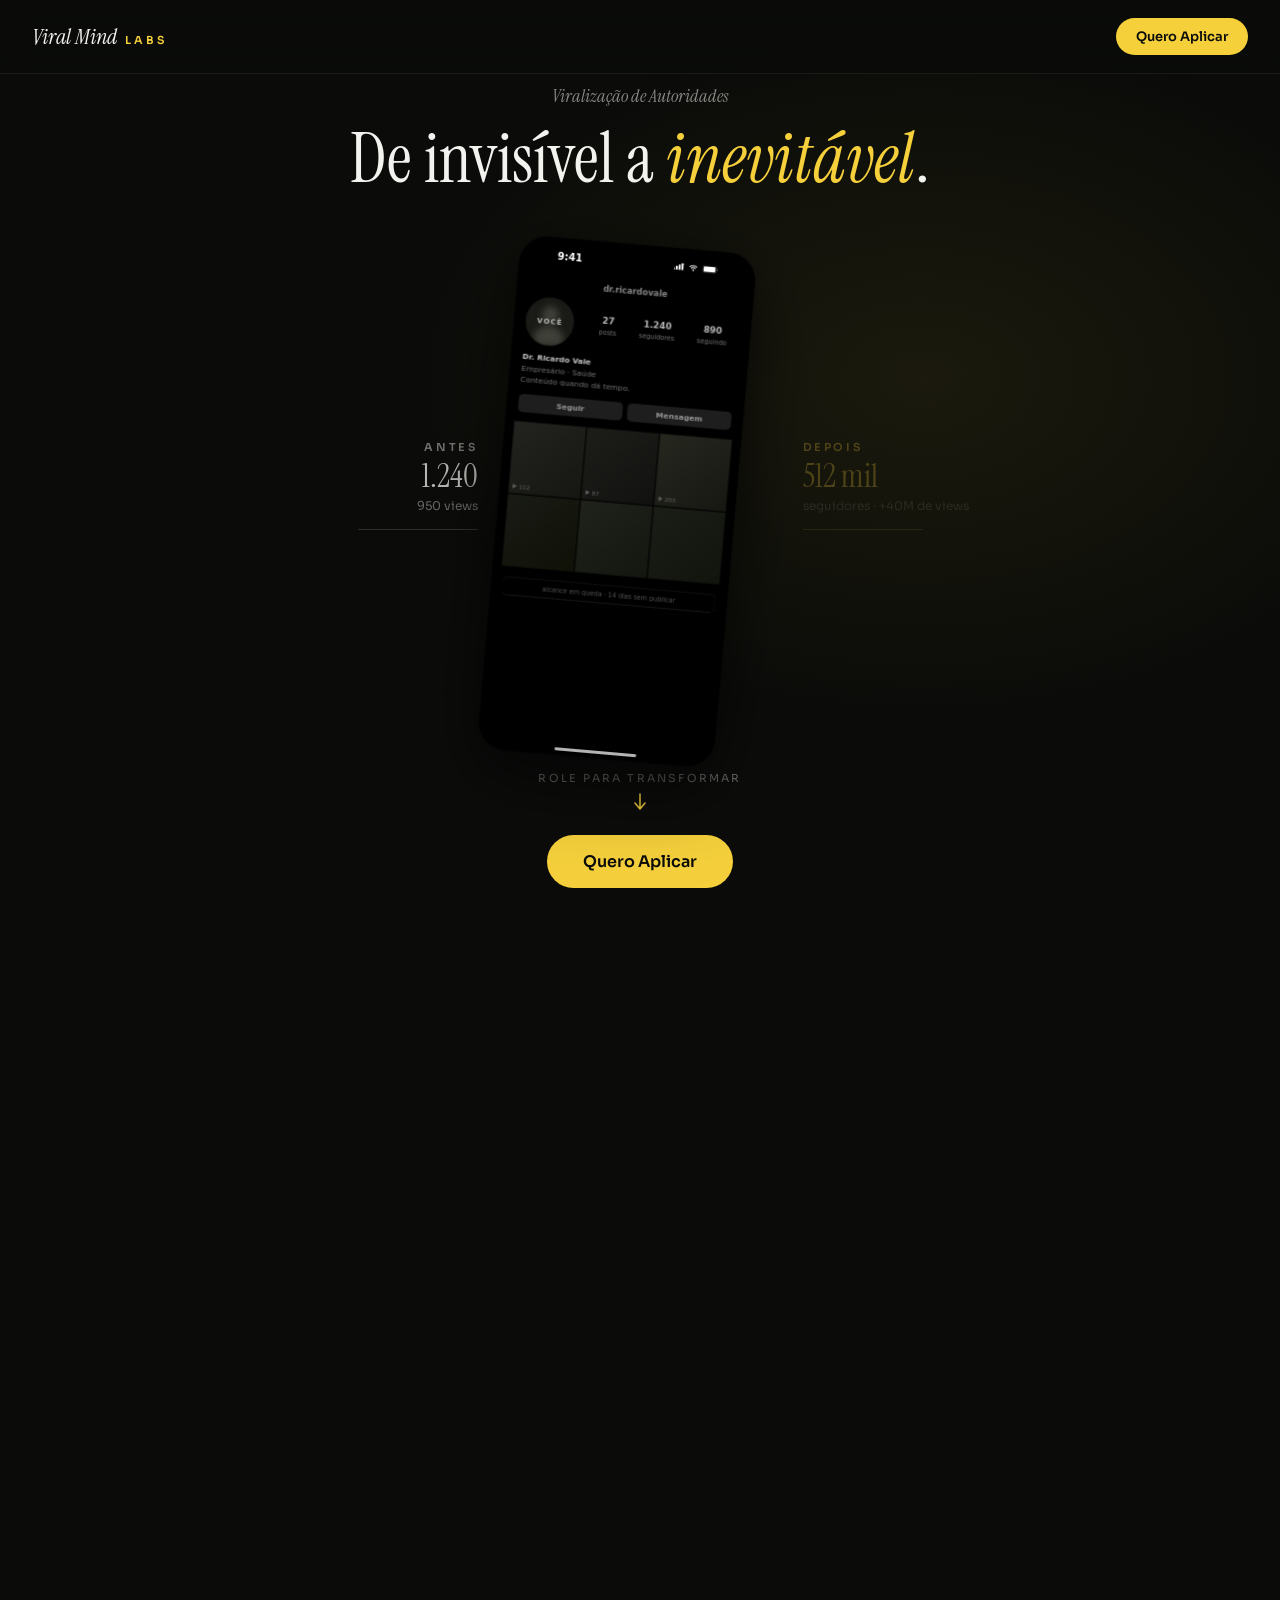
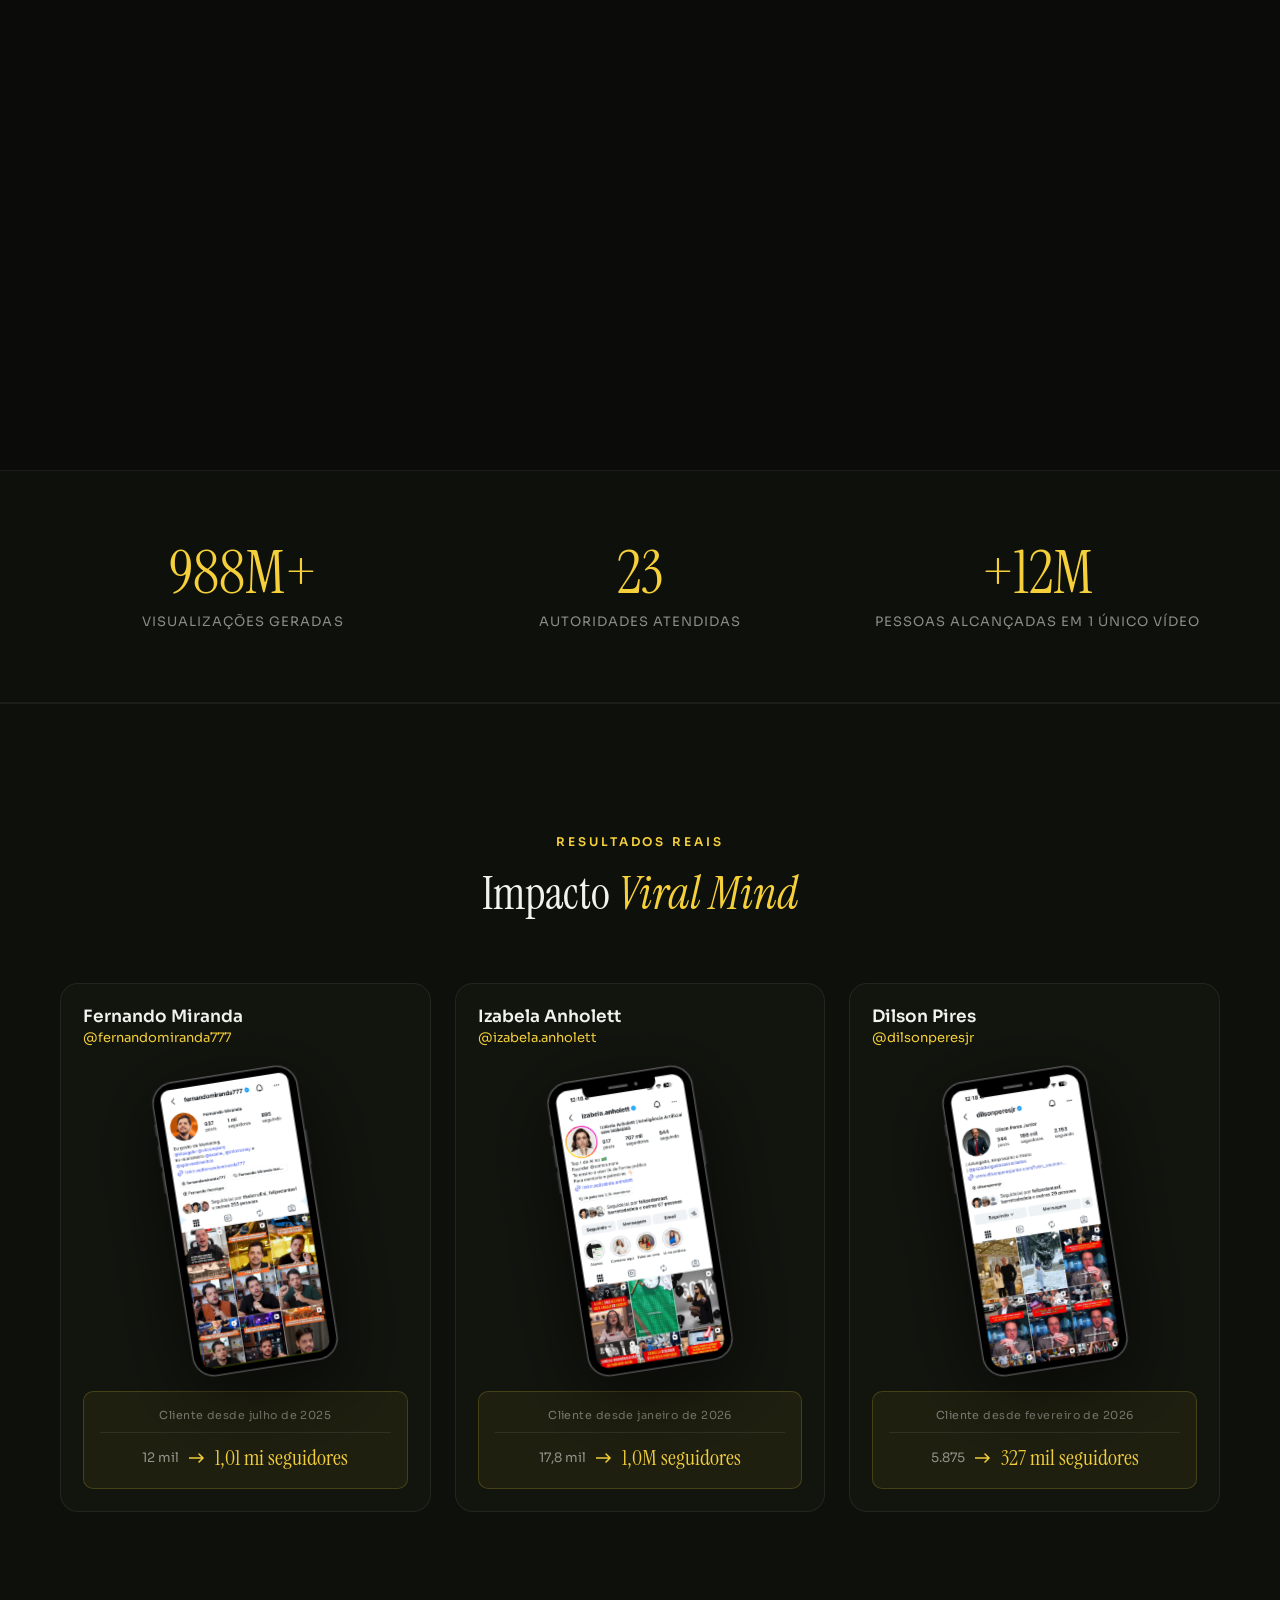
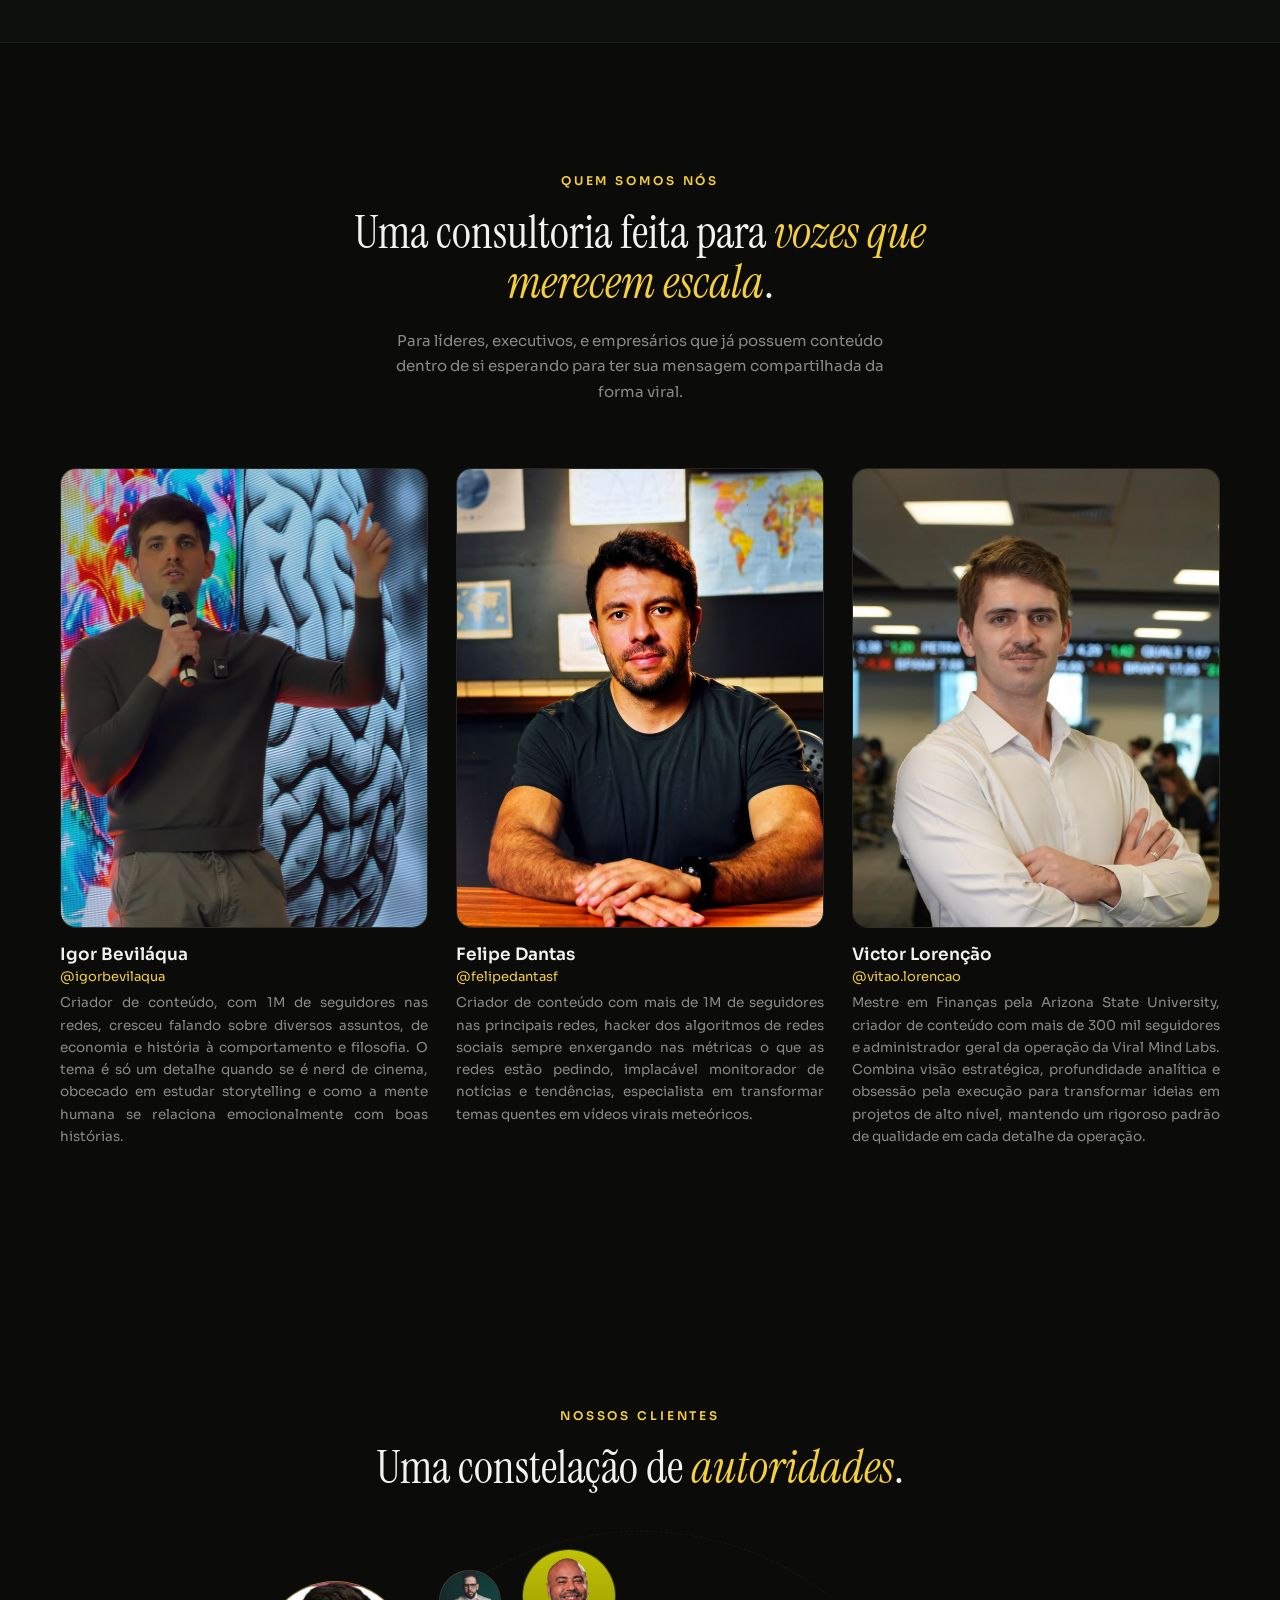
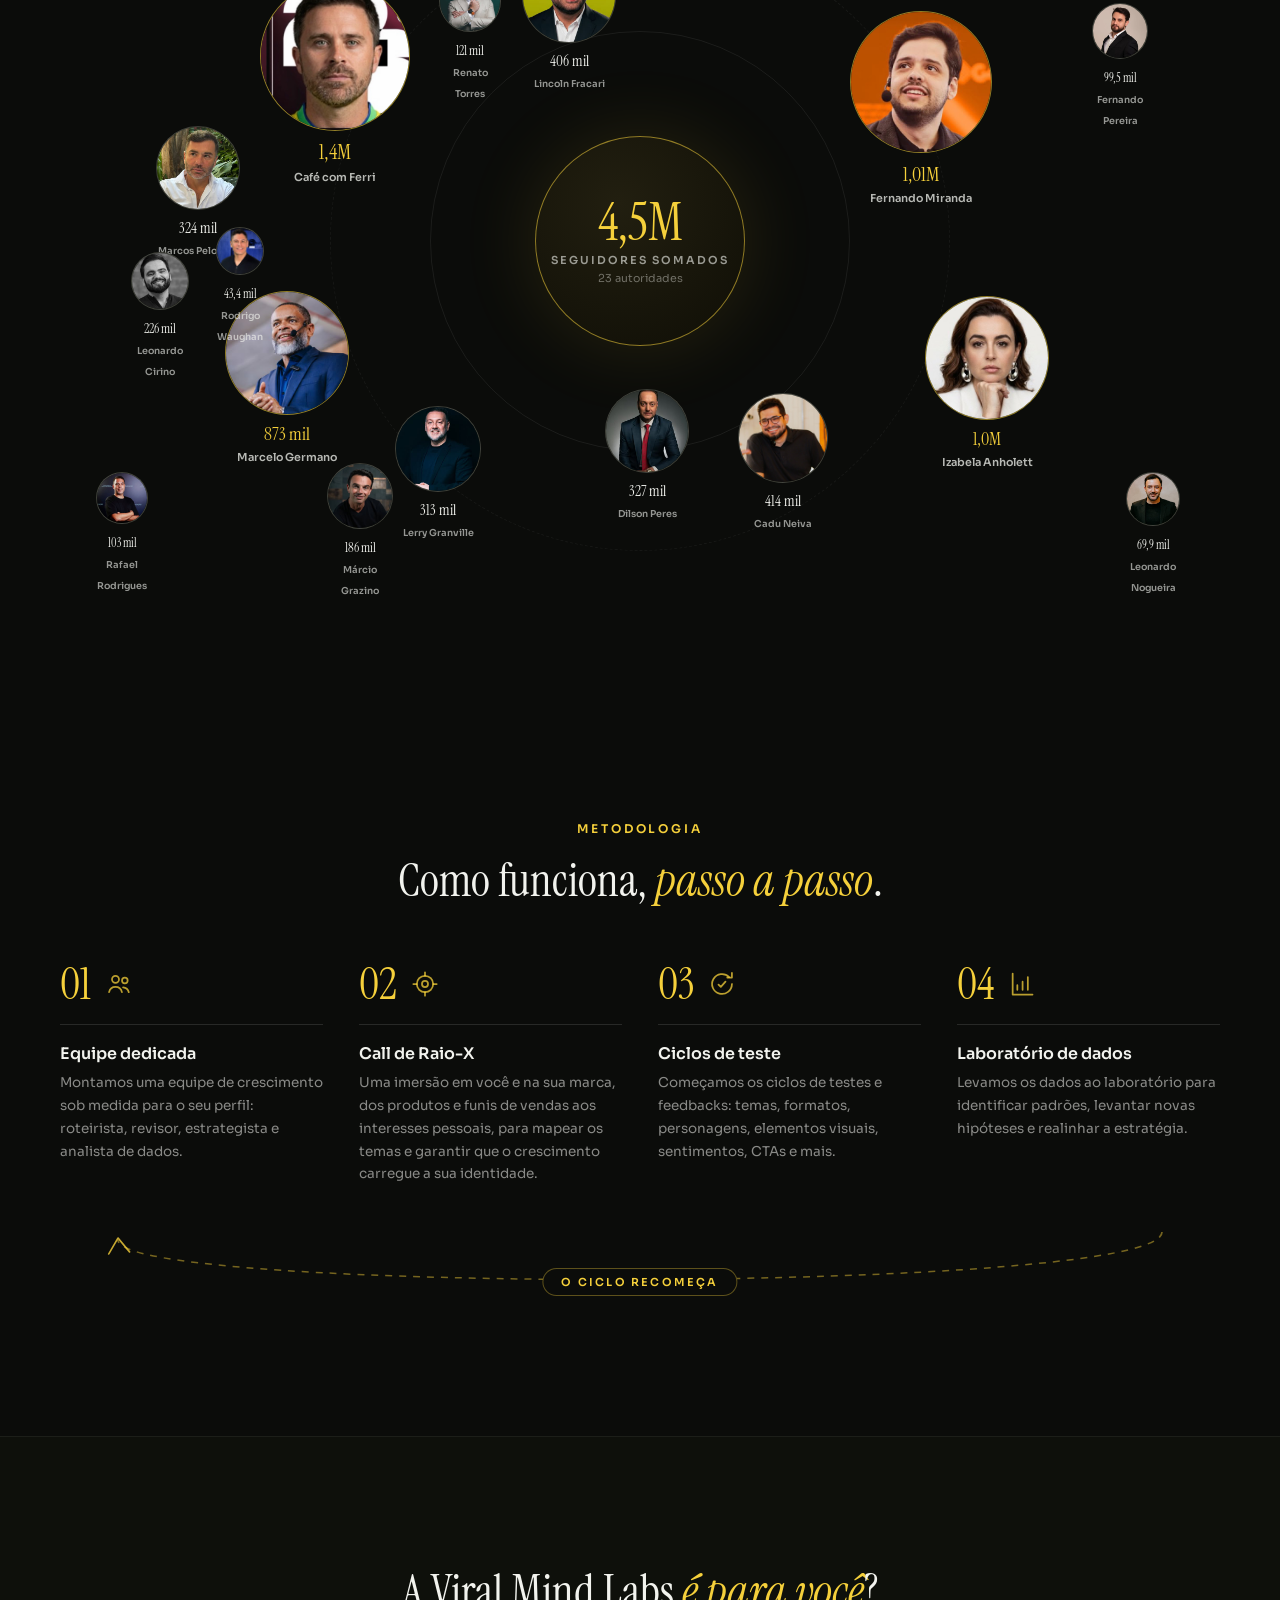
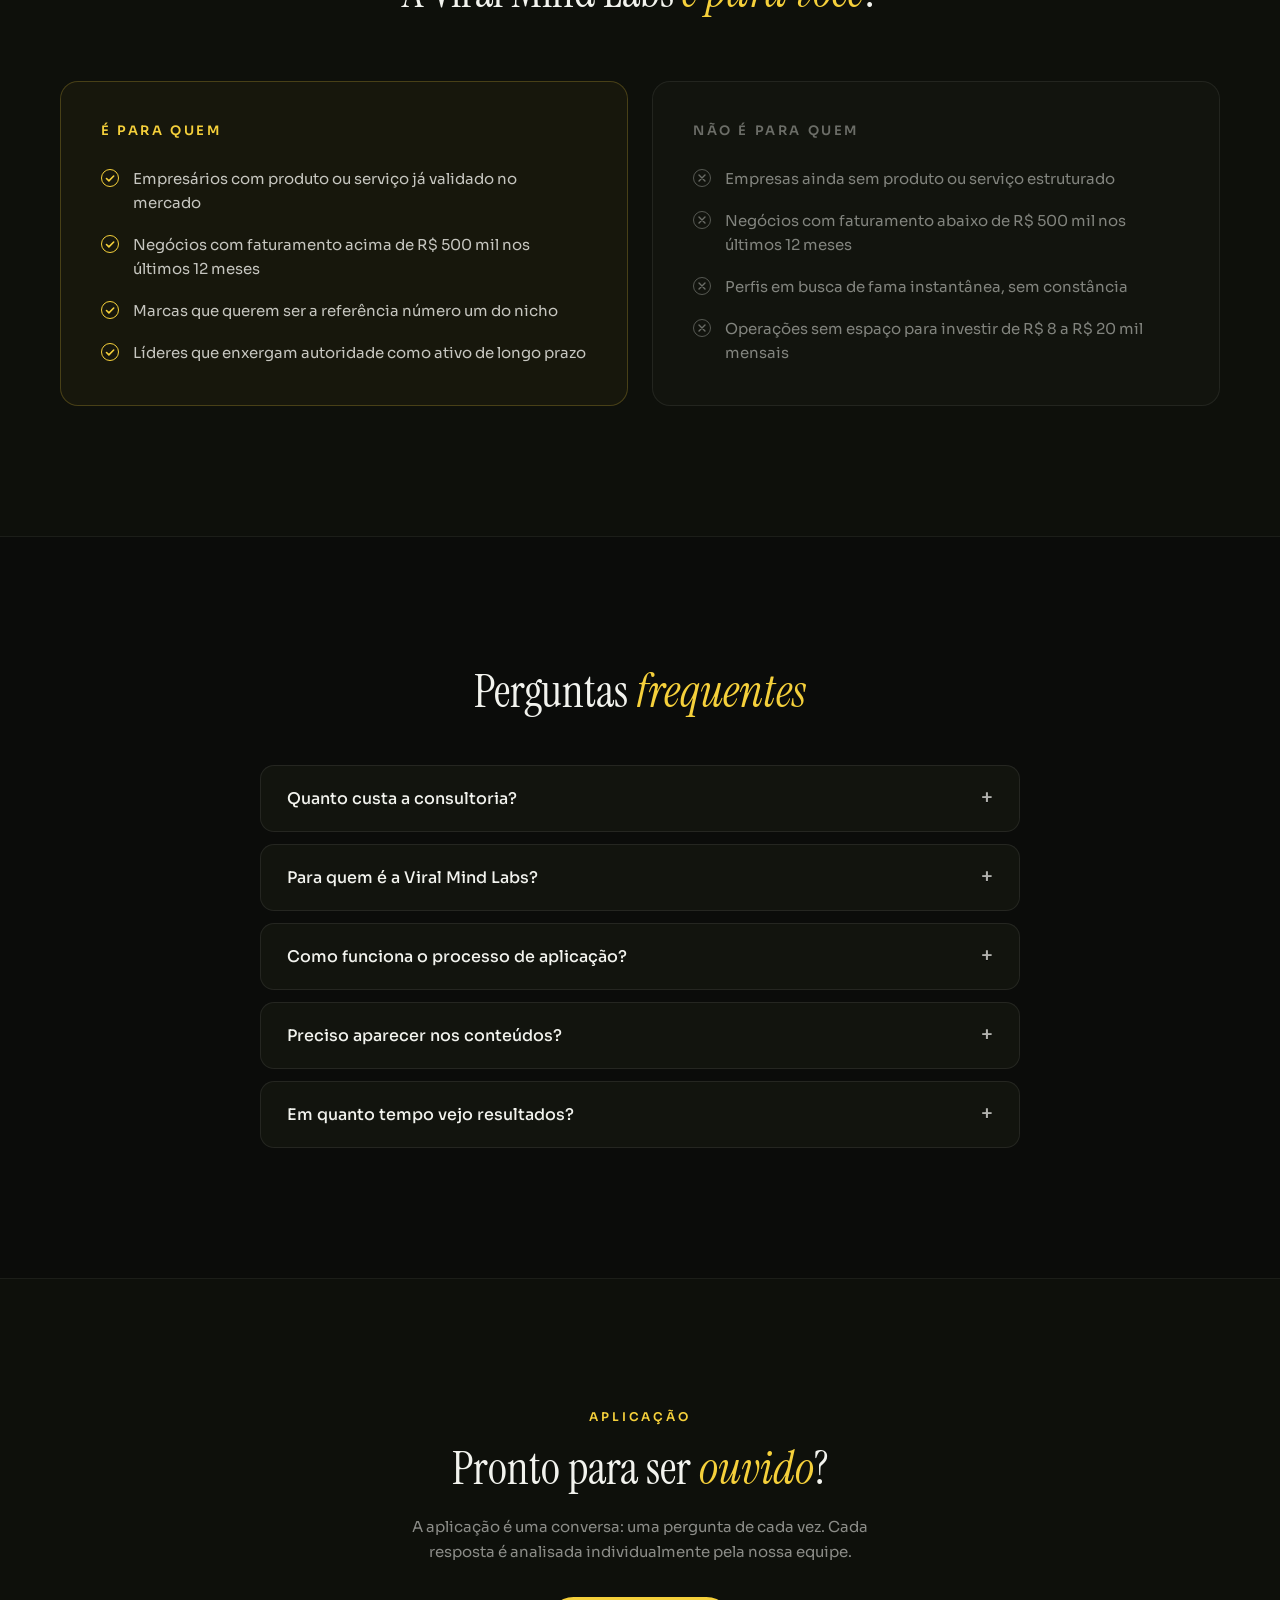
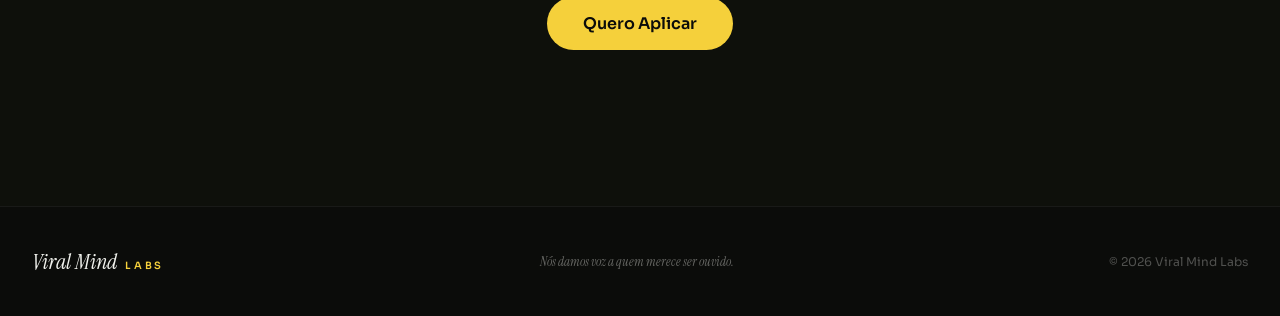
<file: index.html>
<!DOCTYPE html>
<html lang="pt-BR">
<head>
<meta charset="utf-8">
<meta name="viewport" content="width=device-width, initial-scale=1">
<title>Viral Mind Labs: De invisível a inevitável</title>
<meta name="description" content="Consultoria de viralização para autoridades: negócios acima de R$ 500 mil/ano que querem virar referência nas redes.">
<meta property="og:type" content="website">
<meta property="og:url" content="https://viralmindlabs.com/">
<meta property="og:site_name" content="Viral Mind Labs">
<meta property="og:title" content="Viral Mind Labs: De invisível a inevitável">
<meta property="og:description" content="Consultoria de viralização para autoridades: negócios acima de R$ 500 mil/ano que querem virar referência nas redes.">
<meta property="og:image" content="https://viralmindlabs.com/assets/img/og-image.jpg">
<meta property="og:image:width" content="1200">
<meta property="og:image:height" content="630">
<meta property="og:locale" content="pt_BR">
<meta name="twitter:card" content="summary_large_image">
<link rel="icon" type="image/svg+xml" href="assets/img/favicon.svg">
<link rel="preconnect" href="https://fonts.googleapis.com">
<link rel="preconnect" href="https://fonts.gstatic.com" crossorigin>
<link href="https://fonts.googleapis.com/css2?family=Instrument+Serif:ital@0;1&family=Sora:wght@300;400;500;600;700&display=swap" rel="stylesheet">
<link rel="stylesheet" href="style.css?v=12">
<script>
  // Links do OpenInApp chegam com &amp; no lugar de &. Limpa a query antes do Clarity
  // e do attribution.js: &amp; vira &, sai o prefixo amp; da chave, chave de campanha
  // em minúsculas e a primeira ocorrência não vazia vence. O hash fica como veio.
  (function (l, h) {
    try {
      var s = l.search;
      if (!s || !/&(amp|#38|#x26);|[?&]amp;/i.test(s)) return;
      var q = s.slice(1), i, next;
      for (i = 0; i < 5; i++) {
        next = q.replace(/&(amp|#38|#x26);/gi, "&");
        if (next === q) break;
        q = next;
      }
      var dec = function (x) { try { return decodeURIComponent(x.replace(/\+/g, " ")); } catch (err) { return x; } };
      var parts = q.split("&"), out = [], seen = {};
      for (i = 0; i < parts.length; i++) {
        if (!parts[i]) continue;
        var eq = parts[i].indexOf("=");
        var key = dec(eq < 0 ? parts[i] : parts[i].slice(0, eq)).trim();
        var val = eq < 0 ? "" : parts[i].slice(eq + 1);
        while (/^amp;/i.test(key)) key = key.slice(4).trim();
        if (!key) continue;
        if (/^(utm_|gclid$|fbclid$|vml_cid$)/i.test(key)) {
          key = key.toLowerCase();
          if (!dec(val).trim() || seen["k" + key]) continue;
          seen["k" + key] = 1;
        }
        out.push(encodeURIComponent(key) + (eq < 0 ? "" : "=" + val));
      }
      var clean = out.join("&");
      if ("?" + clean === s) return;
      h.replaceState(null, "", l.pathname + (clean ? "?" + clean : "") + l.hash);
    } catch (err) {}
  })(location, history);
</script>
<script type="text/javascript">
    (function(c,l,a,r,i,t,y){
        c[a]=c[a]||function(){(c[a].q=c[a].q||[]).push(arguments)};
        t=l.createElement(r);t.async=1;t.src="https://www.clarity.ms/tag/"+i;
        y=l.getElementsByTagName(r)[0];y.parentNode.insertBefore(t,y);
    })(window, document, "clarity", "script", "z4igsjjru1");
</script>
</head>
<body>

<header>
  <a class="logo" href="/">
    <span class="logo-main">Viral Mind</span>
    <span class="logo-sub">Labs</span>
  </a>
  <a href="/aplicar" class="btn btn-sm">Quero Aplicar</a>
</header>


<!-- HERO -->
<section id="hero">
  <div class="hero-sticky">
    <div class="hero-glow"></div>
    <div class="hero-inner">
      <p class="hero-kicker">Viralização de Autoridades</p>
      <h1 class="hero-title">De invisível a <em>inevitável</em>.</h1>
      <div class="hero-grid" data-r="g900-1">
        <div class="hero-label before" data-r="hide900" id="lblB">
          <span class="hero-label-tag">Antes</span>
          <span class="hero-label-num">1.240</span>
          <span class="hero-label-sub">950 views</span>
          <div class="hero-label-rule"></div>
        </div>

        <div id="phoneBox">
          <div id="phone">
            <div class="ios-device">
              <div class="ios-island"></div>
              <div class="ios-status">
                <span>9:41</span>
                <span class="ios-icons">
                  <svg width="19" height="12" viewBox="0 0 19 12"><rect x="0" y="7.5" width="3.2" height="4.5" rx="0.7"></rect><rect x="4.8" y="5" width="3.2" height="7" rx="0.7"></rect><rect x="9.6" y="2.5" width="3.2" height="9.5" rx="0.7"></rect><rect x="14.4" y="0" width="3.2" height="12" rx="0.7"></rect></svg>
                  <svg width="17" height="12" viewBox="0 0 17 12"><path d="M8.5 3.2C10.8 3.2 12.9 4.1 14.4 5.6L15.5 4.5C13.7 2.7 11.2 1.5 8.5 1.5C5.8 1.5 3.3 2.7 1.5 4.5L2.6 5.6C4.1 4.1 6.2 3.2 8.5 3.2Z"></path><path d="M8.5 6.8C9.9 6.8 11.1 7.3 12 8.2L13.1 7.1C11.8 5.9 10.2 5.1 8.5 5.1C6.8 5.1 5.2 5.9 3.9 7.1L5 8.2C5.9 7.3 7.1 6.8 8.5 6.8Z"></path><circle cx="8.5" cy="10.5" r="1.5"></circle></svg>
                  <svg width="27" height="13" viewBox="0 0 27 13"><rect x="0.5" y="0.5" width="23" height="12" rx="3.5" stroke="#fff" stroke-opacity="0.35" fill="none"></rect><rect x="2" y="2" width="20" height="9" rx="2"></rect><path d="M25 4.5V8.5C25.8 8.2 26.5 7.2 26.5 6.5C26.5 5.8 25.8 4.8 25 4.5Z" fill-opacity="0.4"></path></svg>
                </span>
              </div>
              <div class="ios-content">
                <!-- ANTES -->
                <div class="ig ig-before" id="ig-before">
                  <div class="ig-handle">dr.ricardovale</div>
                  <div class="ig-row">
                    <div class="ig-avatar"><svg viewBox="0 0 100 100"><circle cx="50" cy="36" r="17" fill="#3f4139"></circle><ellipse cx="50" cy="84" rx="30" ry="24" fill="#3f4139"></ellipse></svg><span>VOCÊ</span></div>
                    <div class="ig-stats">
                      <div class="ig-stat"><b>27</b><span>posts</span></div>
                      <div class="ig-stat"><b>1.240</b><span>seguidores</span></div>
                      <div class="ig-stat"><b>890</b><span>seguindo</span></div>
                    </div>
                  </div>
                  <div class="ig-bio"><strong>Dr. Ricardo Vale</strong><br><span>Empresário · Saúde<br>Conteúdo quando dá tempo.</span></div>
                  <div class="ig-actions"><div>Seguir</div><div>Mensagem</div></div>
                  <div class="ig-grid">
                    <div style="background:linear-gradient(140deg,#232420,#161713)"><span class="ig-grid-views"><svg width="8" height="8" viewBox="0 0 10 10"><path d="M1 0l8 5-8 5z" fill="#666"></path></svg>112</span></div>
                    <div style="background:linear-gradient(140deg,#1d1e1a,#121310)"><span class="ig-grid-views"><svg width="8" height="8" viewBox="0 0 10 10"><path d="M1 0l8 5-8 5z" fill="#666"></path></svg>87</span></div>
                    <div style="background:linear-gradient(140deg,#26271f,#171812)"><span class="ig-grid-views"><svg width="8" height="8" viewBox="0 0 10 10"><path d="M1 0l8 5-8 5z" fill="#666"></path></svg>203</span></div>
                    <div style="background:linear-gradient(140deg,#191b15,#101208)"></div>
                    <div style="background:linear-gradient(140deg,#20221c,#141610)"></div>
                    <div style="background:linear-gradient(140deg,#1b1d17,#12140e)"></div>
                  </div>
                  <div class="ig-empty-note">alcance em queda · 14 dias sem publicar</div>
                </div>

                <!-- DEPOIS -->
                <div class="ig ig-after" id="ig-after">
                  <div class="ig-handle-after">dr.ricardovale
                    <svg width="14" height="14" viewBox="0 0 24 22"><circle cx="12" cy="12" r="11" fill="#0095f6"></circle><path d="M7 12.5l3.2 3.2L17 9" stroke="#fff" stroke-width="2.4" fill="none" stroke-linecap="round" stroke-linejoin="round"></path></svg>
                  </div>
                  <div class="ig-row">
                    <div class="ig-avatar-ring"><div class="ig-avatar"><svg viewBox="0 0 100 100"><circle cx="50" cy="36" r="17" fill="#8a7430"></circle><ellipse cx="50" cy="84" rx="30" ry="24" fill="#8a7430"></ellipse></svg><span>VOCÊ</span></div></div>
                    <div class="ig-stats after">
                      <div class="ig-stat"><b data-morph-from="27" data-morph-to="312">312</b><span>posts</span></div>
                      <div class="ig-stat"><span class="ig-follow-count" data-morph-from="1240" data-morph-to="512000">512 mil</span><span>seguidores</span></div>
                      <div class="ig-stat"><b>412</b><span>seguindo</span></div>
                    </div>
                  </div>
                  <div class="ig-bio ig-bio-after"><strong>Dr. Ricardo Vale</strong> <span class="badge">· autoridade</span><br><span>Referência nacional em saúde<br>+40M de visualizações · Palestrante</span></div>
                  <div class="ig-highlights">
                    <div class="ig-highlight"><div class="ig-highlight-ring"><div></div></div><span>Imprensa</span></div>
                    <div class="ig-highlight"><div class="ig-highlight-ring"><div></div></div><span>Palestras</span></div>
                    <div class="ig-highlight"><div class="ig-highlight-ring"><div></div></div><span>Cases</span></div>
                    <div class="ig-highlight"><div class="ig-highlight-ring"><div></div></div><span>Bastidores</span></div>
                  </div>
                  <div class="ig-spark">
                    <span class="ig-spark-lbl">Crescimento · últimos 90 dias</span>
                    <svg viewBox="0 0 200 44" preserveAspectRatio="none">
                      <path id="spark-line" pathLength="100" d="M2 41 C 30 40, 52 37, 74 32 S 116 22, 140 15 S 178 5, 198 3" fill="none" stroke="#F5D03B" stroke-width="2" stroke-linecap="round"></path>
                    </svg>
                  </div>
                  <div class="ig-actions ig-actions-after"><div>Seguir</div><div>Mensagem</div></div>
                  <div class="ig-grid">
                    <div style="background:linear-gradient(150deg,#5a4c16,#141610)"><span class="ig-grid-views big"><svg width="9" height="9" viewBox="0 0 10 10"><path d="M1 0l8 5-8 5z" fill="#fff"></path></svg><span data-morph-from="112" data-morph-to="4100000">4,1 mi</span></span></div>
                    <div style="background:linear-gradient(150deg,#2e3b45,#10151a)"><span class="ig-grid-views big"><svg width="9" height="9" viewBox="0 0 10 10"><path d="M1 0l8 5-8 5z" fill="#fff"></path></svg><span data-morph-from="87" data-morph-to="2700000">2,7 mi</span></span></div>
                    <div style="background:linear-gradient(150deg,#4a3a1f,#171208)"><span class="ig-grid-views big"><svg width="9" height="9" viewBox="0 0 10 10"><path d="M1 0l8 5-8 5z" fill="#fff"></path></svg><span data-morph-from="203" data-morph-to="1900000">1,9 mi</span></span></div>
                    <div style="background:linear-gradient(150deg,#3f4a2c,#12160d)"><span class="ig-grid-views big"><svg width="9" height="9" viewBox="0 0 10 10"><path d="M1 0l8 5-8 5z" fill="#fff"></path></svg><span data-morph-from="64" data-morph-to="1400000">1,4 mi</span></span></div>
                    <div style="background:linear-gradient(150deg,#4a2f2f,#170f0f)"><span class="ig-grid-views big"><svg width="9" height="9" viewBox="0 0 10 10"><path d="M1 0l8 5-8 5z" fill="#fff"></path></svg><span data-morph-from="41" data-morph-to="980000">980 mil</span></span></div>
                    <div style="background:linear-gradient(150deg,#2f3f4a,#0f1417)"><span class="ig-grid-views big"><svg width="9" height="9" viewBox="0 0 10 10"><path d="M1 0l8 5-8 5z" fill="#fff"></path></svg><span data-morph-from="28" data-morph-to="870000">870 mil</span></span></div>
                  </div>
                  <div class="ig-float-pill" style="bottom:120px;left:10px;animation-duration:5s;animation-delay:-2s">
                    <span style="font-size:12px;font-weight:700;color:#F5D03B">+52,7 mil</span>
                    <span style="font-size:12px;color:#ddd">novos seguidores hoje</span>
                  </div>
                </div>
              </div>
              <div class="ios-home"><div class="ios-home-bar"></div></div>
            </div>
          </div>
        </div>

        <div class="hero-label after" data-r="hide900" id="lblA">
          <span class="hero-label-tag">Depois</span>
          <span class="hero-label-num">512 mil</span>
          <span class="hero-label-sub">seguidores · +40M de views</span>
          <div class="hero-label-rule"></div>
        </div>
      </div>

      <div id="hint">
        <span>Role para transformar</span>
        <svg width="14" height="18" viewBox="0 0 14 18"><path d="M7 1v14M2 10l5 6 5-6" stroke="#F5D03B" stroke-width="1.6" fill="none" stroke-linecap="round" stroke-linejoin="round"></path></svg>
      </div>
      <div class="hero-cta-row">
        <a href="/aplicar" class="btn">Quero Aplicar</a>
        <span class="hero-cta-note">Para negócios acima de R$ 500 mil/ano</span>
      </div>
    </div>
  </div>
</section>

<!-- NÚMEROS -->
<section id="numeros">
  <div class="wrap stats-grid" data-r="g600-1">
    <div data-reveal="0">
      <div class="stat-num"><span data-count-to="1046">0</span>M+</div>
      <div class="stat-label">Visualizações geradas</div>
    </div>
    <div data-reveal="1">
      <div class="stat-num"><span data-count-to="24">0</span></div>
      <div class="stat-label">Autoridades atendidas</div>
    </div>
    <div data-reveal="2">
      <div class="stat-num">+<span data-count-to="13">0</span>M</div>
      <div class="stat-label">Pessoas alcançadas em 1 único vídeo</div>
    </div>
  </div>
</section>

<!-- CASES -->
<section id="cases">
  <div class="wrap" data-r="pad">
    <p class="eyebrow" data-reveal="0">Resultados reais</p>
    <h2 data-reveal="1" style="margin-bottom:64px">Impacto <em>Viral Mind</em></h2>
    <div class="cases-grid" data-r="g900-1">
      <a class="case-card" href="https://www.instagram.com/fernandomiranda777/" target="_blank" rel="noopener noreferrer" data-reveal="2">
        <div><div class="case-name">Fernando Miranda</div><div class="case-handle">@fernandomiranda777</div></div>
        <div class="case-mockup">
          <img src="assets/img/case-fernando.png" alt="Perfil de @fernandomiranda777 hoje, resultado da consultoria Viral Mind Labs">
        </div>
        <div class="case-result">
          <span class="case-since">Cliente desde julho de 2025</span>
          <div class="case-growth">
            <span class="from">12 mil</span>
            <svg width="16" height="10" viewBox="0 0 16 10"><path d="M0 5h13M10 1l4 4-4 4" stroke="#F5D03B" stroke-width="1.5" fill="none" stroke-linecap="round"></path></svg>
            <span class="to">1,01 mi seguidores</span>
          </div>
        </div>
      </a>
      <a class="case-card" href="https://www.instagram.com/izabela.anholett/" target="_blank" rel="noopener noreferrer" data-reveal="3">
        <div><div class="case-name">Izabela Anholett</div><div class="case-handle">@izabela.anholett</div></div>
        <div class="case-mockup">
          <img src="assets/img/case-izabela.png" alt="Perfil de @izabela.anholett hoje, resultado da consultoria Viral Mind Labs">
        </div>
        <div class="case-result">
          <span class="case-since">Cliente desde janeiro de 2026</span>
          <div class="case-growth">
            <span class="from" data-ig-from="izabela.anholett">17,8 mil</span>
            <svg width="16" height="10" viewBox="0 0 16 10"><path d="M0 5h13M10 1l4 4-4 4" stroke="#F5D03B" stroke-width="1.5" fill="none" stroke-linecap="round"></path></svg>
            <span class="to" data-ig-to="izabela.anholett">1,0M seguidores</span>
          </div>
        </div>
      </a>
      <a class="case-card" href="https://www.instagram.com/dilsonperesjr/" target="_blank" rel="noopener noreferrer" data-reveal="4">
        <div><div class="case-name">Dilson Pires</div><div class="case-handle">@dilsonperesjr</div></div>
        <div class="case-mockup">
          <img src="assets/img/case-dilson.png" alt="Perfil de @dilsonperesjr hoje, resultado da consultoria Viral Mind Labs">
        </div>
        <div class="case-result">
          <span class="case-since">Cliente desde fevereiro de 2026</span>
          <div class="case-growth">
            <span class="from" data-ig-from="dilsonperesjr">5.875</span>
            <svg width="16" height="10" viewBox="0 0 16 10"><path d="M0 5h13M10 1l4 4-4 4" stroke="#F5D03B" stroke-width="1.5" fill="none" stroke-linecap="round"></path></svg>
            <span class="to" data-ig-to="dilsonperesjr">327 mil seguidores</span>
          </div>
        </div>
      </a>
    </div>
  </div>
</section>

<!-- QUEM SOMOS -->
<section id="quem-somos" data-r="pad">
  <div class="wrap">
    <p class="eyebrow" data-reveal="0">Quem somos nós</p>
    <h2 data-reveal="1">Uma consultoria feita para <em>vozes que merecem escala</em>.</h2>
    <p class="lede" data-reveal="2">Para líderes, executivos, e empresários que já possuem conteúdo dentro de si esperando para ter sua mensagem compartilhada da forma viral.</p>
    <div class="founders" data-r="g900-2">
      <div class="founder" data-reveal="2">
        <a class="founder-photo imgslot" href="https://www.instagram.com/igorbevilaqua/" target="_blank" rel="noopener noreferrer"><img src="assets/img/founder-igor.jpg" alt="Igor Beviláqua" style="object-position:center 15%"></a>
        <div>
          <div class="founder-name">Igor Beviláqua</div>
          <a class="founder-handle" href="https://www.instagram.com/igorbevilaqua/" target="_blank" rel="noopener noreferrer">@igorbevilaqua</a>
          <div class="founder-bio">Criador de conteúdo, com 1M de seguidores nas redes, cresceu falando sobre diversos assuntos, de economia e história à comportamento e filosofia. O tema é só um detalhe quando se é nerd de cinema, obcecado em estudar storytelling e como a mente humana se relaciona emocionalmente com boas histórias.</div>
        </div>
      </div>
      <div class="founder" data-reveal="3">
        <a class="founder-photo imgslot" href="https://www.instagram.com/felipedantasf/" target="_blank" rel="noopener noreferrer"><img src="assets/img/founder-felipe.jpg" alt="Felipe Dantas"></a>
        <div>
          <div class="founder-name">Felipe Dantas</div>
          <a class="founder-handle" href="https://www.instagram.com/felipedantasf/" target="_blank" rel="noopener noreferrer">@felipedantasf</a>
          <div class="founder-bio">Criador de conteúdo com mais de 1M de seguidores nas principais redes, hacker dos algoritmos de redes sociais sempre enxergando nas métricas o que as redes estão pedindo, implacável monitorador de notícias e tendências, especialista em transformar temas quentes em vídeos virais meteóricos.</div>
        </div>
      </div>
      <div class="founder" data-reveal="4">
        <a class="founder-photo imgslot" href="https://www.instagram.com/vitao.lorencao/" target="_blank" rel="noopener noreferrer"><img src="assets/img/founder-victor.jpg" alt="Victor Lorenção" style="object-position:center 10%"></a>
        <div>
          <div class="founder-name">Victor Lorenção</div>
          <a class="founder-handle" href="https://www.instagram.com/vitao.lorencao/" target="_blank" rel="noopener noreferrer">@vitao.lorencao</a>
          <div class="founder-bio">Mestre em Finanças pela Arizona State University, criador de conteúdo com mais de 300 mil seguidores e administrador geral da operação da Viral Mind Labs. Combina visão estratégica, profundidade analítica e obsessão pela execução para transformar ideias em projetos de alto nível, mantendo um rigoroso padrão de qualidade em cada detalhe da operação.</div>
        </div>
      </div>
    </div>
  </div>
</section>

<!-- NOSSOS CLIENTES -->
<section id="clientes">
  <div class="wrap">
    <p class="eyebrow" data-reveal="0">Nossos clientes</p>
    <h2 data-reveal="1" style="margin-bottom:48px;max-width:680px">Uma constelação de <em>autoridades</em>.</h2>

    <div id="const-wrap" data-r="hide900">
      <div id="const">
        <div class="const-ring" style="left:340px;top:90px;width:420px;height:420px;border:1px solid rgba(255,255,255,0.07)"></div>
        <div class="const-ring" style="left:240px;top:-10px;width:620px;height:620px;border:1px dashed rgba(255,255,255,0.05);animation:vmlSpin 120s linear infinite"></div>
        <div class="const-center">
          <b>4,5M</b>
          <span class="lbl">seguidores somados</span>
          <span class="sub">23 autoridades</span>
        </div>

        <a class="const-node" data-reveal="0" href="https://www.instagram.com/cafecomferri/" target="_blank" rel="noopener noreferrer" style="left:170px;top:40px;width:150px;animation-duration:7s">
          <div class="photo imgslot circle" style="width:150px;height:150px"><img src="assets/img/clientes/cliente-2.jpg" alt="Café com Ferri"></div>
          <div class="caption"><span class="num" data-ig="cafecomferri" style="font-size:21px">1,4M</span><br><span class="name">Café com Ferri</span></div>
        </a>
        <a class="const-node" data-reveal="1" href="https://www.instagram.com/fernandomiranda777/" target="_blank" rel="noopener noreferrer" style="left:760px;top:70px;width:142px;animation-duration:8s;animation-delay:-3s">
          <div class="photo imgslot circle" style="width:142px;height:142px"><img src="assets/img/clientes/cliente-16.jpg" alt="Fernando Miranda"></div>
          <div class="caption"><span class="num" data-ig="fernandomiranda777" style="font-size:20px">1,01M</span><br><span class="name">Fernando Miranda</span></div>
        </a>
        <a class="const-node" data-reveal="2" href="https://www.instagram.com/marcelogermanoeag/" target="_blank" rel="noopener noreferrer" style="left:135px;top:350px;width:124px;animation-duration:6.5s;animation-delay:-1.5s">
          <div class="photo imgslot circle" style="width:124px;height:124px"><img src="assets/img/clientes/cliente-1.jpg" alt="Marcelo Germano"></div>
          <div class="caption"><span class="num" data-ig="marcelogermanoeag" style="font-size:18px">873 mil</span><br><span class="name">Marcelo Germano</span></div>
        </a>
        <a class="const-node" data-reveal="3" href="https://www.instagram.com/izabela.anholett/" target="_blank" rel="noopener noreferrer" style="left:835px;top:355px;width:124px;animation-duration:7.5s;animation-delay:-5s">
          <div class="photo imgslot circle" style="width:124px;height:124px"><img src="assets/img/clientes/cliente-3.jpg" alt="Izabela Anholett"></div>
          <div class="caption"><span class="num" data-ig="izabela.anholett" style="font-size:18px">1,0M</span><br><span class="name">Izabela Anholett</span></div>
        </a>
        <a class="const-node dim" data-reveal="4" href="https://www.instagram.com/lincolnfracari/" target="_blank" rel="noopener noreferrer" style="left:432px;top:8px;width:94px;animation-duration:6s;animation-delay:-2s">
          <div class="photo imgslot circle" style="width:94px;height:94px"><img src="assets/img/clientes/cliente-5.jpg" alt="Lincoln Fracari"></div>
          <div class="caption"><span class="num" data-ig="lincolnfracari" style="font-size:15px">406 mil</span><br><span class="name">Lincoln Fracari</span></div>
        </a>
        <a class="const-node dim" data-reveal="5" href="https://www.instagram.com/caduneiva/" target="_blank" rel="noopener noreferrer" style="left:648px;top:452px;width:90px;animation-duration:7s;animation-delay:-4s">
          <div class="photo imgslot circle" style="width:90px;height:90px"><img src="assets/img/clientes/cliente-6.jpg" alt="Cadu Neiva"></div>
          <div class="caption"><span class="num" data-ig="caduneiva" style="font-size:15px">414 mil</span><br><span class="name">Cadu Neiva</span></div>
        </a>
        <a class="const-node dim" data-reveal="6" href="https://www.instagram.com/granvas/" target="_blank" rel="noopener noreferrer" style="left:305px;top:465px;width:86px;animation-duration:8s;animation-delay:-1s">
          <div class="photo imgslot circle" style="width:86px;height:86px"><img src="assets/img/clientes/cliente-7.jpg" alt="Lerry Granville"></div>
          <div class="caption"><span class="num" data-ig="granvas" style="font-size:15px">313 mil</span><br><span class="name">Lerry Granville</span></div>
        </a>
        <a class="const-node dim" data-reveal="7" href="https://www.instagram.com/marcospelozato.oficial/" target="_blank" rel="noopener noreferrer" style="left:66px;top:185px;width:84px;animation-duration:7.2s;animation-delay:-2.6s">
          <div class="photo imgslot circle" style="width:84px;height:84px"><img src="assets/img/clientes/cliente-9.jpg" alt="Marcos Pelozato"></div>
          <div class="caption"><span class="num" data-ig="marcospelozato.oficial" style="font-size:15px">324 mil</span><br><span class="name">Marcos Pelozato</span></div>
        </a>
        <a class="const-node dim" data-reveal="8" href="https://www.instagram.com/dilsonperesjr/" target="_blank" rel="noopener noreferrer" style="left:515px;top:448px;width:84px;animation-duration:6.2s;animation-delay:-5.2s">
          <div class="photo imgslot circle" style="width:84px;height:84px"><img src="assets/img/clientes/cliente-10.jpg" alt="Dilson Peres"></div>
          <div class="caption"><span class="num" data-ig="dilsonperesjr" style="font-size:15px">327 mil</span><br><span class="name">Dilson Peres</span></div>
        </a>
        <a class="const-node dim" data-reveal="9" href="https://www.instagram.com/marciograzino/" target="_blank" rel="noopener noreferrer" style="left:237px;top:522px;width:66px;animation-duration:6.4s;animation-delay:-1.8s">
          <div class="photo imgslot circle" style="width:66px;height:66px"><img src="assets/img/clientes/cliente-17.jpg" alt="Márcio Grazino"></div>
          <div class="caption"><span class="num" data-ig="marciograzino" style="font-size:13px">186 mil</span><br><span class="name">Márcio Grazino</span></div>
        </a>
        <a class="const-node dim" data-reveal="10" href="https://www.instagram.com/orenatotorres/" target="_blank" rel="noopener noreferrer" style="left:349px;top:29px;width:62px;animation-duration:7.4s">
          <div class="photo imgslot circle" style="width:62px;height:62px"><img src="assets/img/clientes/cliente-11.jpg" alt="Renato Torres"></div>
          <div class="caption"><span class="num" data-ig="orenatotorres" style="font-size:12.5px">121 mil</span><br><span class="name">Renato Torres</span></div>
        </a>
        <a class="const-node dim" data-reveal="11" href="https://www.instagram.com/leonardocirino/" target="_blank" rel="noopener noreferrer" style="left:41px;top:311px;width:58px;animation-duration:8.2s;animation-delay:-3.6s">
          <div class="photo imgslot circle" style="width:58px;height:58px"><img src="assets/img/clientes/cliente-18.jpg" alt="Leonardo Cirino"></div>
          <div class="caption"><span class="num" data-ig="leonardocirino" style="font-size:12.5px">226 mil</span><br><span class="name">Leonardo Cirino</span></div>
        </a>
        <a class="const-node dim" data-reveal="12" href="https://www.instagram.com/fernandopereira.finance/" target="_blank" rel="noopener noreferrer" style="left:1002px;top:62px;width:56px;animation-duration:7.8s;animation-delay:-4.6s">
          <div class="photo imgslot circle" style="width:56px;height:56px"><img src="assets/img/clientes/cliente-14.jpg" alt="Fernando Pereira"></div>
          <div class="caption"><span class="num" data-ig="fernandopereira.finance" style="font-size:12px">99,5 mil</span><br><span class="name">Fernando Pereira</span></div>
        </a>
        <a class="const-node dim" data-reveal="13" href="https://www.instagram.com/leonardorn/" target="_blank" rel="noopener noreferrer" style="left:1036px;top:531px;width:54px;animation-duration:7.6s">
          <div class="photo imgslot circle" style="width:54px;height:54px"><img src="assets/img/clientes/cliente-13.jpg" alt="Leonardo Nogueira"></div>
          <div class="caption"><span class="num" data-ig="leonardorn" style="font-size:12px">69,9 mil</span><br><span class="name">Leonardo Nogueira</span></div>
        </a>
        <a class="const-node dim" data-reveal="14" href="https://www.instagram.com/rafaelrodriguesluiz/" target="_blank" rel="noopener noreferrer" style="left:6px;top:531px;width:52px;animation-duration:6.9s">
          <div class="photo imgslot circle" style="width:52px;height:52px"><img src="assets/img/clientes/cliente-15.jpg" alt="Rafael Rodrigues"></div>
          <div class="caption"><span class="num" data-ig="rafaelrodriguesluiz" style="font-size:12px">103 mil</span><br><span class="name">Rafael Rodrigues</span></div>
        </a>
        <a class="const-node dim" data-reveal="16" href="https://www.instagram.com/rodrigowaughan/" target="_blank" rel="noopener noreferrer" style="left:126px;top:286px;width:48px;animation-duration:7.1s">
          <div class="photo imgslot circle" style="width:48px;height:48px"><img src="assets/img/clientes/cliente-20.jpg" alt="Rodrigo Waughan"></div>
          <div class="caption"><span class="num" data-ig="rodrigowaughan" style="font-size:12px">43,4 mil</span><br><span class="name">Rodrigo Waughan</span></div>
        </a>
      </div>
    </div>

    <div class="clientes-mobile" data-r="show900">
      <div class="clientes-mobile-stat"><b>4,5M</b><span>seguidores somados · 23 autoridades</span></div>
      <div class="clientes-avatars">
        <a class="ca-node" href="https://www.instagram.com/cafecomferri/" target="_blank" rel="noopener noreferrer">
          <div class="ca-photo"><img src="assets/img/clientes/cliente-2.jpg" alt="Café com Ferri"></div>
          <span class="ca-num" data-ig="cafecomferri">1,4M</span><span class="ca-name">Café com Ferri</span>
        </a>
        <a class="ca-node" href="https://www.instagram.com/fernandomiranda777/" target="_blank" rel="noopener noreferrer">
          <div class="ca-photo"><img src="assets/img/clientes/cliente-16.jpg" alt="Fernando Miranda"></div>
          <span class="ca-num" data-ig="fernandomiranda777">1,01M</span><span class="ca-name">Fernando Miranda</span>
        </a>
        <a class="ca-node" href="https://www.instagram.com/marcelogermanoeag/" target="_blank" rel="noopener noreferrer">
          <div class="ca-photo"><img src="assets/img/clientes/cliente-1.jpg" alt="Marcelo Germano"></div>
          <span class="ca-num" data-ig="marcelogermanoeag">873 mil</span><span class="ca-name">Marcelo Germano</span>
        </a>
        <a class="ca-node" href="https://www.instagram.com/izabela.anholett/" target="_blank" rel="noopener noreferrer">
          <div class="ca-photo"><img src="assets/img/clientes/cliente-3.jpg" alt="Izabela Anholett"></div>
          <span class="ca-num" data-ig="izabela.anholett">1,0M</span><span class="ca-name">Izabela Anholett</span>
        </a>
        <a class="ca-node" href="https://www.instagram.com/lincolnfracari/" target="_blank" rel="noopener noreferrer">
          <div class="ca-photo"><img src="assets/img/clientes/cliente-5.jpg" alt="Lincoln Fracari"></div>
          <span class="ca-num" data-ig="lincolnfracari">406 mil</span><span class="ca-name">Lincoln Fracari</span>
        </a>
        <a class="ca-node" href="https://www.instagram.com/caduneiva/" target="_blank" rel="noopener noreferrer">
          <div class="ca-photo"><img src="assets/img/clientes/cliente-6.jpg" alt="Cadu Neiva"></div>
          <span class="ca-num" data-ig="caduneiva">414 mil</span><span class="ca-name">Cadu Neiva</span>
        </a>
        <a class="ca-node" href="https://www.instagram.com/granvas/" target="_blank" rel="noopener noreferrer">
          <div class="ca-photo"><img src="assets/img/clientes/cliente-7.jpg" alt="Lerry Granville"></div>
          <span class="ca-num" data-ig="granvas">313 mil</span><span class="ca-name">Lerry Granville</span>
        </a>
        <a class="ca-node" href="https://www.instagram.com/marcospelozato.oficial/" target="_blank" rel="noopener noreferrer">
          <div class="ca-photo"><img src="assets/img/clientes/cliente-9.jpg" alt="Marcos Pelozato"></div>
          <span class="ca-num" data-ig="marcospelozato.oficial">324 mil</span><span class="ca-name">Marcos Pelozato</span>
        </a>
        <a class="ca-node" href="https://www.instagram.com/dilsonperesjr/" target="_blank" rel="noopener noreferrer">
          <div class="ca-photo"><img src="assets/img/clientes/cliente-10.jpg" alt="Dilson Peres"></div>
          <span class="ca-num" data-ig="dilsonperesjr">327 mil</span><span class="ca-name">Dilson Peres</span>
        </a>
        <a class="ca-node" href="https://www.instagram.com/marciograzino/" target="_blank" rel="noopener noreferrer">
          <div class="ca-photo"><img src="assets/img/clientes/cliente-17.jpg" alt="Márcio Grazino"></div>
          <span class="ca-num" data-ig="marciograzino">186 mil</span><span class="ca-name">Márcio Grazino</span>
        </a>
        <a class="ca-node" href="https://www.instagram.com/orenatotorres/" target="_blank" rel="noopener noreferrer">
          <div class="ca-photo"><img src="assets/img/clientes/cliente-11.jpg" alt="Renato Torres"></div>
          <span class="ca-num" data-ig="orenatotorres">121 mil</span><span class="ca-name">Renato Torres</span>
        </a>
        <a class="ca-node" href="https://www.instagram.com/leonardocirino/" target="_blank" rel="noopener noreferrer">
          <div class="ca-photo"><img src="assets/img/clientes/cliente-18.jpg" alt="Leonardo Cirino"></div>
          <span class="ca-num" data-ig="leonardocirino">226 mil</span><span class="ca-name">Leonardo Cirino</span>
        </a>
        <a class="ca-node" href="https://www.instagram.com/fernandopereira.finance/" target="_blank" rel="noopener noreferrer">
          <div class="ca-photo"><img src="assets/img/clientes/cliente-14.jpg" alt="Fernando Pereira"></div>
          <span class="ca-num" data-ig="fernandopereira.finance">99,5 mil</span><span class="ca-name">Fernando Pereira</span>
        </a>
        <a class="ca-node" href="https://www.instagram.com/leonardorn/" target="_blank" rel="noopener noreferrer">
          <div class="ca-photo"><img src="assets/img/clientes/cliente-13.jpg" alt="Leonardo Nogueira"></div>
          <span class="ca-num" data-ig="leonardorn">69,9 mil</span><span class="ca-name">Leonardo Nogueira</span>
        </a>
        <a class="ca-node" href="https://www.instagram.com/rafaelrodriguesluiz/" target="_blank" rel="noopener noreferrer">
          <div class="ca-photo"><img src="assets/img/clientes/cliente-15.jpg" alt="Rafael Rodrigues"></div>
          <span class="ca-num" data-ig="rafaelrodriguesluiz">103 mil</span><span class="ca-name">Rafael Rodrigues</span>
        </a>
        <a class="ca-node" href="https://www.instagram.com/rodrigowaughan/" target="_blank" rel="noopener noreferrer">
          <div class="ca-photo"><img src="assets/img/clientes/cliente-20.jpg" alt="Rodrigo Waughan"></div>
          <span class="ca-num" data-ig="rodrigowaughan">43,4 mil</span><span class="ca-name">Rodrigo Waughan</span>
        </a>
      </div>
    </div>
  </div>
</section>

<!-- METODOLOGIA -->
<section id="metodologia" data-r="pad">
  <div class="wrap">
    <p class="eyebrow" data-reveal="0">Metodologia</p>
    <h2 data-reveal="1" style="margin-bottom:56px">Como funciona, <em>passo a passo</em>.</h2>
    <div>
      <div class="steps" data-r="g900-2">
        <div data-reveal="2">
          <div class="step-head">
            <div class="step-n">01</div>
            <svg width="28" height="28" viewBox="0 0 24 24" fill="none" stroke="rgba(245,208,59,0.75)" stroke-width="1.5" stroke-linecap="round" stroke-linejoin="round"><circle cx="9" cy="8" r="3"></circle><path d="M3.5 19c.7-3 2.9-4.5 5.5-4.5s4.8 1.5 5.5 4.5"></path><circle cx="17" cy="9" r="2.4"></circle><path d="M15.5 14.8c2.3.2 4.2 1.5 4.9 4.2"></path></svg>
          </div>
          <div class="step-rule"></div>
          <div class="step-title">Equipe dedicada</div>
          <div class="step-desc">Montamos uma equipe de crescimento sob medida para o seu perfil: roteirista, revisor, estrategista e analista de dados.</div>
        </div>
        <div data-reveal="3">
          <div class="step-head">
            <div class="step-n">02</div>
            <svg width="28" height="28" viewBox="0 0 24 24" fill="none" stroke="rgba(245,208,59,0.75)" stroke-width="1.5" stroke-linecap="round"><circle cx="12" cy="12" r="7"></circle><circle cx="12" cy="12" r="2.6"></circle><path d="M12 2v3M12 19v3M2 12h3M19 12h3"></path></svg>
          </div>
          <div class="step-rule"></div>
          <div class="step-title">Call de Raio-X</div>
          <div class="step-desc">Uma imersão em você e na sua marca, dos produtos e funis de vendas aos interesses pessoais, para mapear os temas e garantir que o crescimento carregue a sua identidade.</div>
        </div>
        <div data-reveal="4">
          <div class="step-head">
            <div class="step-n">03</div>
            <svg width="28" height="28" viewBox="0 0 24 24" fill="none" stroke="rgba(245,208,59,0.75)" stroke-width="1.5" stroke-linecap="round" stroke-linejoin="round"><path d="M20.5 12a8.5 8.5 0 1 1-2.4-5.9"></path><path d="M20.5 2.5v4h-4"></path><path d="M9 12.5l2 2 4-4.5"></path></svg>
          </div>
          <div class="step-rule"></div>
          <div class="step-title">Ciclos de teste</div>
          <div class="step-desc">Começamos os ciclos de testes e feedbacks: temas, formatos, personagens, elementos visuais, sentimentos, CTAs e mais.</div>
        </div>
        <div data-reveal="5">
          <div class="step-head">
            <div class="step-n">04</div>
            <svg width="28" height="28" viewBox="0 0 24 24" fill="none" stroke="rgba(245,208,59,0.75)" stroke-width="1.5" stroke-linecap="round" stroke-linejoin="round"><path d="M4 3v18h17"></path><path d="M8 17v-4M12.5 17v-7M17 17V6"></path></svg>
          </div>
          <div class="step-rule"></div>
          <div class="step-title">Laboratório de dados</div>
          <div class="step-desc">Levamos os dados ao laboratório para identificar padrões, levantar novas hipóteses e realinhar a estratégia.</div>
        </div>
      </div>
      <div class="step-loop" data-reveal="6" data-r="hide900">
        <svg viewBox="0 0 1000 80" preserveAspectRatio="none"><path d="M950 6 C 950 68, 50 68, 50 14" fill="none" stroke="rgba(245,208,59,0.45)" stroke-width="1.5" stroke-dasharray="6 6"></path><path d="M42 28 L50 12 L60 26" fill="none" stroke="rgba(245,208,59,0.8)" stroke-width="1.5" stroke-linecap="round" stroke-linejoin="round"></path></svg>
        <span>O ciclo recomeça</span>
      </div>
      <div class="step-loop-mobile" data-r="show900"><span>↺ O ciclo recomeça</span></div>
    </div>
  </div>
</section>

<!-- PARA QUEM É -->
<section id="para-quem">
  <div class="wrap" data-r="pad">
    <h2 data-reveal="0" style="margin-bottom:64px">A Viral Mind Labs <em>é para você</em>?</h2>
    <div class="fit-grid" data-r="g900-1">
      <div class="fit-card yes" data-reveal="1">
        <div class="fit-title">É para quem</div>
        <div class="fit-list">
          <div class="fit-item"><svg width="18" height="18" viewBox="0 0 18 18"><circle cx="9" cy="9" r="8.5" fill="none" stroke="#F5D03B"></circle><path d="M5.5 9.5l2.4 2.4L12.7 7" stroke="#F5D03B" stroke-width="1.6" fill="none" stroke-linecap="round" stroke-linejoin="round"></path></svg><span>Empresários com produto ou serviço já validado no mercado</span></div>
          <div class="fit-item"><svg width="18" height="18" viewBox="0 0 18 18"><circle cx="9" cy="9" r="8.5" fill="none" stroke="#F5D03B"></circle><path d="M5.5 9.5l2.4 2.4L12.7 7" stroke="#F5D03B" stroke-width="1.6" fill="none" stroke-linecap="round" stroke-linejoin="round"></path></svg><span>Negócios com faturamento acima de R$ 500 mil nos últimos 12 meses</span></div>
          <div class="fit-item"><svg width="18" height="18" viewBox="0 0 18 18"><circle cx="9" cy="9" r="8.5" fill="none" stroke="#F5D03B"></circle><path d="M5.5 9.5l2.4 2.4L12.7 7" stroke="#F5D03B" stroke-width="1.6" fill="none" stroke-linecap="round" stroke-linejoin="round"></path></svg><span>Marcas que querem ser a referência número um do nicho</span></div>
          <div class="fit-item"><svg width="18" height="18" viewBox="0 0 18 18"><circle cx="9" cy="9" r="8.5" fill="none" stroke="#F5D03B"></circle><path d="M5.5 9.5l2.4 2.4L12.7 7" stroke="#F5D03B" stroke-width="1.6" fill="none" stroke-linecap="round" stroke-linejoin="round"></path></svg><span>Líderes que enxergam autoridade como ativo de longo prazo</span></div>
        </div>
      </div>
      <div class="fit-card no" data-reveal="2">
        <div class="fit-title">Não é para quem</div>
        <div class="fit-list">
          <div class="fit-item"><svg width="18" height="18" viewBox="0 0 18 18"><circle cx="9" cy="9" r="8.5" fill="none" stroke="rgba(242,243,238,0.3)"></circle><path d="M6 6l6 6M12 6l-6 6" stroke="rgba(242,243,238,0.4)" stroke-width="1.4" stroke-linecap="round"></path></svg><span>Empresas ainda sem produto ou serviço estruturado</span></div>
          <div class="fit-item"><svg width="18" height="18" viewBox="0 0 18 18"><circle cx="9" cy="9" r="8.5" fill="none" stroke="rgba(242,243,238,0.3)"></circle><path d="M6 6l6 6M12 6l-6 6" stroke="rgba(242,243,238,0.4)" stroke-width="1.4" stroke-linecap="round"></path></svg><span>Negócios com faturamento abaixo de R$ 500 mil nos últimos 12 meses</span></div>
          <div class="fit-item"><svg width="18" height="18" viewBox="0 0 18 18"><circle cx="9" cy="9" r="8.5" fill="none" stroke="rgba(242,243,238,0.3)"></circle><path d="M6 6l6 6M12 6l-6 6" stroke="rgba(242,243,238,0.4)" stroke-width="1.4" stroke-linecap="round"></path></svg><span>Perfis em busca de fama instantânea, sem constância</span></div>
          <div class="fit-item"><svg width="18" height="18" viewBox="0 0 18 18"><circle cx="9" cy="9" r="8.5" fill="none" stroke="rgba(242,243,238,0.3)"></circle><path d="M6 6l6 6M12 6l-6 6" stroke="rgba(242,243,238,0.4)" stroke-width="1.4" stroke-linecap="round"></path></svg><span>Operações sem espaço para investir de R$ 8 a R$ 20 mil mensais</span></div>
        </div>
      </div>
    </div>
  </div>
</section>

<!-- FAQ -->
<section id="faq">
  <div class="wrap-narrow">
    <h2 data-reveal="0" style="margin-bottom:48px">Perguntas <em>frequentes</em></h2>
    <div class="faq-list" data-reveal="1">
      <div class="faq-item">
        <button class="faq-q" type="button"><span>Quanto custa a consultoria?</span><span class="faq-icon">+</span></button>
        <div class="faq-a">O investimento varia entre R$ 8 mil e R$ 20 mil por mês, de acordo com o escopo definido após a análise do seu perfil e dos seus objetivos.</div>
      </div>
      <div class="faq-item">
        <button class="faq-q" type="button"><span>Para quem é a Viral Mind Labs?</span><span class="faq-icon">+</span></button>
        <div class="faq-a">Para empresários que já possuem produto ou serviço estruturado e faturamento anual acima de R$ 500 mil, e que querem transformar sua expertise em autoridade digital.</div>
      </div>
      <div class="faq-item">
        <button class="faq-q" type="button"><span>Como funciona o processo de aplicação?</span><span class="faq-icon">+</span></button>
        <div class="faq-a">Você preenche o formulário de aplicação, nossa equipe analisa suas respostas e, havendo compatibilidade de perfil, entramos em contato o mais rápido possível para uma conversa inicial.</div>
      </div>
      <div class="faq-item">
        <button class="faq-q" type="button"><span>Preciso aparecer nos conteúdos?</span><span class="faq-icon">+</span></button>
        <div class="faq-a">Sim. A metodologia é construída em torno da sua imagem como autoridade: você é a voz do projeto. Nossa equipe cuida de estratégia, roteiro e orientações de edição.</div>
      </div>
      <div class="faq-item">
        <button class="faq-q" type="button"><span>Em quanto tempo vejo resultados?</span><span class="faq-icon">+</span></button>
        <div class="faq-a">Cada perfil se comporta diferente. O ritmo de crescimento depende do nicho, da constância e do ponto de partida. É possível entrarmos numa espiral de crescimento em 1 semana? sim, já aconteceu, mas não é provável. A jornada dura 1 ano e em média de 60 a 90 dias é o necessário para os grandes resultados aparecerem.</div>
      </div>
    </div>
  </div>
</section>

<!-- APLICAÇÃO -->
<section id="aplicar">
  <div class="wrap-narrow">
    <p class="eyebrow" data-reveal="0">Aplicação</p>
    <h2 data-reveal="1">Pronto para ser <em>ouvido</em>?</h2>
    <p class="lede" data-reveal="2">A aplicação é uma conversa: uma pergunta de cada vez. Cada resposta é analisada individualmente pela nossa equipe.</p>
    <p class="aplicar-cta" data-reveal="3"><a href="/aplicar" class="btn">Quero Aplicar</a></p>
  </div>
</section>

<footer>
  <div class="logo">
    <span class="logo-main">Viral Mind</span>
    <span class="logo-sub" style="font-size:10px">Labs</span>
  </div>
  <span class="footer-tag">Nós damos voz a quem merece ser ouvido.</span>
  <span class="footer-copy">© 2026 Viral Mind Labs</span>
</footer>

<script src="/attribution.js?v=16"></script>
<script src="script.js?v=12"></script>
</body>
</html>
</file>
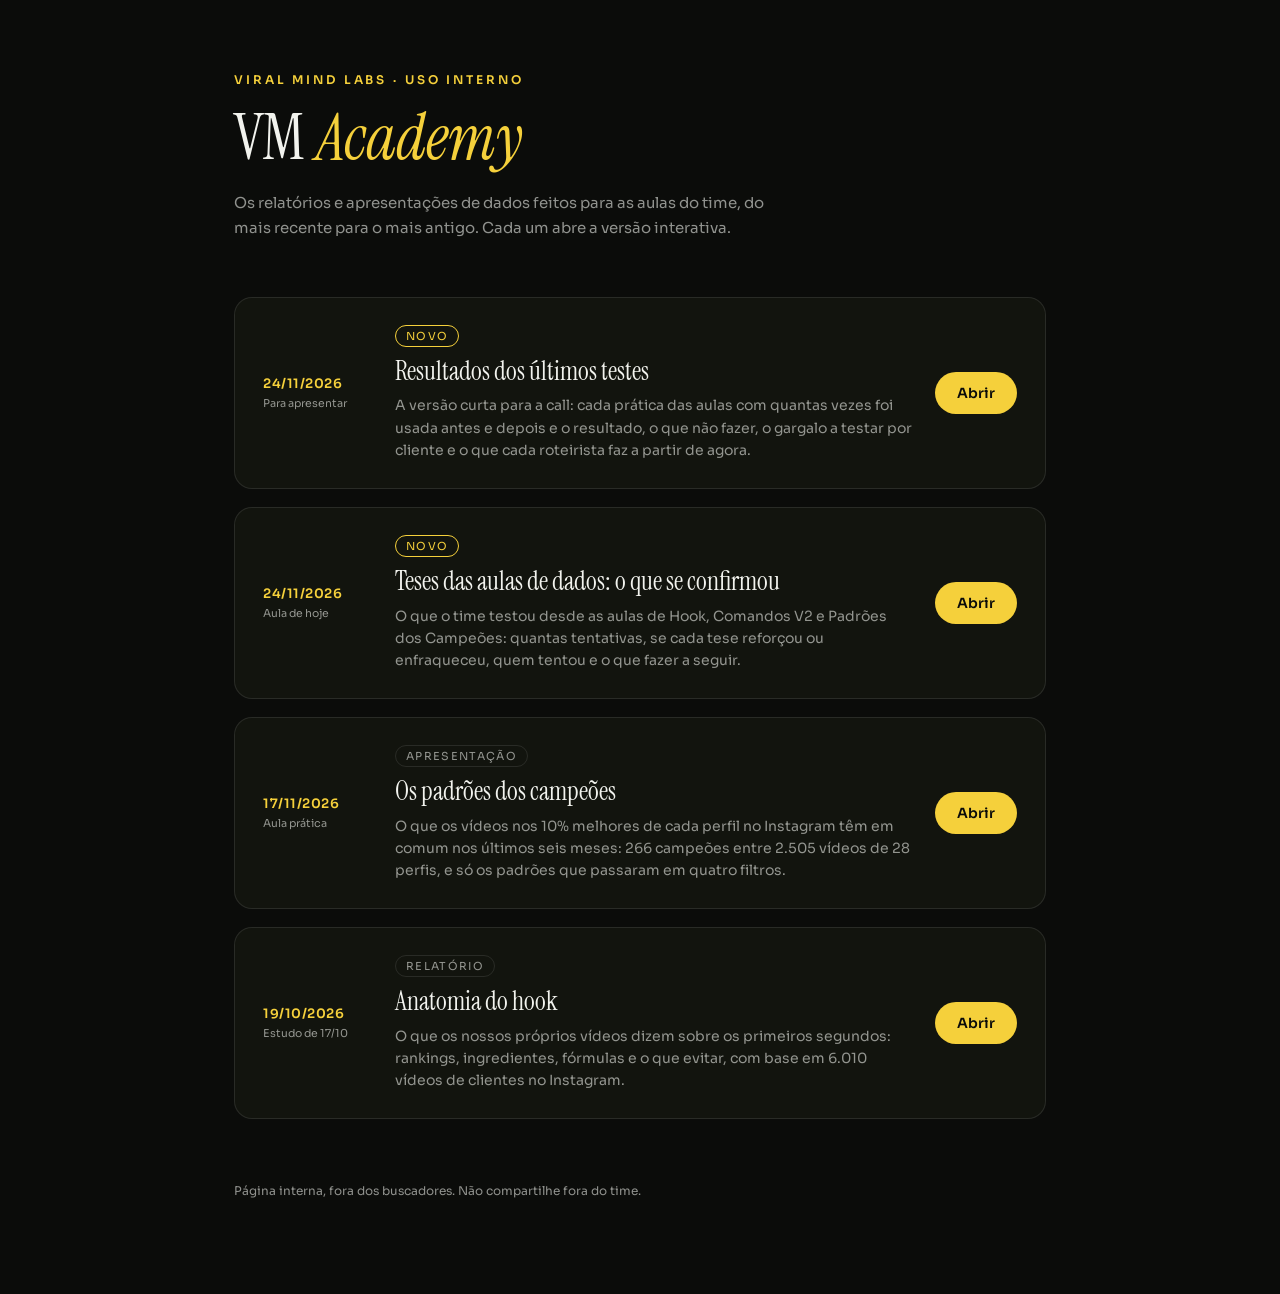
<file: academy-relatorios-7q4m/index.html>
<!DOCTYPE html>
<html lang="pt-BR">
<head>
<meta charset="utf-8">
<meta name="viewport" content="width=device-width, initial-scale=1">
<meta name="robots" content="noindex, nofollow">
<title>VM Academy · Relatórios e apresentações</title>
<link rel="icon" type="image/svg+xml" href="/assets/img/favicon.svg">
<link rel="preconnect" href="https://fonts.googleapis.com">
<link rel="preconnect" href="https://fonts.gstatic.com" crossorigin>
<link href="https://fonts.googleapis.com/css2?family=Instrument+Serif:ital@0;1&family=Sora:wght@300;400;500;600;700&display=swap" rel="stylesheet">
<style>
:root{--bg:#0B0C0A;--card:#12140E;--line:rgba(242,243,238,0.10);--text:#F2F3EE;--muted:rgba(242,243,238,0.58);--accent:#F5D03B;--accent-hover:#FFE178}
*{box-sizing:border-box}
body{margin:0;background:var(--bg);color:var(--text);font-family:'Sora',sans-serif;-webkit-font-smoothing:antialiased}
a{color:var(--accent);text-decoration:none}
.wrap{max-width:860px;margin:0 auto;padding:72px 24px 96px}
.eyebrow{font-size:12px;letter-spacing:0.24em;text-transform:uppercase;color:var(--accent);font-weight:600;margin:0 0 18px}
h1{font-family:'Instrument Serif',serif;font-weight:400;font-size:clamp(40px,6vw,64px);line-height:1.04;margin:0 0 18px}
h1 em{color:var(--accent);font-style:italic}
.lede{font-size:15px;line-height:1.7;color:var(--muted);margin:0 0 56px;max-width:560px}
.list{list-style:none;margin:0;padding:0;display:grid;gap:18px}
.item{background:var(--card);border:1px solid var(--line);border-radius:18px;padding:26px 28px;display:grid;grid-template-columns:110px 1fr auto;gap:22px;align-items:center;transition:border-color .2s}
.item:hover{border-color:rgba(245,208,59,0.45)}
.date{font-size:13px;color:var(--accent);font-weight:600;letter-spacing:0.04em}
.date small{display:block;color:var(--muted);font-weight:400;margin-top:4px;letter-spacing:0}
.item h2{font-family:'Instrument Serif',serif;font-weight:400;font-size:26px;line-height:1.15;margin:0 0 8px}
.item p{margin:0;font-size:14px;line-height:1.6;color:var(--muted)}
.tag{display:inline-block;font-size:11px;letter-spacing:0.12em;text-transform:uppercase;border:1px solid var(--line);color:var(--muted);border-radius:999px;padding:3px 10px;margin-bottom:10px}
.tag.new{border-color:var(--accent);color:var(--accent)}
.btn{display:inline-block;font-size:14px;font-weight:600;color:var(--bg);background:var(--accent);padding:12px 22px;border-radius:999px;white-space:nowrap}
.btn:hover{background:var(--accent-hover);color:var(--bg)}
footer{margin-top:64px;font-size:12px;color:var(--muted)}
@media (max-width:680px){.wrap{padding:48px 18px 72px}.item{grid-template-columns:1fr;gap:12px;padding:22px}.btn{justify-self:start}}
</style>
</head>
<body>
<main class="wrap">
  <p class="eyebrow">Viral Mind Labs · uso interno</p>
  <h1>VM <em>Academy</em></h1>
  <p class="lede">Os relatórios e apresentações de dados feitos para as aulas do time, do mais recente para o mais antigo. Cada um abre a versão interativa.</p>
  <ul class="list">
    <li class="item">
      <div class="date">24/11/2026<small>Para apresentar</small></div>
      <div>
        <span class="tag new">Novo</span>
        <h2>Resultados dos últimos testes</h2>
        <p>A versão curta para a call: cada prática das aulas com quantas vezes foi usada antes e depois e o resultado, o que não fazer, o gargalo a testar por cliente e o que cada roteirista faz a partir de agora.</p>
      </div>
      <a class="btn" href="teses-simples/">Abrir</a>
    </li>
    <li class="item">
      <div class="date">24/11/2026<small>Aula de hoje</small></div>
      <div>
        <span class="tag new">Novo</span>
        <h2>Teses das aulas de dados: o que se confirmou</h2>
        <p>O que o time testou desde as aulas de Hook, Comandos V2 e Padrões dos Campeões: quantas tentativas, se cada tese reforçou ou enfraqueceu, quem tentou e o que fazer a seguir.</p>
      </div>
      <a class="btn" href="teses-aulas-dados/">Abrir</a>
    </li>
    <li class="item">
      <div class="date">17/11/2026<small>Aula prática</small></div>
      <div>
        <span class="tag">Apresentação</span>
        <h2>Os padrões dos campeões</h2>
        <p>O que os vídeos nos 10% melhores de cada perfil no Instagram têm em comum nos últimos seis meses: 266 campeões entre 2.505 vídeos de 28 perfis, e só os padrões que passaram em quatro filtros.</p>
      </div>
      <a class="btn" href="https://adm.viralmindlabs.com/r/pauta/2026-11-16" target="_blank" rel="noopener">Abrir</a>
    </li>
    <li class="item">
      <div class="date">19/10/2026<small>Estudo de 17/10</small></div>
      <div>
        <span class="tag">Relatório</span>
        <h2>Anatomia do hook</h2>
        <p>O que os nossos próprios vídeos dizem sobre os primeiros segundos: rankings, ingredientes, fórmulas e o que evitar, com base em 6.010 vídeos de clientes no Instagram.</p>
      </div>
      <a class="btn" href="https://adm.viralmindlabs.com/r/hook/2026-10-17" target="_blank" rel="noopener">Abrir</a>
    </li>
  </ul>
  <footer>Página interna, fora dos buscadores. Não compartilhe fora do time.</footer>
</main>
</body>
</html>
</file>
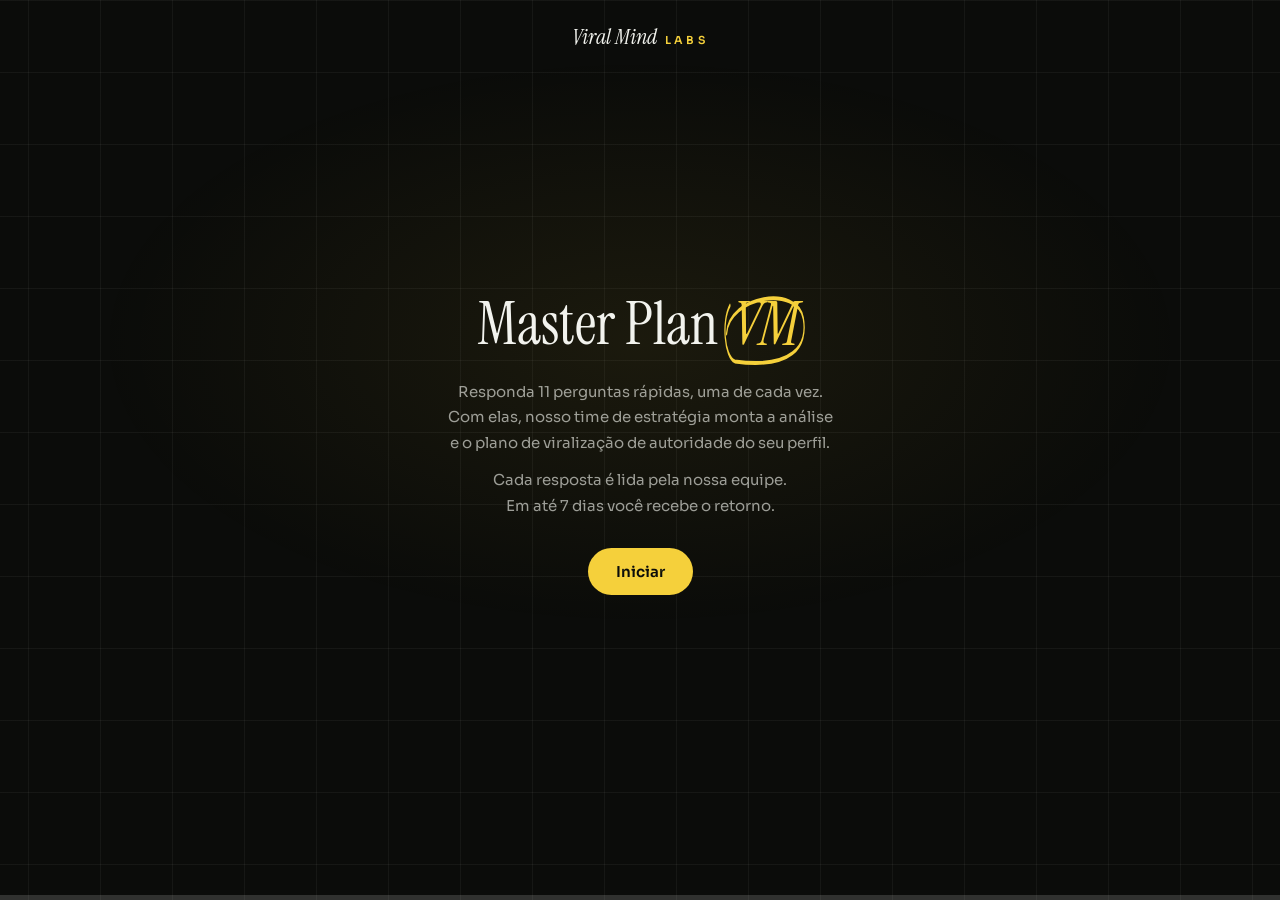
<file: aplicar-masterplan-vm/index.html>
<!DOCTYPE html>
<html lang="pt-BR">
<head>
<meta charset="utf-8">
<meta name="viewport" content="width=device-width, initial-scale=1, viewport-fit=cover">
<title>Master Plan VM</title>
<meta name="description" content="Aplicação para o Master Plan VM da Viral Mind Labs. Uma pergunta de cada vez.">
<meta name="theme-color" content="#0B0C0A">
<meta property="og:type" content="website">
<meta property="og:url" content="https://viralmindlabs.com/aplicar-masterplan-vm/">
<meta property="og:site_name" content="Viral Mind Labs">
<meta property="og:title" content="Master Plan VM">
<meta property="og:description" content="Aplicação para o Master Plan VM da Viral Mind Labs.">
<meta property="og:image" content="https://viralmindlabs.com/assets/img/og-image.jpg">
<meta property="og:locale" content="pt_BR">
<link rel="icon" type="image/svg+xml" href="/assets/img/favicon.svg">
<link rel="preconnect" href="https://fonts.googleapis.com">
<link rel="preconnect" href="https://fonts.gstatic.com" crossorigin>
<link href="https://fonts.googleapis.com/css2?family=Instrument+Serif:ital@0;1&family=Sora:wght@300;400;500;600;700&display=swap" rel="stylesheet">
<link rel="stylesheet" href="/aplicar/aplicar.css">
<link rel="stylesheet" href="masterplan.css">
<script>
  // Links do OpenInApp chegam com &amp; no lugar de &. Limpa a query antes do Clarity
  // e do attribution.js: &amp; vira &, sai o prefixo amp; da chave, chave de campanha
  // em minúsculas e a primeira ocorrência não vazia vence. O hash fica como veio.
  (function (l, h) {
    try {
      var s = l.search;
      if (!s || !/&(amp|#38|#x26);|[?&]amp;/i.test(s)) return;
      var q = s.slice(1), i, next;
      for (i = 0; i < 5; i++) {
        next = q.replace(/&(amp|#38|#x26);/gi, "&");
        if (next === q) break;
        q = next;
      }
      var dec = function (x) { try { return decodeURIComponent(x.replace(/\+/g, " ")); } catch (err) { return x; } };
      var parts = q.split("&"), out = [], seen = {};
      for (i = 0; i < parts.length; i++) {
        if (!parts[i]) continue;
        var eq = parts[i].indexOf("=");
        var key = dec(eq < 0 ? parts[i] : parts[i].slice(0, eq)).trim();
        var val = eq < 0 ? "" : parts[i].slice(eq + 1);
        while (/^amp;/i.test(key)) key = key.slice(4).trim();
        if (!key) continue;
        if (/^(utm_|gclid$|fbclid$|vml_cid$)/i.test(key)) {
          key = key.toLowerCase();
          if (!dec(val).trim() || seen["k" + key]) continue;
          seen["k" + key] = 1;
        }
        out.push(encodeURIComponent(key) + (eq < 0 ? "" : "=" + val));
      }
      var clean = out.join("&");
      if ("?" + clean === s) return;
      h.replaceState(null, "", l.pathname + (clean ? "?" + clean : "") + l.hash);
    } catch (err) {}
  })(location, history);
</script>
<script type="text/javascript">
    (function(c,l,a,r,i,t,y){
        c[a]=c[a]||function(){(c[a].q=c[a].q||[]).push(arguments)};
        t=l.createElement(r);t.async=1;t.src="https://www.clarity.ms/tag/"+i;
        y=l.getElementsByTagName(r)[0];y.parentNode.insertBefore(t,y);
    })(window, document, "clarity", "script", "z4igsjjru1");
</script>
</head>
<body>
<div class="app">
  <header class="topbar">
    <a class="logo" href="/">
      <span class="logo-main">Viral Mind</span>
      <span class="logo-sub">Labs</span>
    </a>
  </header>

  <form id="apply-form" class="viewport" novalidate>
    <div class="hp" aria-hidden="true">
      <label for="hp_check">Deixe em branco</label>
      <input id="hp_check" name="hp_check" type="text" tabindex="-1" autocomplete="off">
    </div>

    <!-- TEXTO A CONFIRMAR: promessa e oferta da boas-vindas usam a formulação da tela de sucesso (PR 16) até o Igor lapidar. Sem preço, sem "gratuito". -->
    <section class="step is-current" data-step="welcome">
      <div class="col col-center">
        <h1 class="welcome-title">Master Plan <span class="mark">VM<svg viewBox="0 0 220 80" preserveAspectRatio="none" aria-hidden="true"><path d="M16 46 C 22 16, 188 8, 202 34 C 214 56, 176 74, 36 68 C 10 64, 4 36, 24 24" fill="none" stroke="#F5D03B" stroke-width="3" stroke-linecap="round"/></svg></span></h1>
        <p class="support">Responda 11 perguntas rápidas, uma de cada vez. Com elas, nosso time de estratégia monta a análise e o plano de viralização de autoridade do seu perfil.</p>
        <p class="support">Cada resposta é lida pela nossa equipe. Em até 7 dias você recebe o retorno.</p>
        <button type="button" class="btn" id="start">Iniciar</button>
      </div>
    </section>

    <section class="step is-below" data-step="nome">
      <div class="col">
        <h2 class="q">Qual é o seu nome completo?<span class="req" aria-hidden="true">*</span></h2>
        <input id="nome" name="nome" class="line" type="text" autocomplete="name" placeholder="Nome e sobrenome" required>
        <p class="err" id="err-nome" data-err="nome" hidden></p>
        <div class="actions">
          <button type="button" class="ok" data-go>OK</button>
          <span class="hint">pressione Enter ↵</span>
        </div>
      </div>
    </section>

    <section class="step is-below" data-step="email">
      <div class="col">
        <h2 class="q">Qual é o seu e-mail?<span class="req" aria-hidden="true">*</span></h2>
        <input id="email" name="email" class="line" type="email" autocomplete="email" inputmode="email" autocapitalize="off" autocorrect="off" spellcheck="false" placeholder="voce@empresa.com.br" required>
        <p class="err" id="err-email" data-err="email" hidden></p>
        <div class="actions">
          <button type="button" class="ok" data-go>OK</button>
          <span class="hint">pressione Enter ↵</span>
        </div>
      </div>
    </section>

    <section class="step is-below" data-step="whatsapp">
      <div class="col">
        <h2 class="q">Qual é o seu WhatsApp?<span class="req" aria-hidden="true">*</span></h2>
        <label class="micro" for="ddi">Código do país</label>
        <select id="ddi" name="ddi" class="line ddi" aria-label="Código do país"></select>
        <input id="whatsapp" name="whatsapp" class="line" type="tel" inputmode="tel" autocomplete="tel-national" placeholder="(11) 99999-9999" required>
        <p class="err" id="err-whatsapp" data-err="whatsapp" hidden></p>
        <div class="actions">
          <button type="button" class="ok" data-go>OK</button>
          <span class="hint">pressione Enter ↵</span>
        </div>
      </div>
    </section>

    <section class="step is-below" data-step="empresa">
      <div class="col">
        <h2 class="q">Qual é o nome da sua empresa?<span class="req" aria-hidden="true">*</span></h2>
        <input id="empresa" name="empresa" class="line" type="text" autocomplete="organization" placeholder="Nome da empresa" required>
        <p class="err" id="err-empresa" data-err="empresa" hidden></p>
        <div class="actions">
          <button type="button" class="ok" data-go>OK</button>
          <span class="hint">pressione Enter ↵</span>
        </div>
      </div>
    </section>

    <section class="step is-below" data-step="papel">
      <div class="col">
        <h2 class="q">Qual é o seu papel na empresa?<span class="req" aria-hidden="true">*</span></h2>
        <input id="papel" name="papel" class="line" type="text" placeholder="Ex.: fundador, CEO, sócio" required>
        <p class="err" id="err-papel" data-err="papel" hidden></p>
        <div class="actions">
          <button type="button" class="ok" data-go>OK</button>
          <span class="hint">pressione Enter ↵</span>
        </div>
      </div>
    </section>

    <section class="step is-below" data-step="faturamento">
      <div class="col">
        <h2 class="q">Qual foi o faturamento da sua empresa nos últimos 12 meses?<span class="req" aria-hidden="true">*</span></h2>
        <div class="picker" id="fat-picker">
          <button type="button" class="picker-trigger" id="fat-trigger" aria-haspopup="listbox" aria-expanded="false" aria-controls="fat-panel">
            <span id="fat-label">Escreve ou seleciona uma opção</span>
            <svg width="14" height="14" viewBox="0 0 14 14" aria-hidden="true"><path d="M3 5l4 4 4-4" fill="none" stroke="currentColor" stroke-width="1.6" stroke-linecap="round" stroke-linejoin="round"></path></svg>
          </button>
          <div class="picker-panel" id="fat-panel" role="listbox" hidden>
            <button type="button" class="picker-opt" role="option" data-value="ate500" data-key="A"><span class="key">A</span>Até R$ 500 mil</button>
            <button type="button" class="picker-opt" role="option" data-value="500a1m" data-key="B"><span class="key">B</span>Entre R$ 500 mil e R$ 1 milhão</button>
            <button type="button" class="picker-opt" role="option" data-value="1a5m" data-key="C"><span class="key">C</span>Entre R$ 1 e R$ 5 milhões</button>
            <button type="button" class="picker-opt" role="option" data-value="acima5m" data-key="D"><span class="key">D</span>Acima de R$ 5 milhões</button>
          </div>
        </div>
        <input type="hidden" id="faturamento" name="faturamento" value="">
        <p class="err" id="err-faturamento" data-err="faturamento" hidden></p>
      </div>
    </section>

    <section class="step is-below" data-step="produto_servico">
      <div class="col">
        <h2 class="q">Qual produto ou serviço a sua empresa vende?<span class="req" aria-hidden="true">*</span></h2>
        <input id="produto_servico" name="produto_servico" class="line" type="text" placeholder="Ex.: consultoria financeira, clínica de estética" required>
        <p class="err" id="err-produto_servico" data-err="produto_servico" hidden></p>
        <div class="actions">
          <button type="button" class="ok" data-go>OK</button>
          <span class="hint">pressione Enter ↵</span>
        </div>
      </div>
    </section>

    <section class="step is-below" data-step="instagram">
      <div class="col">
        <h2 class="q">Qual é o @ ou link do Instagram da sua empresa?</h2>
        <input id="instagram" name="instagram" class="line" type="text" inputmode="url" autocapitalize="off" autocorrect="off" spellcheck="false" placeholder="@suaempresa (opcional)">
        <p class="err" id="err-instagram" data-err="instagram" hidden></p>
        <div class="actions">
          <button type="button" class="ok" data-go>OK</button>
          <span class="hint">Opcional · pressione Enter ↵</span>
        </div>
      </div>
    </section>

    <section class="step is-below" data-step="reconhecido">
      <div class="col">
        <h2 class="q">Como você quer ser reconhecido(a) no seu nicho nas redes sociais?<span class="req" aria-hidden="true">*</span></h2>
        <textarea id="reconhecido" name="reconhecido" class="line" rows="3" placeholder="Responde aqui..." required></textarea>
        <p class="err" id="err-reconhecido" data-err="reconhecido" hidden></p>
        <div class="actions">
          <button type="button" class="ok" data-go>OK</button>
          <span class="hint">Enter continua · Shift+Enter quebra a linha</span>
        </div>
      </div>
    </section>

    <section class="step is-below" data-step="inspiracoes">
      <div class="col">
        <h2 class="q">Quem são as pessoas relevantes que inspiram você no seu nicho?</h2>
        <textarea id="inspiracoes" name="inspiracoes" class="line" rows="3" maxlength="1000" placeholder="Nomes ou @ de criadores, empresas ou referências (opcional)"></textarea>
        <p class="err" id="err-inspiracoes" data-err="inspiracoes" hidden></p>
        <div class="actions">
          <button type="button" class="ok" data-go>OK</button>
          <span class="hint">Opcional · Enter continua · Shift+Enter quebra a linha</span>
        </div>
      </div>
    </section>

    <section class="step is-below" data-step="publico_desejado">
      <div class="col">
        <h2 class="q">Que tipo de pessoa você quer que preste atenção em você, acompanhe e admire seus conteúdos?<span class="req" aria-hidden="true">*</span></h2>
        <textarea id="publico_desejado" name="publico_desejado" class="line" rows="3" placeholder="Responde aqui..." required></textarea>
        <p class="err" id="err-publico_desejado" data-err="publico_desejado" hidden></p>
        <div class="actions">
          <button type="button" class="ok" data-go>OK</button>
          <span class="hint">Enter continua · Shift+Enter quebra a linha</span>
        </div>
      </div>
    </section>

    <!-- TEXTOS PROVISÓRIOS: o consentimento segue a estrutura do /aplicar, sem faixa de preço, até o Igor lapidar. -->
    <section class="step is-below" data-step="consent">
      <div class="col">
        <h2 class="q">Antes de enviar, confirme que está ciente.<span class="req" aria-hidden="true">*</span></h2>
        <label class="consent">
          <input type="checkbox" id="ciente" name="ciente">
          <span><strong>Estou ciente</strong> de que o Master Plan VM é destinado a empresários que já possuem produto ou serviço estruturado. Após o envio, minhas respostas serão analisadas e, havendo compatibilidade de perfil, a equipe entrará em contato o mais rápido possível.</span>
        </label>
        <p class="err" id="err-consent" data-err="consent" hidden></p>
        <div class="actions">
          <button type="submit" class="btn" id="send">Enviar</button>
        </div>
      </div>
    </section>

    <section class="step is-below" data-step="success">
      <div class="col col-center">
        <svg class="check" width="56" height="56" viewBox="0 0 56 56" aria-hidden="true"><circle cx="28" cy="28" r="27" fill="none" stroke="#F5D03B" stroke-width="1.5"></circle><path d="M17 29l8 8 14-16" stroke="#F5D03B" stroke-width="2.5" fill="none" stroke-linecap="round" stroke-linejoin="round"></path></svg>
        <h2 class="success-title" id="success-title">Masterplan VM</h2>
        <p class="success-kicker" id="success-subtitle">Respostas enviadas</p>
        <p class="support" id="success-body">Suas informações já foram enviadas para o nosso time de estratégia. Em até 7 dias você receberá a análise e o plano de viralização de autoridade, baseado no seu perfil e no seu objetivo de crescimento.</p>
        <a class="btn" href="/">Voltar ao início</a>
      </div>
    </section>
  </form>

  <div class="progress" aria-hidden="true"><span id="progress"></span></div>
  <div class="pager" id="pager" hidden>
    <button type="button" id="prev" aria-label="Pergunta anterior">
      <svg width="14" height="14" viewBox="0 0 14 14" aria-hidden="true"><path d="M3 9l4-4 4 4" fill="none" stroke="currentColor" stroke-width="1.6" stroke-linecap="round" stroke-linejoin="round"></path></svg>
    </button>
    <button type="button" id="next" aria-label="Próxima pergunta">
      <svg width="14" height="14" viewBox="0 0 14 14" aria-hidden="true"><path d="M3 5l4 4 4-4" fill="none" stroke="currentColor" stroke-width="1.6" stroke-linecap="round" stroke-linejoin="round"></path></svg>
    </button>
  </div>
  <p id="live" class="sr" aria-live="polite"></p>
</div>
<script src="/attribution.js?v=16"></script>
<script src="/aplicar/paises.js"></script>
<script src="/aplicar/config.js"></script>
<script src="masterplan.js?v=5"></script>
</body>
</html>
</file>
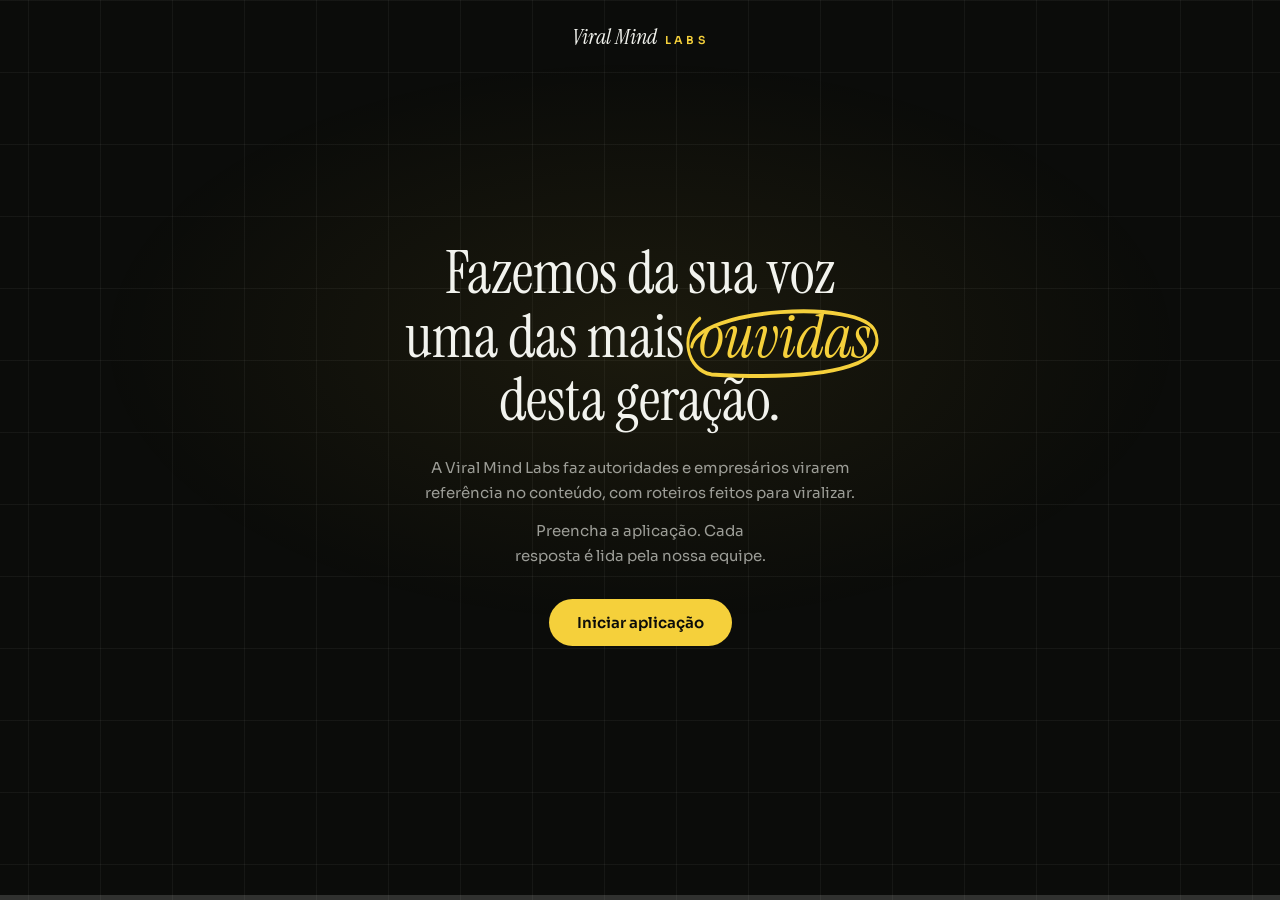
<file: aplicar/index.html>
<!DOCTYPE html>
<html lang="pt-BR">
<head>
<meta charset="utf-8">
<meta name="viewport" content="width=device-width, initial-scale=1, viewport-fit=cover">
<title>Aplicar — Viral Mind Labs</title>
<meta name="description" content="Aplicação para a consultoria Viral Mind Labs. Uma pergunta de cada vez, para negócios acima de R$ 500 mil por ano.">
<meta name="theme-color" content="#0B0C0A">
<meta property="og:type" content="website">
<meta property="og:url" content="https://viralmindlabs.com/aplicar">
<meta property="og:site_name" content="Viral Mind Labs">
<meta property="og:title" content="Aplicar — Viral Mind Labs">
<meta property="og:description" content="Fazemos da sua voz uma das mais ouvidas desta geração.">
<meta property="og:image" content="https://viralmindlabs.com/assets/img/og-image.jpg">
<meta property="og:locale" content="pt_BR">
<link rel="icon" type="image/svg+xml" href="/assets/img/favicon.svg">
<link rel="preconnect" href="https://fonts.googleapis.com">
<link rel="preconnect" href="https://fonts.gstatic.com" crossorigin>
<link href="https://fonts.googleapis.com/css2?family=Instrument+Serif:ital@0;1&family=Sora:wght@300;400;500;600;700&display=swap" rel="stylesheet">
<link rel="stylesheet" href="aplicar.css">
<script>
  // Links do OpenInApp chegam com &amp; no lugar de &. Limpa a query antes do Clarity
  // e do attribution.js: &amp; vira &, sai o prefixo amp; da chave, chave de campanha
  // em minúsculas e a primeira ocorrência não vazia vence. O hash fica como veio.
  (function (l, h) {
    try {
      var s = l.search;
      if (!s || !/&(amp|#38|#x26);|[?&]amp;/i.test(s)) return;
      var q = s.slice(1), i, next;
      for (i = 0; i < 5; i++) {
        next = q.replace(/&(amp|#38|#x26);/gi, "&");
        if (next === q) break;
        q = next;
      }
      var dec = function (x) { try { return decodeURIComponent(x.replace(/\+/g, " ")); } catch (err) { return x; } };
      var parts = q.split("&"), out = [], seen = {};
      for (i = 0; i < parts.length; i++) {
        if (!parts[i]) continue;
        var eq = parts[i].indexOf("=");
        var key = dec(eq < 0 ? parts[i] : parts[i].slice(0, eq)).trim();
        var val = eq < 0 ? "" : parts[i].slice(eq + 1);
        while (/^amp;/i.test(key)) key = key.slice(4).trim();
        if (!key) continue;
        if (/^(utm_|gclid$|fbclid$|vml_cid$)/i.test(key)) {
          key = key.toLowerCase();
          if (!dec(val).trim() || seen["k" + key]) continue;
          seen["k" + key] = 1;
        }
        out.push(encodeURIComponent(key) + (eq < 0 ? "" : "=" + val));
      }
      var clean = out.join("&");
      if ("?" + clean === s) return;
      h.replaceState(null, "", l.pathname + (clean ? "?" + clean : "") + l.hash);
    } catch (err) {}
  })(location, history);
</script>
<script type="text/javascript">
    (function(c,l,a,r,i,t,y){
        c[a]=c[a]||function(){(c[a].q=c[a].q||[]).push(arguments)};
        t=l.createElement(r);t.async=1;t.src="https://www.clarity.ms/tag/"+i;
        y=l.getElementsByTagName(r)[0];y.parentNode.insertBefore(t,y);
    })(window, document, "clarity", "script", "z4igsjjru1");
</script>
</head>
<body>
<div class="app">
  <header class="topbar">
    <a class="logo" href="/">
      <span class="logo-main">Viral Mind</span>
      <span class="logo-sub">Labs</span>
    </a>
  </header>

  <form id="apply-form" class="viewport" novalidate>
    <div class="hp" aria-hidden="true">
      <label for="hp_check">Deixe em branco</label>
      <input id="hp_check" name="hp_check" type="text" tabindex="-1" autocomplete="off">
    </div>

    <section class="step is-current" data-step="welcome">
      <div class="col col-center">
        <h1 class="welcome-title">Fazemos da sua voz<br>uma das mais <span class="mark">ouvidas<svg viewBox="0 0 220 80" preserveAspectRatio="none" aria-hidden="true"><path d="M16 46 C 22 16, 188 8, 202 34 C 214 56, 176 74, 36 68 C 10 64, 4 36, 24 24" fill="none" stroke="#F5D03B" stroke-width="3" stroke-linecap="round"/></svg></span><br>desta geração.</h1>
        <p class="support">A Viral Mind Labs faz autoridades e empresários virarem referência no conteúdo, com roteiros feitos para viralizar.</p>
        <p class="support">Preencha a aplicação. Cada resposta é lida pela nossa equipe.</p>
        <button type="button" class="btn" id="start">Iniciar aplicação</button>
      </div>
    </section>

    <section class="step is-below" data-step="nome">
      <div class="col">
        <h2 class="q">Qual é o seu nome completo?<span class="req" aria-hidden="true">*</span></h2>
        <input id="nome" name="nome" class="line" type="text" autocomplete="name" placeholder="Nome e sobrenome" required>
        <p class="err" id="err-nome" data-err="nome" hidden></p>
        <div class="actions">
          <button type="button" class="ok" data-go>OK</button>
          <span class="hint">pressione Enter ↵</span>
        </div>
      </div>
    </section>

    <section class="step is-below" data-step="email">
      <div class="col">
        <h2 class="q">Qual é o seu e-mail?<span class="req" aria-hidden="true">*</span></h2>
        <input id="email" name="email" class="line" type="email" autocomplete="email" inputmode="email" placeholder="voce@empresa.com.br" required>
        <p class="err" id="err-email" data-err="email" hidden></p>
        <div class="actions">
          <button type="button" class="ok" data-go>OK</button>
          <span class="hint">pressione Enter ↵</span>
        </div>
      </div>
    </section>

    <section class="step is-below" data-step="whatsapp">
      <div class="col">
        <h2 class="q">Qual é o seu WhatsApp?<span class="req" aria-hidden="true">*</span></h2>
        <label class="micro" for="ddi">Código do país</label>
        <select id="ddi" name="ddi" class="line ddi" aria-label="Código do país"></select>
        <input id="whatsapp" name="whatsapp" class="line" type="tel" inputmode="tel" autocomplete="tel-national" placeholder="(11) 99999-9999" required>
        <p class="err" id="err-whatsapp" data-err="whatsapp" hidden></p>
        <div class="actions">
          <button type="button" class="ok" data-go>OK</button>
          <span class="hint">pressione Enter ↵</span>
        </div>
      </div>
    </section>

    <section class="step is-below" data-step="empresa">
      <div class="col">
        <h2 class="q">Qual é o nome da sua empresa?<span class="req" aria-hidden="true">*</span></h2>
        <input id="empresa" name="empresa" class="line" type="text" autocomplete="organization" placeholder="Nome da empresa" required>
        <p class="err" id="err-empresa" data-err="empresa" hidden></p>
        <div class="actions">
          <button type="button" class="ok" data-go>OK</button>
          <span class="hint">pressione Enter ↵</span>
        </div>
      </div>
    </section>

    <section class="step is-below" data-step="ramo">
      <div class="col">
        <h2 class="q">Qual é o seu ramo de atuação?<span class="req" aria-hidden="true">*</span></h2>
        <input id="ramo" name="ramo" class="line" type="text" placeholder="Ex.: saúde, advocacia, gastronomia" required>
        <p class="err" id="err-ramo" data-err="ramo" hidden></p>
        <div class="actions">
          <button type="button" class="ok" data-go>OK</button>
          <span class="hint">pressione Enter ↵</span>
        </div>
      </div>
    </section>

    <section class="step is-below" data-step="instagram">
      <div class="col">
        <h2 class="q">Qual é o link do seu Instagram?<span class="req" aria-hidden="true">*</span></h2>
        <input id="instagram" name="instagram" class="line" type="text" inputmode="url" autocapitalize="off" autocorrect="off" spellcheck="false" placeholder="instagram.com/seuperfil" required>
        <p class="err" id="err-instagram" data-err="instagram" hidden></p>
        <div class="actions">
          <button type="button" class="ok" data-go>OK</button>
          <span class="hint">pressione Enter ↵</span>
        </div>
      </div>
    </section>

    <section class="step is-below" data-step="faturamento">
      <div class="col">
        <h2 class="q">Qual foi o faturamento da sua empresa no último ano?<span class="req" aria-hidden="true">*</span></h2>
        <div class="picker" id="fat-picker">
          <button type="button" class="picker-trigger" id="fat-trigger" aria-haspopup="listbox" aria-expanded="false" aria-controls="fat-panel">
            <span id="fat-label">Escreve ou seleciona uma opção</span>
            <svg width="14" height="14" viewBox="0 0 14 14" aria-hidden="true"><path d="M3 5l4 4 4-4" fill="none" stroke="currentColor" stroke-width="1.6" stroke-linecap="round" stroke-linejoin="round"></path></svg>
          </button>
          <div class="picker-panel" id="fat-panel" role="listbox" hidden>
            <button type="button" class="picker-opt" role="option" data-value="ate500" data-key="A"><span class="key">A</span>Até R$ 500 mil</button>
            <button type="button" class="picker-opt" role="option" data-value="500a1m" data-key="B"><span class="key">B</span>Entre R$ 500 mil e R$ 1 milhão</button>
            <button type="button" class="picker-opt" role="option" data-value="1a5m" data-key="C"><span class="key">C</span>Entre R$ 1 e R$ 5 milhões</button>
            <button type="button" class="picker-opt" role="option" data-value="acima5m" data-key="D"><span class="key">D</span>Acima de R$ 5 milhões</button>
          </div>
        </div>
        <input type="hidden" id="faturamento" name="faturamento" value="">
        <p class="err" id="err-faturamento" data-err="faturamento" hidden></p>
      </div>
    </section>

    <section class="step is-below" data-step="obs">
      <div class="col">
        <h2 class="q">Tem alguma dúvida ou observação?</h2>
        <p class="optional">Opcional. Pode pular.</p>
        <textarea id="obs" name="obs" class="line" rows="3" placeholder="Responde aqui..."></textarea>
        <div class="actions">
          <button type="button" class="ok" data-go id="obs-ok">Pular</button>
          <span class="hint">Enter continua · Shift+Enter quebra a linha</span>
        </div>
      </div>
    </section>

    <section class="step is-below" data-step="consent">
      <div class="col">
        <h2 class="q">Antes de enviar, confirme que está ciente.<span class="req" aria-hidden="true">*</span></h2>
        <label class="consent">
          <input type="checkbox" id="ciente" name="ciente">
          <span><strong>Estou ciente</strong> de que a consultoria Viral Mind Labs é destinada a empresários que já possuem produto ou serviço estruturado e faturamento superior a R$ 500 mil nos últimos 12 meses. Após o envio, minhas respostas serão analisadas e, havendo compatibilidade de perfil, a equipe entrará em contato o mais rápido possível. O investimento no serviço varia entre R$ 8 mil e R$ 20 mil mensais.</span>
        </label>
        <p class="err" id="err-consent" data-err="consent" hidden></p>
        <div class="actions">
          <button type="submit" class="btn" id="send">Enviar</button>
        </div>
      </div>
    </section>

    <section class="step is-below" data-step="success">
      <div class="col col-center">
        <svg class="check" width="56" height="56" viewBox="0 0 56 56" aria-hidden="true"><circle cx="28" cy="28" r="27" fill="none" stroke="#F5D03B" stroke-width="1.5"></circle><path d="M17 29l8 8 14-16" stroke="#F5D03B" stroke-width="2.5" fill="none" stroke-linecap="round" stroke-linejoin="round"></path></svg>
        <h2 class="done">Aplicação <em>enviada</em>.</h2>
        <p class="support">Suas respostas serão analisadas pela nossa equipe. Se o seu perfil estiver de acordo, entraremos em contato o mais rápido possível.</p>
        <a class="btn" href="/">Voltar ao início</a>
      </div>
    </section>
  </form>

  <div class="progress" aria-hidden="true"><span id="progress"></span></div>
  <div class="pager" id="pager" hidden>
    <button type="button" id="prev" aria-label="Pergunta anterior">
      <svg width="14" height="14" viewBox="0 0 14 14" aria-hidden="true"><path d="M3 9l4-4 4 4" fill="none" stroke="currentColor" stroke-width="1.6" stroke-linecap="round" stroke-linejoin="round"></path></svg>
    </button>
    <button type="button" id="next" aria-label="Próxima pergunta">
      <svg width="14" height="14" viewBox="0 0 14 14" aria-hidden="true"><path d="M3 5l4 4 4-4" fill="none" stroke="currentColor" stroke-width="1.6" stroke-linecap="round" stroke-linejoin="round"></path></svg>
    </button>
  </div>
  <p id="live" class="sr" aria-live="polite"></p>
</div>
<script src="/attribution.js?v=16"></script>
<script src="paises.js"></script>
<script src="config.js"></script>
<script src="aplicar.js?v=15"></script>
</body>
</html>
</file>
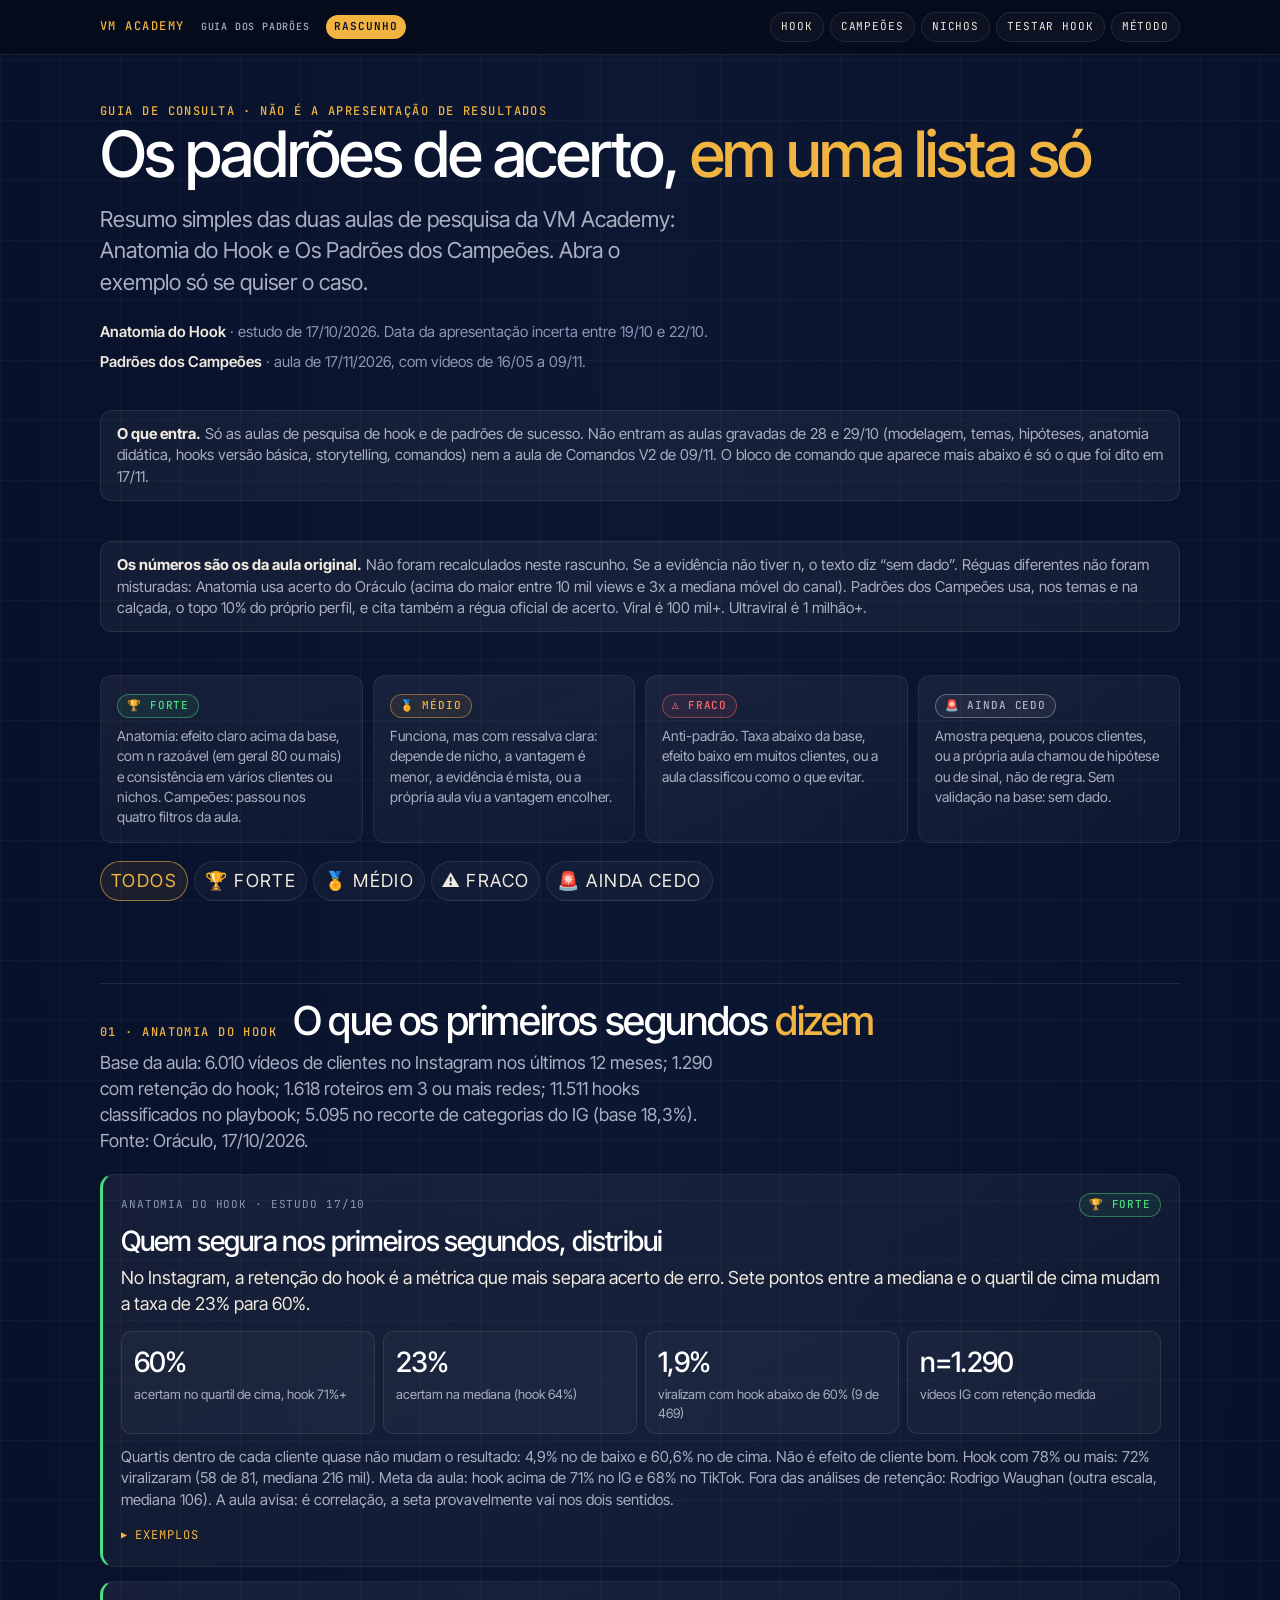
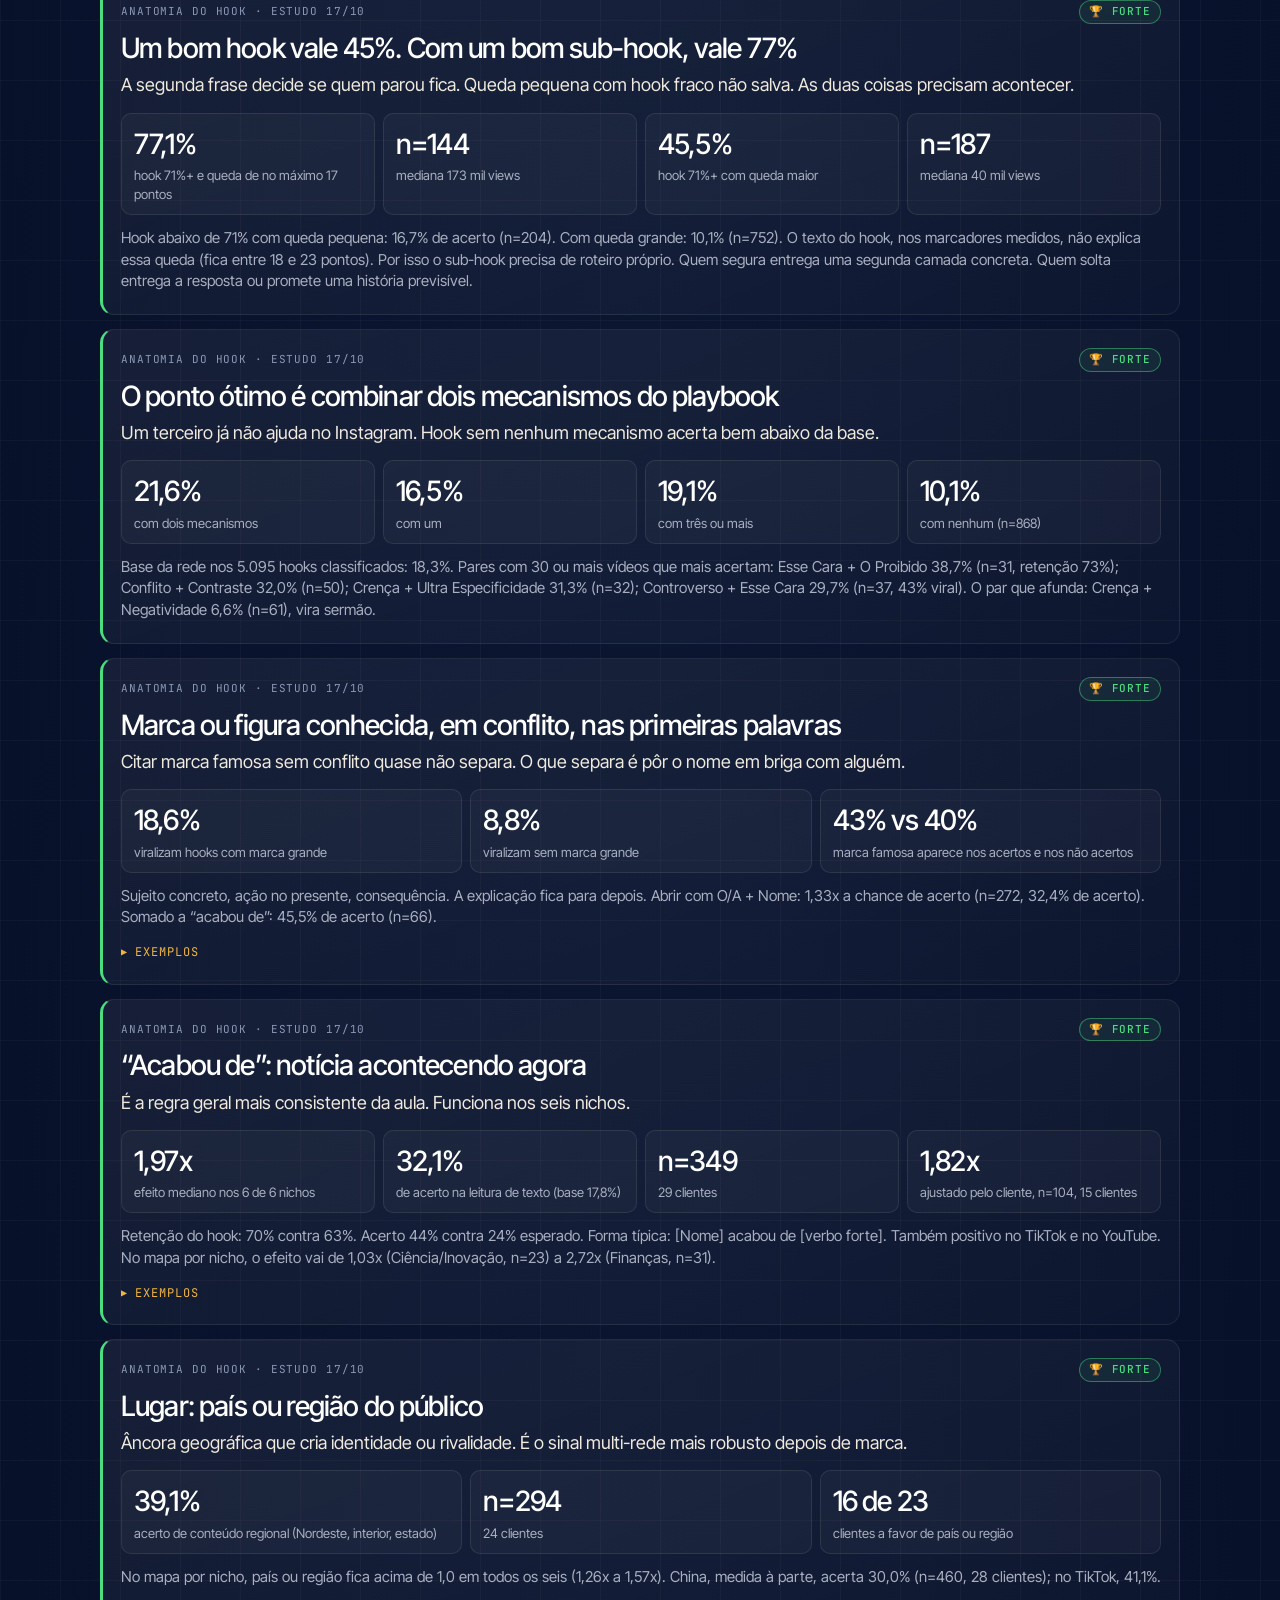
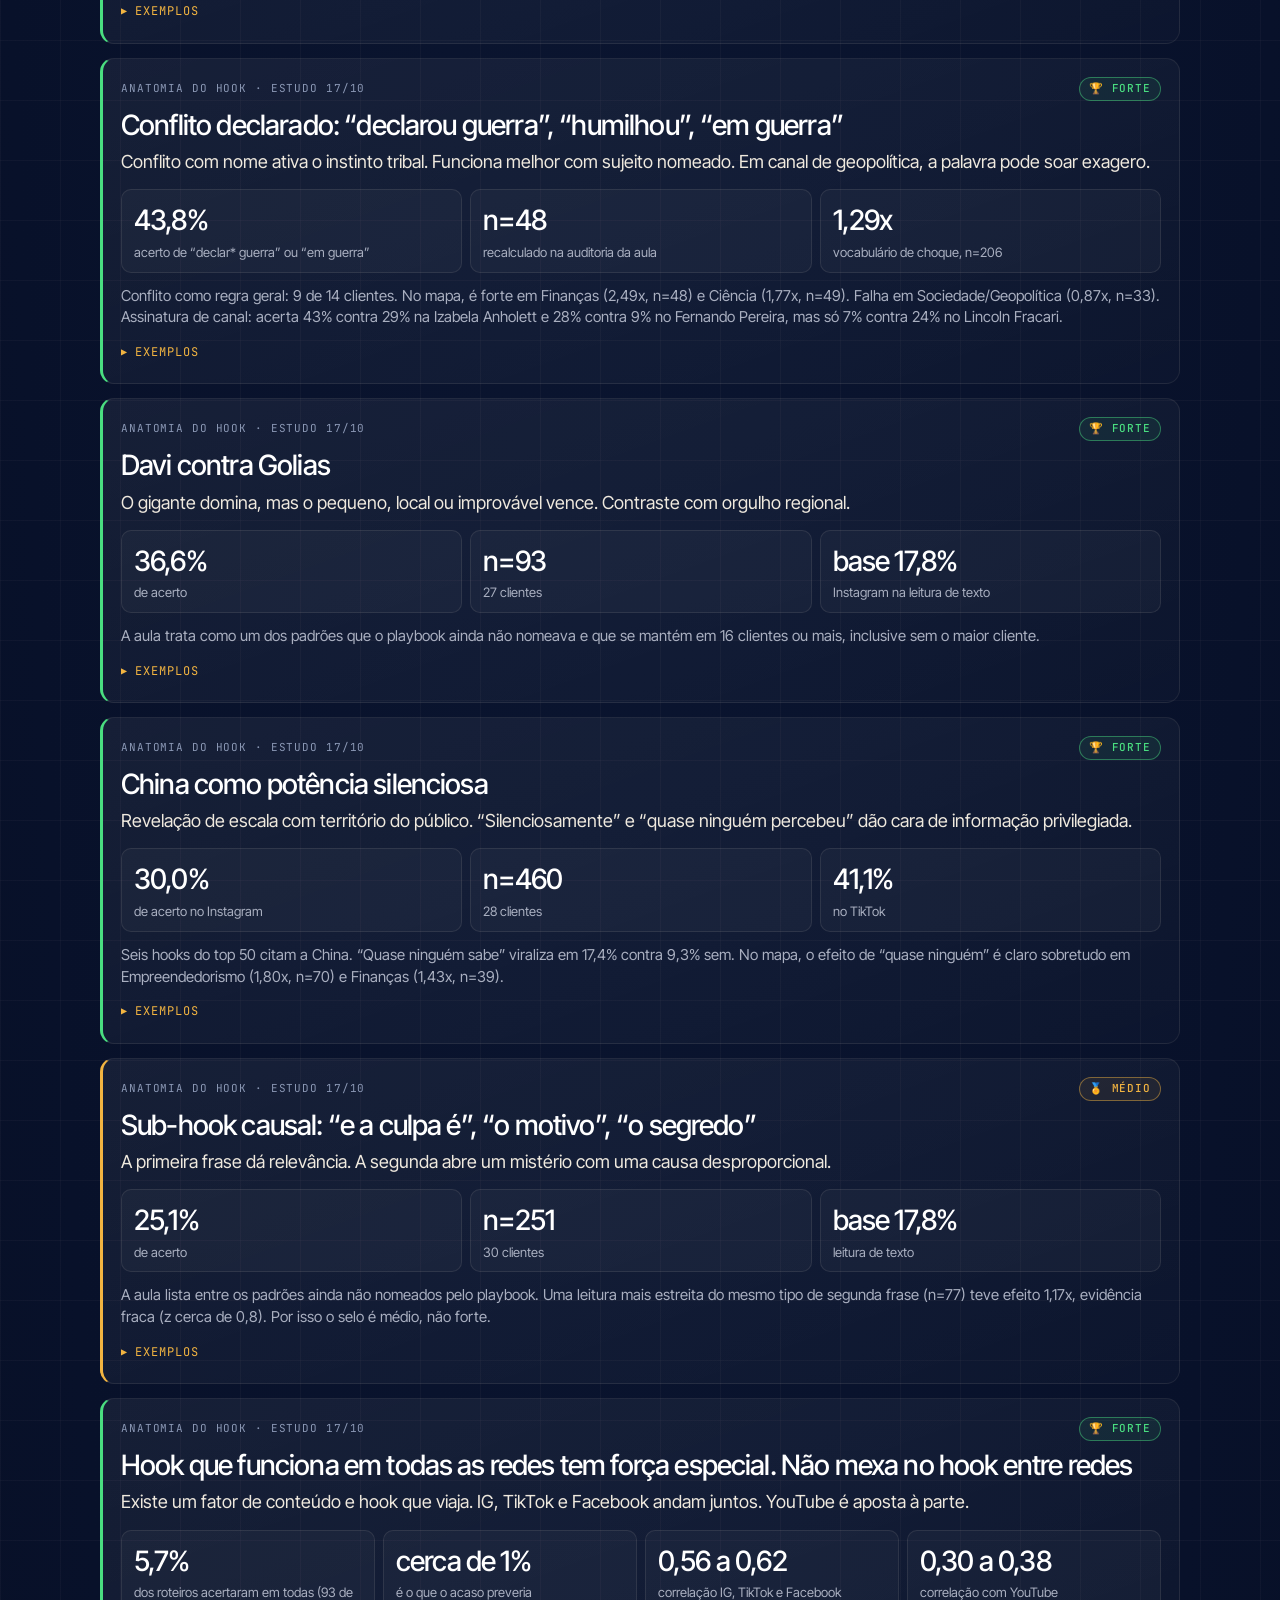
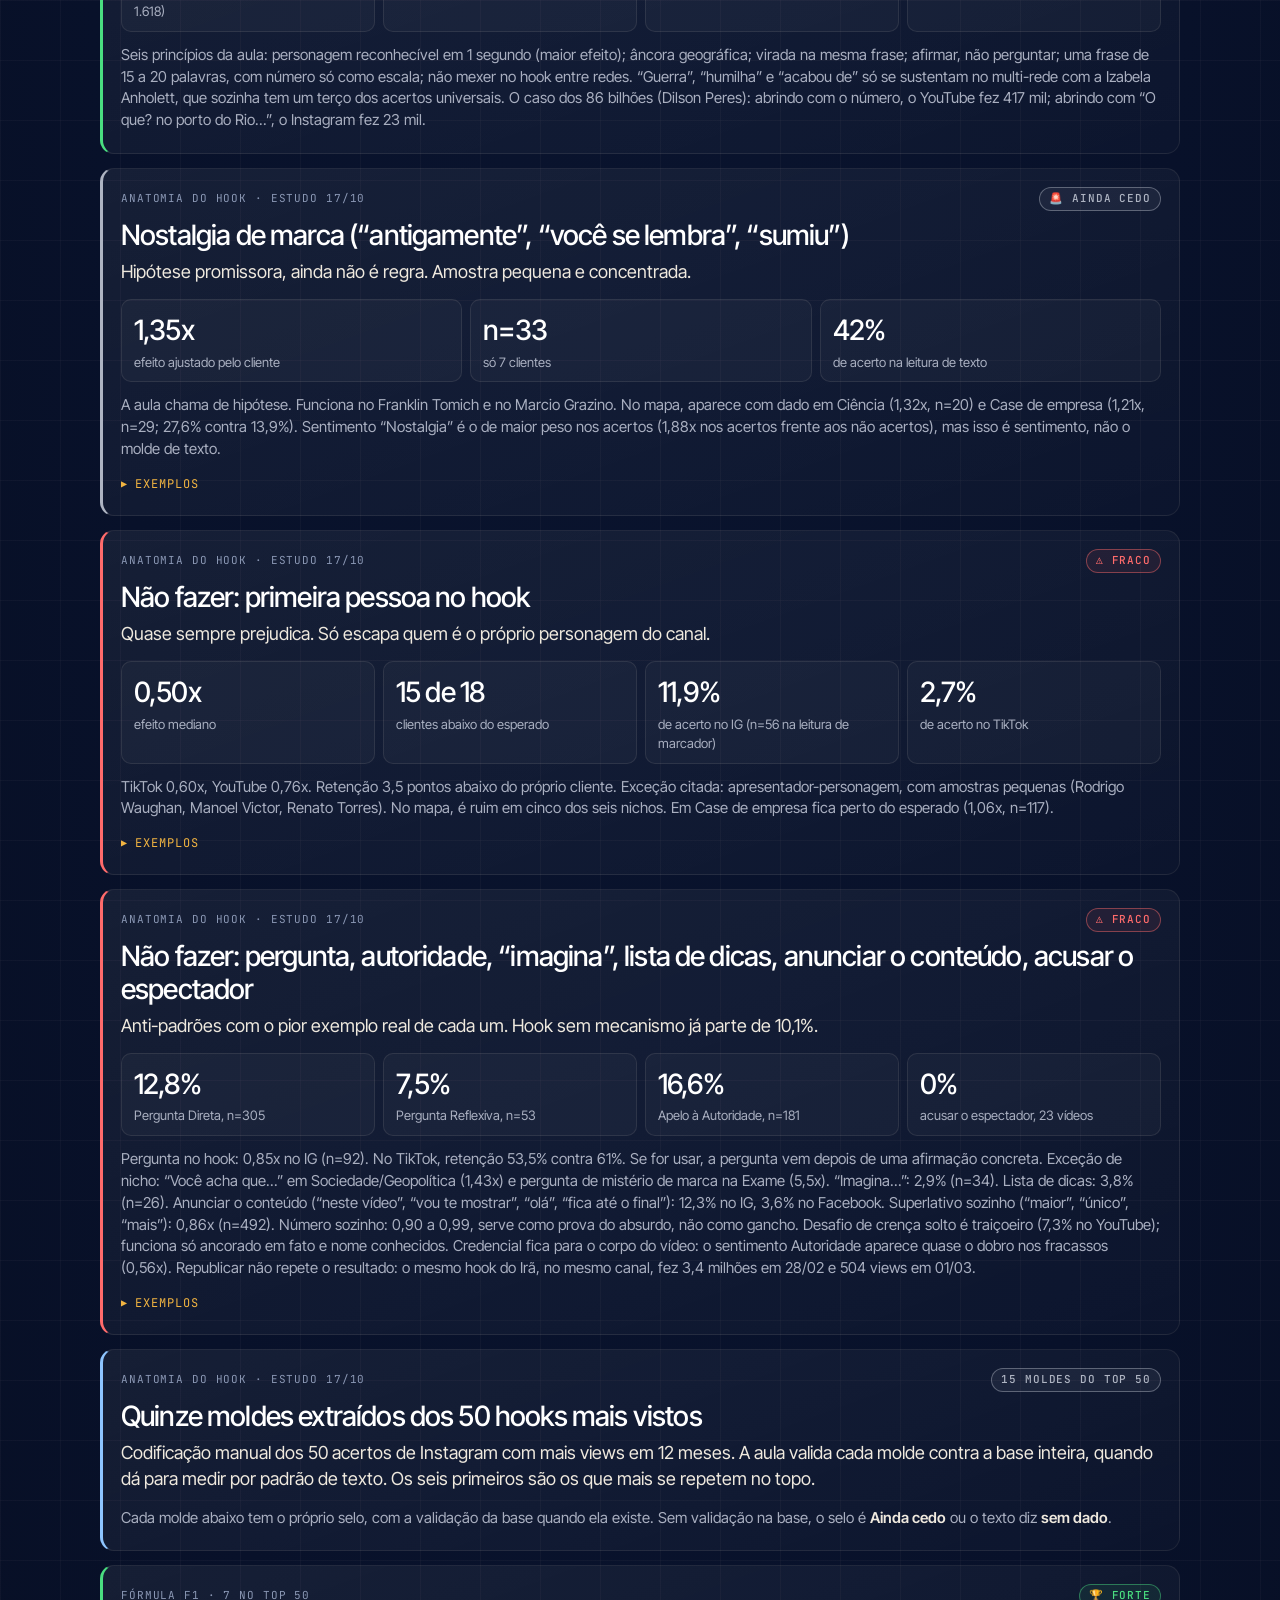
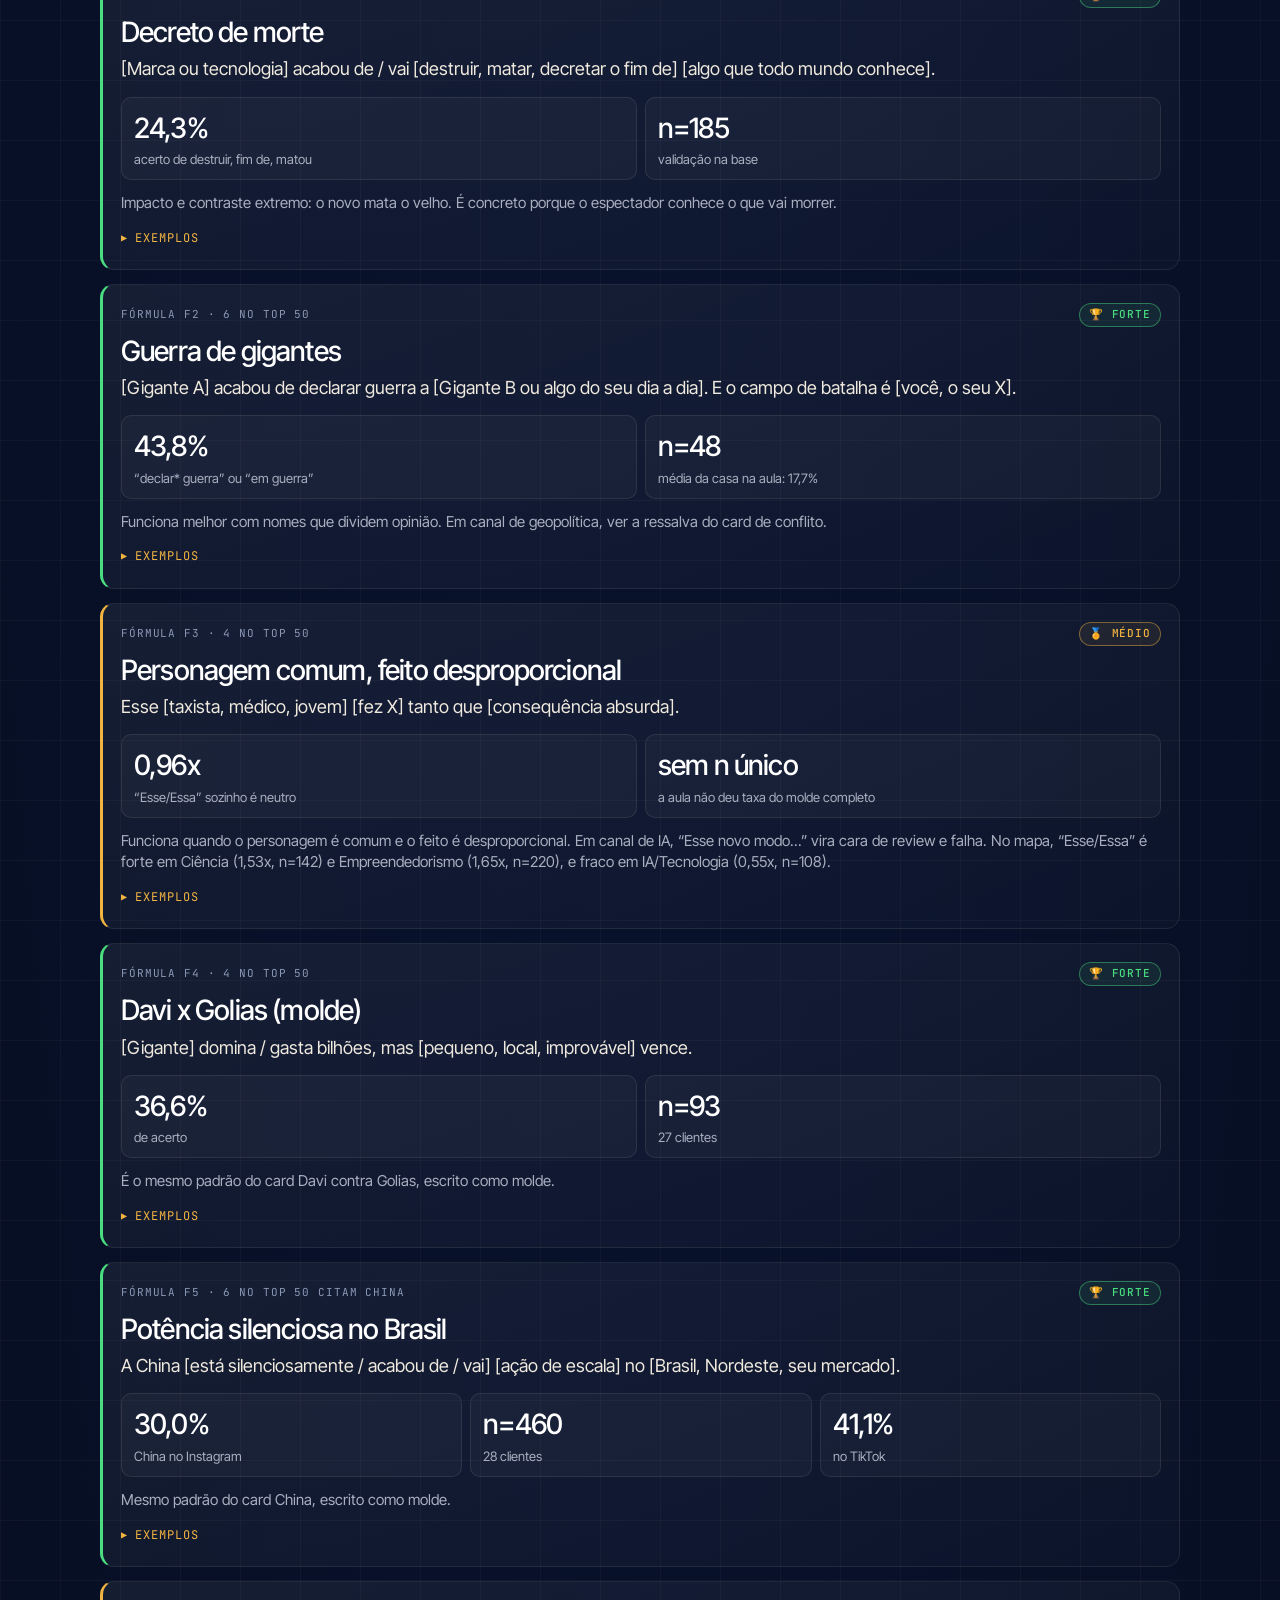
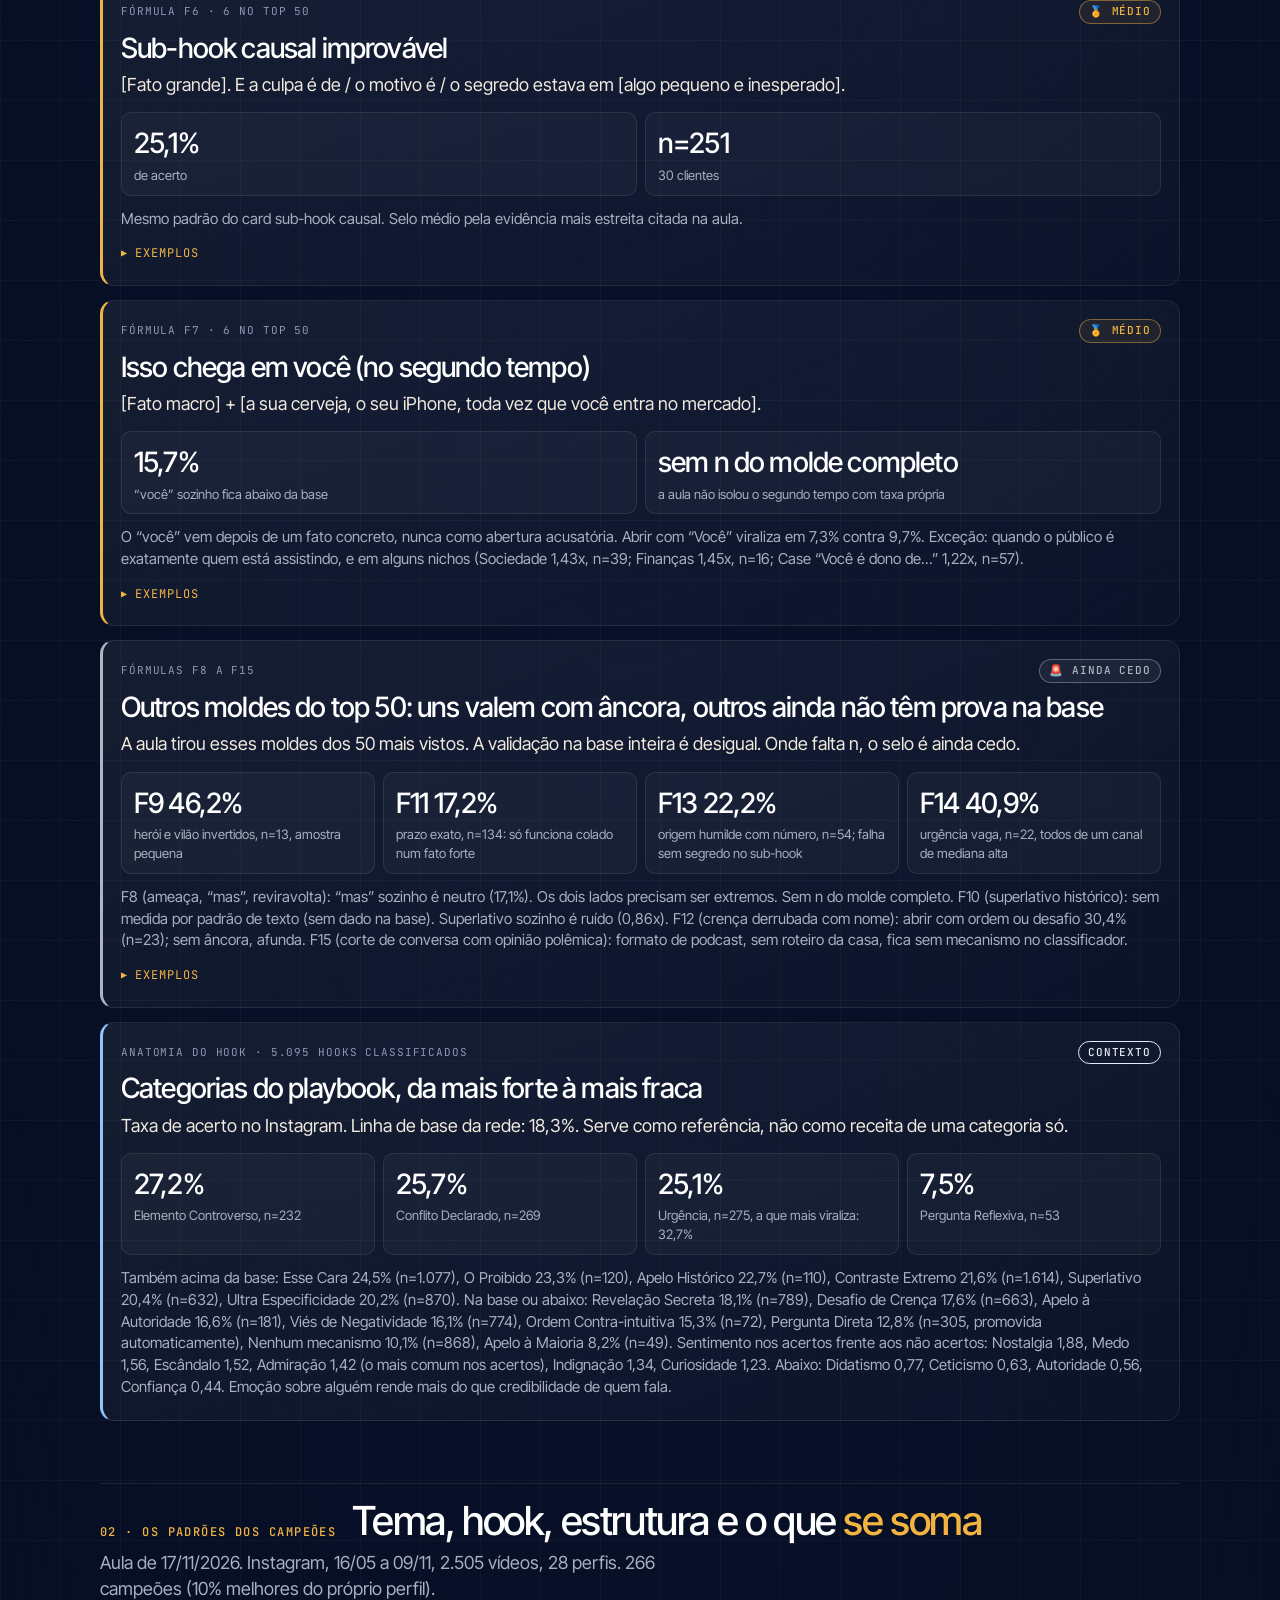
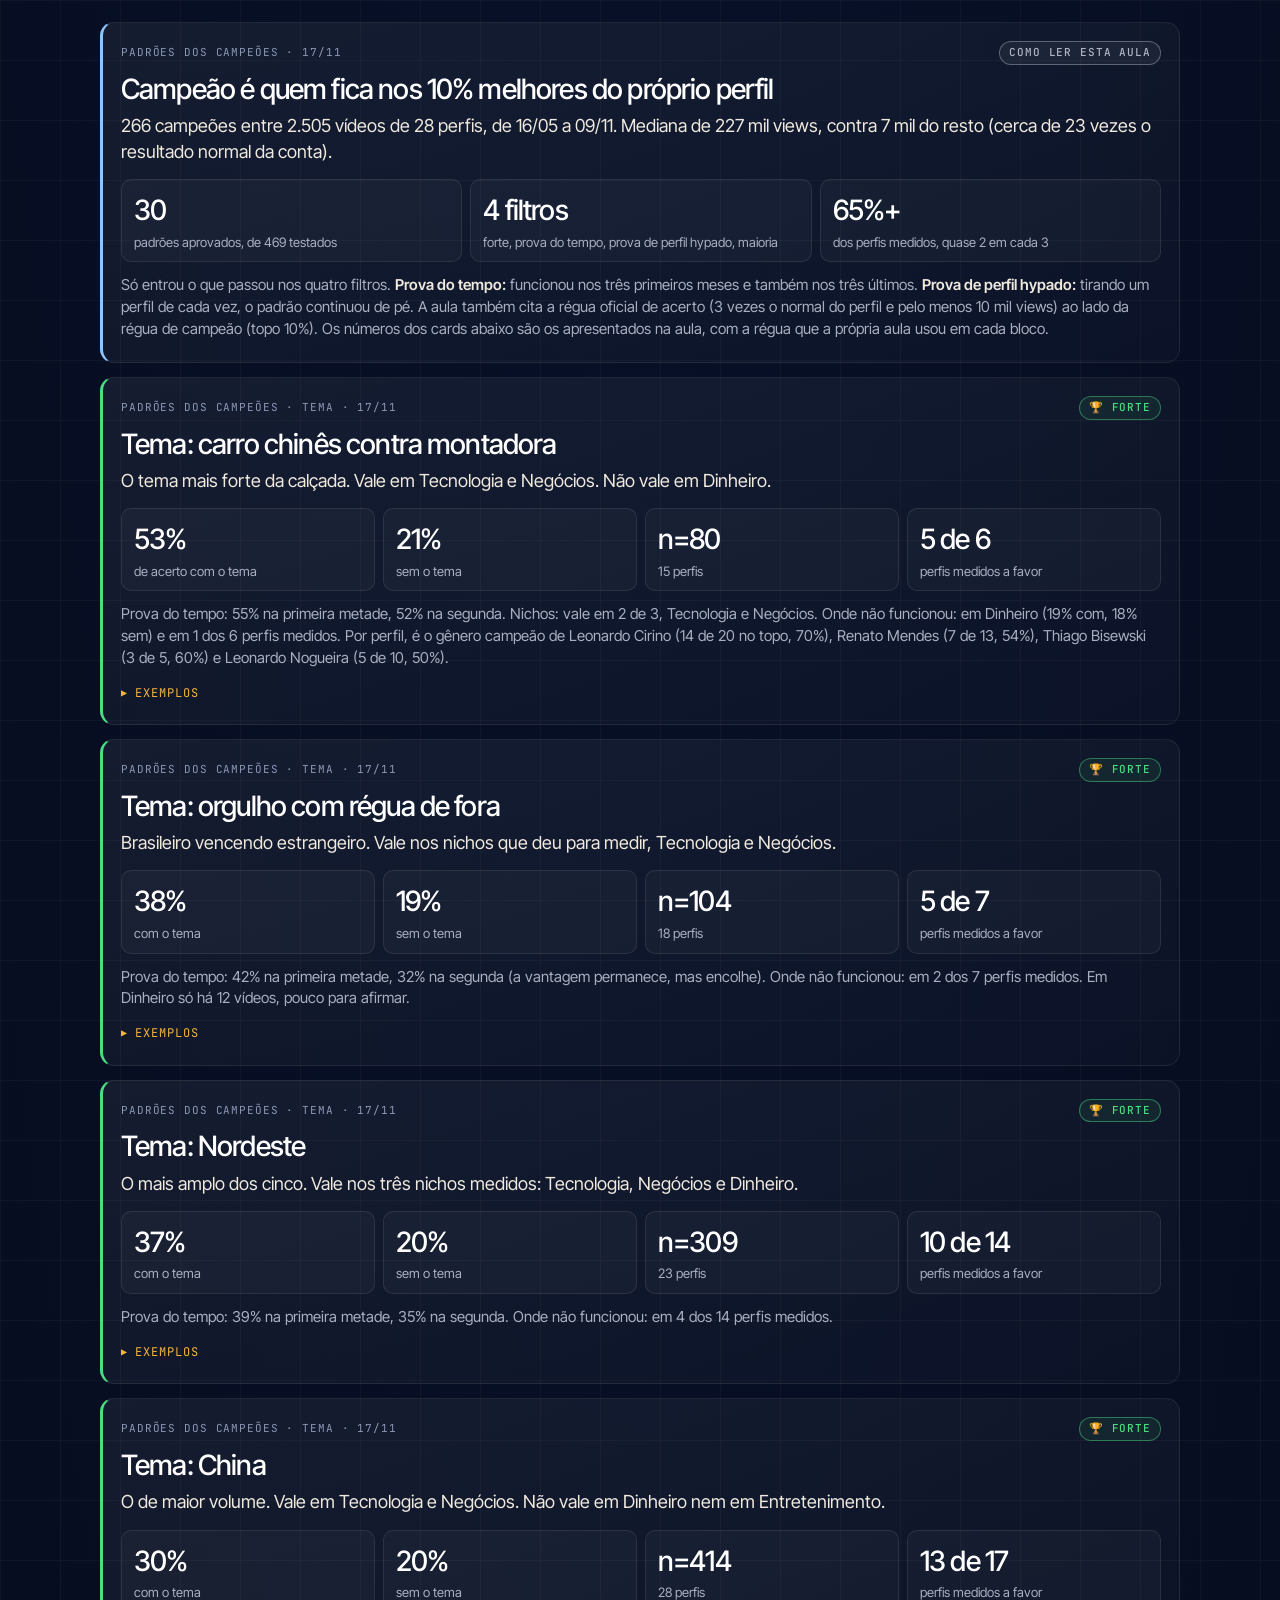
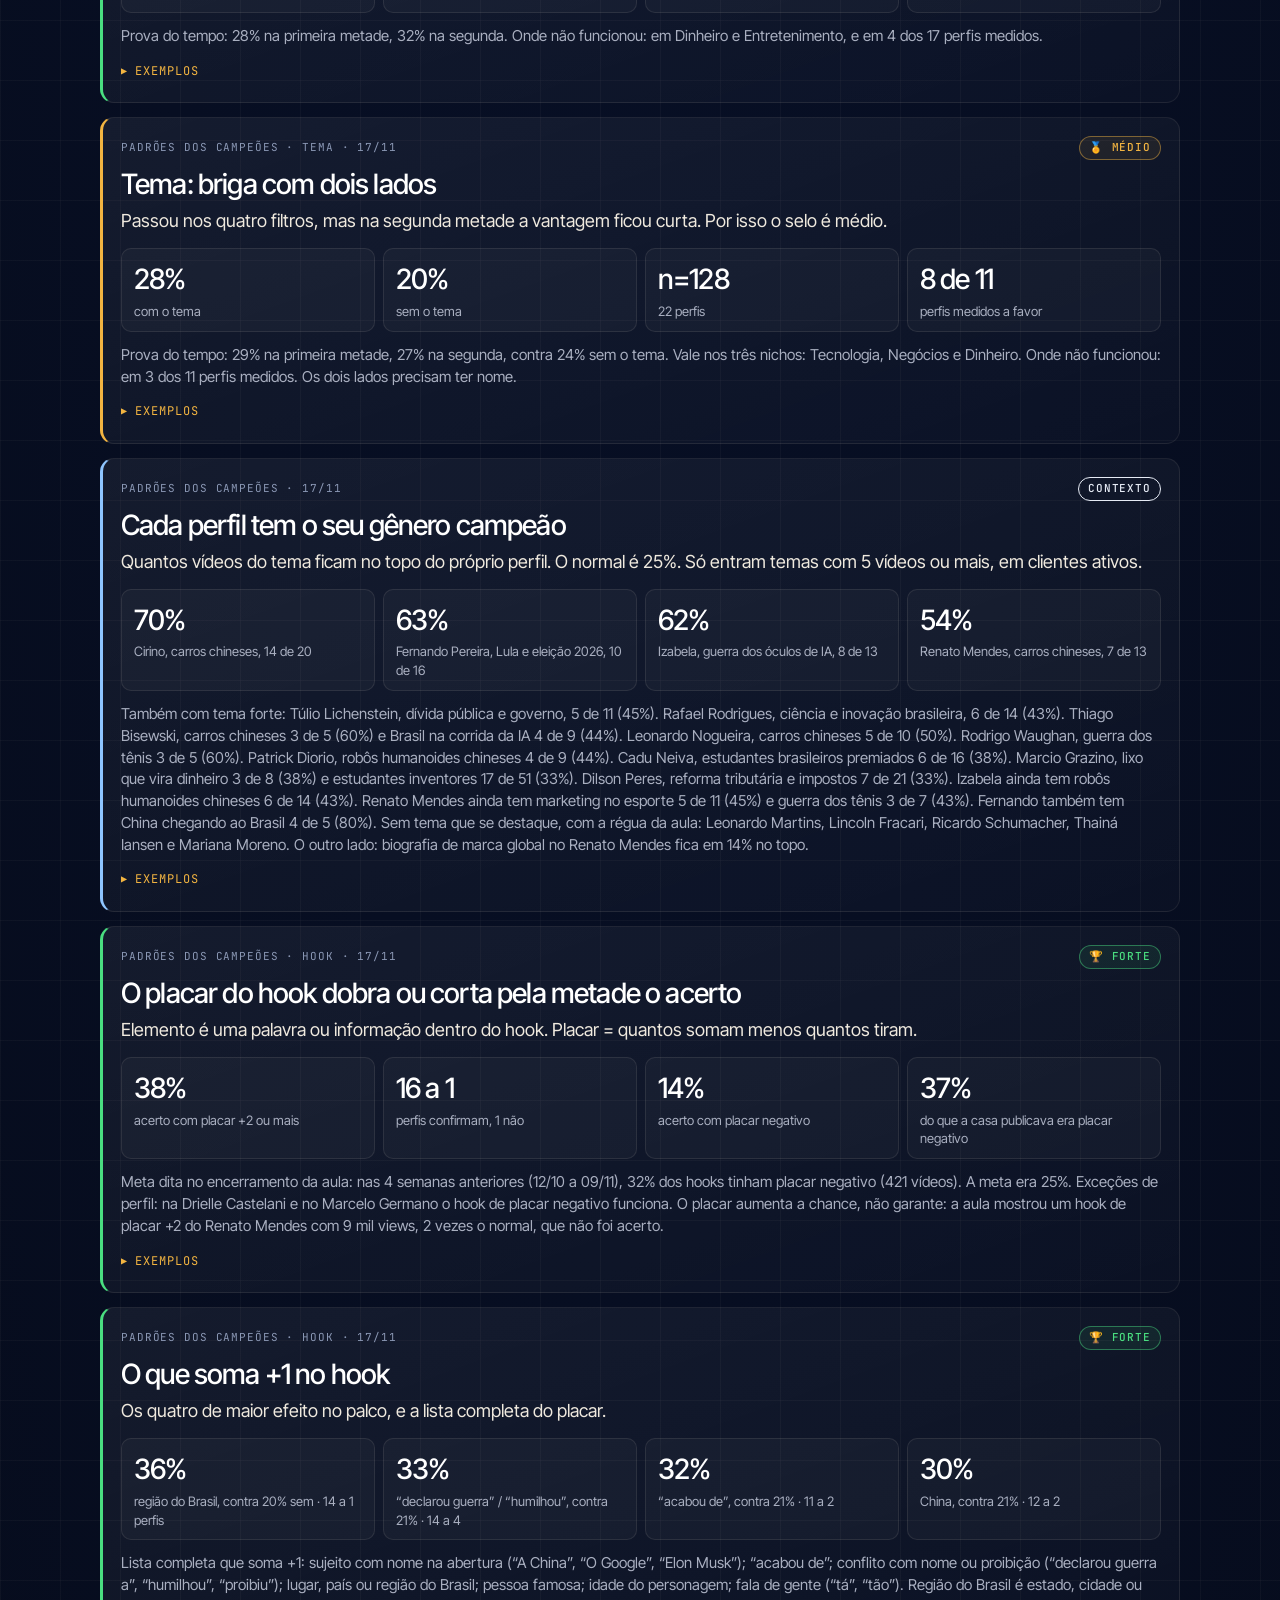
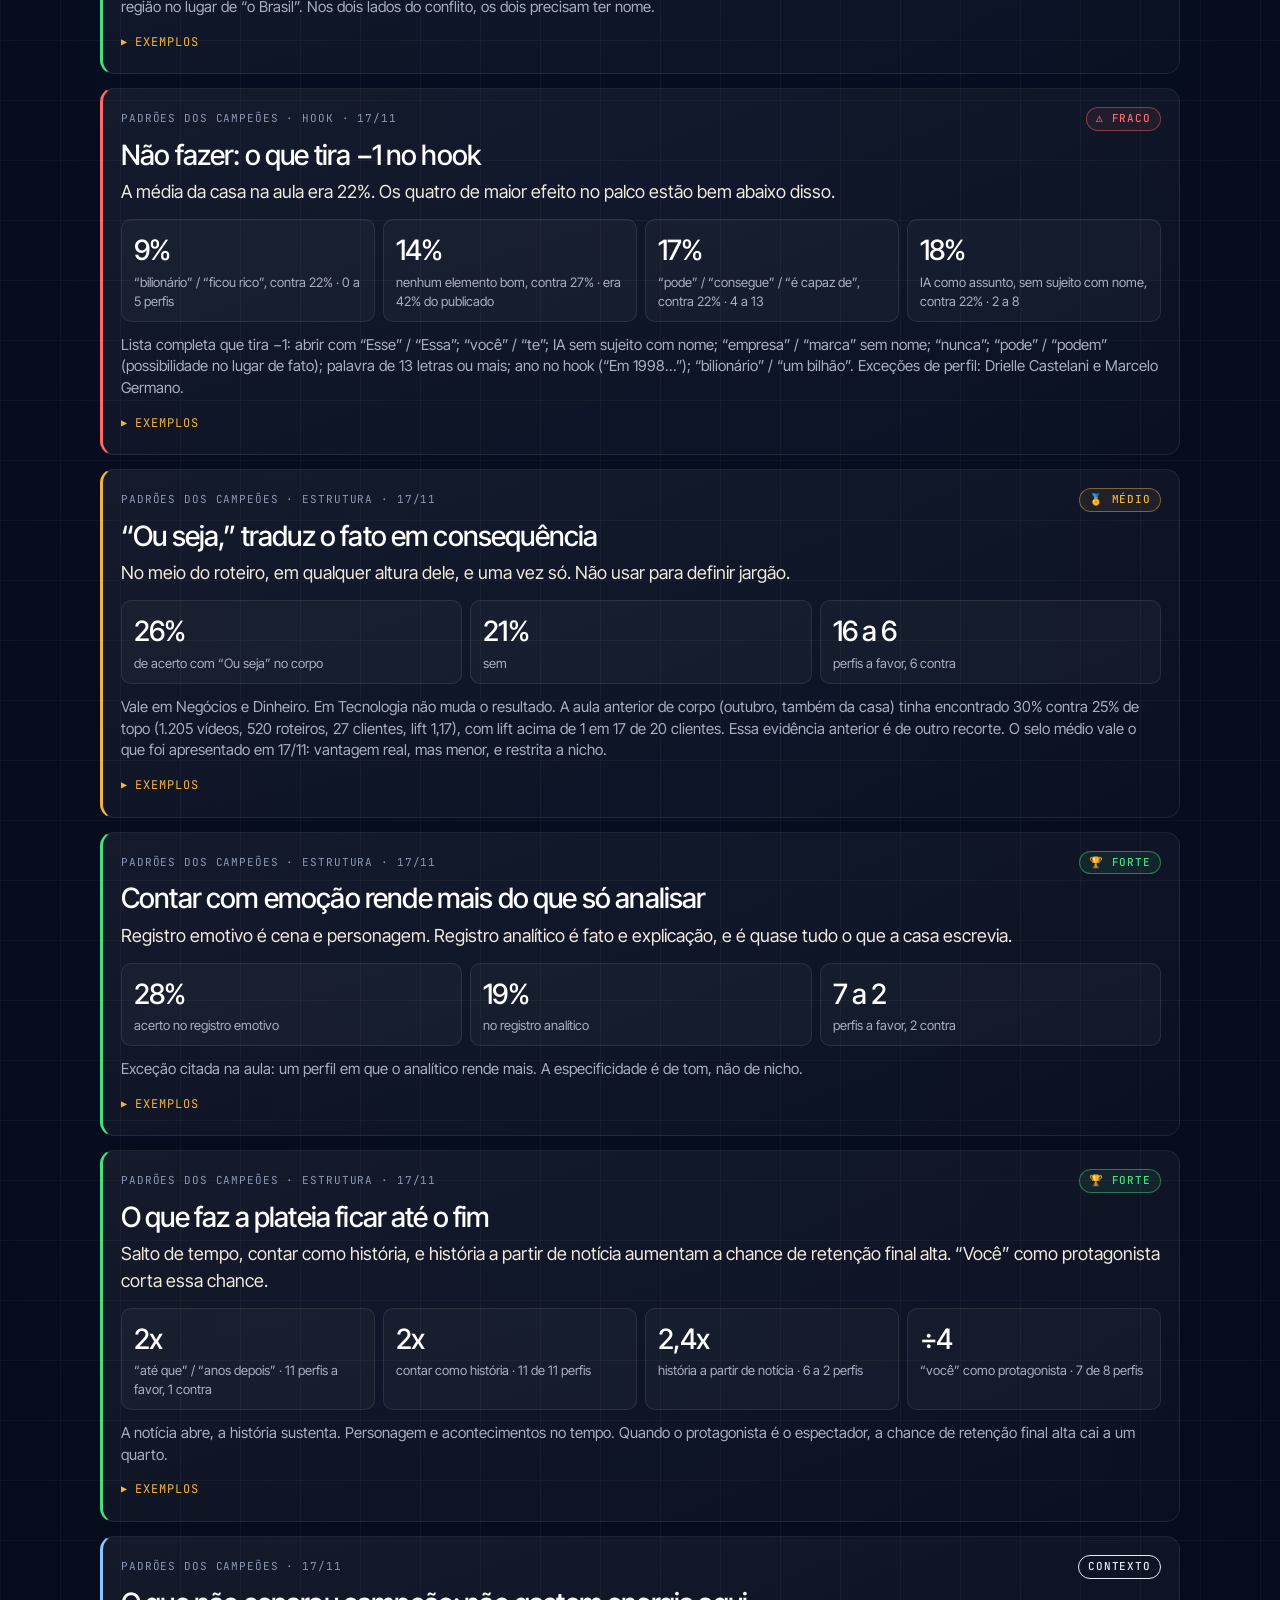
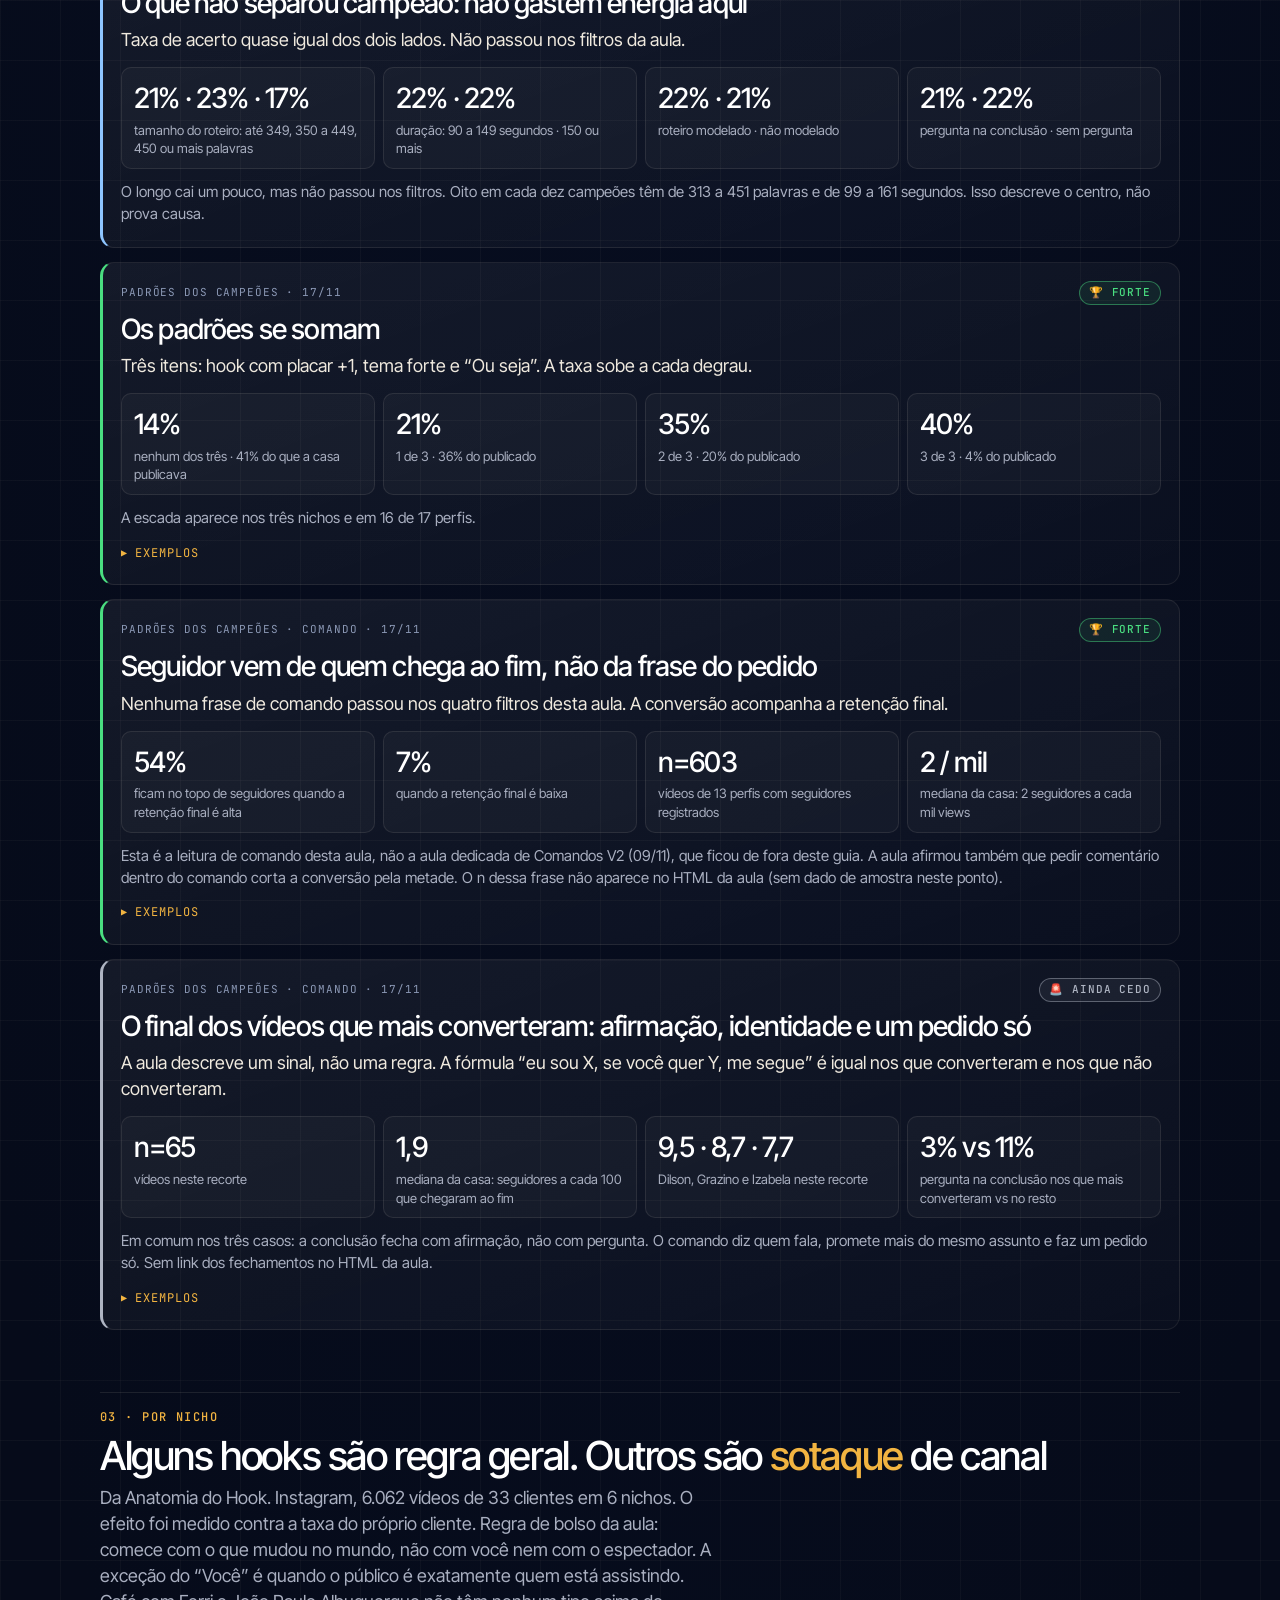
<file: academy-relatorios-7q4m/guia-padroes/index.html>
<!doctype html>
<html lang="pt-BR">
<head>
<meta charset="utf-8">
<meta name="robots" content="noindex, nofollow">
<meta name="viewport" content="width=device-width, initial-scale=1">
<title>Guia dos padrões de acerto · VM Academy · rascunho</title>
<link rel="preconnect" href="https://fonts.googleapis.com">
<link rel="preconnect" href="https://fonts.gstatic.com" crossorigin>
<link rel="stylesheet" href="https://fonts.googleapis.com/css2?family=Inter+Tight:wght@400;500;600;700&family=JetBrains+Mono:wght@400;500&display=swap">
<style>
:root{
  --preto:#060b1a;
  --palco:rgba(255,255,255,.045);
  --ouro:#F2B441;
  --amarelo:#F2B441;
  --creme:#EFE9DE;
  --texto:#e6ebf5;
  --fumaca:#A9AFC0;
  --mutado:#8b98b5;
  --linha:rgba(232,222,200,.10);
  --verde:#4ADE80;
  --vermelho:#FF6B6B;
  --azul:#8EC5FF;
  --cinza:#AEB4C2;
  --display:'Inter Tight',system-ui,-apple-system,'Segoe UI',Roboto,Helvetica,Arial,sans-serif;
  --mono:'JetBrains Mono',ui-monospace,SFMono-Regular,Menlo,Consolas,monospace;
}
*{box-sizing:border-box}
html,body{margin:0;background:#060b1a;color:var(--texto);font-family:var(--display);font-size:18px;line-height:1.45;-webkit-font-smoothing:antialiased}
body{background:
  linear-gradient(rgba(232,222,200,.035) 1px,transparent 1px) 0 0/60px 60px,
  linear-gradient(90deg,rgba(232,222,200,.035) 1px,transparent 1px) 0 0/60px 60px,
  radial-gradient(120% 90% at 50% 0%,#0c1733 0%,#08112a 45%,#060b1a 100%);
  min-height:100vh}
a{color:var(--creme);text-decoration:underline;text-decoration-color:rgba(242,180,65,.55);text-underline-offset:3px}
a:hover{color:var(--ouro)}
.wrap{width:min(1080px,calc(100% - 32px));margin:0 auto;padding:0 0 80px}

/* topbar */
.top{position:sticky;top:0;z-index:20;backdrop-filter:blur(14px);background:rgba(6,11,26,.86);border-bottom:1px solid var(--linha)}
.top-in{width:min(1080px,calc(100% - 32px));margin:0 auto;display:flex;flex-wrap:wrap;align-items:center;gap:10px 16px;padding:12px 0}
.brand{font-family:var(--mono);font-size:12px;letter-spacing:.12em;text-transform:uppercase;color:var(--ouro);font-weight:500}
.brand small{color:var(--fumaca);margin-left:8px;letter-spacing:.08em}
.nav{display:flex;flex-wrap:wrap;gap:6px;margin-left:auto}
.nav a,.chip{font-family:var(--mono);font-size:11px;letter-spacing:.08em;text-transform:uppercase;text-decoration:none;color:var(--creme);border:1px solid var(--linha);background:rgba(255,255,255,.03);padding:6px 10px;border-radius:999px}
.nav a:hover,.chip:hover,.chip.on{border-color:rgba(242,180,65,.55);color:var(--ouro);background:rgba(242,180,65,.08)}
.badge{font-family:var(--mono);font-size:11px;letter-spacing:.1em;text-transform:uppercase;color:#08112a;background:var(--ouro);padding:4px 8px;border-radius:999px;font-weight:600}

/* hero */
.hero{padding:48px 0 28px}
.hero h1{font-weight:500;letter-spacing:-.035em;line-height:1.05;font-size:clamp(36px,6vw,64px);margin:0 0 16px;color:#fff}
.hero h1 em{font-style:normal;color:var(--ouro)}
.hero .lead{font-size:clamp(18px,2.2vw,22px);color:var(--fumaca);max-width:46ch;margin:0 0 22px}
.meta{display:flex;flex-wrap:wrap;gap:8px 18px;color:var(--mutado);font-size:15px}
.meta b{color:var(--creme);font-weight:600}
.avisos{display:grid;gap:10px;margin-top:22px}
.aviso{background:var(--palco);border:1px solid var(--linha);border-radius:12px;padding:12px 16px;color:var(--fumaca);font-size:15px}
.aviso b{color:var(--creme)}

/* legend */
.legend{display:grid;grid-template-columns:repeat(auto-fit,minmax(200px,1fr));gap:10px;margin:28px 0 8px}
.leg{background:linear-gradient(160deg,rgba(255,255,255,.06),rgba(255,255,255,.02));border:1px solid rgba(232,222,200,.08);border-radius:12px;padding:14px 16px}
.leg .selo{margin-bottom:8px}
.leg p{margin:0;font-size:14px;color:var(--fumaca)}

/* section */
.sec{padding:18px 0 8px}
.sec-h{display:flex;flex-wrap:wrap;align-items:end;gap:8px 16px;margin:36px 0 8px;padding-top:16px;border-top:1px solid var(--linha)}
.eyebrow{font-family:var(--mono);font-weight:500;letter-spacing:.12em;text-transform:uppercase;color:var(--ouro);font-size:12px;margin:0}
.sec-h h2{font-weight:500;letter-spacing:-.035em;line-height:1.05;font-size:clamp(26px,4vw,40px);margin:0;color:#fff}
.sec-h h2 em{font-style:normal;color:var(--ouro)}
.sec-lead{color:var(--fumaca);max-width:62ch;margin:0 0 20px}

/* cards */
.list{display:grid;gap:14px}
.card{background:linear-gradient(160deg,rgba(255,255,255,.06),rgba(255,255,255,.02));border:1px solid rgba(232,222,200,.08);border-radius:14px;padding:18px 18px 14px;border-left:3px solid rgba(232,222,200,.25)}
.card.forte{border-left-color:var(--verde)}
.card.medio{border-left-color:var(--ouro)}
.card.fraco{border-left-color:var(--vermelho)}
.card.cedo{border-left-color:var(--cinza)}
.card.nota{border-left-color:var(--azul)}
.card head,.ch{display:flex;flex-wrap:wrap;align-items:center;gap:8px;margin-bottom:8px}
.aula{font-family:var(--mono);font-size:11px;letter-spacing:.08em;text-transform:uppercase;color:var(--mutado)}
.selo{display:inline-flex;align-items:center;gap:6px;font-family:var(--mono);font-size:11px;letter-spacing:.08em;text-transform:uppercase;padding:3px 9px;border-radius:999px;border:1px solid;font-weight:500;margin-left:auto}
.selo.forte{color:var(--verde);border-color:rgba(74,222,128,.45);background:rgba(74,222,128,.08)}
.selo.medio{color:var(--ouro);border-color:rgba(242,180,65,.45);background:rgba(242,180,65,.08)}
.selo.fraco{color:var(--vermelho);border-color:rgba(255,107,107,.45);background:rgba(255,107,107,.08)}
.selo.cedo{color:var(--cinza);border-color:rgba(174,180,194,.45);background:rgba(174,180,194,.08)}
.card h3{font-weight:500;letter-spacing:-.03em;line-height:1.15;font-size:clamp(20px,2.6vw,28px);margin:0 0 8px;color:#fff}
.resumo{margin:0 0 14px;color:var(--creme);font-size:18px}
.evid{display:grid;grid-template-columns:repeat(auto-fit,minmax(140px,1fr));gap:8px;margin:0 0 12px}
.evid div{background:rgba(255,255,255,.03);border:1px solid var(--linha);border-radius:10px;padding:10px 12px}
.evid b{display:block;font-weight:500;letter-spacing:-.03em;font-size:clamp(22px,3vw,28px);color:#fff}
.evid span{display:block;color:var(--fumaca);font-size:13px;margin-top:2px}
.espec{margin:0 0 8px;color:var(--fumaca);font-size:15px}
.espec b{color:var(--creme);font-weight:600}

details{margin-top:8px}
summary{cursor:pointer;font-family:var(--mono);font-size:12px;letter-spacing:.08em;text-transform:uppercase;color:var(--ouro);list-style:none;user-select:none;padding:8px 0}
summary::-webkit-details-marker{display:none}
summary::before{content:"▶ ";font-size:10px}
details[open] summary::before{content:"▼ "}
.exs{display:grid;gap:10px;padding:4px 0 8px}
.ex{background:rgba(0,0,0,.2);border:1px solid var(--linha);border-radius:10px;padding:12px 14px}
.ex q,.ex .fala{display:block;font-style:normal;color:var(--creme);margin:0 0 6px}
.ex small{color:var(--mutado);font-size:13px}
.ex a{color:var(--creme)}

/* niche table */
.nicho{display:grid;gap:10px}
.nicho article{background:linear-gradient(160deg,rgba(255,255,255,.06),rgba(255,255,255,.02));border:1px solid rgba(232,222,200,.08);border-radius:12px;padding:14px 16px}
.nicho h3{margin:0 0 4px;font-size:20px;font-weight:500;color:#fff}
.nicho .cl{color:var(--mutado);font-size:13px;margin:0 0 10px}
.nicho ul{margin:0;padding:0;list-style:none;display:grid;gap:4px}
.nicho li{font-size:15px;color:var(--fumaca)}
.nicho li.ok::before{content:"✓ ";color:var(--verde)}
.nicho li.no::before{content:"✗ ";color:var(--vermelho)}

/* lab */
.lab{display:grid;gap:12px;grid-template-columns:1.1fr .9fr}
@media(max-width:800px){.lab{grid-template-columns:1fr}}
textarea{width:100%;min-height:140px;resize:vertical;background:#08112a;color:var(--creme);border:1px solid var(--linha);border-radius:12px;padding:12px 14px;font:inherit;line-height:1.4}
textarea:focus{outline:1px solid rgba(242,180,65,.55)}
.lab-out{background:rgba(255,255,255,.03);border:1px solid var(--linha);border-radius:12px;padding:14px}
.lab-out h4{margin:0 0 8px;font-weight:500;color:#fff}
.hits{display:grid;gap:6px}
.hit{display:flex;justify-content:space-between;gap:10px;font-size:14px;border-bottom:1px solid var(--linha);padding:6px 0}
.hit b{font-weight:600}
.hit.plus b{color:var(--verde)}
.hit.minus b{color:var(--vermelho)}
.hit.zero b{color:var(--cinza)}
.placard{font-size:28px;font-weight:500;letter-spacing:-.03em;margin:0 0 8px}
.note{font-size:13px;color:var(--mutado)}

/* footer */
foot,footer{margin-top:48px;padding:24px 0 40px;border-top:1px solid var(--linha);color:var(--fumaca);font-size:14px}
footer h2{color:#fff;font-size:20px;font-weight:500;margin:18px 0 8px}
footer ul{margin:0 0 12px;padding-left:18px}
footer li{margin:0 0 6px}
.hidden{display:none !important}

button.chip{cursor:pointer;font:inherit}

</style>
</head>
<body>
<header class="top">
  <div class="top-in">
    <div class="brand">VM Academy <small>Guia dos padrões</small></div>
    <span class="badge">Rascunho</span>
    <nav class="nav" aria-label="Seções">
      <a href="#hook">Hook</a>
      <a href="#campeoes">Campeões</a>
      <a href="#nichos">Nichos</a>
      <a href="#lab">Testar hook</a>
      <a href="#metodo">Método</a>
    </nav>
  </div>
</header>
<div class="wrap">
  <section class="hero">
    <p class="eyebrow">Guia de consulta · não é a apresentação de resultados</p>
    <h1>Os padrões de acerto, <em>em uma lista só</em></h1>
    <p class="lead">Resumo simples das duas aulas de pesquisa da VM Academy: Anatomia do Hook e Os Padrões dos Campeões. Abra o exemplo só se quiser o caso.</p>
    <div class="meta">
      <span><b>Anatomia do Hook</b> · estudo de 17/10/2026. Data da apresentação incerta entre 19/10 e 22/10.</span>
      <span><b>Padrões dos Campeões</b> · aula de 17/11/2026, com vídeos de 16/05 a 09/11.</span>
    </div>
    <div class="avisos">
      <p class="aviso"><b>O que entra.</b> Só as aulas de pesquisa de hook e de padrões de sucesso. Não entram as aulas gravadas de 28 e 29/10 (modelagem, temas, hipóteses, anatomia didática, hooks versão básica, storytelling, comandos) nem a aula de Comandos V2 de 09/11. O bloco de comando que aparece mais abaixo é só o que foi dito em 17/11.</p>
      <p class="aviso"><b>Os números são os da aula original.</b> Não foram recalculados neste rascunho. Se a evidência não tiver n, o texto diz “sem dado”. Réguas diferentes não foram misturadas: Anatomia usa acerto do Oráculo (acima do maior entre 10 mil views e 3x a mediana móvel do canal). Padrões dos Campeões usa, nos temas e na calçada, o topo 10% do próprio perfil, e cita também a régua oficial de acerto. Viral é 100 mil+. Ultraviral é 1 milhão+.</p>
    </div>
    <div class="legend" id="selos">
      <div class="leg"><span class="selo forte">🏆 Forte</span><p>Anatomia: efeito claro acima da base, com n razoável (em geral 80 ou mais) e consistência em vários clientes ou nichos. Campeões: passou nos quatro filtros da aula.</p></div>
      <div class="leg"><span class="selo medio">🏅 Médio</span><p>Funciona, mas com ressalva clara: depende de nicho, a vantagem é menor, a evidência é mista, ou a própria aula viu a vantagem encolher.</p></div>
      <div class="leg"><span class="selo fraco">⚠️ Fraco</span><p>Anti-padrão. Taxa abaixo da base, efeito baixo em muitos clientes, ou a aula classificou como o que evitar.</p></div>
      <div class="leg"><span class="selo cedo">🚨 Ainda cedo</span><p>Amostra pequena, poucos clientes, ou a própria aula chamou de hipótese ou de sinal, não de regra. Sem validação na base: sem dado.</p></div>
    </div>
    <div class="nav" style="margin:18px 0 0;justify-content:flex-start">
      <button type="button" class="chip on" data-f="selo:">Todos</button>
      <button type="button" class="chip" data-f="selo:Forte">🏆 Forte</button>
      <button type="button" class="chip" data-f="selo:Médio">🏅 Médio</button>
      <button type="button" class="chip" data-f="selo:Fraco">⚠️ Fraco</button>
      <button type="button" class="chip" data-f="selo:Ainda cedo">🚨 Ainda cedo</button>
    </div>
  </section>
  <section class="sec" id="hook">
    <div class="sec-h"><p class="eyebrow">01 · Anatomia do Hook</p><h2>O que os primeiros segundos <em>dizem</em></h2></div>
    <p class="sec-lead">Base da aula: 6.010 vídeos de clientes no Instagram nos últimos 12 meses; 1.290 com retenção do hook; 1.618 roteiros em 3 ou mais redes; 11.511 hooks classificados no playbook; 5.095 no recorte de categorias do IG (base 18,3%). Fonte: Oráculo, 17/10/2026.</p>
    <div class="list">
<article class="card forte" id="hook-retencao" data-selo="Forte" data-sec="Anatomia do Hook"><div class="ch"><span class="aula">Anatomia do Hook · estudo 17/10</span><span class="selo forte">🏆 Forte</span></div><h3>Quem segura nos primeiros segundos, distribui</h3><p class="resumo">No Instagram, a retenção do hook é a métrica que mais separa acerto de erro. Sete pontos entre a mediana e o quartil de cima mudam a taxa de 23% para 60%.</p><div class="evid"><div><b>60%</b><span>acertam no quartil de cima, hook 71%+</span></div><div><b>23%</b><span>acertam na mediana (hook 64%)</span></div><div><b>1,9%</b><span>viralizam com hook abaixo de 60% (9 de 469)</span></div><div><b>n=1.290</b><span>vídeos IG com retenção medida</span></div></div><p class="espec">Quartis dentro de cada cliente quase não mudam o resultado: 4,9% no de baixo e 60,6% no de cima. Não é efeito de cliente bom. Hook com 78% ou mais: 72% viralizaram (58 de 81, mediana 216 mil). Meta da aula: hook acima de 71% no IG e 68% no TikTok. Fora das análises de retenção: Rodrigo Waughan (outra escala, mediana 106). A aula avisa: é correlação, a seta provavelmente vai nos dois sentidos.</p><details><summary>Exemplos</summary><div class="exs"><div class="ex"><a class="fala" href="https://www.instagram.com/reel/DbvGvW2hRek" target="_blank" rel="noopener noreferrer">A Samsung lançou um par de óculos que é o começo do fim da era do celular. Deixa eu te explicar.</a><small>Izabela Anholett · 9,39 mi · retenção 78%</small></div><div class="ex"><a class="fala" href="https://www.instagram.com/reel/DYo3ldvOFHW" target="_blank" rel="noopener noreferrer">Esse taxista rodou tanto com seu Toyota que ele simplesmente travou o software da fábrica.</a><small>Leonardo Nogueira · 6,19 mi · retenção 79%</small></div><div class="ex"><a class="fala" href="https://www.instagram.com/reel/DcKNGwYuTIK" target="_blank" rel="noopener noreferrer">Jovem cria IA que simula jutsu do Naruto.</a><small>Patrick Diorio · 413 mil · retenção 85%</small></div></div></details></article><article class="card forte" id="hook-subhook" data-selo="Forte" data-sec="Anatomia do Hook"><div class="ch"><span class="aula">Anatomia do Hook · estudo 17/10</span><span class="selo forte">🏆 Forte</span></div><h3>Um bom hook vale 45%. Com um bom sub-hook, vale 77%</h3><p class="resumo">A segunda frase decide se quem parou fica. Queda pequena com hook fraco não salva. As duas coisas precisam acontecer.</p><div class="evid"><div><b>77,1%</b><span>hook 71%+ e queda de no máximo 17 pontos</span></div><div><b>n=144</b><span>mediana 173 mil views</span></div><div><b>45,5%</b><span>hook 71%+ com queda maior</span></div><div><b>n=187</b><span>mediana 40 mil views</span></div></div><p class="espec">Hook abaixo de 71% com queda pequena: 16,7% de acerto (n=204). Com queda grande: 10,1% (n=752). O texto do hook, nos marcadores medidos, não explica essa queda (fica entre 18 e 23 pontos). Por isso o sub-hook precisa de roteiro próprio. Quem segura entrega uma segunda camada concreta. Quem solta entrega a resposta ou promete uma história previsível.</p></article><article class="card forte" id="hook-dois-mecanismos" data-selo="Forte" data-sec="Anatomia do Hook"><div class="ch"><span class="aula">Anatomia do Hook · estudo 17/10</span><span class="selo forte">🏆 Forte</span></div><h3>O ponto ótimo é combinar dois mecanismos do playbook</h3><p class="resumo">Um terceiro já não ajuda no Instagram. Hook sem nenhum mecanismo acerta bem abaixo da base.</p><div class="evid"><div><b>21,6%</b><span>com dois mecanismos</span></div><div><b>16,5%</b><span>com um</span></div><div><b>19,1%</b><span>com três ou mais</span></div><div><b>10,1%</b><span>com nenhum (n=868)</span></div></div><p class="espec">Base da rede nos 5.095 hooks classificados: 18,3%. Pares com 30 ou mais vídeos que mais acertam: Esse Cara + O Proibido 38,7% (n=31, retenção 73%); Conflito + Contraste 32,0% (n=50); Crença + Ultra Especificidade 31,3% (n=32); Controverso + Esse Cara 29,7% (n=37, 43% viral). O par que afunda: Crença + Negatividade 6,6% (n=61), vira sermão.</p></article><article class="card forte" id="hook-marca-conflito" data-selo="Forte" data-sec="Anatomia do Hook"><div class="ch"><span class="aula">Anatomia do Hook · estudo 17/10</span><span class="selo forte">🏆 Forte</span></div><h3>Marca ou figura conhecida, em conflito, nas primeiras palavras</h3><p class="resumo">Citar marca famosa sem conflito quase não separa. O que separa é pôr o nome em briga com alguém.</p><div class="evid"><div><b>18,6%</b><span>viralizam hooks com marca grande</span></div><div><b>8,8%</b><span>viralizam sem marca grande</span></div><div><b>43% vs 40%</b><span>marca famosa aparece nos acertos e nos não acertos</span></div></div><p class="espec">Sujeito concreto, ação no presente, consequência. A explicação fica para depois. Abrir com O/A + Nome: 1,33x a chance de acerto (n=272, 32,4% de acerto). Somado a “acabou de”: 45,5% de acerto (n=66).</p><details><summary>Exemplos</summary><div class="exs"><div class="ex"><a class="fala" href="https://www.instagram.com/reel/DbvGvW2hRek" target="_blank" rel="noopener noreferrer">A Samsung lançou um par de óculos que é o começo do fim da era do celular. Deixa eu te explicar.</a><small>Izabela Anholett · 9,39 mi</small></div><div class="ex"><a class="fala" href="https://www.instagram.com/reel/Dd4cgRKzhhw" target="_blank" rel="noopener noreferrer">O dono do Instagram acabou de declarar guerra à Apple. Usando uma arma que pode literalmente mudar o mundo que a gente conhece. E o campo de batalha é o seu rosto, tá?</a><small>Izabela Anholett · 3,15 mi</small></div><div class="ex"><a class="fala" href="https://www.instagram.com/reel/DYjr8VwBC53" target="_blank" rel="noopener noreferrer">A Apple acabou de declarar guerra ao Mark Zuckerberg, e o seu próximo iPhone não vai estar no seu bolso, mas sim no seu rosto.</a><small>Izabela Anholett · 1,78 mi</small></div></div></details></article><article class="card forte" id="hook-acabou-de" data-selo="Forte" data-sec="Anatomia do Hook"><div class="ch"><span class="aula">Anatomia do Hook · estudo 17/10</span><span class="selo forte">🏆 Forte</span></div><h3>“Acabou de”: notícia acontecendo agora</h3><p class="resumo">É a regra geral mais consistente da aula. Funciona nos seis nichos.</p><div class="evid"><div><b>1,97x</b><span>efeito mediano nos 6 de 6 nichos</span></div><div><b>32,1%</b><span>de acerto na leitura de texto (base 17,8%)</span></div><div><b>n=349</b><span>29 clientes</span></div><div><b>1,82x</b><span>ajustado pelo cliente, n=104, 15 clientes</span></div></div><p class="espec">Retenção do hook: 70% contra 63%. Acerto 44% contra 24% esperado. Forma típica: [Nome] acabou de [verbo forte]. Também positivo no TikTok e no YouTube. No mapa por nicho, o efeito vai de 1,03x (Ciência/Inovação, n=23) a 2,72x (Finanças, n=31).</p><details><summary>Exemplos</summary><div class="exs"><div class="ex"><a class="fala" href="https://www.instagram.com/reel/DZcVckKByOp" target="_blank" rel="noopener noreferrer">A contagem regressiva começou. A China vai implementar no Brasil os pagamentos com a palma da mão, ainda esse ano.</a><small>Izabela Anholett · 3,48 mi</small></div><div class="ex"><a class="fala" href="https://www.instagram.com/reel/Dcw12PyNrZs" target="_blank" rel="noopener noreferrer">A Geely chocou o mundo mais uma vez. Ela acabou de dar o passo mais revolucionário da história.</a><small>Leonardo Cirino · 2,05 mi</small></div><div class="ex"><a class="fala" href="https://www.instagram.com/reel/DfVmJhCt74b" target="_blank" rel="noopener noreferrer">A China acabou de escolher uma cidade de Santa Catarina pra fazer algo que ela nunca tinha feito na América Latina.</a><small>Lincoln Fracari · 1,3 milhão</small></div></div></details></article><article class="card forte" id="hook-lugar" data-selo="Forte" data-sec="Anatomia do Hook"><div class="ch"><span class="aula">Anatomia do Hook · estudo 17/10</span><span class="selo forte">🏆 Forte</span></div><h3>Lugar: país ou região do público</h3><p class="resumo">Âncora geográfica que cria identidade ou rivalidade. É o sinal multi-rede mais robusto depois de marca.</p><div class="evid"><div><b>39,1%</b><span>acerto de conteúdo regional (Nordeste, interior, estado)</span></div><div><b>n=294</b><span>24 clientes</span></div><div><b>16 de 23</b><span>clientes a favor de país ou região</span></div></div><p class="espec">No mapa por nicho, país ou região fica acima de 1,0 em todos os seis (1,26x a 1,57x). China, medida à parte, acerta 30,0% (n=460, 28 clientes); no TikTok, 41,1%.</p><details><summary>Exemplos</summary><div class="exs"><div class="ex"><a class="fala" href="https://www.instagram.com/reel/DVt98MUka1u" target="_blank" rel="noopener noreferrer">A China tá silenciosamente construindo um império no Nordeste brasileiro. E quando eu digo império, eu não estou exagerando.</a><small>Lincoln Fracari · 3,35 mi · coef. 450x</small></div><div class="ex"><a class="fala" href="https://www.instagram.com/reel/DXaXOO3ibZs" target="_blank" rel="noopener noreferrer">Coca-Cola gasta milhões no Nordeste, mas existe uma bebida cearense que ela não consegue superar.</a><small>Cadu Neiva · 2,13 mi</small></div><div class="ex"><a class="fala" href="https://www.instagram.com/reel/Dce9r_WJQp4" target="_blank" rel="noopener noreferrer">Três estados do nordeste estão em guerra e o Brasil inteiro devia torcer para essa guerra nunca acabar.</a><small>Cadu Neiva · 1,80 mi</small></div></div></details></article><article class="card forte" id="hook-conflito" data-selo="Forte" data-sec="Anatomia do Hook"><div class="ch"><span class="aula">Anatomia do Hook · estudo 17/10</span><span class="selo forte">🏆 Forte</span></div><h3>Conflito declarado: “declarou guerra”, “humilhou”, “em guerra”</h3><p class="resumo">Conflito com nome ativa o instinto tribal. Funciona melhor com sujeito nomeado. Em canal de geopolítica, a palavra pode soar exagero.</p><div class="evid"><div><b>43,8%</b><span>acerto de “declar* guerra” ou “em guerra”</span></div><div><b>n=48</b><span>recalculado na auditoria da aula</span></div><div><b>1,29x</b><span>vocabulário de choque, n=206</span></div></div><p class="espec">Conflito como regra geral: 9 de 14 clientes. No mapa, é forte em Finanças (2,49x, n=48) e Ciência (1,77x, n=49). Falha em Sociedade/Geopolítica (0,87x, n=33). Assinatura de canal: acerta 43% contra 29% na Izabela Anholett e 28% contra 9% no Fernando Pereira, mas só 7% contra 24% no Lincoln Fracari.</p><details><summary>Exemplos</summary><div class="exs"><div class="ex"><a class="fala" href="https://www.instagram.com/reel/Dd4cgRKzhhw" target="_blank" rel="noopener noreferrer">O dono do Instagram acabou de declarar guerra à Apple.</a><small>Izabela Anholett · 3,15 mi</small></div><div class="ex"><a class="fala" href="https://www.instagram.com/reel/Dczck8Sv8DC" target="_blank" rel="noopener noreferrer">A China humilhou o mundo todo com um caminhão...</a><small>Lincoln Fracari · 11 mil · coef. 0,51 · onde o padrão falhou</small></div></div></details></article><article class="card forte" id="hook-davi-golias" data-selo="Forte" data-sec="Anatomia do Hook"><div class="ch"><span class="aula">Anatomia do Hook · estudo 17/10</span><span class="selo forte">🏆 Forte</span></div><h3>Davi contra Golias</h3><p class="resumo">O gigante domina, mas o pequeno, local ou improvável vence. Contraste com orgulho regional.</p><div class="evid"><div><b>36,6%</b><span>de acerto</span></div><div><b>n=93</b><span>27 clientes</span></div><div><b>base 17,8%</b><span>Instagram na leitura de texto</span></div></div><p class="espec">A aula trata como um dos padrões que o playbook ainda não nomeava e que se mantém em 16 clientes ou mais, inclusive sem o maior cliente.</p><details><summary>Exemplos</summary><div class="exs"><div class="ex"><a class="fala" href="https://www.instagram.com/reel/DXaXOO3ibZs" target="_blank" rel="noopener noreferrer">Coca-Cola gasta milhões no Nordeste, mas existe uma bebida cearense que ela não consegue superar.</a><small>Cadu Neiva · 2,13 mi</small></div><div class="ex"><a class="fala" href="https://www.instagram.com/reel/DWKJvC7Dz8-" target="_blank" rel="noopener noreferrer">Enquanto as gigantes gastam bilhões para criar tecnologia, esse jovem de 20 anos criou uma concorrente da Apple usando restos de lixo.</a><small>Rafael Rodrigues · 1,08 mi · coef. 438x</small></div><div class="ex"><a class="fala" href="https://www.instagram.com/reel/DWBOY0QjSv4" target="_blank" rel="noopener noreferrer">Antigamente, você tinha vergonha de usar Olympikus na escola. Hoje em dia, ela humilha a Nike e a Adidas no Brasil.</a><small>Marcio Grazino · 649 mil no IG</small></div></div></details></article><article class="card forte" id="hook-china" data-selo="Forte" data-sec="Anatomia do Hook"><div class="ch"><span class="aula">Anatomia do Hook · estudo 17/10</span><span class="selo forte">🏆 Forte</span></div><h3>China como potência silenciosa</h3><p class="resumo">Revelação de escala com território do público. “Silenciosamente” e “quase ninguém percebeu” dão cara de informação privilegiada.</p><div class="evid"><div><b>30,0%</b><span>de acerto no Instagram</span></div><div><b>n=460</b><span>28 clientes</span></div><div><b>41,1%</b><span>no TikTok</span></div></div><p class="espec">Seis hooks do top 50 citam a China. “Quase ninguém sabe” viraliza em 17,4% contra 9,3% sem. No mapa, o efeito de “quase ninguém” é claro sobretudo em Empreendedorismo (1,80x, n=70) e Finanças (1,43x, n=39).</p><details><summary>Exemplos</summary><div class="exs"><div class="ex"><a class="fala" href="https://www.instagram.com/reel/DVt98MUka1u" target="_blank" rel="noopener noreferrer">A China tá silenciosamente construindo um império no Nordeste brasileiro.</a><small>Lincoln Fracari · 3,35 mi</small></div><div class="ex"><a class="fala" href="https://www.instagram.com/reel/DZcVckKByOp" target="_blank" rel="noopener noreferrer">A contagem regressiva começou. A China vai implementar no Brasil os pagamentos com a palma da mão, ainda esse ano.</a><small>Izabela Anholett · 3,48 mi</small></div></div></details></article><article class="card medio" id="hook-causal" data-selo="Médio" data-sec="Anatomia do Hook"><div class="ch"><span class="aula">Anatomia do Hook · estudo 17/10</span><span class="selo medio">🏅 Médio</span></div><h3>Sub-hook causal: “e a culpa é”, “o motivo”, “o segredo”</h3><p class="resumo">A primeira frase dá relevância. A segunda abre um mistério com uma causa desproporcional.</p><div class="evid"><div><b>25,1%</b><span>de acerto</span></div><div><b>n=251</b><span>30 clientes</span></div><div><b>base 17,8%</b><span>leitura de texto</span></div></div><p class="espec">A aula lista entre os padrões ainda não nomeados pelo playbook. Uma leitura mais estreita do mesmo tipo de segunda frase (n=77) teve efeito 1,17x, evidência fraca (z cerca de 0,8). Por isso o selo é médio, não forte.</p><details><summary>Exemplos</summary><div class="exs"><div class="ex"><a class="fala" href="https://www.instagram.com/reel/DVbunyzDvij" target="_blank" rel="noopener noreferrer">O mundo tem exatamente 40 dias até o petróleo acabar. E a culpa é de um pedaço de mar que o Irã acabou de sequestrar.</a><small>Fernando Pereira · 3,21 mi no IG</small></div><div class="ex"><a class="fala" href="https://www.instagram.com/reel/DdkLxRzBKTs" target="_blank" rel="noopener noreferrer">Esse é o maior golpe das lojas de shopping contra o governo. E o pior, o golpe é totalmente legal.</a><small>Dilson Peres · 2,21 mi</small></div></div></details></article><article class="card forte" id="hook-multirede" data-selo="Forte" data-sec="Anatomia do Hook"><div class="ch"><span class="aula">Anatomia do Hook · estudo 17/10</span><span class="selo forte">🏆 Forte</span></div><h3>Hook que funciona em todas as redes tem força especial. Não mexa no hook entre redes</h3><p class="resumo">Existe um fator de conteúdo e hook que viaja. IG, TikTok e Facebook andam juntos. YouTube é aposta à parte.</p><div class="evid"><div><b>5,7%</b><span>dos roteiros acertaram em todas (93 de 1.618)</span></div><div><b>cerca de 1%</b><span>é o que o acaso preveria</span></div><div><b>0,56 a 0,62</b><span>correlação IG, TikTok e Facebook</span></div><div><b>0,30 a 0,38</b><span>correlação com YouTube</span></div></div><p class="espec">Seis princípios da aula: personagem reconhecível em 1 segundo (maior efeito); âncora geográfica; virada na mesma frase; afirmar, não perguntar; uma frase de 15 a 20 palavras, com número só como escala; não mexer no hook entre redes. “Guerra”, “humilha” e “acabou de” só se sustentam no multi-rede com a Izabela Anholett, que sozinha tem um terço dos acertos universais. O caso dos 86 bilhões (Dilson Peres): abrindo com o número, o YouTube fez 417 mil; abrindo com “O que? no porto do Rio...”, o Instagram fez 23 mil.</p></article><article class="card cedo" id="hook-nostalgia" data-selo="Ainda cedo" data-sec="Anatomia do Hook"><div class="ch"><span class="aula">Anatomia do Hook · estudo 17/10</span><span class="selo cedo">🚨 Ainda cedo</span></div><h3>Nostalgia de marca (“antigamente”, “você se lembra”, “sumiu”)</h3><p class="resumo">Hipótese promissora, ainda não é regra. Amostra pequena e concentrada.</p><div class="evid"><div><b>1,35x</b><span>efeito ajustado pelo cliente</span></div><div><b>n=33</b><span>só 7 clientes</span></div><div><b>42%</b><span>de acerto na leitura de texto</span></div></div><p class="espec">A aula chama de hipótese. Funciona no Franklin Tomich e no Marcio Grazino. No mapa, aparece com dado em Ciência (1,32x, n=20) e Case de empresa (1,21x, n=29; 27,6% contra 13,9%). Sentimento “Nostalgia” é o de maior peso nos acertos (1,88x nos acertos frente aos não acertos), mas isso é sentimento, não o molde de texto.</p><details><summary>Exemplos</summary><div class="exs"><div class="ex"><a class="fala" href="https://www.instagram.com/reel/DaY1yoxuPZ8" target="_blank" rel="noopener noreferrer">Você se lembra do Ping Pong? O chiclete que fazia bola com figurinha dentro, simplesmente sumiu. E a culpada foi uma decisão corporativa que quase ninguém conhece.</a><small>Franklin Tomich · 1,16 mi</small></div><div class="ex"><a class="fala" href="https://www.instagram.com/reel/DWBOY0QjSv4" target="_blank" rel="noopener noreferrer">Antigamente, você tinha vergonha de usar Olympikus na escola. Hoje em dia, ela humilha a Nike e a Adidas no Brasil.</a><small>Marcio Grazino · 649 mil</small></div></div></details></article><article class="card fraco" id="hook-primeira-pessoa" data-selo="Fraco" data-sec="Anatomia do Hook"><div class="ch"><span class="aula">Anatomia do Hook · estudo 17/10</span><span class="selo fraco">⚠️ Fraco</span></div><h3>Não fazer: primeira pessoa no hook</h3><p class="resumo">Quase sempre prejudica. Só escapa quem é o próprio personagem do canal.</p><div class="evid"><div><b>0,50x</b><span>efeito mediano</span></div><div><b>15 de 18</b><span>clientes abaixo do esperado</span></div><div><b>11,9%</b><span>de acerto no IG (n=56 na leitura de marcador)</span></div><div><b>2,7%</b><span>de acerto no TikTok</span></div></div><p class="espec">TikTok 0,60x, YouTube 0,76x. Retenção 3,5 pontos abaixo do próprio cliente. Exceção citada: apresentador-personagem, com amostras pequenas (Rodrigo Waughan, Manoel Victor, Renato Torres). No mapa, é ruim em cinco dos seis nichos. Em Case de empresa fica perto do esperado (1,06x, n=117).</p><details><summary>Exemplos</summary><div class="exs"><div class="ex"><a class="fala" href="https://www.instagram.com/reel/DeHzaoJNRxg" target="_blank" rel="noopener noreferrer">Meu canal gera um pouquinho mais de meio milhão mês.</a><small>Lincoln Fracari · 2 mil views · pior exemplo da aula</small></div><div class="ex"><a class="fala" href="https://www.instagram.com/reel/DSF-_EaEQxt" target="_blank" rel="noopener noreferrer">Meu apartamento foi leiloado. Achei injusto. Depois entendi que era justiça.</a><small>Lerry Granville · 17 mil · coef. 0,10</small></div></div></details></article><article class="card fraco" id="hook-antipadroes" data-selo="Fraco" data-sec="Anatomia do Hook"><div class="ch"><span class="aula">Anatomia do Hook · estudo 17/10</span><span class="selo fraco">⚠️ Fraco</span></div><h3>Não fazer: pergunta, autoridade, “imagina”, lista de dicas, anunciar o conteúdo, acusar o espectador</h3><p class="resumo">Anti-padrões com o pior exemplo real de cada um. Hook sem mecanismo já parte de 10,1%.</p><div class="evid"><div><b>12,8%</b><span>Pergunta Direta, n=305</span></div><div><b>7,5%</b><span>Pergunta Reflexiva, n=53</span></div><div><b>16,6%</b><span>Apelo à Autoridade, n=181</span></div><div><b>0%</b><span>acusar o espectador, 23 vídeos</span></div></div><p class="espec">Pergunta no hook: 0,85x no IG (n=92). No TikTok, retenção 53,5% contra 61%. Se for usar, a pergunta vem depois de uma afirmação concreta. Exceção de nicho: “Você acha que...” em Sociedade/Geopolítica (1,43x) e pergunta de mistério de marca na Exame (5,5x). “Imagina...”: 2,9% (n=34). Lista de dicas: 3,8% (n=26). Anunciar o conteúdo (“neste vídeo”, “vou te mostrar”, “olá”, “fica até o final”): 12,3% no IG, 3,6% no Facebook. Superlativo sozinho (“maior”, “único”, “mais”): 0,86x (n=492). Número sozinho: 0,90 a 0,99, serve como prova do absurdo, não como gancho. Desafio de crença solto é traiçoeiro (7,3% no YouTube); funciona só ancorado em fato e nome conhecidos. Credencial fica para o corpo do vídeo: o sentimento Autoridade aparece quase o dobro nos fracassos (0,56x). Republicar não repete o resultado: o mesmo hook do Irã, no mesmo canal, fez 3,4 milhões em 28/02 e 504 views em 01/03.</p><details><summary>Exemplos</summary><div class="exs"><div class="ex"><a class="fala" href="https://www.instagram.com/reel/DYVHNmpJRTh" target="_blank" rel="noopener noreferrer">O comércio brasileiro vai faturar 258 bilhões em 2026. E se o seu negócio no Marketplace não está crescendo, o mercado não é o problema. Você é</a><small>Thiago Franco · 2,5 mil views · retenção 35% · acusar o espectador</small></div><div class="ex"><a class="fala" href="https://www.instagram.com/reel/DZa2KqyBKHY" target="_blank" rel="noopener noreferrer">Imagina um técnico que escala um jogador para uma posição que ele nunca treinou.</a><small>Marcelo Germano · 2,3 mil views · abrir com Imagina</small></div><div class="ex"><a class="fala" href="https://www.instagram.com/reel/DaigrhwJes2" target="_blank" rel="noopener noreferrer">três dicas eh, para o empreendedor que tá começando agora...</a><small>Café com Ferri · 9,3 mil · coef. 0,16 · lista de dicas</small></div><div class="ex"><a class="fala" href="https://www.instagram.com/reel/DQ7h2xhEgse" target="_blank" rel="noopener noreferrer">Este é o primeiro vídeo da série onde eu analiso franquias nos Estados Unidos...</a><small>João Paulo Albuquerque · 2,4 mil · contexto de série</small></div><div class="ex"><a class="fala" href="https://www.instagram.com/reel/DXrQkaGjaEN" target="_blank" rel="noopener noreferrer">A margem da Natura caiu 20% em um ano. E o que ela fez pra recuperar? Eu vou te mostrar aqui...</a><small>Thiago Franco · 907 views · anunciar o conteúdo</small></div><div class="ex"><a class="fala" href="https://www.instagram.com/reel/DWd3vbcDOI5" target="_blank" rel="noopener noreferrer">O fim dos programadores? Essa startup brasileira faturou três milhões de dólares em apenas dois dias.</a><small>Roteiro VM · retenção do hook 32% · pergunta genérica</small></div><div class="ex"><a class="fala" href="https://www.instagram.com/reel/DWANsxJFIaJ" target="_blank" rel="noopener noreferrer">Esses dois irmãos construíram uma das maiores marcas do Brasil!</a><small>Marcelo Germano · retenção 51%, sub 24% · trajetória sem conflito</small></div></div></details></article><article class="card nota" id="hook-formulas" data-selo="Contexto" data-sec="Anatomia do Hook"><div class="ch"><span class="aula">Anatomia do Hook · estudo 17/10</span><span class="selo cedo">15 moldes do top 50</span></div><h3>Quinze moldes extraídos dos 50 hooks mais vistos</h3><p class="resumo">Codificação manual dos 50 acertos de Instagram com mais views em 12 meses. A aula valida cada molde contra a base inteira, quando dá para medir por padrão de texto. Os seis primeiros são os que mais se repetem no topo.</p><p class="espec">Cada molde abaixo tem o próprio selo, com a validação da base quando ela existe. Sem validação na base, o selo é <b>Ainda cedo</b> ou o texto diz <b>sem dado</b>.</p></article><article class="card forte" id="f1" data-selo="Forte" data-sec="Fórmula F1"><div class="ch"><span class="aula">Fórmula F1 · 7 no top 50</span><span class="selo forte">🏆 Forte</span></div><h3>Decreto de morte</h3><p class="resumo">[Marca ou tecnologia] acabou de / vai [destruir, matar, decretar o fim de] [algo que todo mundo conhece].</p><div class="evid"><div><b>24,3%</b><span>acerto de destruir, fim de, matou</span></div><div><b>n=185</b><span>validação na base</span></div></div><p class="espec">Impacto e contraste extremo: o novo mata o velho. É concreto porque o espectador conhece o que vai morrer.</p><details><summary>Exemplos</summary><div class="exs"><div class="ex"><a class="fala" href="https://www.instagram.com/reel/DbvGvW2hRek" target="_blank" rel="noopener noreferrer">A Samsung lançou um par de óculos que é o começo do fim da era do celular. Deixa eu te explicar.</a><small>Izabela Anholett · 9,39 mi</small></div><div class="ex"><a class="fala" href="https://www.instagram.com/reel/DdkDHUgBnEm" target="_blank" rel="noopener noreferrer">O HB20 e o Onix serão destruídos por esse novo lançamento da BYD, que faz 71 quilômetros por litro.</a><small>Leonardo Cirino · 4,09 mi</small></div><div class="ex"><a class="fala" href="https://www.instagram.com/reel/DWMAp_kDSDk" target="_blank" rel="noopener noreferrer">IA vai destruir essa profissão. A IA acabou de decretar a morte de uma das profissões mais comuns do mundo: o operador de empilhadeira.</a><small>Izabela Anholett · 1,31 mi · retenção 78%</small></div></div></details></article><article class="card forte" id="f2" data-selo="Forte" data-sec="Fórmula F2"><div class="ch"><span class="aula">Fórmula F2 · 6 no top 50</span><span class="selo forte">🏆 Forte</span></div><h3>Guerra de gigantes</h3><p class="resumo">[Gigante A] acabou de declarar guerra a [Gigante B ou algo do seu dia a dia]. E o campo de batalha é [você, o seu X].</p><div class="evid"><div><b>43,8%</b><span>“declar* guerra” ou “em guerra”</span></div><div><b>n=48</b><span>média da casa na aula: 17,7%</span></div></div><p class="espec">Funciona melhor com nomes que dividem opinião. Em canal de geopolítica, ver a ressalva do card de conflito.</p><details><summary>Exemplos</summary><div class="exs"><div class="ex"><a class="fala" href="https://www.instagram.com/reel/Dd4cgRKzhhw" target="_blank" rel="noopener noreferrer">O dono do Instagram acabou de declarar guerra à Apple. ... E o campo de batalha é o seu rosto, tá?</a><small>Izabela Anholett · 3,15 mi</small></div><div class="ex"><a class="fala" href="https://www.instagram.com/reel/DaC9WT2BtnK" target="_blank" rel="noopener noreferrer">O ChatGPT acabou de declarar guerra ao seu cabeleireiro.</a><small>Izabela Anholett · 1,41 mi · retenção 78%</small></div></div></details></article><article class="card medio" id="f3" data-selo="Médio" data-sec="Fórmula F3"><div class="ch"><span class="aula">Fórmula F3 · 4 no top 50</span><span class="selo medio">🏅 Médio</span></div><h3>Personagem comum, feito desproporcional</h3><p class="resumo">Esse [taxista, médico, jovem] [fez X] tanto que [consequência absurda].</p><div class="evid"><div><b>0,96x</b><span>“Esse/Essa” sozinho é neutro</span></div><div><b>sem n único</b><span>a aula não deu taxa do molde completo</span></div></div><p class="espec">Funciona quando o personagem é comum e o feito é desproporcional. Em canal de IA, “Esse novo modo...” vira cara de review e falha. No mapa, “Esse/Essa” é forte em Ciência (1,53x, n=142) e Empreendedorismo (1,65x, n=220), e fraco em IA/Tecnologia (0,55x, n=108).</p><details><summary>Exemplos</summary><div class="exs"><div class="ex"><a class="fala" href="https://www.instagram.com/reel/DYo3ldvOFHW" target="_blank" rel="noopener noreferrer">Esse taxista rodou tanto com seu Toyota que ele simplesmente travou o software da fábrica.</a><small>Leonardo Nogueira · 6,19 mi · retenção 79%</small></div><div class="ex"><a class="fala" href="https://www.instagram.com/reel/DZqY9lQhqRE" target="_blank" rel="noopener noreferrer">Esse médico esperou o chefe ir embora, trancou a sala e enfiou um tubo dentro do próprio coração.</a><small>Drielle Castelani · 216 mil · coef. 120x</small></div><div class="ex"><a class="fala" href="https://www.instagram.com/reel/DbwgqcVtkkc" target="_blank" rel="noopener noreferrer">Esse novo modo do Spotify é sensacional. Agora, a IA vai virar o seu maior aliado na hora do treino.</a><small>Leonardo Cirino · 4,7 mil · onde o molde falhou</small></div></div></details></article><article class="card forte" id="f4" data-selo="Forte" data-sec="Fórmula F4"><div class="ch"><span class="aula">Fórmula F4 · 4 no top 50</span><span class="selo forte">🏆 Forte</span></div><h3>Davi x Golias (molde)</h3><p class="resumo">[Gigante] domina / gasta bilhões, mas [pequeno, local, improvável] vence.</p><div class="evid"><div><b>36,6%</b><span>de acerto</span></div><div><b>n=93</b><span>27 clientes</span></div></div><p class="espec">É o mesmo padrão do card Davi contra Golias, escrito como molde.</p><details><summary>Exemplos</summary><div class="exs"><div class="ex"><a class="fala" href="https://www.instagram.com/reel/DXaXOO3ibZs" target="_blank" rel="noopener noreferrer">Coca-Cola gasta milhões no Nordeste, mas existe uma bebida cearense que ela não consegue superar.</a><small>Cadu Neiva · 2,13 mi</small></div></div></details></article><article class="card forte" id="f5" data-selo="Forte" data-sec="Fórmula F5"><div class="ch"><span class="aula">Fórmula F5 · 6 no top 50 citam China</span><span class="selo forte">🏆 Forte</span></div><h3>Potência silenciosa no Brasil</h3><p class="resumo">A China [está silenciosamente / acabou de / vai] [ação de escala] no [Brasil, Nordeste, seu mercado].</p><div class="evid"><div><b>30,0%</b><span>China no Instagram</span></div><div><b>n=460</b><span>28 clientes</span></div><div><b>41,1%</b><span>no TikTok</span></div></div><p class="espec">Mesmo padrão do card China, escrito como molde.</p><details><summary>Exemplos</summary><div class="exs"><div class="ex"><a class="fala" href="https://www.instagram.com/reel/DVt98MUka1u" target="_blank" rel="noopener noreferrer">A China tá silenciosamente construindo um império no Nordeste brasileiro.</a><small>Lincoln Fracari · 3,35 mi</small></div></div></details></article><article class="card medio" id="f6" data-selo="Médio" data-sec="Fórmula F6"><div class="ch"><span class="aula">Fórmula F6 · 6 no top 50</span><span class="selo medio">🏅 Médio</span></div><h3>Sub-hook causal improvável</h3><p class="resumo">[Fato grande]. E a culpa é de / o motivo é / o segredo estava em [algo pequeno e inesperado].</p><div class="evid"><div><b>25,1%</b><span>de acerto</span></div><div><b>n=251</b><span>30 clientes</span></div></div><p class="espec">Mesmo padrão do card sub-hook causal. Selo médio pela evidência mais estreita citada na aula.</p><details><summary>Exemplos</summary><div class="exs"><div class="ex"><a class="fala" href="https://www.instagram.com/reel/DVbunyzDvij" target="_blank" rel="noopener noreferrer">O mundo tem exatamente 40 dias até o petróleo acabar. E a culpa é de um pedaço de mar que o Irã acabou de sequestrar.</a><small>Fernando Pereira · 3,21 mi</small></div></div></details></article><article class="card medio" id="f7" data-selo="Médio" data-sec="Fórmula F7"><div class="ch"><span class="aula">Fórmula F7 · 6 no top 50</span><span class="selo medio">🏅 Médio</span></div><h3>Isso chega em você (no segundo tempo)</h3><p class="resumo">[Fato macro] + [a sua cerveja, o seu iPhone, toda vez que você entra no mercado].</p><div class="evid"><div><b>15,7%</b><span>“você” sozinho fica abaixo da base</span></div><div><b>sem n do molde completo</b><span>a aula não isolou o segundo tempo com taxa própria</span></div></div><p class="espec">O “você” vem depois de um fato concreto, nunca como abertura acusatória. Abrir com “Você” viraliza em 7,3% contra 9,7%. Exceção: quando o público é exatamente quem está assistindo, e em alguns nichos (Sociedade 1,43x, n=39; Finanças 1,45x, n=16; Case “Você é dono de...” 1,22x, n=57).</p><details><summary>Exemplos</summary><div class="exs"><div class="ex"><a class="fala" href="https://www.instagram.com/reel/DX-KBg-thjK" target="_blank" rel="noopener noreferrer">A sua cerveja do final de semana vai ficar mais cara por conta do governo.</a><small>Dilson Peres · 2,13 mi · retenção 72%</small></div><div class="ex"><a class="fala" href="https://www.instagram.com/reel/DYjr8VwBC53" target="_blank" rel="noopener noreferrer">A Apple acabou de declarar guerra ao Mark Zuckerberg, e o seu próximo iPhone não vai estar no seu bolso, mas sim no seu rosto.</a><small>Izabela Anholett · 1,78 mi</small></div></div></details></article><article class="card cedo" id="f8-f15" data-selo="Ainda cedo" data-sec="Fórmulas F8 a F15"><div class="ch"><span class="aula">Fórmulas F8 a F15</span><span class="selo cedo">🚨 Ainda cedo</span></div><h3>Outros moldes do top 50: uns valem com âncora, outros ainda não têm prova na base</h3><p class="resumo">A aula tirou esses moldes dos 50 mais vistos. A validação na base inteira é desigual. Onde falta n, o selo é ainda cedo.</p><div class="evid"><div><b>F9 46,2%</b><span>herói e vilão invertidos, n=13, amostra pequena</span></div><div><b>F11 17,2%</b><span>prazo exato, n=134: só funciona colado num fato forte</span></div><div><b>F13 22,2%</b><span>origem humilde com número, n=54; falha sem segredo no sub-hook</span></div><div><b>F14 40,9%</b><span>urgência vaga, n=22, todos de um canal de mediana alta</span></div></div><p class="espec">F8 (ameaça, “mas”, reviravolta): “mas” sozinho é neutro (17,1%). Os dois lados precisam ser extremos. Sem n do molde completo. F10 (superlativo histórico): sem medida por padrão de texto (sem dado na base). Superlativo sozinho é ruído (0,86x). F12 (crença derrubada com nome): abrir com ordem ou desafio 30,4% (n=23); sem âncora, afunda. F15 (corte de conversa com opinião polêmica): formato de podcast, sem roteiro da casa, fica sem mecanismo no classificador.</p><details><summary>Exemplos</summary><div class="exs"><div class="ex"><a class="fala" href="https://www.instagram.com/reel/DVUvWMqDUzo" target="_blank" rel="noopener noreferrer">O Irã ameaçou esmagar os Estados Unidos, mas hoje um dos homens mais perversos da história está morto.</a><small>Felipe Dantas, canal da casa · 3,40 mi · F8</small></div><div class="ex"><a class="fala" href="https://www.instagram.com/reel/DY-bwdmpj4e" target="_blank" rel="noopener noreferrer">Esse é o cara mais odiado do mundo pelos donos de academia...</a><small>Renato Torres · 2,62 mi · F9</small></div><div class="ex"><a class="fala" href="https://www.instagram.com/reel/DTGPeFxiST6" target="_blank" rel="noopener noreferrer">Se você acredita que a captura do Maduro foi feita porque o governo americano precisa do petróleo da Venezuela, você caiu na maior mentira da técnica.</a><small>Felipe Dantas, canal da casa · 2,29 mi · F12</small></div><div class="ex"><a class="fala" href="https://www.instagram.com/reel/DcejbHhB5pX" target="_blank" rel="noopener noreferrer">de R$ 297 mil reais pra mais de R$ 700 mil todos os meses. E o segredo estava dentro do próprio ecossistema do Mercado Livre.</a><small>Thiago Franco · 782 mil · coef. 307x · F13</small></div></div></details></article><article class="card nota" id="hook-playbook-cats" data-selo="Contexto" data-sec="Anatomia do Hook"><div class="ch"><span class="aula">Anatomia do Hook · 5.095 hooks classificados</span><span class="selo nota"> Contexto</span></div><h3>Categorias do playbook, da mais forte à mais fraca</h3><p class="resumo">Taxa de acerto no Instagram. Linha de base da rede: 18,3%. Serve como referência, não como receita de uma categoria só.</p><div class="evid"><div><b>27,2%</b><span>Elemento Controverso, n=232</span></div><div><b>25,7%</b><span>Conflito Declarado, n=269</span></div><div><b>25,1%</b><span>Urgência, n=275, a que mais viraliza: 32,7%</span></div><div><b>7,5%</b><span>Pergunta Reflexiva, n=53</span></div></div><p class="espec">Também acima da base: Esse Cara 24,5% (n=1.077), O Proibido 23,3% (n=120), Apelo Histórico 22,7% (n=110), Contraste Extremo 21,6% (n=1.614), Superlativo 20,4% (n=632), Ultra Especificidade 20,2% (n=870). Na base ou abaixo: Revelação Secreta 18,1% (n=789), Desafio de Crença 17,6% (n=663), Apelo à Autoridade 16,6% (n=181), Viés de Negatividade 16,1% (n=774), Ordem Contra-intuitiva 15,3% (n=72), Pergunta Direta 12,8% (n=305, promovida automaticamente), Nenhum mecanismo 10,1% (n=868), Apelo à Maioria 8,2% (n=49). Sentimento nos acertos frente aos não acertos: Nostalgia 1,88, Medo 1,56, Escândalo 1,52, Admiração 1,42 (o mais comum nos acertos), Indignação 1,34, Curiosidade 1,23. Abaixo: Didatismo 0,77, Ceticismo 0,63, Autoridade 0,56, Confiança 0,44. Emoção sobre alguém rende mais do que credibilidade de quem fala.</p></article>
    </div>
  </section>
  <section class="sec" id="campeoes">
    <div class="sec-h"><p class="eyebrow">02 · Os Padrões dos Campeões</p><h2>Tema, hook, estrutura e o que <em>se soma</em></h2></div>
    <p class="sec-lead">Aula de 17/11/2026. Instagram, 16/05 a 09/11, 2.505 vídeos, 28 perfis. 266 campeões (10% melhores do próprio perfil).</p>
    <div class="list">
<article class="card nota" id="camp-regras" data-selo="Contexto" data-sec="Padrões dos Campeões"><div class="ch"><span class="aula">Padrões dos Campeões · 17/11</span><span class="selo cedo">Como ler esta aula</span></div><h3>Campeão é quem fica nos 10% melhores do próprio perfil</h3><p class="resumo">266 campeões entre 2.505 vídeos de 28 perfis, de 16/05 a 09/11. Mediana de 227 mil views, contra 7 mil do resto (cerca de 23 vezes o resultado normal da conta).</p><div class="evid"><div><b>30</b><span>padrões aprovados, de 469 testados</span></div><div><b>4 filtros</b><span>forte, prova do tempo, prova de perfil hypado, maioria</span></div><div><b>65%+</b><span>dos perfis medidos, quase 2 em cada 3</span></div></div><p class="espec">Só entrou o que passou nos quatro filtros. <b>Prova do tempo:</b> funcionou nos três primeiros meses e também nos três últimos. <b>Prova de perfil hypado:</b> tirando um perfil de cada vez, o padrão continuou de pé. A aula também cita a régua oficial de acerto (3 vezes o normal do perfil e pelo menos 10 mil views) ao lado da régua de campeão (topo 10%). Os números dos cards abaixo são os apresentados na aula, com a régua que a própria aula usou em cada bloco.</p></article><article class="card forte" id="tema-carro-chines" data-selo="Forte" data-sec="Padrões dos Campeões"><div class="ch"><span class="aula">Padrões dos Campeões · tema · 17/11</span><span class="selo forte">🏆 Forte</span></div><h3>Tema: carro chinês contra montadora</h3><p class="resumo">O tema mais forte da calçada. Vale em Tecnologia e Negócios. Não vale em Dinheiro.</p><div class="evid"><div><b>53%</b><span>de acerto com o tema</span></div><div><b>21%</b><span>sem o tema</span></div><div><b>n=80</b><span>15 perfis</span></div><div><b>5 de 6</b><span>perfis medidos a favor</span></div></div><p class="espec">Prova do tempo: 55% na primeira metade, 52% na segunda. Nichos: vale em 2 de 3, Tecnologia e Negócios. Onde não funcionou: em Dinheiro (19% com, 18% sem) e em 1 dos 6 perfis medidos. Por perfil, é o gênero campeão de Leonardo Cirino (14 de 20 no topo, 70%), Renato Mendes (7 de 13, 54%), Thiago Bisewski (3 de 5, 60%) e Leonardo Nogueira (5 de 10, 50%).</p><details><summary>Exemplos</summary><div class="exs"><div class="ex"><a class="fala" href="https://www.instagram.com/reel/DdkDHUgBnEm" target="_blank" rel="noopener noreferrer">O HB20 e o Onix serão destruídos por esse novo lançamento da BYD que faz 71 km por litro.</a><small>Leonardo Cirino · 4,5 milhões</small></div><div class="ex"><a class="fala" href="https://www.instagram.com/reel/DdTifh5RbIl" target="_blank" rel="noopener noreferrer">A China acabou de humilhar o resto do mundo mais uma vez e agora foi dando uma facada no coração da indústria automobilística.</a><small>Thiago Bisewski · 251 mil</small></div><div class="ex"><p class="fala">A chinesa que está comprando o mundo deu o passo definitivo para dominar o Brasil. E agora, o império da BYD está oficialmente ameaçado.</p><small>Renato Mendes · 238 mil · sem link neste arquivo</small></div></div></details></article><article class="card forte" id="tema-orgulho" data-selo="Forte" data-sec="Padrões dos Campeões"><div class="ch"><span class="aula">Padrões dos Campeões · tema · 17/11</span><span class="selo forte">🏆 Forte</span></div><h3>Tema: orgulho com régua de fora</h3><p class="resumo">Brasileiro vencendo estrangeiro. Vale nos nichos que deu para medir, Tecnologia e Negócios.</p><div class="evid"><div><b>38%</b><span>com o tema</span></div><div><b>19%</b><span>sem o tema</span></div><div><b>n=104</b><span>18 perfis</span></div><div><b>5 de 7</b><span>perfis medidos a favor</span></div></div><p class="espec">Prova do tempo: 42% na primeira metade, 32% na segunda (a vantagem permanece, mas encolhe). Onde não funcionou: em 2 dos 7 perfis medidos. Em Dinheiro só há 12 vídeos, pouco para afirmar.</p><details><summary>Exemplos</summary><div class="exs"><div class="ex"><a class="fala" href="https://www.instagram.com/reel/DdNEAWZhT5R" target="_blank" rel="noopener noreferrer">Nem a China esperava por essa. A maior potência de tecnologia do mundo acabou superada dentro de Pequim por esses estudantes paraenses.</a><small>Rafael Rodrigues · 920 mil</small></div><div class="ex"><a class="fala" href="https://www.instagram.com/reel/DbjtI1qhvjG" target="_blank" rel="noopener noreferrer">Essa pedra só existe em um único lugar do planeta inteiro, em uma pedreira escondida no sertão do Ceará, e mesmo assim, ela reveste hotéis de luxo e mansões em várias partes do mundo.</a><small>Cadu Neiva · 630 mil</small></div><div class="ex"><a class="fala" href="https://www.instagram.com/reel/DaoJaVkR5--" target="_blank" rel="noopener noreferrer">Dubai, Estados Unidos e o resto do mundo estão de olho no Brasil. E o motivo é a nossa engenharia.</a><small>Marcio Grazino · 530 mil</small></div></div></details></article><article class="card forte" id="tema-nordeste" data-selo="Forte" data-sec="Padrões dos Campeões"><div class="ch"><span class="aula">Padrões dos Campeões · tema · 17/11</span><span class="selo forte">🏆 Forte</span></div><h3>Tema: Nordeste</h3><p class="resumo">O mais amplo dos cinco. Vale nos três nichos medidos: Tecnologia, Negócios e Dinheiro.</p><div class="evid"><div><b>37%</b><span>com o tema</span></div><div><b>20%</b><span>sem o tema</span></div><div><b>n=309</b><span>23 perfis</span></div><div><b>10 de 14</b><span>perfis medidos a favor</span></div></div><p class="espec">Prova do tempo: 39% na primeira metade, 35% na segunda. Onde não funcionou: em 4 dos 14 perfis medidos.</p><details><summary>Exemplos</summary><div class="exs"><div class="ex"><a class="fala" href="https://www.instagram.com/reel/DZ_SlDPJs9T" target="_blank" rel="noopener noreferrer">Albert Einstein veio ao Brasil e ignorou presidentes, políticos e intelectuais famosos pra almoçar com esse médico baiano. Mas você provavelmente nunca ouviu falar dele.</a><small>Cadu Neiva · 1,2 milhão</small></div><div class="ex"><a class="fala" href="https://www.instagram.com/reel/De-ExOBylR0" target="_blank" rel="noopener noreferrer">O Nordeste acabou de garantir mais 4 anos de Lula no poder. E como recompensa, a região pode se tornar a mais rica do país.</a><small>Thiago Bisewski · 808 mil</small></div><div class="ex"><a class="fala" href="https://www.instagram.com/reel/DagYyGqR39s" target="_blank" rel="noopener noreferrer">Essas estudantes do interior da Bahia usaram tomates para desafiar um problema que atinge mais da metade dos brasileiros.</a><small>Marcio Grazino · 729 mil</small></div></div></details></article><article class="card forte" id="tema-china" data-selo="Forte" data-sec="Padrões dos Campeões"><div class="ch"><span class="aula">Padrões dos Campeões · tema · 17/11</span><span class="selo forte">🏆 Forte</span></div><h3>Tema: China</h3><p class="resumo">O de maior volume. Vale em Tecnologia e Negócios. Não vale em Dinheiro nem em Entretenimento.</p><div class="evid"><div><b>30%</b><span>com o tema</span></div><div><b>20%</b><span>sem o tema</span></div><div><b>n=414</b><span>28 perfis</span></div><div><b>13 de 17</b><span>perfis medidos a favor</span></div></div><p class="espec">Prova do tempo: 28% na primeira metade, 32% na segunda. Onde não funcionou: em Dinheiro e Entretenimento, e em 4 dos 17 perfis medidos.</p><details><summary>Exemplos</summary><div class="exs"><div class="ex"><a class="fala" href="https://www.instagram.com/reel/DZcVckKByOp" target="_blank" rel="noopener noreferrer">A contagem regressiva começou. A China vai implementar no Brasil os pagamentos com a palma da mão ainda este ano.</a><small>Izabela Anholett · 3,7 milhões</small></div><div class="ex"><a class="fala" href="https://www.instagram.com/reel/DfVmJhCt74b" target="_blank" rel="noopener noreferrer">A China acabou de escolher uma cidade de Santa Catarina pra fazer algo que ela nunca tinha feito na América Latina. E quase ninguém tá percebendo o que isso significa.</a><small>Lincoln Fracari · 1,3 milhão</small></div><div class="ex"><a class="fala" href="https://www.instagram.com/reel/Ddw_QbQRY2Z" target="_blank" rel="noopener noreferrer">A China acabou de fazer história. Ela criou a impressão 3D instantânea usando só a luz.</a><small>Leonardo Cirino · 1,3 milhão</small></div></div></details></article><article class="card medio" id="tema-briga" data-selo="Médio" data-sec="Padrões dos Campeões"><div class="ch"><span class="aula">Padrões dos Campeões · tema · 17/11</span><span class="selo medio">🏅 Médio</span></div><h3>Tema: briga com dois lados</h3><p class="resumo">Passou nos quatro filtros, mas na segunda metade a vantagem ficou curta. Por isso o selo é médio.</p><div class="evid"><div><b>28%</b><span>com o tema</span></div><div><b>20%</b><span>sem o tema</span></div><div><b>n=128</b><span>22 perfis</span></div><div><b>8 de 11</b><span>perfis medidos a favor</span></div></div><p class="espec">Prova do tempo: 29% na primeira metade, 27% na segunda, contra 24% sem o tema. Vale nos três nichos: Tecnologia, Negócios e Dinheiro. Onde não funcionou: em 3 dos 11 perfis medidos. Os dois lados precisam ter nome.</p><details><summary>Exemplos</summary><div class="exs"><div class="ex"><a class="fala" href="https://www.instagram.com/reel/DYjr8VwBC53" target="_blank" rel="noopener noreferrer">A Apple acabou de declarar guerra ao Mark Zuckerberg e o seu próximo iPhone não vai estar no seu bolso, mas sim no seu rosto.</a><small>Izabela Anholett · 2 milhões</small></div><div class="ex"><a class="fala" href="https://www.instagram.com/reel/DZDy_tByevR" target="_blank" rel="noopener noreferrer">Essa máscara parece coisa de ficção científica, mas virou febre na China e pode ser o maior pesadelo do Duolingo.</a><small>Lincoln Fracari · 920 mil</small></div><div class="ex"><a class="fala" href="https://www.instagram.com/reel/DbeMSEzq3AI" target="_blank" rel="noopener noreferrer">O que o presidente da Argentina acaba de fazer está deixando os políticos do Brasil revoltados!</a><small>Fernando Pereira · 335 mil</small></div></div></details></article><article class="card nota" id="tema-por-perfil" data-selo="Contexto" data-sec="Padrões dos Campeões"><div class="ch"><span class="aula">Padrões dos Campeões · 17/11</span><span class="selo nota"> Contexto</span></div><h3>Cada perfil tem o seu gênero campeão</h3><p class="resumo">Quantos vídeos do tema ficam no topo do próprio perfil. O normal é 25%. Só entram temas com 5 vídeos ou mais, em clientes ativos.</p><div class="evid"><div><b>70%</b><span>Cirino, carros chineses, 14 de 20</span></div><div><b>63%</b><span>Fernando Pereira, Lula e eleição 2026, 10 de 16</span></div><div><b>62%</b><span>Izabela, guerra dos óculos de IA, 8 de 13</span></div><div><b>54%</b><span>Renato Mendes, carros chineses, 7 de 13</span></div></div><p class="espec">Também com tema forte: Túlio Lichenstein, dívida pública e governo, 5 de 11 (45%). Rafael Rodrigues, ciência e inovação brasileira, 6 de 14 (43%). Thiago Bisewski, carros chineses 3 de 5 (60%) e Brasil na corrida da IA 4 de 9 (44%). Leonardo Nogueira, carros chineses 5 de 10 (50%). Rodrigo Waughan, guerra dos tênis 3 de 5 (60%). Patrick Diorio, robôs humanoides chineses 4 de 9 (44%). Cadu Neiva, estudantes brasileiros premiados 6 de 16 (38%). Marcio Grazino, lixo que vira dinheiro 3 de 8 (38%) e estudantes inventores 17 de 51 (33%). Dilson Peres, reforma tributária e impostos 7 de 21 (33%). Izabela ainda tem robôs humanoides chineses 6 de 14 (43%). Renato Mendes ainda tem marketing no esporte 5 de 11 (45%) e guerra dos tênis 3 de 7 (43%). Fernando também tem China chegando ao Brasil 4 de 5 (80%). Sem tema que se destaque, com a régua da aula: Leonardo Martins, Lincoln Fracari, Ricardo Schumacher, Thainá Iansen e Mariana Moreno. O outro lado: biografia de marca global no Renato Mendes fica em 14% no topo.</p><details><summary>Exemplos</summary><div class="exs"><div class="ex"><a class="fala" href="https://www.instagram.com/reel/DbvGvW2hRek" target="_blank" rel="noopener noreferrer">A Samsung lançou um par de óculos que é o começo do fim da era do celular.</a><small>Izabela Anholett · 11,9 milhões · guerra dos óculos</small></div><div class="ex"><a class="fala" href="https://www.instagram.com/reel/DfAvypqhZ72" target="_blank" rel="noopener noreferrer">Os petistas tão comemorando como se tivessem ganhado o país inteiro, mas falta pouco pra essa ilusão acabar.</a><small>Fernando Pereira · 383 mil · Lula e eleição 2026</small></div><div class="ex"><a class="fala" href="https://www.instagram.com/reel/DY23E9bvDjd" target="_blank" rel="noopener noreferrer">O Brasil vai se tornar a próxima potência mundial e a culpa é desses pesquisadores.</a><small>Rafael Rodrigues · 231 mil · ciência brasileira</small></div></div></details></article><article class="card forte" id="placar-hook" data-selo="Forte" data-sec="Padrões dos Campeões"><div class="ch"><span class="aula">Padrões dos Campeões · hook · 17/11</span><span class="selo forte">🏆 Forte</span></div><h3>O placar do hook dobra ou corta pela metade o acerto</h3><p class="resumo">Elemento é uma palavra ou informação dentro do hook. Placar = quantos somam menos quantos tiram.</p><div class="evid"><div><b>38%</b><span>acerto com placar +2 ou mais</span></div><div><b>16 a 1</b><span>perfis confirmam, 1 não</span></div><div><b>14%</b><span>acerto com placar negativo</span></div><div><b>37%</b><span>do que a casa publicava era placar negativo</span></div></div><p class="espec">Meta dita no encerramento da aula: nas 4 semanas anteriores (12/10 a 09/11), 32% dos hooks tinham placar negativo (421 vídeos). A meta era 25%. Exceções de perfil: na Drielle Castelani e no Marcelo Germano o hook de placar negativo funciona. O placar aumenta a chance, não garante: a aula mostrou um hook de placar +2 do Renato Mendes com 9 mil views, 2 vezes o normal, que não foi acerto.</p><details><summary>Exemplos</summary><div class="exs"><div class="ex"><a class="fala" href="https://www.instagram.com/reel/DeXkyfXFnbM" target="_blank" rel="noopener noreferrer">A China declarou guerra ao mercado fitness!</a><small>Placar +3 · sujeito com nome, conflito e lugar · Renato Mendes, 314 mil</small></div><div class="ex"><a class="fala" href="https://www.instagram.com/reel/DcRwnm0EWKl" target="_blank" rel="noopener noreferrer">Se você morrer hoje, quem paga suas dívidas?</a><small>Placar −1 · “você”, nenhum elemento que soma · 2 mil views · exemplo da aula</small></div><div class="ex"><a class="fala" href="https://www.instagram.com/reel/DfDdMuFtFCf" target="_blank" rel="noopener noreferrer">A China acabou de declarar guerra contra todas as sorveterias do Brasil, e não tem ninguém falando disso.</a><small>Placar +4 · Lincoln Fracari · 344 mil, 11 vezes o normal</small></div><div class="ex"><a class="fala" href="https://www.instagram.com/reel/DfAtcN7MGLc" target="_blank" rel="noopener noreferrer">Essa empresa que virou o pesadelo da Nike e Adidas está transformando atletas em bilionários.</a><small>Placar −4 · Túlio Lichenstein · 3 mil views</small></div><div class="ex"><a class="fala" href="https://www.instagram.com/reel/DfUZtXCgZP6" target="_blank" rel="noopener noreferrer">A Coca-Cola acabou de dar uma rasteira bilionária na Pepsi, roubando de maneira brutal uma das parcerias mais valiosas da rival.</a><small>Placar +2 · Renato Mendes · 9 mil views, 2 vezes o normal, não foi acerto</small></div></div></details></article><article class="card forte" id="placar-soma" data-selo="Forte" data-sec="Padrões dos Campeões"><div class="ch"><span class="aula">Padrões dos Campeões · hook · 17/11</span><span class="selo forte">🏆 Forte</span></div><h3>O que soma +1 no hook</h3><p class="resumo">Os quatro de maior efeito no palco, e a lista completa do placar.</p><div class="evid"><div><b>36%</b><span>região do Brasil, contra 20% sem · 14 a 1 perfis</span></div><div><b>33%</b><span>“declarou guerra” / “humilhou”, contra 21% · 14 a 4</span></div><div><b>32%</b><span>“acabou de”, contra 21% · 11 a 2</span></div><div><b>30%</b><span>China, contra 21% · 12 a 2</span></div></div><p class="espec">Lista completa que soma +1: sujeito com nome na abertura (“A China”, “O Google”, “Elon Musk”); “acabou de”; conflito com nome ou proibição (“declarou guerra a”, “humilhou”, “proibiu”); lugar, país ou região do Brasil; pessoa famosa; idade do personagem; fala de gente (“tá”, “tão”). Região do Brasil é estado, cidade ou região no lugar de “o Brasil”. Nos dois lados do conflito, os dois precisam ter nome.</p><details><summary>Exemplos</summary><div class="exs"><div class="ex"><a class="fala" href="https://www.instagram.com/reel/DYuweeQpNYN" target="_blank" rel="noopener noreferrer">O Elon Musk brasileiro existe e ele mora no interior do Paraná.</a><small>Rafael Rodrigues · 883 mil · região do Brasil</small></div><div class="ex"><a class="fala" href="https://www.instagram.com/reel/Dc2Plhfsc5U" target="_blank" rel="noopener noreferrer">A guerra entre as chinesas está declarada. E esse novo Fusca está deixando a BYD apavorada.</a><small>Leonardo Nogueira · 193 mil · conflito com nome</small></div><div class="ex"><a class="fala" href="https://www.instagram.com/reel/DfVmJhCt74b" target="_blank" rel="noopener noreferrer">A China acabou de escolher uma cidade de Santa Catarina pra fazer algo que ela nunca tinha feito na América Latina.</a><small>Lincoln Fracari · 1,3 milhão · “acabou de” + China + lugar</small></div></div></details></article><article class="card fraco" id="placar-tira" data-selo="Fraco" data-sec="Padrões dos Campeões"><div class="ch"><span class="aula">Padrões dos Campeões · hook · 17/11</span><span class="selo fraco">⚠️ Fraco</span></div><h3>Não fazer: o que tira −1 no hook</h3><p class="resumo">A média da casa na aula era 22%. Os quatro de maior efeito no palco estão bem abaixo disso.</p><div class="evid"><div><b>9%</b><span>“bilionário” / “ficou rico”, contra 22% · 0 a 5 perfis</span></div><div><b>14%</b><span>nenhum elemento bom, contra 27% · era 42% do publicado</span></div><div><b>17%</b><span>“pode” / “consegue” / “é capaz de”, contra 22% · 4 a 13</span></div><div><b>18%</b><span>IA como assunto, sem sujeito com nome, contra 22% · 2 a 8</span></div></div><p class="espec">Lista completa que tira −1: abrir com “Esse” / “Essa”; “você” / “te”; IA sem sujeito com nome; “empresa” / “marca” sem nome; “nunca”; “pode” / “podem” (possibilidade no lugar de fato); palavra de 13 letras ou mais; ano no hook (“Em 1998...”); “bilionário” / “um bilhão”. Exceções de perfil: Drielle Castelani e Marcelo Germano.</p><details><summary>Exemplos</summary><div class="exs"><div class="ex"><a class="fala" href="https://www.instagram.com/reel/DcM54Q_hqDG" target="_blank" rel="noopener noreferrer">Esse empresário cearense ficou bilionário três vezes, sempre usando o mesmo segredo, e eu vou te contar qual é.</a><small>Cadu Neiva · 20 mil, um quinto do normal do perfil</small></div><div class="ex"><a class="fala" href="https://www.instagram.com/reel/DcCXSkDxLAS" target="_blank" rel="noopener noreferrer">Esse cara começou a trabalhar em um comércio quando tinha apenas 13 anos e, décadas depois, vendeu uma marca por milhões de euros.</a><small>Marcio Grazino · 2 mil views · nenhum elemento bom</small></div><div class="ex"><a class="fala" href="https://www.instagram.com/reel/DcuOZSys8wa" target="_blank" rel="noopener noreferrer">As eleições do Brasil podem destruir a reputação das melhores IAs do mundo.</a><small>Renato Mendes · 1 mil views · “pode”</small></div><div class="ex"><a class="fala" href="https://www.instagram.com/reel/DbwgqcVtkkc" target="_blank" rel="noopener noreferrer">Esse novo modo do Spotify é sensacional. Agora, a IA vai virar o seu maior aliado na hora do treino.</a><small>Leonardo Cirino · 5 mil views · IA sem sujeito com nome</small></div></div></details></article><article class="card medio" id="ou-seja" data-selo="Médio" data-sec="Padrões dos Campeões"><div class="ch"><span class="aula">Padrões dos Campeões · estrutura · 17/11</span><span class="selo medio">🏅 Médio</span></div><h3>“Ou seja,” traduz o fato em consequência</h3><p class="resumo">No meio do roteiro, em qualquer altura dele, e uma vez só. Não usar para definir jargão.</p><div class="evid"><div><b>26%</b><span>de acerto com “Ou seja” no corpo</span></div><div><b>21%</b><span>sem</span></div><div><b>16 a 6</b><span>perfis a favor, 6 contra</span></div></div><p class="espec">Vale em Negócios e Dinheiro. Em Tecnologia não muda o resultado. A aula anterior de corpo (outubro, também da casa) tinha encontrado 30% contra 25% de topo (1.205 vídeos, 520 roteiros, 27 clientes, lift 1,17), com lift acima de 1 em 17 de 20 clientes. Essa evidência anterior é de outro recorte. O selo médio vale o que foi apresentado em 17/11: vantagem real, mas menor, e restrita a nicho.</p><details><summary>Exemplos</summary><div class="exs"><div class="ex"><p class="fala">Ou seja, as pessoas pagam mais para ter menos: menos gente, menos barulho e menos julgamento.</p><small>Renato Torres · 2,6 milhões · sem link neste arquivo</small></div><div class="ex"><p class="fala">Ou seja, quem deveria fiscalizar era da mesma casa de quem devia ser fiscalizado.</p><small>Túlio Lichenstein · 364 mil · sem link neste arquivo</small></div></div></details></article><article class="card forte" id="emotivo" data-selo="Forte" data-sec="Padrões dos Campeões"><div class="ch"><span class="aula">Padrões dos Campeões · estrutura · 17/11</span><span class="selo forte">🏆 Forte</span></div><h3>Contar com emoção rende mais do que só analisar</h3><p class="resumo">Registro emotivo é cena e personagem. Registro analítico é fato e explicação, e é quase tudo o que a casa escrevia.</p><div class="evid"><div><b>28%</b><span>acerto no registro emotivo</span></div><div><b>19%</b><span>no registro analítico</span></div><div><b>7 a 2</b><span>perfis a favor, 2 contra</span></div></div><p class="espec">Exceção citada na aula: um perfil em que o analítico rende mais. A especificidade é de tom, não de nicho.</p><details><summary>Exemplos</summary><div class="exs"><div class="ex"><a class="fala" href="https://www.instagram.com/reel/DZqY9lQhqRE" target="_blank" rel="noopener noreferrer">Esse médico esperou o chefe ir embora, trancou a sala, e enfiou um tubo dentro do próprio coração.</a><small>Drielle Castelani · 216 mil, 120 vezes o normal · registro emotivo</small></div><div class="ex"><a class="fala" href="https://www.instagram.com/reel/DeSXyhFv8Db" target="_blank" rel="noopener noreferrer">Uma pesquisa brasileira encontrou uma bactéria do Nordeste que ajuda plantas a enfrentarem a seca.</a><small>Rafael Rodrigues · 8 mil, abaixo do normal · registro analítico</small></div></div></details></article><article class="card forte" id="ficar-ate-o-fim" data-selo="Forte" data-sec="Padrões dos Campeões"><div class="ch"><span class="aula">Padrões dos Campeões · estrutura · 17/11</span><span class="selo forte">🏆 Forte</span></div><h3>O que faz a plateia ficar até o fim</h3><p class="resumo">Salto de tempo, contar como história, e história a partir de notícia aumentam a chance de retenção final alta. “Você” como protagonista corta essa chance.</p><div class="evid"><div><b>2x</b><span>“até que” / “anos depois” · 11 perfis a favor, 1 contra</span></div><div><b>2x</b><span>contar como história · 11 de 11 perfis</span></div><div><b>2,4x</b><span>história a partir de notícia · 6 a 2 perfis</span></div><div><b>÷4</b><span>“você” como protagonista · 7 de 8 perfis</span></div></div><p class="espec">A notícia abre, a história sustenta. Personagem e acontecimentos no tempo. Quando o protagonista é o espectador, a chance de retenção final alta cai a um quarto.</p><details><summary>Exemplos</summary><div class="exs"><div class="ex"><p class="fala">Até que em abril de 2026, a China deu o golpe final: bloqueou a venda e mandou desfazer o negócio.</p><small>Izabela Anholett · 40% da audiência chegou ao fim · sem link neste arquivo</small></div><div class="ex"><p class="fala">Alemanha, 1929. Werner Forssmann tinha pouco mais de 25 anos e acabava de terminar a faculdade de medicina.</p><small>Drielle Castelani · segundo parágrafo de um campeão · sem link neste arquivo</small></div><div class="ex"><a class="fala" href="https://www.instagram.com/reel/DZFKODih104" target="_blank" rel="noopener noreferrer">O governo chinês declarou guerra ao dono do Instagram por causa de uma IA de 2 bilhões de dólares e proibiu seus fundadores de deixar o país.</a><small>Izabela Anholett · 485 mil</small></div><div class="ex"><a class="fala" href="https://www.instagram.com/reel/Dcqv9c-Bmqr" target="_blank" rel="noopener noreferrer">Eu duvido você não ficar indignado com o que eu vou te falar agora.</a><small>Fernando Pereira · 3% da audiência chegou ao fim</small></div></div></details></article><article class="card nota" id="nao-separou" data-selo="Contexto" data-sec="Padrões dos Campeões"><div class="ch"><span class="aula">Padrões dos Campeões · 17/11</span><span class="selo nota"> Contexto</span></div><h3>O que não separou campeão: não gastem energia aqui</h3><p class="resumo">Taxa de acerto quase igual dos dois lados. Não passou nos filtros da aula.</p><div class="evid"><div><b>21% · 23% · 17%</b><span>tamanho do roteiro: até 349, 350 a 449, 450 ou mais palavras</span></div><div><b>22% · 22%</b><span>duração: 90 a 149 segundos · 150 ou mais</span></div><div><b>22% · 21%</b><span>roteiro modelado · não modelado</span></div><div><b>21% · 22%</b><span>pergunta na conclusão · sem pergunta</span></div></div><p class="espec">O longo cai um pouco, mas não passou nos filtros. Oito em cada dez campeões têm de 313 a 451 palavras e de 99 a 161 segundos. Isso descreve o centro, não prova causa.</p></article><article class="card forte" id="padroes-somam" data-selo="Forte" data-sec="Padrões dos Campeões"><div class="ch"><span class="aula">Padrões dos Campeões · 17/11</span><span class="selo forte">🏆 Forte</span></div><h3>Os padrões se somam</h3><p class="resumo">Três itens: hook com placar +1, tema forte e “Ou seja”. A taxa sobe a cada degrau.</p><div class="evid"><div><b>14%</b><span>nenhum dos três · 41% do que a casa publicava</span></div><div><b>21%</b><span>1 de 3 · 36% do publicado</span></div><div><b>35%</b><span>2 de 3 · 20% do publicado</span></div><div><b>40%</b><span>3 de 3 · 4% do publicado</span></div></div><p class="espec">A escada aparece nos três nichos e em 16 de 17 perfis.</p><details><summary>Exemplos</summary><div class="exs"><div class="ex"><p class="fala">A chinesa que está comprando o mundo deu o passo definitivo para dominar o Brasil. E agora, o império da BYD está oficialmente ameaçado.</p><small>Renato Mendes · 238 mil, 110 vezes o normal · 3 de 3 · sem link neste arquivo</small></div></div></details></article><article class="card forte" id="comando-retencao" data-selo="Forte" data-sec="Padrões dos Campeões"><div class="ch"><span class="aula">Padrões dos Campeões · comando · 17/11</span><span class="selo forte">🏆 Forte</span></div><h3>Seguidor vem de quem chega ao fim, não da frase do pedido</h3><p class="resumo">Nenhuma frase de comando passou nos quatro filtros desta aula. A conversão acompanha a retenção final.</p><div class="evid"><div><b>54%</b><span>ficam no topo de seguidores quando a retenção final é alta</span></div><div><b>7%</b><span>quando a retenção final é baixa</span></div><div><b>n=603</b><span>vídeos de 13 perfis com seguidores registrados</span></div><div><b>2 / mil</b><span>mediana da casa: 2 seguidores a cada mil views</span></div></div><p class="espec">Esta é a leitura de comando desta aula, não a aula dedicada de Comandos V2 (09/11), que ficou de fora deste guia. A aula afirmou também que pedir comentário dentro do comando corta a conversão pela metade. O n dessa frase não aparece no HTML da aula (sem dado de amostra neste ponto).</p><details><summary>Exemplos</summary><div class="exs"><div class="ex"><a class="fala" href="https://www.instagram.com/reel/DZFKODih104" target="_blank" rel="noopener noreferrer">O governo chinês declarou guerra ao dono do Instagram por causa de uma IA de 2 bilhões de dólares.</a><small>Izabela Anholett · 40% chegaram ao fim · 28 seguidores a cada mil views</small></div><div class="ex"><a class="fala" href="https://www.instagram.com/reel/DY1-5KPxvUX" target="_blank" rel="noopener noreferrer">Antigamente, ter uma Monark era o sonho de todo brasileiro.</a><small>Marcio Grazino · 449 mil views, 0,7 seguidor a cada mil. História de queda rende 1 seguidor por mil; as outras, 2,5.</small></div></div></details></article><article class="card cedo" id="comando-final" data-selo="Ainda cedo" data-sec="Padrões dos Campeões"><div class="ch"><span class="aula">Padrões dos Campeões · comando · 17/11</span><span class="selo cedo">🚨 Ainda cedo</span></div><h3>O final dos vídeos que mais converteram: afirmação, identidade e um pedido só</h3><p class="resumo">A aula descreve um sinal, não uma regra. A fórmula “eu sou X, se você quer Y, me segue” é igual nos que converteram e nos que não converteram.</p><div class="evid"><div><b>n=65</b><span>vídeos neste recorte</span></div><div><b>1,9</b><span>mediana da casa: seguidores a cada 100 que chegaram ao fim</span></div><div><b>9,5 · 8,7 · 7,7</b><span>Dilson, Grazino e Izabela neste recorte</span></div><div><b>3% vs 11%</b><span>pergunta na conclusão nos que mais converteram vs no resto</span></div></div><p class="espec">Em comum nos três casos: a conclusão fecha com afirmação, não com pergunta. O comando diz quem fala, promete mais do mesmo assunto e faz um pedido só. Sem link dos fechamentos no HTML da aula.</p><details><summary>Exemplos</summary><div class="exs"><div class="ex"><p class="fala">No fim, quem constrói riqueza de verdade não é só quem ganha bem. É quem entende que imposto e sucessão fazem parte do jogo.</p><small>Dilson Peres · 645 mil · conclusão, depois o comando com 9,5 / 100 · sem link neste arquivo</small></div><div class="ex"><p class="fala">Eu sou Marcio Grazino e eu te mostro as inovações dos brasileiros que estão mudando o nosso planeta, então me segue pra não perder a próxima.</p><small>Marcio Grazino · 292 mil · 8,7 / 100 · sem link neste arquivo</small></div><div class="ex"><p class="fala">Eu sou Izabela Anholett, e eu te mostro as tecnologias que estão vindo para mudar a sua rotina, antes que você seja pego de surpresa, então já segue o meu perfil agora.</p><small>Izabela Anholett · 798 mil · 7,7 / 100 · sem link neste arquivo</small></div></div></details></article>
    </div>
  </section>
  <section class="sec" id="nichos">
    <div class="sec-h"><p class="eyebrow">03 · Por nicho</p><h2>Alguns hooks são regra geral. Outros são <em>sotaque</em> de canal</h2></div>
    <p class="sec-lead">Da Anatomia do Hook. Instagram, 6.062 vídeos de 33 clientes em 6 nichos. O efeito foi medido contra a taxa do próprio cliente. Regra de bolso da aula: comece com o que mudou no mundo, não com você nem com o espectador. A exceção do “Você” é quando o público é exatamente quem está assistindo. Café com Ferri e João Paulo Albuquerque não têm nenhum tipo acima do esperado: no corte de podcast, quem decide é o tema e a fala espontânea.</p>
<div class="nicho"><article id="nicho-ia"><h3>IA / Tecnologia</h3><p class="cl">Izabela Anholett, Leonardo Cirino, João Felipe Marques, Manoel Victor, Patrick Diorio, Mariana Moreno, Thiago Bisewski · base 18,7%</p><ul><li class="ok">“Acabou de” (1,56x; TikTok 2,01x)</li><li class="ok">Marca no início e briga de gigantes (marca 1,60x; conflito 1,63x)</li><li class="ok">País ou região (1,57x). Retenção do hook sobe de 63% para 69 a 71,5%</li><li class="no">“Esse novo recurso...” (0,55x; TikTok 0,29x): soa como review</li><li class="no">Pergunta (0,74x)</li><li class="no">Primeira pessoa (0,70x)</li></ul><details><summary>Exemplos</summary><div class="exs"><div class="ex"><a class="fala" href="https://www.instagram.com/reel/DYjr8VwBC53" target="_blank" rel="noopener noreferrer">A Apple acabou de declarar guerra ao Mark Zuckerberg, e o seu próximo iPhone não vai estar no seu bolso, mas sim no seu rosto.</a><small>Izabela Anholett · 1,78 mi</small></div><div class="ex"><a class="fala" href="https://www.instagram.com/reel/DbwgqcVtkkc" target="_blank" rel="noopener noreferrer">Esse novo modo do Spotify é sensacional. Agora, a IA vai virar o seu maior aliado na hora do treino.</a><small>Leonardo Cirino · 4,7 mil · o que evitar</small></div></div></details></article><article id="nicho-finanças"><h3>Finanças / Impostos</h3><p class="cl">Dilson Peres, Ricardo Schumacher, Fernando Pereira, Lerry Granville, Túlio Lichenstein · base 14,5%</p><ul><li class="ok">Notícia de choque (“acabou de” 2,72x; conflito 2,49x)</li><li class="ok">Nome famoso no início (1,89x)</li><li class="ok">“Quase ninguém percebeu” (1,43x)</li><li class="no">Primeira pessoa (0,36x)</li><li class="no">Superlativo (0,40x), revelação secreta (0,61x) e urgência (0,66x): o público desconfia de promessa</li></ul><details><summary>Exemplos</summary><div class="exs"><div class="ex"><a class="fala" href="https://www.instagram.com/reel/DVbunyzDvij" target="_blank" rel="noopener noreferrer">O mundo tem exatamente 40 dias até o petróleo acabar. E a culpa é de um pedaço de mar que o Irã acabou de sequestrar.</a><small>Fernando Pereira · 3,21 mi</small></div><div class="ex"><a class="fala" href="https://www.instagram.com/reel/DU6lPDvDf9N" target="_blank" rel="noopener noreferrer">O Mc Donald&#x27;s não vende mais sorvete, ele está mentindo para você!</a><small>Dilson Peres · 1,27 mi</small></div></div></details></article><article id="nicho-sociedade"><h3>Sociedade / Geopolítica</h3><p class="cl">Lincoln Fracari, Café com Ferri, Igor Bevilaqua · base 24,2%</p><ul><li class="ok">País ou região (1,35x; no Lincoln 1,71x)</li><li class="ok">“Acabou de” (1,60x)</li><li class="ok">“Você acha que...” (1,43x): convida a se posicionar</li><li class="no">“Humilhou” e “guerra” no Instagram (0,87x; no Lincoln, 7% contra 24%)</li><li class="no">Primeira pessoa (0,78x)</li></ul><details><summary>Exemplos</summary><div class="exs"><div class="ex"><a class="fala" href="https://www.instagram.com/reel/DVt98MUka1u" target="_blank" rel="noopener noreferrer">A China tá silenciosamente construindo um império no Nordeste brasileiro.</a><small>Lincoln Fracari · 3,35 mi</small></div><div class="ex"><a class="fala" href="https://www.instagram.com/reel/Dczck8Sv8DC" target="_blank" rel="noopener noreferrer">A China humilhou o mundo todo com um caminhão...</a><small>Lincoln Fracari · 11 mil · coef. 0,51 · o que evitar neste nicho</small></div></div></details></article><article id="nicho-ciência"><h3>Ciência / Inovação</h3><p class="cl">Rafael Rodrigues, Marcio Grazino, Leonardo Martins, Leonardo Nogueira, Drielle Castelani · base 24,6%</p><ul><li class="ok">“Esse/Essa” + objeto surpreendente (1,53x)</li><li class="ok">Conflito com marca (1,77x)</li><li class="ok">Brasil ou região (1,30x) e nostalgia (1,32x)</li><li class="no">Pergunta (0,16x: 4% contra 26%; TikTok 0,35x)</li><li class="no">Primeira pessoa (0,27x) e “Você...” (0,42x)</li><li class="no">Viés de negatividade (0,39x): o público quer a descoberta, não o medo</li></ul><details><summary>Exemplos</summary><div class="exs"><div class="ex"><a class="fala" href="https://www.instagram.com/reel/DYo3ldvOFHW" target="_blank" rel="noopener noreferrer">Esse taxista rodou tanto com seu Toyota que ele simplesmente travou o software da fábrica.</a><small>Leonardo Nogueira · 6,19 mi</small></div><div class="ex"><a class="fala" href="https://www.instagram.com/reel/Dd9vd2Zv0cG" target="_blank" rel="noopener noreferrer">O laboratório de Alagoas está usando moscas pra desenvolver um tratamento contra o Alzheimer. Deixa eu te contar essa história.</a><small>Rafael Rodrigues · 2 mil · o que evitar</small></div></div></details></article><article id="nicho-case-de-empresa"><h3>Case de empresa</h3><p class="cl">Franklin Tomich, Rodrigo Waughan, João Paulo Albuquerque, Renato Torres, Renato Mendes · base 14,4%</p><ul><li class="ok">“Acabou de” (2,40x)</li><li class="ok">Nostalgia de marca (27,6% contra 13,9%)</li><li class="ok">“Você é dono de...” (1,22x; TikTok 2,19x) e país (1,33x)</li><li class="no">“Fatura N bilhões”, “virou império” (0,25x): clichê do nicho</li><li class="no">Número solto (0,89x; YouTube 0,60x)</li></ul><details><summary>Exemplos</summary><div class="exs"><div class="ex"><a class="fala" href="https://www.instagram.com/reel/DaY1yoxuPZ8" target="_blank" rel="noopener noreferrer">Você se lembra do Ping Pong? O chiclete que fazia bola com figurinha dentro, simplesmente sumiu.</a><small>Franklin Tomich · 1,16 mi</small></div><div class="ex"><a class="fala" href="https://www.instagram.com/reel/DW3nD5SiDcG" target="_blank" rel="noopener noreferrer">A Havan fatura hoje 18 bilhões de reais fazendo o oposto da concorrência, mas existe um erro silencioso que pode estar engolindo esse império por dentro.</a><small>Rodrigo Waughan · 1,5 mil · o que evitar</small></div></div></details></article><article id="nicho-empreendedorismo"><h3>Empreendedorismo</h3><p class="cl">Marcos Pelozato, Marcelo Germano, Thiago Franco, Cadu Neiva, Pedro Elero, Exame, Thainá Iansen · base 16,0% · lista da aula, com clientes depois desativados</p><ul><li class="ok">“Acabou de” (2,11x)</li><li class="ok">“Esse/Essa” + personagem (1,65x) e marca no início (1,65x)</li><li class="ok">“Quase ninguém sacou” (1,80x). É o nicho que mais aceita urgência (2,35x)</li><li class="no">“Você e a sua empresa” (0,32x; TikTok 0,00x; YouTube 0,20x): soa como anúncio</li><li class="no">Pergunta (0,63x) e primeira pessoa (0,63x)</li></ul><details><summary>Exemplos</summary><div class="exs"><div class="ex"><a class="fala" href="https://www.instagram.com/reel/DWuSVeFEdwk" target="_blank" rel="noopener noreferrer">essa estratégia assustadora fez esse empresário multiplicar 10x sua fortuna.</a><small>Cadu Neiva · 2,53 mi · coef. 740</small></div><div class="ex"><a class="fala" href="https://www.instagram.com/reel/DVmZmdRDn7q" target="_blank" rel="noopener noreferrer">Essa fábrica de balas tem o melhor chocolate do Brasil...</a><small>Marcelo Germano · 2,49 mi</small></div></div></details></article></div>
  </section>
  <section class="sec" id="lab">
    <div class="sec-h"><p class="eyebrow">04 · Laboratório</p><h2>Teste um hook <em>no checklist</em></h2></div>
    <p class="sec-lead">Leitura automática aproximada do placar de 17/11 e de alguns anti-padrões de 17/10. É um checklist, não uma previsão de views. Pessoa famosa não é detectada sozinha (sem lista fechada na aula). Confira com os olhos o que a máquina marcar.</p>
    <div class="lab">
      <div>
        <label for="hookin" class="aula">Cole o hook</label>
        <textarea id="hookin" placeholder="Ex.: A China acabou de declarar guerra ao mercado fitness!"></textarea>
      </div>
      <div class="lab-out" id="labout"></div>
    </div>
  </section>
  <footer id="metodo">
    <h2>Critério dos selos</h2>
    <ul>
      <li><b>Forte.</b> Na Anatomia do Hook: efeito claramente acima da base, com n razoável (em geral n de 80 ou mais) e consistência em vários clientes ou nichos (por exemplo, 6 de 6 nichos, ou dezenas de clientes). Nos Padrões dos Campeões: o padrão passou nos quatro filtros da aula (forte de verdade, prova do tempo, prova de perfil hypado, maioria de pelo menos 65% dos perfis medidos).</li>
      <li><b>Médio.</b> Há evidência a favor, mas com ressalva da própria aula: depende de nicho, a vantagem é menor, uma leitura paralela veio mais fraca, ou a prova do tempo mostrou vantagem mais curta na segunda metade.</li>
      <li><b>Fraco.</b> Anti-padrão. Taxa abaixo da base, efeito baixo na maioria dos clientes, ou a aula classificou como o que evitar.</li>
      <li><b>Ainda cedo.</b> Amostra pequena, poucos clientes, ou a aula chamou de hipótese ou de sinal, não de regra. Se a aula não deu n ou não validou o molde na base, o texto diz “sem dado” ou “Inconclusivo”.</li>
    </ul>
    <h2>De onde vêm os números</h2>
    <ul>
      <li>Anatomia do Hook: relatório interno de 17/10/2026, arquivo hooks-2026-10-17.html, também servido em adm.viralmindlabs.com/r/hook/2026-10-17. Consultas de leitura no Oráculo (Viral Data). Sem vídeos com menos de 7 dias, removidos, reposts e hooks vazios.</li>
      <li>Padrões dos Campeões: relatório de 16/11/2026, arquivo padroes-campeoes-2026-11-16.html, aula de 17/11, também referenciado em adm.viralmindlabs.com/r/pauta/2026-11-16.</li>
      <li>O brief interno das teses (brief-dev-html-teses.md) foi usado só para cruzar teses, datas e avisos. Os números visíveis nos cards foram conferidos nos HTMLs das aulas, não no relatório posterior de teses (teses-simples / teses-aulas-dados).</li>
      <li>Cuidados já ditos na Anatomia: tudo é associação, não causa. Rodrigo Waughan ficou fora das análises de retenção. Marcelo Germano tem casos de fev/mar 2026 com retenção de 3% e centenas de milhares de views, parece erro de coleta. Thiago Bisewski aparece com retenção de 99% e 100% numa amostra de 6 vídeos, tratar como suspeito. O repost do Irã (01/03, Felipe Dantas) não estava marcado como repost na base. Coeficientes muito altos vêm de canais com mediana baixa.</li>
    </ul>
    <h2>O que este rascunho não cobre</h2>
    <ul>
      <li>Aulas gravadas de 28 e 29/10, e a aula de Comandos V2 de 09/11.</li>
      <li>Atualização dos números com vídeos posteriores a cada aula. Isso é o relatório de teses, não este guia.</li>
      <li>Alguns exemplos da aula de 17/11 não tinham link no HTML (“Ou seja,”, salto de tempo, abertura da história do médico, fechamentos de comando). Aqui eles aparecem sem link, como na fonte.</li>
      <li>Pessoa famosa no checklist automático: sem dado.</li>
      <li>O n da frase “pedir comentário no comando corta a conversão pela metade”: sem dado no HTML da aula.</li>
    </ul>
    <p>VM Academy · rascunho de 24/11/2026, America/Sao_Paulo · página fora do índice de busca. Não publicar sem o ok do Igor.</p>
  </footer>
</div>
<script>

(function(){
  const chips = document.querySelectorAll('.chip');
  function apply(){
    const on = [...chips].filter(c => c.classList.contains('on')).map(c => c.dataset.f);
    const selo = on.find(v => v && v.startsWith('selo:') && v !== 'selo:')?.slice(5);
    document.querySelectorAll('article.card').forEach(card => {
      const ok = !selo || card.dataset.selo === selo;
      card.classList.toggle('hidden', !ok);
    });
  }
  chips.forEach(ch => ch.addEventListener('click', () => {
    chips.forEach(c => c.classList.remove('on'));
    ch.classList.add('on');
    apply();
  }));

  const PLUS = [
    {re: /^\s*(o|a|os|as)\s+[A-ZÁÉÍÓÚÂÊÔÃÕÇ]/ , t: 'Sujeito com nome na abertura'},
    {re: /acab(ou|a|aram) de/i, t: '"Acabou de"'},
    {re: /(declar\w* guerra|em guerra|humilh\w*|proibiu|proibiram)/i, t: 'Conflito com nome ou proibição'},
    {re: /(nordest\w*|cearense|baian\w*|paraense|pernambucan\w*|mineir\w*|gaúch\w*|gauch\w*|paulista|carioca|paranaense|catarinense|interior d|no paraná|na índia|no brasil|na china|china|chines|japão|japones|estados unidos|\beua\b|índia|india)/i, t: 'Lugar: país ou região'},
    {re: /\bde \d{1,2} anos\b/i, t: 'Idade do personagem'},
    {re: /\b(tá|tão)\b/, t: 'Fala de gente'}
  ];
  const MINUS = [
    {re: /^\s*(esse|essa|esses|essas)\b/i, t: 'Abre com "Esse" / "Essa"'},
    {re: /\b(você|voce|vc|te)\b/i, t: '"Você" / "te"'},
    {re: /\b(nunca)\b/i, t: '"Nunca"'},
    {re: /\b(pode|podem|consegue|conseguem|é capaz de|e capaz de)\b/i, t: '"Pode" / "consegue"'},
    {re: /\b(bilionário|bilionaria|bilionários|bilionarias|um bilhão|um bilhao)\b/i, t: '"Bilionário" / "um bilhão"'},
    {re: /\b(19|20)\d{2}\b/, t: 'Ano no hook'},
    {re: /\b(empresa|marca)\b/i, t: '"Empresa" / "marca" (confira se tem nome)'},
    {re: /(neste vídeo|nesse vídeo|vou te mostrar|vou mostrar|olá|fala galera|primeiro vídeo da série|fica até o final)/i, t: 'Anuncia o conteúdo'},
    {re: /^\s*(eu|meu|minha|hoje eu)\b/i, t: 'Abre em primeira pessoa'},
    {re: /^\s*imagin/i, t: 'Abre com "Imagina..."'},
    {re: /\?/, t: 'Pergunta no hook'}
  ];

  const ta = document.getElementById('hookin');
  const out = document.getElementById('labout');
  if (!ta || !out) return;
  function longWord(t){
    return (t.match(/[A-Za-zÀ-ÿ]{13,}/g) || []);
  }
  function iaSolta(t){
    return /\bIA\b/i.test(t) && !/^\s*(o|a|os|as)\s+[A-ZÁÉÍÓÚÂÊÔÃÕÇ]/.test(t);
  }
  function run(){
    const t = ta.value.trim();
    if (!t){ out.innerHTML = '<p class="note">Cole um hook para ver o checklist. Isso não prevê views.</p>'; return; }
    let plus = 0, minus = 0;
    const hits = [];
    PLUS.forEach(r => { if (r.re.test(t)) { plus++; hits.push(['plus', '+1 · '+r.t]); } });
    MINUS.forEach(r => { if (r.re.test(t)) { minus++; hits.push(['minus', '\u22121 · '+r.t]); } });
    const lw = longWord(t);
    if (lw.length){ minus++; hits.push(['minus', '\u22121 · palavra de 13 letras ou mais ('+lw.slice(0,3).join(', ')+')']); }
    if (iaSolta(t)){ minus++; hits.push(['minus', '\u22121 · IA sem sujeito com nome na abertura']); }
    const placar = plus - minus;
    const tom = placar >= 2 ? 'var(--verde)' : placar < 0 ? 'var(--vermelho)' : 'var(--cinza)';
    const sign = placar>0 ? ('+'+placar) : String(placar);
    out.innerHTML = '<p class="placard" style="color:'+tom+'">Placar aproximado: '+sign+'</p>'
      + '<p class="note">'+plus+' somam, '+minus+' tiram. Pessoa famosa não entra nesta leitura automática (sem dado no checklist).</p>'
      + '<div class="hits">'+hits.map(h => '<div class="hit '+h[0]+'"><b>'+h[1]+'</b></div>').join('')+'</div>';
  }
  ta.addEventListener('input', run);
  run();
})();

</script>
</body>
</html>
</file>
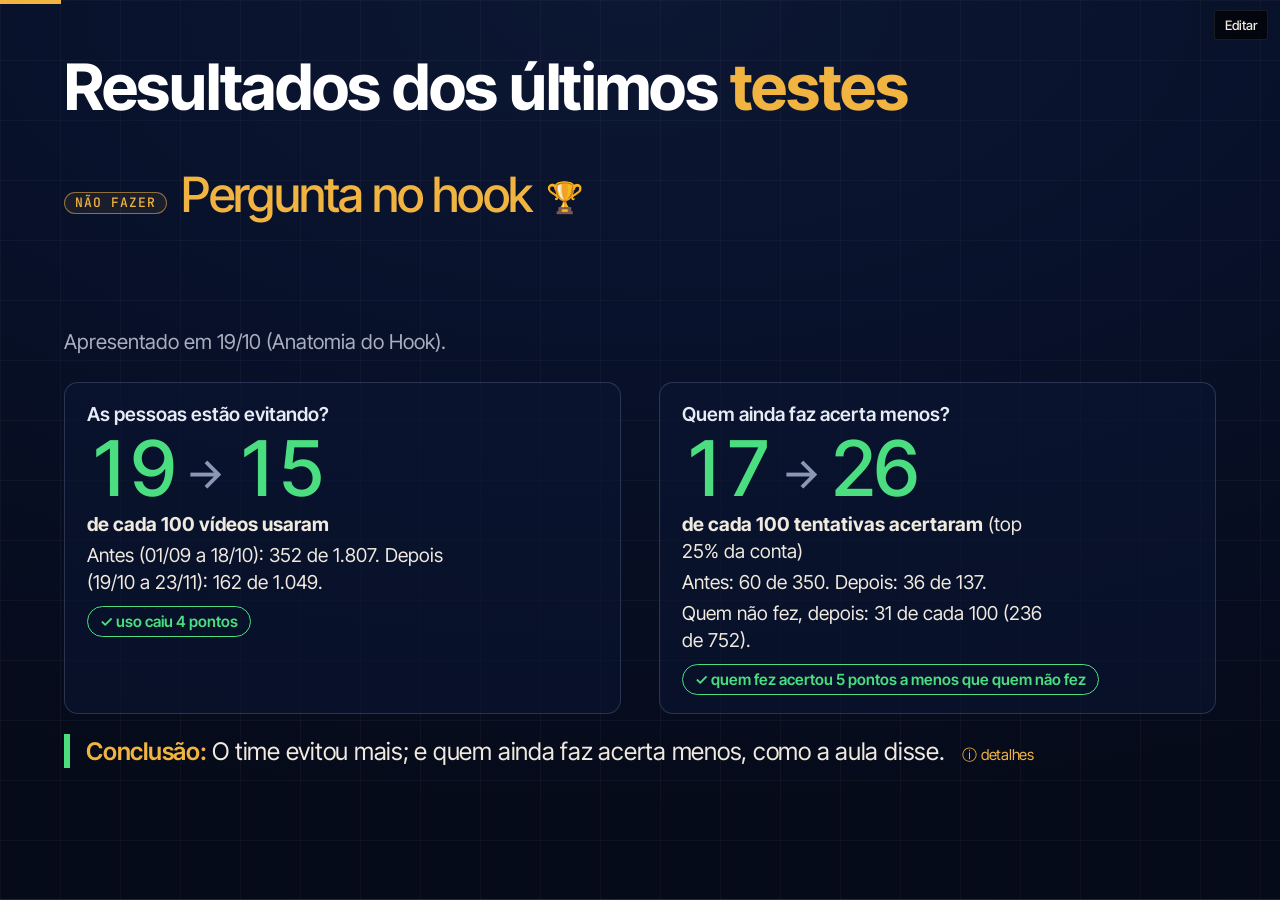
<file: academy-relatorios-7q4m/teses-0112/index.html>
<!doctype html><html lang="pt-BR"><head><meta charset="utf-8"><meta name="robots" content="noindex, nofollow"><meta name="viewport" content="width=device-width, initial-scale=1"><link rel="preconnect" href="https://fonts.googleapis.com"><link rel="preconnect" href="https://fonts.gstatic.com" crossorigin><link rel="stylesheet" href="https://fonts.googleapis.com/css2?family=Inter+Tight:wght@400;500;600;700&family=JetBrains+Mono:wght@400;500&display=swap"><title>Resultados dos últimos testes · rascunho para 01/12/2026</title><style>.cena.tres .ad .num{font-size:clamp(2rem,min(5vw,6.5vh),4rem)!important}.cena.tres h2{font-size:clamp(1.6rem,3vw,2.6rem)}.cena.tres .sub{display:none}.cena.tres .ad .legenda{font-size:.9em}
.ad .num{font-size:clamp(2.4rem,min(6vw,8.5vh),5rem)!important}.ad .legenda{margin-top:4px}.ad.res{margin-top:10px;padding-top:10px}.cena .sub{margin-bottom:6px}
.ad.res{margin-top:18px;padding-top:16px;border-top:1px solid rgba(159,179,217,.18)}.tip.ext{font-size:15px;color:#F2B441;margin-left:8px;white-space:nowrap}.tip.ext .tipc a{color:#e6ebf5;text-decoration:underline;text-decoration-color:rgba(242,180,65,.6)}.tip.ext .tipc small{color:#8b98b5}.tip.ext .tipc{white-space:normal}.tip.ext .tipc::after{content:"";position:absolute;left:0;right:0;top:100%;height:28px}
.sent{font-size:.62em;vertical-align:.12em;margin-left:6px;opacity:.95}.ex{margin:14px 0 6px;font-size:19px;line-height:1.5;color:#c9d3e6}.ex .exk{color:#8b98b5;margin-right:6px;font-size:15px}.ex a{color:#e6ebf5;text-decoration:underline;text-decoration-color:rgba(242,180,65,.6);text-underline-offset:3px}.ex a:hover{color:#F2B441}.ex small{color:#8b98b5;margin:0 16px 0 4px;font-size:15px}
.rot{display:inline-block;vertical-align:.35em;margin-right:14px;padding:3px 10px;border-radius:999px;font-family:'JetBrains Mono',monospace;font-size:13px;font-weight:500;letter-spacing:.08em;text-transform:uppercase;color:#F2B441;border:1px solid rgba(242,180,65,.55);background:rgba(242,180,65,.08)}.rot.rc{color:#9fb3d9;border-color:rgba(159,179,217,.5);background:rgba(159,179,217,.08)}
.ptitulo{font-family:'Inter Tight',sans-serif;font-weight:700;font-size:clamp(40px,5vw,72px);line-height:1.02;letter-spacing:-.02em;color:#fff;margin:0 0 28px}.ptitulo em{font-style:normal;color:#F2B441}.cena.tl:first-child h2{font-size:clamp(24px,2.6vw,38px);color:#e6ebf5}

:root{color-scheme:dark;--preto:#0e0a0b;--palco:#1a1214;--vermelho:#ef233c;--ouro:#f5b82e;--amarelo:#ffd60a;--creme:#f7ecd4;--fumaca:#b9ad9d;--linha:#3a2b2e;--verde:#3ccf7a;
--display:Inter,"Helvetica Neue",Arial,"Segoe UI",Roboto,sans-serif;--corpo:Inter,"Helvetica Neue",Arial,"Segoe UI",Roboto,sans-serif}
html,body{height:100%}body{margin:0;background:var(--preto);color:var(--creme);font-family:var(--corpo);font-size:18px;line-height:1.4;overflow:hidden}*{box-sizing:border-box}p,h1,h2,h3,ul{margin:0}ul{padding:0;list-style:none}
#tela{height:100%;overflow-y:auto;overflow-x:hidden;scroll-behavior:smooth;scroll-snap-type:y mandatory}
.cena{min-height:100vh;scroll-snap-align:start;display:flex;position:relative;border-bottom:1px solid var(--linha);background:radial-gradient(120% 80% at 50% -10%,#2a171b 0%,var(--preto) 60%)}
.in{width:100%;max-width:1320px;margin:0 auto;padding:clamp(40px,6vh,72px) clamp(18px,5vw,72px) clamp(28px,5vh,48px);display:flex;flex-direction:column;gap:clamp(12px,2.4vh,26px)}
.eyebrow{font-weight:800;letter-spacing:.16em;font-size:clamp(.9rem,1.3vw,1.15rem);color:var(--ouro)}
.dont .eyebrow{color:var(--vermelho)}.cons .eyebrow{color:#6fb7ff}.cons .concl{border-left-color:#6fb7ff}.div h2{font-size:clamp(2.2rem,min(5vw,9vh),4.6rem)}
h2{font-weight:800;font-size:clamp(1.6rem,min(3.8vw,7vh),3.6rem);line-height:1.05;letter-spacing:-.01em;max-width:30ch}h2 em{font-style:normal;color:var(--amarelo)}
.sub{font-size:clamp(1.05rem,1.6vw,1.4rem);color:var(--fumaca);max-width:60ch}.sub b{color:var(--creme)}
.meio{flex:1;display:flex;flex-direction:column;justify-content:center;gap:clamp(12px,2.2vh,24px);min-height:0}
.nota{font-size:clamp(.9rem,1.15vw,1.05rem);color:var(--fumaca);max-width:90ch}
.num{font-weight:900;font-size:clamp(3rem,min(9vw,15vh),8.5rem);line-height:.9;color:var(--ouro);font-variant-numeric:tabular-nums;letter-spacing:-.03em}.num.ruim{color:var(--vermelho)}.num small{font-size:.3em;font-weight:700;letter-spacing:0;color:var(--creme)}
.legenda{font-size:clamp(.95rem,min(1.5vw,2.8vh),1.3rem);max-width:34ch}.legenda b{color:var(--creme)}.legenda.grande{font-size:clamp(1.3rem,2.4vw,2.1rem);max-width:40ch}
.ad{display:grid;grid-template-columns:1fr auto 1fr;gap:clamp(14px,3vw,48px);align-items:center}.k{font-weight:800;letter-spacing:.16em;color:var(--fumaca);font-size:.95rem}
.seta{font-weight:900;font-size:clamp(1.3rem,min(3vw,5.5vh),2.8rem);text-align:center;padding:14px 20px;border-radius:14px;border:3px solid currentColor;white-space:nowrap}.seta small{display:block;font-size:.4em;font-weight:600;letter-spacing:.05em}
.seta.bom{color:var(--verde)}.seta.mau{color:var(--vermelho)}.seta.neutro{color:#9a9a9a}.num.antes{color:var(--creme)}.num.bom{color:var(--verde)}.num.mau{color:var(--vermelho)}.num.neutro{color:#9a9a9a}.concl.bom{border-left-color:var(--verde)!important}.concl.mau{border-left-color:var(--vermelho)!important}.concl.neutro{border-left-color:#777!important}.concl .ic{font-weight:900}.concl.bom .ic{color:var(--verde)}.concl.mau .ic{color:var(--vermelho)}.concl.neutro .ic{color:#9a9a9a}.leg{display:flex;gap:22px;flex-wrap:wrap;font-size:clamp(1rem,1.5vw,1.3rem)}.leg span{font-weight:700}.verde{color:var(--verde)}.vermelho{color:var(--vermelho)}.cinza{color:#9a9a9a}
.res{font-size:clamp(.95rem,min(1.5vw,2.8vh),1.3rem)}.concl{font-size:clamp(1.05rem,min(1.9vw,3.4vh),1.7rem);border-left:6px solid var(--ouro);padding-left:16px}.dont .concl{border-left-color:var(--vermelho)}.concl b,.res b{color:var(--amarelo)}
.linha{display:flex;justify-content:space-between;position:relative;margin:10px 0 20px}.linha:before{content:"";position:absolute;left:0;right:0;top:11px;height:4px;background:var(--linha)}
.pt{position:relative;display:flex;flex-direction:column;align-items:center;gap:8px;flex:1}.pt i{width:26px;height:26px;border-radius:50%;background:var(--preto);border:4px solid var(--linha);z-index:1}.pt b{color:var(--fumaca);font-size:clamp(.85rem,1.3vw,1.15rem)}
.pt.past i{border-color:var(--ouro);background:var(--ouro)}.pt.on i{border-color:var(--amarelo);background:var(--amarelo);box-shadow:0 0 0 8px #ffd60a33}.pt.on b{color:var(--amarelo);font-weight:800}
.lista li{font-size:clamp(1.05rem,1.7vw,1.5rem);padding:10px 0;border-bottom:1px solid var(--linha)}.lista b{color:var(--amarelo)}
.cols2{display:grid;grid-template-columns:1fr 1fr;gap:clamp(14px,2.4vw,36px)}.conta h3{font-weight:900;font-size:clamp(1.4rem,2.4vw,2.2rem);color:var(--ouro);margin-bottom:6px}.conta.ruim h3{color:var(--vermelho)}
.conta li{display:flex;flex-wrap:wrap;gap:.2em .7em;align-items:baseline;padding:clamp(2px,.5vh,6px) 0;border-bottom:1px solid var(--linha);font-size:clamp(.85rem,min(1.35vw,2.4vh),1.2rem)}.conta li span{color:var(--fumaca);font-size:.85em}
.exemplo{border-left:6px solid var(--ouro);background:var(--palco);padding:12px 18px;display:grid;gap:4px}.tag{font-weight:800;letter-spacing:.14em;font-size:.85rem;color:var(--ouro)}.fala{font-family:"Courier New",monospace;font-size:clamp(1rem,1.6vw,1.4rem)}.credito{color:var(--fumaca);font-size:.95rem}
.escada3,.kp{display:grid;grid-template-columns:repeat(3,1fr);gap:clamp(12px,2vw,28px)}.escada3>div,.kp>div{background:var(--palco);border:1px solid var(--linha);border-radius:14px;padding:20px}
.tw{overflow:auto;max-height:54vh}table{width:100%;border-collapse:collapse;font-size:clamp(.85rem,1.2vw,1.1rem)}th,td{padding:8px 10px;border-bottom:1px solid var(--linha);text-align:right}th:first-child,td:first-child{text-align:left}th{color:var(--ouro);font-weight:700;position:sticky;top:0;background:var(--preto)}td b{color:var(--amarelo);font-size:1.2em}tr.hot td{background:#2b1a12}
.acts{display:grid;grid-template-columns:repeat(auto-fit,minmax(min(100%,230px),1fr));gap:12px}.act{background:var(--palco);border:1px solid var(--linha);border-top:4px solid var(--ouro);border-radius:10px;padding:12px 14px}.act h3{color:var(--amarelo);font-size:clamp(1.05rem,1.4vw,1.3rem);margin-bottom:6px}.act li{font-size:clamp(.82rem,1vw,.98rem);margin:6px 0}.act li.stop{color:#ff8a8a}
a{color:var(--amarelo)}.tip{display:inline-block;position:relative;cursor:help;font-size:1.05em;margin-left:6px;outline:none;border-radius:50%;padding:0 4px;color:var(--amarelo)}.tip:focus-visible{box-shadow:0 0 0 2px var(--amarelo)}.tipc{display:none;position:absolute;left:0;bottom:140%;width:min(640px,86vw);background:#1d1517;border:1px solid var(--ouro);border-radius:10px;padding:12px 14px;z-index:30;color:var(--creme);font-size:clamp(.85rem,1.1vw,1rem);font-weight:400;line-height:1.4;box-shadow:0 8px 30px #000a;cursor:auto}.tipc p{margin:4px 0}.tipc .onde{border:0;padding:0;background:none}.tip:hover .tipc,.tip:focus .tipc,.tip:focus-within .tipc{display:block}.onde1{font-size:clamp(1rem,min(1.6vw,2.9vh),1.4rem)}.onde1 b{color:var(--amarelo)}.denso .num{font-size:clamp(2.6rem,min(7vw,10vh),6rem)}.denso .in{gap:clamp(8px,1.4vh,18px)}.denso .meio{gap:clamp(8px,1.4vh,16px)}.denso .seta{padding:8px 14px}.denso .concl{font-size:clamp(.95rem,min(1.6vw,2.8vh),1.4rem)}.ancora{display:inline-block;font-weight:800;font-size:clamp(1rem,1.5vw,1.3rem);border:2px solid var(--amarelo);border-radius:999px;padding:8px 18px;text-decoration:none}.ancora:hover{background:var(--amarelo);color:#000}.onde{background:var(--palco);border:1px solid var(--linha);border-left:6px solid var(--verde);border-radius:10px;padding:12px 18px;display:grid;gap:4px}.onde li{font-size:clamp(.9rem,min(1.3vw,2.4vh),1.15rem)}.onde b{color:var(--amarelo)}.onde.obs{border-left-color:var(--vermelho)}.onde.obs p{font-size:clamp(.9rem,min(1.3vw,2.4vh),1.15rem)}
#conta{position:fixed;right:18px;bottom:14px;font-weight:800;letter-spacing:.12em;font-size:.85rem;color:var(--fumaca);background:#000a;padding:6px 10px;border-radius:8px;z-index:9}
#barra{position:fixed;left:0;top:0;height:4px;background:var(--ouro);z-index:9;transition:width .2s}

/* estilo da /palestra (Inter Tight + JetBrains Mono, destaque #F2B441), fundo azul marinho */
:root{--preto:#060b1a;--palco:rgba(255,255,255,.045);--ouro:#F2B441;--amarelo:#F2B441;--creme:#EFE9DE;--fumaca:#A9AFC0;--linha:rgba(232,222,200,.10);--verde:#4ADE80;--vermelho:#FF6B6B;
--display:'Inter Tight',system-ui,-apple-system,'Segoe UI',Roboto,Helvetica,Arial,sans-serif;--corpo:'Inter Tight',system-ui,-apple-system,'Segoe UI',Roboto,Helvetica,Arial,sans-serif;--mono:'JetBrains Mono',ui-monospace,SFMono-Regular,Menlo,Consolas,monospace}
body{background:#060b1a;-webkit-font-smoothing:antialiased}
.cena{background:linear-gradient(rgba(232,222,200,.035) 1px,transparent 1px) 0 0/60px 60px,linear-gradient(90deg,rgba(232,222,200,.035) 1px,transparent 1px) 0 0/60px 60px,radial-gradient(120% 90% at 50% 0%,#0c1733 0%,#08112a 45%,#060b1a 100%);border-bottom:1px solid var(--linha)}
.eyebrow,.k,#conta,.tag,.pt b,th{font-family:var(--mono);font-weight:500;letter-spacing:.12em;text-transform:uppercase}
.eyebrow{color:var(--ouro)}.dont .eyebrow{color:var(--vermelho)}.cons .eyebrow{color:#8EC5FF}
h2{font-weight:500;letter-spacing:-.035em;line-height:1.05}h2 em{color:var(--ouro)}
.num{font-weight:500;letter-spacing:-.05em}.seta{font-weight:600;letter-spacing:-.02em;border-width:1px;background:rgba(255,255,255,.03)}
.seta.neutro,.num.neutro,.concl.neutro .ic,.cinza{color:#AEB4C2}
.concl{font-weight:400;letter-spacing:-.01em}.concl b,.res b{color:var(--ouro);font-weight:600}
.escada3>div,.kp>div,.act,.onde,.exemplo{background:linear-gradient(160deg,rgba(255,255,255,.06),rgba(255,255,255,.02));border:1px solid rgba(232,222,200,.08);border-radius:10px}
.act{border-top:2px solid var(--ouro)}.act h3{color:var(--ouro);font-weight:600;letter-spacing:-.02em}
th{background:#070e22;color:var(--ouro);font-size:.8em}tr.hot td{background:rgba(242,180,65,.08)}td b{color:var(--ouro)}
.tipc{background:#0a1430;border-color:rgba(242,180,65,.45)}
.ancora{border:1px solid rgba(242,180,65,.45);background:rgba(242,180,65,.10);color:#F7D58F;font-weight:500}
.lista b{color:var(--ouro)}.pt.past i{border-color:var(--ouro);background:var(--ouro)}.pt.on i{border-color:var(--ouro);background:var(--ouro);box-shadow:0 0 0 8px rgba(242,180,65,.2)}.pt.on b{color:var(--ouro)}
#conta{background:rgba(6,11,26,.85);border:1px solid var(--linha)}

#hud{position:fixed;top:10px;right:12px;z-index:40;display:flex;gap:6px;align-items:center;flex-wrap:wrap;justify-content:flex-end;max-width:calc(100% - 24px)}
#hud button{font:500 13px var(--corpo);color:var(--creme);background:#000a;border:1px solid var(--linha);padding:6px 10px;cursor:pointer;border-radius:3px}
#hud button:hover{border-color:var(--ouro)}#hud button:focus-visible{outline:2px solid var(--amarelo)}#hud button[disabled]{opacity:.35;cursor:default}
#hud .so-edit{display:none}body.edit #hud .so-edit{display:inline-block}body.edit #hud #bEdit{background:var(--amarelo);color:#000;border-color:var(--amarelo)}
#aviso{position:fixed;left:50%;bottom:14px;transform:translateX(-50%);z-index:40;background:var(--amarelo);color:#000;font:500 14px var(--corpo);padding:8px 14px;border-radius:3px;max-width:calc(100% - 32px)}
body.edit [data-e]{outline:1px dashed #f2b44166;outline-offset:3px;cursor:text}body.edit [data-e]:focus{outline:2px solid var(--amarelo)}body.edit .sel{outline:3px solid var(--vermelho)!important;outline-offset:4px}
@media (max-width:800px){.ad{grid-template-columns:1fr}.cols2,.escada3,.kp{grid-template-columns:1fr}.cena{height:auto;min-height:100vh}}
.ad.sinais{grid-template-columns:1fr 1fr!important;gap:clamp(16px,3vw,40px);align-items:stretch}
.sinal{border:1px solid rgba(159,179,217,.22);border-radius:14px;padding:18px 22px;background:rgba(12,23,51,.55)}
.sinal .k{display:block;font-family:'Inter Tight',sans-serif;font-size:clamp(1rem,1.5vw,1.35rem);font-weight:600;letter-spacing:0;text-transform:none;color:#e6ebf5;margin-bottom:6px}
.sinal .num{font-size:clamp(2.6rem,min(6vw,10vh),5.4rem)!important;margin:4px 0 8px}
.sinal .num.neutro{color:#c9d3e6}.seta-t{font-size:.55em;color:#8b98b5;vertical-align:.2em}
.badge{display:inline-block;margin-top:10px;padding:4px 12px;border-radius:999px;font-weight:600;font-size:clamp(.95rem,1.2vw,1.1rem);border:1px solid currentColor}
.badge.bom{color:var(--verde,#3ddc84)}.badge.mau{color:var(--vermelho,#ff6b6b)}.badge.neutro{color:#9fb3d9}
.gl{margin:6px 0}
</style></head><body><div id="barra"></div><main id="tela" tabindex="-1"><section class="cena par primeira"><div class="in"><h1 class="ptitulo">Resultados dos últimos <em>testes</em></h1><h2><span class="rot">Não fazer</span><em>Pergunta no hook</em> <span class="sent" title="Confirma a tese">🏆</span></h2><div class="meio"><p class="sub">Apresentado em 19/10 (Anatomia do Hook).</p>
<div class="ad sinais"><div class="sinal"><span class="k">As pessoas estão evitando?</span><p class="num bom">19 <span class="seta-t">→</span> 15</p><p class="legenda"><b>de cada 100 vídeos usaram</b></p><p class="legenda">Antes (01/09 a 18/10): 352 de 1.807. Depois (19/10 a 23/11): 162 de 1.049.</p><p class="badge bom">✓ uso caiu 4 pontos</p></div>
<div class="sinal"><span class="k">Quem ainda faz acerta menos?</span><p class="num bom">17 <span class="seta-t">→</span> 26</p><p class="legenda"><b>de cada 100 tentativas acertaram</b> (top 25% da conta)</p><p class="legenda">Antes: 60 de 350. Depois: 36 de 137.</p><p class="legenda">Quem não fez, depois: 31 de cada 100 (236 de 752).</p><p class="badge bom">✓ quem fez acertou 5 pontos a menos que quem não fez</p></div></div><div class="concl bom"><b>Conclusão:</b> O time evitou mais; e quem ainda faz acerta menos, como a aula disse. <div class="tip ext" tabindex="0" role="button" aria-label="detalhes">ⓘ detalhes<div class="tipc"><p>Tentativas maduras depois da aula com 100 mil views ou mais: 24; com 1 milhão ou mais: 2.</p><p><b>Exemplos depois da aula</b> (abre o post)</p><p><a href="https://www.instagram.com/reel/DgGMIcYtATL" target="_blank" rel="noopener noreferrer">“Y qué fue? Y qué fue?”</a> <small>Lincoln Fracari, 23/11</small><br><a href="https://www.instagram.com/reel/DgGULWESNrZ" target="_blank" rel="noopener noreferrer">“Você já reparou que parece que a internet inteira tá sendo feita pela mesma pessoa?”</a> <small>Lucas Dieter, 23/11</small></p></div></div></div></div></div></section><section class="cena par"><div class="in"><h2><span class="rot">Não fazer</span><em>Superlativo no hook (&quot;maior&quot;, &quot;único&quot;, &quot;melhor&quot;, &quot;do mundo&quot;)</em> <span class="sent" title="Alerta: o time está fazendo mais o que a aula pediu para evitar">🚨</span></h2><div class="meio"><p class="sub">Apresentado em 19/10 (Anatomia do Hook).</p>
<div class="ad sinais"><div class="sinal"><span class="k">As pessoas estão evitando?</span><p class="num mau">14 <span class="seta-t">→</span> 16</p><p class="legenda"><b>de cada 100 vídeos usaram</b></p><p class="legenda">Antes (01/09 a 18/10): 255 de 1.807. Depois (19/10 a 23/11): 172 de 1.049.</p><p class="badge mau">✗ uso subiu 2 pontos</p></div>
<div class="sinal"><span class="k">Quem ainda faz acerta menos?</span><p class="num bom">23 <span class="seta-t">→</span> 26</p><p class="legenda"><b>de cada 100 tentativas acertaram</b> (top 25% da conta)</p><p class="legenda">Antes: 59 de 253. Depois: 38 de 146.</p><p class="legenda">Quem não fez, depois: 31 de cada 100 (234 de 743).</p><p class="badge bom">✓ quem fez acertou 5 pontos a menos que quem não fez</p></div></div><div class="concl bom"><b>Conclusão:</b> O time fez mais; e quem ainda faz acerta menos, como a aula disse. <div class="tip ext" tabindex="0" role="button" aria-label="detalhes">ⓘ detalhes<div class="tipc"><p>Tentativas maduras depois da aula com 100 mil views ou mais: 22; com 1 milhão ou mais: 1.</p><p><b>Exemplos depois da aula</b> (abre o post)</p><p><a href="https://www.instagram.com/reel/DgGZyppNvMs" target="_blank" rel="noopener noreferrer">“A China tá construindo a maior obra de transmissão de energia do Brasil todo. E ela…”</a> <small>Lincoln Fracari, 23/11</small><br><a href="https://www.instagram.com/reel/DgGS_iER9nr" target="_blank" rel="noopener noreferrer">“A Xiaomi acabou de enterrar o iPhone 18 Max. E o pior, ou mais interessante, é que a…”</a> <small>Renato Mendes, 23/11</small></p></div></div></div></div></div></section><section class="cena par"><div class="in"><h2><span class="rot">Não fazer</span><em>Apelo à autoridade no hook (&quot;segundo&quot;, &quot;especialistas&quot;, &quot;um estudo&quot;)</em> <span class="sent" title="Enfraquece a tese">⚠️</span></h2><div class="meio"><p class="sub">Apresentado em 19/10 (Anatomia do Hook).</p>
<div class="ad sinais"><div class="sinal"><span class="k">As pessoas estão evitando?</span><p class="num neutro">2 <span class="seta-t">→</span> 3</p><p class="legenda"><b>de cada 100 vídeos usaram</b></p><p class="legenda">Antes (01/09 a 18/10): 41 de 1.807. Depois (19/10 a 23/11): 28 de 1.049.</p><p class="badge neutro">● sem mudança clara</p></div>
<div class="sinal"><span class="k">Quem ainda faz acerta menos?</span><p class="num mau">32 <span class="seta-t">→</span> 52</p><p class="legenda"><b>de cada 100 tentativas acertaram</b> (top 25% da conta)</p><p class="legenda">Antes: 13 de 41. Depois: 13 de 25.</p><p class="legenda">Quem não fez, depois: 30 de cada 100 (259 de 864).</p><p class="badge mau">✗ quem fez acertou 22 pontos a mais que quem não fez</p></div></div><div class="concl mau"><b>Conclusão:</b> A execução ficou parecida; mas quem fez acertou mais que quem não fez, o que enfraquece a tese. <div class="tip ext" tabindex="0" role="button" aria-label="detalhes">ⓘ detalhes<div class="tipc"><p>Tentativas maduras depois da aula com 100 mil views ou mais: 6; com 1 milhão ou mais: 1.</p><p><b>Exemplos depois da aula</b> (abre o post)</p><p><a href="https://www.instagram.com/reel/DgGZ3WRBZub" target="_blank" rel="noopener noreferrer">“Cientistas brasileiros podem ter achado o ponto fraco do câncer de mama. E ele está…”</a> <small>Rafael Rodrigues, 23/11</small><br><a href="https://www.instagram.com/reel/DgAz2Mnybvg" target="_blank" rel="noopener noreferrer">“esquece o vale do silício, agora é o Brasil que tá desenvolvendo uma das tecnologias mais…”</a> <small>Thiago Bisewski, 21/11</small></p></div></div></div></div></div></section><section class="cena par"><div class="in"><h2><span class="rot">Não fazer</span><em>Primeira pessoa abrindo o hook (&quot;Eu&quot;, &quot;Meu&quot;, &quot;A gente&quot;)</em> <span class="sent" title="Enfraquece a tese">⚠️</span></h2><div class="meio"><p class="sub">Apresentado em 19/10 (Anatomia do Hook).</p>
<div class="ad sinais"><div class="sinal"><span class="k">As pessoas estão evitando?</span><p class="num bom">4 <span class="seta-t">→</span> 2</p><p class="legenda"><b>de cada 100 vídeos usaram</b></p><p class="legenda">Antes (01/09 a 18/10): 71 de 1.807. Depois (19/10 a 23/11): 23 de 1.049.</p><p class="badge bom">✓ uso caiu 2 pontos</p></div>
<div class="sinal"><span class="k">Quem ainda faz acerta menos?</span><p class="num mau">13 <span class="seta-t">→</span> 36</p><p class="legenda"><b>de cada 100 tentativas acertaram</b> (top 25% da conta)</p><p class="legenda">Antes: 9 de 71. Depois: 8 de 22.</p><p class="legenda">Quem não fez, depois: 30 de cada 100 (264 de 867).</p><p class="badge mau">✗ quem fez acertou 6 pontos a mais que quem não fez</p></div></div><div class="concl mau"><b>Conclusão:</b> O time evitou mais; mas quem fez acertou mais que quem não fez, o que enfraquece a tese. <div class="tip ext" tabindex="0" role="button" aria-label="detalhes">ⓘ detalhes<div class="tipc"><p>Tentativas maduras depois da aula com 100 mil views ou mais: 2; com 1 milhão ou mais: 0.</p><p><b>Exemplos depois da aula</b> (abre o post)</p><p><a href="https://www.instagram.com/reel/DgDcTjMSb3D" target="_blank" rel="noopener noreferrer">“Eu digo que uma das maiores contratações que eu fiz na empresa, vai parecer, eu não quero…”</a> <small>Lincoln Fracari, 22/11</small><br><a href="https://www.instagram.com/reel/Df2T4a6PWNC" target="_blank" rel="noopener noreferrer">“Eu sei que essa série vai dividir as pessoas, mas já passou da hora de alguém falar a…”</a> <small>Rafael Rodrigues, 17/11</small></p></div></div></div></div></div></section><section class="cena par"><div class="in"><h2><span class="rot">Não fazer</span><em>&quot;Olá&quot;, &quot;você sabia&quot;, &quot;neste vídeo&quot; na abertura</em> <span class="sent" title="Vai no mesmo sentido, mas ainda cedo">🏅</span></h2><div class="meio"><p class="sub">Apresentado em 29/10 (aula gravada de hooks).</p>
<div class="ad sinais"><div class="sinal"><span class="k">As pessoas estão evitando?</span><p class="num neutro">0 <span class="seta-t">→</span> 1</p><p class="legenda"><b>de cada 100 vídeos usaram</b></p><p class="legenda">Antes (01/09 a 28/10): 5 de 2.137. Depois (29/10 a 23/11): 10 de 719.</p><p class="badge neutro">● sem mudança clara</p></div>
<div class="sinal"><span class="k">Quem ainda faz acerta menos?</span><p class="num neutro">0 <span class="seta-t">→</span> 0</p><p class="legenda"><b>de cada 100 tentativas acertaram</b> (top 25% da conta)</p><p class="legenda">Antes: 0 de 5. Depois: 0 de 7 (ainda cedo).</p><p class="legenda">Quem não fez, depois: 30 de cada 100 (166 de 552).</p><p class="badge neutro">● ainda cedo (n=7)</p></div></div><div class="concl bom"><b>Conclusão:</b> A execução ficou parecida; resultado ainda cedo (n=7), mas vai no mesmo sentido da aula. <div class="tip ext" tabindex="0" role="button" aria-label="detalhes">ⓘ detalhes<div class="tipc"><p>Tentativas maduras depois da aula com 100 mil views ou mais: 0; com 1 milhão ou mais: 0.</p><p><b>Exemplos depois da aula</b> (abre o post)</p><p><a href="https://www.instagram.com/reel/DgBhXDcuIK9" target="_blank" rel="noopener noreferrer">“Saiu a nota nova da educação básica no Brasil e os estados com as melhores notas de…”</a> <small>Cadu Neiva, 21/11</small><br><a href="https://www.instagram.com/reel/Df-DzDGKSRC" target="_blank" rel="noopener noreferrer">“Se você vai ver nesse vídeo, vai te deixar extremamente preocupado com o Bitcoin.”</a> <small>Fernando Pereira, 20/11</small></p></div></div></div></div></div></section><section class="cena par"><div class="in"><h2><span class="rot">Fazer</span><em>Um pedido só no comando</em> <span class="sent" title="Confirma a tese">🏆</span></h2><div class="meio"><p class="sub">Apresentado em 09/11 (Comandos V2).</p>
<div class="ad sinais"><div class="sinal"><span class="k">As pessoas estão executando mais?</span><p class="num bom">54 <span class="seta-t">→</span> 63</p><p class="legenda"><b>de cada 100 vídeos usaram</b></p><p class="legenda">Antes (01/09 a 08/11): 1.328 de 2.457. Depois (09/11 a 23/11): 250 de 399.</p><p class="badge bom">✓ uso subiu 9 pontos</p></div>
<div class="sinal"><span class="k">Virou mais resultado?</span><p class="num bom">29 <span class="seta-t">→</span> 36</p><p class="legenda"><b>de cada 100 tentativas acertaram</b> (top 25% da conta)</p><p class="legenda">Antes: 379 de 1.328. Depois: 53 de 147.</p><p class="legenda">Quem não fez, depois: 28 de cada 100 (26 de 92).</p><p class="badge bom">✓ quem fez acertou 8 pontos a mais que quem não fez</p></div></div><div class="concl bom"><b>Conclusão:</b> O time executou mais; e quem fez acertou mais que quem não fez, como a aula disse. <div class="tip ext" tabindex="0" role="button" aria-label="detalhes">ⓘ detalhes<div class="tipc"><p>Tentativas maduras depois da aula com 100 mil views ou mais: 25; com 1 milhão ou mais: 1.</p><p><b>Exemplos depois da aula</b> (abre o post)</p><p><a href="https://www.instagram.com/reel/Dfo310ph0Ri" target="_blank" rel="noopener noreferrer">“A China decidiu humilhar a Porsche e a Audi de uma só vez e fez isso eliminando o ser…”</a> <small>Izabela Anholett, 12/11</small><br><a href="https://www.instagram.com/reel/Df0YSaoNA2e" target="_blank" rel="noopener noreferrer">“Quem comprou um carro da Volkswagen, Fiat, Toyota, acabou de receber uma péssima notícia…”</a> <small>Lincoln Fracari, 16/11</small></p></div></div></div></div></div></section><section class="cena par"><div class="in"><h2><span class="rot">Fazer</span><em>Prometer a série do canal no comando</em> <span class="sent" title="Vai no mesmo sentido, mas ainda cedo">🏅</span></h2><div class="meio"><p class="sub">Apresentado em 09/11 (Comandos V2).</p>
<div class="ad sinais"><div class="sinal"><span class="k">As pessoas estão executando mais?</span><p class="num bom">4 <span class="seta-t">→</span> 6</p><p class="legenda"><b>de cada 100 vídeos usaram</b></p><p class="legenda">Antes (01/09 a 08/11): 94 de 2.457. Depois (09/11 a 23/11): 24 de 399.</p><p class="badge bom">✓ uso subiu 2 pontos</p></div>
<div class="sinal"><span class="k">Virou mais resultado?</span><p class="num neutro">32 <span class="seta-t">→</span> 46</p><p class="legenda"><b>de cada 100 tentativas acertaram</b> (top 25% da conta)</p><p class="legenda">Antes: 30 de 94. Depois: 6 de 13 (ainda cedo).</p><p class="legenda">Quem não fez, depois: 32 de cada 100 (73 de 226).</p><p class="badge neutro">● ainda cedo (n=13)</p></div></div><div class="concl bom"><b>Conclusão:</b> O time executou mais; resultado ainda cedo (n=13), mas vai no mesmo sentido da aula. <div class="tip ext" tabindex="0" role="button" aria-label="detalhes">ⓘ detalhes<div class="tipc"><p>Tentativas maduras depois da aula com 100 mil views ou mais: 5; com 1 milhão ou mais: 0.</p><p><b>Exemplos depois da aula</b> (abre o post)</p><p><a href="https://www.instagram.com/reel/DfvPSPphHh9" target="_blank" rel="noopener noreferrer">“Quem é mais rico, Zezé Di Camargo ou Luciano? Só de prefeitura, o Zezé recebeu quase 20…”</a> <small>Fernando Miranda, 14/11</small><br><a href="https://www.instagram.com/reel/DfuF_THB1Ki" target="_blank" rel="noopener noreferrer">“O governo acaba de mandar para o Congresso um pacote para cortar gastos, e na mesma…”</a> <small>Fernando Pereira, 14/11</small></p></div></div></div></div></div></section><section class="cena par"><div class="in"><h2><span class="rot">Não fazer</span><em>Pergunta de opinião antes do &quot;segue&quot;</em> <span class="sent" title="Alerta: o time está fazendo mais o que a aula pediu para evitar">🚨</span></h2><div class="meio"><p class="sub">Apresentado em 09/11 (Comandos V2).</p>
<div class="ad sinais"><div class="sinal"><span class="k">As pessoas estão evitando?</span><p class="num mau">2 <span class="seta-t">→</span> 5</p><p class="legenda"><b>de cada 100 vídeos usaram</b></p><p class="legenda">Antes (01/09 a 08/11): 56 de 2.457. Depois (09/11 a 23/11): 18 de 399.</p><p class="badge mau">✗ uso subiu 3 pontos</p></div>
<div class="sinal"><span class="k">Quem ainda faz acerta menos?</span><p class="num neutro">32 <span class="seta-t">→</span> 43</p><p class="legenda"><b>de cada 100 tentativas acertaram</b> (top 25% da conta)</p><p class="legenda">Antes: 18 de 56. Depois: 3 de 7 (ainda cedo).</p><p class="legenda">Quem não fez, depois: 33 de cada 100 (76 de 232).</p><p class="badge neutro">● ainda cedo (n=7)</p></div></div><div class="concl mau"><b>Conclusão:</b> O time fez mais; resultado ainda cedo (n=7), e por enquanto enfraquece a tese. <div class="tip ext" tabindex="0" role="button" aria-label="detalhes">ⓘ detalhes<div class="tipc"><p>Tentativas maduras depois da aula com 100 mil views ou mais: 2; com 1 milhão ou mais: 0.</p><p><b>Exemplos depois da aula</b> (abre o post)</p><p><a href="https://www.instagram.com/reel/DgC3PQMBr77" target="_blank" rel="noopener noreferrer">“Isso aqui é assustador de tão grande. O maior data center em construção na América Latina…”</a> <small>Izabela Anholett, 22/11</small><br><a href="https://www.instagram.com/reel/DgDnT7TBTZP" target="_blank" rel="noopener noreferrer">“até a China se rendeu a essa inovação insana feita por esse brasileiro.”</a> <small>Rafael Rodrigues, 22/11</small></p></div></div></div></div></div></section><section class="cena par"><div class="in"><h2><span class="rot">Não fazer</span><em>&quot;Segue pra não perder&quot; como pedido</em> <span class="sent" title="Alerta: o time está fazendo mais o que a aula pediu para evitar">🚨</span></h2><div class="meio"><p class="sub">Apresentado em 09/11 (Comandos V2, apontado como quase neutro).</p>
<div class="ad sinais"><div class="sinal"><span class="k">As pessoas estão evitando?</span><p class="num mau">14 <span class="seta-t">→</span> 21</p><p class="legenda"><b>de cada 100 vídeos usaram</b></p><p class="legenda">Antes (01/09 a 08/11): 332 de 2.457. Depois (09/11 a 23/11): 83 de 399.</p><p class="badge mau">✗ uso subiu 7 pontos</p></div>
<div class="sinal"><span class="k">Quem ainda faz acerta menos?</span><p class="num bom">33 <span class="seta-t">→</span> 28</p><p class="legenda"><b>de cada 100 tentativas acertaram</b> (top 25% da conta)</p><p class="legenda">Antes: 108 de 332. Depois: 12 de 43.</p><p class="legenda">Quem não fez, depois: 34 de cada 100 (67 de 196).</p><p class="badge bom">✓ quem fez acertou 6 pontos a menos que quem não fez</p></div></div><div class="concl bom"><b>Conclusão:</b> O time fez mais; e quem ainda faz acerta menos, como a aula disse. <div class="tip ext" tabindex="0" role="button" aria-label="detalhes">ⓘ detalhes<div class="tipc"><p>Tentativas maduras depois da aula com 100 mil views ou mais: 11; com 1 milhão ou mais: 0.</p><p><b>Exemplos depois da aula</b> (abre o post)</p><p><a href="https://www.instagram.com/reel/DgFwn6_hOIs" target="_blank" rel="noopener noreferrer">“Seis semanas por ano. É isso que a IA está devolvendo para o professor que sabe usar.”</a> <small>Rafael Rodrigues, 23/11</small><br><a href="https://www.instagram.com/reel/DgGZyppNvMs" target="_blank" rel="noopener noreferrer">“A China tá construindo a maior obra de transmissão de energia do Brasil todo. E ela…”</a> <small>Lincoln Fracari, 23/11</small></p></div></div></div></div></div></section><section class="cena par"><div class="in"><h2><span class="rot">Fazer</span><em>Hook com placar positivo (nome, lugar, &quot;acabou de&quot;, conflito)</em> <span class="sent" title="Vai no mesmo sentido, mas ainda cedo">🏅</span></h2><div class="meio"><p class="sub">Apresentado em 17/11 (Padrões dos Campeões).</p>
<div class="ad sinais"><div class="sinal"><span class="k">As pessoas estão executando mais?</span><p class="num bom">38 <span class="seta-t">→</span> 46</p><p class="legenda"><b>de cada 100 vídeos usaram</b></p><p class="legenda">Antes (01/09 a 16/11): 1.024 de 2.670. Depois (17/11 a 23/11): 86 de 186.</p><p class="badge bom">✓ uso subiu 8 pontos</p></div>
<div class="sinal"><span class="k">Virou mais resultado?</span><p class="num neutro">33 <span class="seta-t">→</span> 18</p><p class="legenda"><b>de cada 100 tentativas acertaram</b> (top 25% da conta)</p><p class="legenda">Antes: 335 de 1.019. Depois: 2 de 11 (ainda cedo).</p><p class="legenda">Quem não fez, depois: 7 de cada 100 (1 de 15).</p><p class="badge neutro">● ainda cedo (n=11)</p></div></div><div class="concl bom"><b>Conclusão:</b> O time executou mais; resultado ainda cedo (n=11), mas vai no mesmo sentido da aula. <div class="tip ext" tabindex="0" role="button" aria-label="detalhes">ⓘ detalhes<div class="tipc"><p>Tentativas maduras depois da aula com 100 mil views ou mais: 2; com 1 milhão ou mais: 0.</p><p><b>Exemplos depois da aula</b> (abre o post)</p><p><a href="https://www.instagram.com/reel/Df3IQ1ZKNcC" target="_blank" rel="noopener noreferrer">“A China acabou de humilhar o iPhone. E a empresa chinesa por trás disso é a mesma que os…”</a> <small>Fernando Pereira, 17/11</small><br><a href="https://www.instagram.com/reel/Df3RZaJPeox" target="_blank" rel="noopener noreferrer">“O carro zero tá ficando cada vez mais barato no Brasil e isso parece uma ótima notícia,…”</a> <small>Leonardo Nogueira, 17/11</small></p></div></div></div></div></div></section><section class="cena par"><div class="in"><h2><span class="rot">Não fazer</span><em>Hook com placar negativo</em></h2><div class="meio"><p class="sub">Apresentado em 17/11 (Padrões dos Campeões).</p>
<div class="ad sinais"><div class="sinal"><span class="k">As pessoas estão evitando?</span><p class="num bom">29 <span class="seta-t">→</span> 20</p><p class="legenda"><b>de cada 100 vídeos usaram</b></p><p class="legenda">Antes (01/09 a 16/11): 780 de 2.670. Depois (17/11 a 23/11): 37 de 186.</p><p class="badge bom">✓ uso caiu 9 pontos</p></div>
<div class="sinal"><span class="k">Quem ainda faz acerta menos?</span><p class="num neutro">18 <span class="seta-t">→</span> 10</p><p class="legenda"><b>de cada 100 tentativas acertaram</b> (top 25% da conta)</p><p class="legenda">Antes: 137 de 779. Depois: 1 de 10 (ainda cedo).</p><p class="legenda">Quem não fez, depois: 12 de cada 100 (2 de 16).</p><p class="badge neutro">● ainda cedo (n=10)</p></div></div><div class="concl neutro"><b>Conclusão:</b> O time evitou mais; resultado ainda cedo (n=10). <div class="tip ext" tabindex="0" role="button" aria-label="detalhes">ⓘ detalhes<div class="tipc"><p>Tentativas maduras depois da aula com 100 mil views ou mais: 1; com 1 milhão ou mais: 0.</p><p><b>Exemplos depois da aula</b> (abre o post)</p><p><a href="https://www.instagram.com/reel/DgGWCP3xhDo" target="_blank" rel="noopener noreferrer">“Se você acha que só a China e Estados Unidos têm plataformas de IA, você está…”</a> <small>Thiago Bisewski, 23/11</small><br><a href="https://www.instagram.com/reel/DgFHdsyBRJs" target="_blank" rel="noopener noreferrer">“Se você é empresário e não tem um sócio, o seu negócio tem potencial ilimitado. Agora, se…”</a> <small>Rafael Rodrigues, 23/11</small></p></div></div></div></div></div></section><section class="cena par"><div class="in"><h2><span class="rot">Fazer</span><em>&quot;Ou seja,&quot; abrindo a frase depois do fato forte</em> <span class="sent" title="Vai no mesmo sentido, mas ainda cedo">🏅</span></h2><div class="meio"><p class="sub">Apresentado em 17/11 (Padrões dos Campeões).</p>
<div class="ad sinais"><div class="sinal"><span class="k">As pessoas estão executando mais?</span><p class="num bom">15 <span class="seta-t">→</span> 22</p><p class="legenda"><b>de cada 100 vídeos usaram</b></p><p class="legenda">Antes (01/09 a 16/11): 396 de 2.670. Depois (17/11 a 23/11): 40 de 186.</p><p class="badge bom">✓ uso subiu 7 pontos</p></div>
<div class="sinal"><span class="k">Virou mais resultado?</span><p class="num neutro">29 <span class="seta-t">→</span> 20</p><p class="legenda"><b>de cada 100 tentativas acertaram</b> (top 25% da conta)</p><p class="legenda">Antes: 116 de 395. Depois: 1 de 5 (ainda cedo).</p><p class="legenda">Quem não fez, depois: 10 de cada 100 (2 de 21).</p><p class="badge neutro">● ainda cedo (n=5)</p></div></div><div class="concl bom"><b>Conclusão:</b> O time executou mais; resultado ainda cedo (n=5), mas vai no mesmo sentido da aula. <div class="tip ext" tabindex="0" role="button" aria-label="detalhes">ⓘ detalhes<div class="tipc"><p>Tentativas maduras depois da aula com 100 mil views ou mais: 2; com 1 milhão ou mais: 0.</p><p><b>Exemplos depois da aula</b> (abre o post)</p><p><a href="https://www.instagram.com/reel/Df3IQ1ZKNcC" target="_blank" rel="noopener noreferrer">“A China acabou de humilhar o iPhone. E a empresa chinesa por trás disso é a mesma que os…”</a> <small>Fernando Pereira, 17/11</small><br><a href="https://www.instagram.com/reel/DgFMiwNBytW" target="_blank" rel="noopener noreferrer">“A China acabou de soltar um vídeo que revela ser questão de tempo para o mundo nunca mais…”</a> <small>Izabela Anholett, 23/11</small></p></div></div></div></div></div></section><section class="cena par"><div class="in"><h2><span class="rot">Não fazer</span><em>&quot;Você&quot; ou &quot;te&quot; no hook</em> <span class="sent" title="Por enquanto enfraquece a tese, ainda cedo">⚠️</span></h2><div class="meio"><p class="sub">Apresentado em 17/11 (Padrões dos Campeões).</p>
<div class="ad sinais"><div class="sinal"><span class="k">As pessoas estão evitando?</span><p class="num bom">24 <span class="seta-t">→</span> 17</p><p class="legenda"><b>de cada 100 vídeos usaram</b></p><p class="legenda">Antes (01/09 a 16/11): 630 de 2.670. Depois (17/11 a 23/11): 32 de 186.</p><p class="badge bom">✓ uso caiu 7 pontos</p></div>
<div class="sinal"><span class="k">Quem ainda faz acerta menos?</span><p class="num neutro">19 <span class="seta-t">→</span> 20</p><p class="legenda"><b>de cada 100 tentativas acertaram</b> (top 25% da conta)</p><p class="legenda">Antes: 121 de 630. Depois: 1 de 5 (ainda cedo).</p><p class="legenda">Quem não fez, depois: 10 de cada 100 (2 de 21).</p><p class="badge neutro">● ainda cedo (n=5)</p></div></div><div class="concl mau"><b>Conclusão:</b> O time evitou mais; resultado ainda cedo (n=5), e por enquanto enfraquece a tese. <div class="tip ext" tabindex="0" role="button" aria-label="detalhes">ⓘ detalhes<div class="tipc"><p>Tentativas maduras depois da aula com 100 mil views ou mais: 0; com 1 milhão ou mais: 0.</p><p><b>Exemplos depois da aula</b> (abre o post)</p><p><a href="https://www.instagram.com/reel/DgGZF-yBJbB" target="_blank" rel="noopener noreferrer">“O Rio Grande do Norte está silenciosamente se transformando na capital da Inteligência…”</a> <small>Leonardo Cirino, 23/11</small><br><a href="https://www.instagram.com/reel/DgFMiwNBytW" target="_blank" rel="noopener noreferrer">“A China acabou de soltar um vídeo que revela ser questão de tempo para o mundo nunca mais…”</a> <small>Izabela Anholett, 23/11</small></p></div></div></div></div></div></section><section class="cena par"><div class="in"><h2><span class="rot">Não fazer</span><em>&quot;Bilionário&quot; ou &quot;um bilhão&quot; no hook</em></h2><div class="meio"><p class="sub">Apresentado em 17/11 (Padrões dos Campeões).</p>
<div class="ad sinais"><div class="sinal"><span class="k">As pessoas estão evitando?</span><p class="num neutro">1 <span class="seta-t">→</span> 1</p><p class="legenda"><b>de cada 100 vídeos usaram</b></p><p class="legenda">Antes (01/09 a 16/11): 40 de 2.670. Depois (17/11 a 23/11): 1 de 186.</p><p class="badge neutro">● sem mudança clara</p></div>
<div class="sinal"><span class="k">Quem ainda faz acerta menos?</span><p class="num neutro">12 <span class="seta-t">→</span> –</p><p class="legenda"><b>de cada 100 tentativas acertaram</b> (top 25% da conta)</p><p class="legenda">Antes: 5 de 40. Depois: 0 de 0 (ainda cedo).</p><p class="legenda">Quem não fez, depois: 12 de cada 100 (3 de 26).</p><p class="badge neutro">● ainda cedo (n=0)</p></div></div><div class="concl neutro"><b>Conclusão:</b> A execução ficou parecida; resultado ainda cedo (n=0). <div class="tip ext" tabindex="0" role="button" aria-label="detalhes">ⓘ detalhes<div class="tipc"><p>Tentativas maduras depois da aula com 100 mil views ou mais: 0; com 1 milhão ou mais: 0.</p><p><b>Exemplos depois da aula</b> (abre o post)</p><p><a href="https://www.instagram.com/reel/Df7_lKiuaBF" target="_blank" rel="noopener noreferrer">“O que que aconteceu com a Yoki depois do caso da Elize? O dono vendeu o próprio…”</a> <small>Fernando Miranda, 19/11</small></p></div></div></div></div></div></section><section class="cena par"><div class="in"><h2><span class="rot">Não fazer</span><em>&quot;Pode&quot;, &quot;consegue&quot; ou &quot;é capaz de&quot; no hook</em></h2><div class="meio"><p class="sub">Apresentado em 17/11 (Padrões dos Campeões).</p>
<div class="ad sinais"><div class="sinal"><span class="k">As pessoas estão evitando?</span><p class="num neutro">10 <span class="seta-t">→</span> 11</p><p class="legenda"><b>de cada 100 vídeos usaram</b></p><p class="legenda">Antes (01/09 a 16/11): 267 de 2.670. Depois (17/11 a 23/11): 21 de 186.</p><p class="badge neutro">● sem mudança clara</p></div>
<div class="sinal"><span class="k">Quem ainda faz acerta menos?</span><p class="num neutro">25 <span class="seta-t">→</span> 0</p><p class="legenda"><b>de cada 100 tentativas acertaram</b> (top 25% da conta)</p><p class="legenda">Antes: 66 de 267. Depois: 0 de 4 (ainda cedo).</p><p class="legenda">Quem não fez, depois: 14 de cada 100 (3 de 22).</p><p class="badge neutro">● ainda cedo (n=4)</p></div></div><div class="concl bom"><b>Conclusão:</b> A execução ficou parecida; resultado ainda cedo (n=4), mas vai no mesmo sentido da aula. <div class="tip ext" tabindex="0" role="button" aria-label="detalhes">ⓘ detalhes<div class="tipc"><p>Tentativas maduras depois da aula com 100 mil views ou mais: 1; com 1 milhão ou mais: 0.</p><p><b>Exemplos depois da aula</b> (abre o post)</p><p><a href="https://www.instagram.com/reel/DgGZ3WRBZub" target="_blank" rel="noopener noreferrer">“Cientistas brasileiros podem ter achado o ponto fraco do câncer de mama. E ele está…”</a> <small>Rafael Rodrigues, 23/11</small><br><a href="https://www.instagram.com/reel/DgFesK8htN3" target="_blank" rel="noopener noreferrer">“Envelhecer pode estar com os dias contados. E quem tá tentando acabar com isso não é…”</a> <small>Mariana Moreno, 23/11</small></p></div></div></div></div></div></section><section class="cena par"><div class="in"><h2><span class="rot">Não fazer</span><em>IA como assunto sem um nome no hook</em> <span class="sent" title="Alerta: o time está fazendo mais o que a aula pediu para evitar">🚨</span></h2><div class="meio"><p class="sub">Apresentado em 17/11 (Padrões dos Campeões).</p>
<div class="ad sinais"><div class="sinal"><span class="k">As pessoas estão evitando?</span><p class="num mau">3 <span class="seta-t">→</span> 5</p><p class="legenda"><b>de cada 100 vídeos usaram</b></p><p class="legenda">Antes (01/09 a 16/11): 71 de 2.670. Depois (17/11 a 23/11): 9 de 186.</p><p class="badge mau">✗ uso subiu 2 pontos</p></div>
<div class="sinal"><span class="k">Quem ainda faz acerta menos?</span><p class="num neutro">16 <span class="seta-t">→</span> 0</p><p class="legenda"><b>de cada 100 tentativas acertaram</b> (top 25% da conta)</p><p class="legenda">Antes: 11 de 70. Depois: 0 de 2 (ainda cedo).</p><p class="legenda">Quem não fez, depois: 12 de cada 100 (3 de 24).</p><p class="badge neutro">● ainda cedo (n=2)</p></div></div><div class="concl bom"><b>Conclusão:</b> O time fez mais; resultado ainda cedo (n=2), mas vai no mesmo sentido da aula. <div class="tip ext" tabindex="0" role="button" aria-label="detalhes">ⓘ detalhes<div class="tipc"><p>Tentativas maduras depois da aula com 100 mil views ou mais: 1; com 1 milhão ou mais: 0.</p><p><b>Exemplos depois da aula</b> (abre o post)</p><p><a href="https://www.instagram.com/reel/DgGWCP3xhDo" target="_blank" rel="noopener noreferrer">“Se você acha que só a China e Estados Unidos têm plataformas de IA, você está…”</a> <small>Thiago Bisewski, 23/11</small><br><a href="https://www.instagram.com/reel/DgAnBOGPimB" target="_blank" rel="noopener noreferrer">“Um dos países mais tecnológicos do mundo gastou bilhões em IA na escola e desistiu em…”</a> <small>Rafael Rodrigues, 21/11</small></p></div></div></div></div></div></section><section class="cena par"><div class="in"><h2><span class="rot">Não fazer</span><em>Pedir comentário dentro do comando</em></h2><div class="meio"><p class="sub">Apresentado em 17/11 (Padrões dos Campeões).</p>
<div class="ad sinais"><div class="sinal"><span class="k">As pessoas estão evitando?</span><p class="num bom">7 <span class="seta-t">→</span> 4</p><p class="legenda"><b>de cada 100 vídeos usaram</b></p><p class="legenda">Antes (01/09 a 16/11): 178 de 2.670. Depois (17/11 a 23/11): 8 de 186.</p><p class="badge bom">✓ uso caiu 3 pontos</p></div>
<div class="sinal"><span class="k">Quem ainda faz acerta menos?</span><p class="num neutro">26 <span class="seta-t">→</span> –</p><p class="legenda"><b>de cada 100 tentativas acertaram</b> (top 25% da conta)</p><p class="legenda">Antes: 47 de 178. Depois: 0 de 0 (ainda cedo).</p><p class="legenda">Quem não fez, depois: 12 de cada 100 (3 de 26).</p><p class="badge neutro">● ainda cedo (n=0)</p></div></div><div class="concl neutro"><b>Conclusão:</b> O time evitou mais; resultado ainda cedo (n=0). <div class="tip ext" tabindex="0" role="button" aria-label="detalhes">ⓘ detalhes<div class="tipc"><p>Tentativas maduras depois da aula com 100 mil views ou mais: 0; com 1 milhão ou mais: 0.</p><p><b>Exemplos depois da aula</b> (abre o post)</p><p><a href="https://www.instagram.com/reel/Df7_lKiuaBF" target="_blank" rel="noopener noreferrer">“O que que aconteceu com a Yoki depois do caso da Elize? O dono vendeu o próprio…”</a> <small>Fernando Miranda, 19/11</small><br><a href="https://www.instagram.com/reel/Df8AfylqJCD" target="_blank" rel="noopener noreferrer">“O GTA 6 bateu de uma vez só todos os recordes do PlayStation e do Xbox e conseguiu isso…”</a> <small>Lucas Dieter, 19/11</small></p></div></div></div></div></div></section><section class="cena "><div class="in"><h2>Um gargalo para <em>destravar</em> cada cliente</h2><div class="meio"><div class="acts"><div class="act"><h3>Dilson Peres</h3><p class="gl"><b>&quot;Ou seja,&quot; no roteiro</b><br>6 de 10 vídeos desde 09/11 sem isso. Com: <b>43</b> de cada 100 no top 25%; sem: 10. <span class="tip" tabindex="0" role="button" aria-label="detalhes">ⓘ<span class="tipc">Histórico do próprio cliente, vídeos maduros de 01/09 a 16/11: com 9 de 21 no top 25% da conta; sem 2 de 20. Amostra pequena.</span></span></p></div><div class="act"><h3>Renato Mendes</h3><p class="gl"><b>Hook com placar positivo</b><br>17 de 24 vídeos desde 09/11 sem isso. Com: <b>35</b> de cada 100 no top 25%; sem: 17. <span class="tip" tabindex="0" role="button" aria-label="detalhes">ⓘ<span class="tipc">Histórico do próprio cliente, vídeos maduros de 01/09 a 16/11: com 19 de 54 no top 25% da conta; sem 11 de 64.</span></span></p><p class="gl"><b>Parar: Hook com placar negativo</b><br>9 de 24 vídeos desde 09/11 com isso. Sem: <b>30</b> de cada 100 no top 25%; com: 15. <span class="tip" tabindex="0" role="button" aria-label="detalhes">ⓘ<span class="tipc">Histórico do próprio cliente, vídeos maduros de 01/09 a 16/11: com 5 de 34 no top 25% da conta; sem 25 de 84.</span></span></p></div><div class="act"><h3>Rafael Rodrigues</h3><p class="gl"><b>Hook com placar positivo</b><br>31 de 45 vídeos desde 09/11 sem isso. Com: <b>39</b> de cada 100 no top 25%; sem: 20. <span class="tip" tabindex="0" role="button" aria-label="detalhes">ⓘ<span class="tipc">Histórico do próprio cliente, vídeos maduros de 01/09 a 16/11: com 23 de 59 no top 25% da conta; sem 33 de 161.</span></span></p></div><div class="act"><h3>Ricardo Schumacher</h3><p class="gl"><b>Hook com placar positivo</b><br>8 de 17 vídeos desde 09/11 sem isso. Com: <b>43</b> de cada 100 no top 25%; sem: 17. <span class="tip" tabindex="0" role="button" aria-label="detalhes">ⓘ<span class="tipc">Histórico do próprio cliente, vídeos maduros de 01/09 a 16/11: com 13 de 30 no top 25% da conta; sem 9 de 54.</span></span></p></div><div class="act"><h3>Mariana Moreno</h3><p class="gl"><b>Hook com placar positivo</b><br>7 de 11 vídeos desde 09/11 sem isso. Com: <b>36</b> de cada 100 no top 25%; sem: 20. <span class="tip" tabindex="0" role="button" aria-label="detalhes">ⓘ<span class="tipc">Histórico do próprio cliente, vídeos maduros de 01/09 a 16/11: com 4 de 11 no top 25% da conta; sem 3 de 15. Amostra pequena.</span></span></p></div><div class="act"><h3>Thiago Bisewski</h3><p class="gl"><b>Hook com placar positivo</b><br>7 de 15 vídeos desde 09/11 sem isso. Com: <b>36</b> de cada 100 no top 25%; sem: 17. <span class="tip" tabindex="0" role="button" aria-label="detalhes">ⓘ<span class="tipc">Histórico do próprio cliente, vídeos maduros de 01/09 a 16/11: com 12 de 33 no top 25% da conta; sem 6 de 36.</span></span></p></div><div class="act"><h3>Fernando Pereira</h3><p class="gl"><b>Hook com placar positivo</b><br>13 de 28 vídeos desde 09/11 sem isso. Com: <b>34</b> de cada 100 no top 25%; sem: 17. <span class="tip" tabindex="0" role="button" aria-label="detalhes">ⓘ<span class="tipc">Histórico do próprio cliente, vídeos maduros de 01/09 a 16/11: com 20 de 58 no top 25% da conta; sem 13 de 77.</span></span></p><p class="gl"><b>Parar: Hook com placar negativo</b><br>8 de 28 vídeos desde 09/11 com isso. Sem: <b>27</b> de cada 100 no top 25%; com: 17. <span class="tip" tabindex="0" role="button" aria-label="detalhes">ⓘ<span class="tipc">Histórico do próprio cliente, vídeos maduros de 01/09 a 16/11: com 6 de 36 no top 25% da conta; sem 27 de 99.</span></span></p></div><div class="act"><h3>Leonardo Cirino</h3><p class="gl"><b>Hook com placar positivo</b><br>5 de 15 vídeos desde 09/11 sem isso. Com: <b>33</b> de cada 100 no top 25%; sem: 9. <span class="tip" tabindex="0" role="button" aria-label="detalhes">ⓘ<span class="tipc">Histórico do próprio cliente, vídeos maduros de 01/09 a 16/11: com 17 de 52 no top 25% da conta; sem 2 de 22. Amostra pequena.</span></span></p></div></div><p class="nota">Clientes com 10 ou mais vídeos desde 09/11, ordenados pelo potencial (vídeos recentes sem a ação vezes quanto ela rendeu no histórico do próprio cliente, na régua top 25%). Um segundo item só aparece com 30 ou mais vídeos de cada lado e diferença de 10 ou mais.</p></div></div></section><section class="cena "><div class="in"><h2>O que <em>cada roteirista</em> faz</h2><div class="meio"><div class="acts"><div class="act"><h3>Bianca Gabrielly</h3><p>Usar mais: um pedido só no comando (36 de 61).</p><p>Usar mais: hook com placar positivo (28 de 61).</p><p>Usar mais: &quot;Ou seja,&quot; depois do fato forte (11 de 61).</p></div><div class="act"><h3>Ana Luísa Lokschin</h3><p>Usar mais: um pedido só no comando (32 de 52).</p><p>Usar mais: promessa de série no comando (1 de 52).</p><p><span class="vermelho">Parar:</span> pergunta no hook (2 vezes).</p></div><div class="act"><h3>Matheus Marinho</h3><p>Usar mais: promessa de série no comando (2 de 45).</p><p>Usar mais: hook com placar positivo (21 de 45).</p><p><span class="vermelho">Parar:</span> pergunta no hook (2 vezes).</p></div><div class="act"><h3>Samine Paixão</h3><p>Usar mais: um pedido só no comando (16 de 40).</p><p>Usar mais: promessa de série no comando (1 de 40).</p><p>Usar mais: &quot;Ou seja,&quot; depois do fato forte (1 de 40).</p></div><div class="act"><h3>Gabriella Gomes</h3><p>Usar mais: hook com placar positivo (12 de 28).</p><p>Usar mais: &quot;Ou seja,&quot; depois do fato forte (3 de 28).</p><p><span class="vermelho">Parar:</span> superlativo no hook (5 vezes).</p></div><div class="act"><h3>Évelyn Harmatiuk</h3><p>Usar mais: promessa de série no comando (0 de 22).</p><p>Usar mais: hook com placar positivo (3 de 22).</p><p><span class="vermelho">Parar:</span> pergunta no hook (3 vezes).</p></div><div class="act"><h3>Marcos Eduardo</h3><p><span class="vermelho">Parar:</span> superlativo no hook (2 vezes).</p></div><div class="act"><h3>Beatriz Faray</h3><p>Usar mais: promessa de série no comando (0 de 21).</p><p>Usar mais: hook com placar positivo (9 de 21).</p><p><span class="vermelho">Parar:</span> superlativo no hook (6 vezes).</p></div></div><p class="nota">Com base no que cada pessoa publicou desde 09/11 (entre parênteses: roteiros com a prática de total). Só entram práticas que a régua nova sustenta (ícone 🏆 ou 🏅, ou "não fazer" em que quem fez acertou menos).</p></div></div></section><section class="cena "><div class="in"><h2>O que <em>cada roteirista</em> faz</h2><div class="meio"><div class="acts"><div class="act"><h3>Kauane Reis</h3><p>Usar mais: promessa de série no comando (0 de 11).</p><p>Usar mais: hook com placar positivo (4 de 11).</p><p>Usar mais: &quot;Ou seja,&quot; depois do fato forte (1 de 11).</p></div></div><p class="nota">Com base no que cada pessoa publicou desde 09/11 (entre parênteses: roteiros com a prática de total). Só entram práticas que a régua nova sustenta (ícone 🏆 ou 🏅, ou "não fazer" em que quem fez acertou menos).</p></div></div></section><section class="cena metodo"><div class="in"><h2>Como <em>contamos</em></h2><div class="meio"><ul class="lista">
<li><b>Acerto:</b> vídeo entre os 25% com mais views da própria conta. Para cada conta, calculamos o percentil 75 das views dos vídeos de Instagram com 7 dias ou mais, de 01/09 a 23/11. Acertou quem ficou no percentil 75 ou acima. Contas com menos de 8 vídeos maduros ficam fora do acerto (2 contas; 34 entram).</li>
<li><b>Sinal de resultado:</b> a cor e o ícone comparam quem usou a prática com quem não usou no mesmo período depois da aula. Comparar só antes contra depois favorece o antes, porque vídeos recentes tiveram menos dias para somar views.</li>
<li><b>Tentativas:</b> o acerto de cada prática é calculado só sobre os vídeos que usaram a prática, com 7 dias ou mais (maduros até 17/11).</li>
<li><b>Antes e depois:</b> antes vai de 01/09 até a véspera da aula; depois vai do dia da aula até 23/11. Menos de 15 tentativas maduras = ainda cedo.</li>
<li><b>Viral e ultraviral:</b> 100 mil e 1 milhão de views aparecem só como contagem nos detalhes, não entram no acerto.</li>
<li><b>Ícones:</b> 🏆 confirma a tese · 🏅 vai no mesmo sentido, ainda cedo · ⚠️ enfraquece · 🚨 o time está fazendo mais o que devia evitar.</li></ul>
<p class="nota">Rascunho para a aula de 01/12. Views lidas em 24/11/2026. Práticas detectadas automaticamente no texto do hook e do comando; números aproximados. Só Instagram de clientes. Fonte: Viral Data, só leitura. Página interna, não indexar.</p></div></div></section></main><div id="conta" hidden></div><div id="hud"><button id="bSel" class="so-edit" title="Seleciona o bloco que contém o item marcado">Selecionar bloco maior</button><button id="bDel" class="so-edit" disabled>Apagar selecionado</button><button id="bUndo" class="so-edit" disabled>Desfazer apagar</button><button id="bReset" class="so-edit">Restaurar original</button><button id="bEdit" aria-pressed="false">Editar</button></div><div id="aviso" hidden></div><script>
(()=>{const $=id=>document.getElementById(id);const CHAVE='teses-0112-v1';
document.querySelectorAll('.in h2,.in h3,.in p,.in li,.in td,.in th,.in .legenda,.in .seta').forEach(el=>{if(!el.closest('.tipc'))el.setAttribute('data-e','')});
document.querySelectorAll('.in .act,.in .ad,.in .onde1,.in .concl,.in .escada3>div,.in .kp>div,.in .linha,.in .cols2>div,.in .exemplo,.in table,.in ul').forEach(el=>el.setAttribute('data-b',''));
document.querySelectorAll('[data-e] [data-e]').forEach(el=>el.removeAttribute('data-e'));
const itens=[...document.querySelectorAll('[data-e],[data-b]')];const orig=new Map();
itens.forEach((el,i)=>{el.dataset.k=i;if(el.hasAttribute('data-e'))orig.set(String(i),el.innerHTML)});
let st={t:{},d:[]};try{const x=JSON.parse(localStorage.getItem(CHAVE)||'null');if(x&&x.t&&x.d)st=x}catch(e){}
const porK=k=>itens[Number(k)];for(const k in st.t)if(porK(k))porK(k).innerHTML=st.t[k];st.d.forEach(k=>porK(k)&&(porK(k).hidden=true));
let avT;const aviso=m=>{const a=$('aviso');a.textContent=m;a.hidden=false;clearTimeout(avT);avT=setTimeout(()=>a.hidden=true,2600)};
const salvar=()=>{try{localStorage.setItem(CHAVE,JSON.stringify(st))}catch(e){aviso('Não deu para guardar neste navegador. A edição vale até fechar a página.')}};
let sel=null;const marcar=el=>{if(sel)sel.classList.remove('sel');sel=el;if(el)el.classList.add('sel');$('bDel').disabled=!el};
const modo=on=>{document.body.classList.toggle('edit',on);$('bEdit').setAttribute('aria-pressed',on);$('bEdit').textContent=on?'Concluir edição':'Editar';
document.querySelectorAll('[data-e]').forEach(el=>el.contentEditable=on?'true':'false');if(!on)marcar(null);else aviso('Clique num texto para corrigir. Para apagar, clique no item e depois em "Apagar selecionado".')};
$('bEdit').addEventListener('click',()=>modo(!document.body.classList.contains('edit')));
const tela=$('tela');tela.addEventListener('input',e=>{const el=e.target.closest('[data-e]');if(!el)return;st.t[el.dataset.k]=el.innerHTML;salvar()});
tela.addEventListener('click',e=>{if(!document.body.classList.contains('edit'))return;const el=e.target.closest('[data-e],[data-b]');if(el)marcar(el)});
$('bSel').addEventListener('click',()=>{if(!sel)return aviso('Clique primeiro em um item.');const p=sel.parentElement&&sel.parentElement.closest('[data-b]');if(p)marcar(p);else aviso('Este já é o bloco maior.')});
$('bDel').addEventListener('click',()=>{if(!sel)return;sel.hidden=true;st.d.push(sel.dataset.k);salvar();marcar(null);$('bUndo').disabled=false;aviso('Apagado. Use "Desfazer apagar" para trazer de volta.')});
$('bUndo').addEventListener('click',()=>{const k=st.d.pop();if(k!=null&&porK(k)){porK(k).hidden=false;salvar()}$('bUndo').disabled=!st.d.length});$('bUndo').disabled=!st.d.length;
let conf=0;$('bReset').addEventListener('click',()=>{if(Date.now()-conf>4000){conf=Date.now();return aviso('Isso desfaz todas as suas edições. Clique de novo para confirmar.')}
st.d.forEach(k=>porK(k)&&(porK(k).hidden=false));orig.forEach((h,k)=>porK(k).innerHTML=h);st={t:{},d:[]};salvar();$('bUndo').disabled=true;marcar(null);aviso('Original restaurado.')});
window.__modo=modo})();

(()=>{const tela=document.getElementById('tela');const cenas=[...document.querySelectorAll('.cena')];let atual=0;
const conta=document.getElementById('conta'),barra=document.getElementById('barra');
const marca=()=>{conta.textContent='DOBRA '+String(atual+1).padStart(2,'0')+' / '+String(cenas.length).padStart(2,'0');barra.style.width=(100*(atual+1)/cenas.length)+'%'};
const ir=i=>{atual=Math.max(0,Math.min(cenas.length-1,i));cenas[atual].scrollIntoView({block:'start'});marca()};
const io=new IntersectionObserver(es=>es.forEach(e=>{if(e.isIntersecting){atual=cenas.indexOf(e.target);marca()}}),{root:tela,threshold:.55});cenas.forEach(c=>io.observe(c));
document.addEventListener('keydown',e=>{if(document.activeElement&&document.activeElement.isContentEditable)return;if(e.target.closest&&e.target.closest('button')&&(e.key===' '||e.key==='Enter'))return;if(['ArrowDown','PageDown',' ','ArrowRight'].includes(e.key)){e.preventDefault();ir(atual+1)}else if(['ArrowUp','PageUp','ArrowLeft'].includes(e.key)){e.preventDefault();ir(atual-1)}else if(e.key==='Home')ir(0);else if(e.key==='End')ir(cenas.length-1)});
tela.addEventListener('click',e=>{if(document.body.classList.contains('edit'))return;const a=e.target.closest('a[href^="#"]');if(a){e.preventDefault();const t=document.getElementById(a.getAttribute('href').slice(1));if(t)ir(cenas.indexOf(t));return}if(e.target.closest('a,button,.tw,.tip'))return;ir(atual+1)});if(location.hash){const t=document.getElementById(location.hash.slice(1));if(t)setTimeout(()=>ir(cenas.indexOf(t)),50)}window.__ir=ir;window.__atual=()=>atual;marca();tela.focus()})();
</script></body></html>
</file>
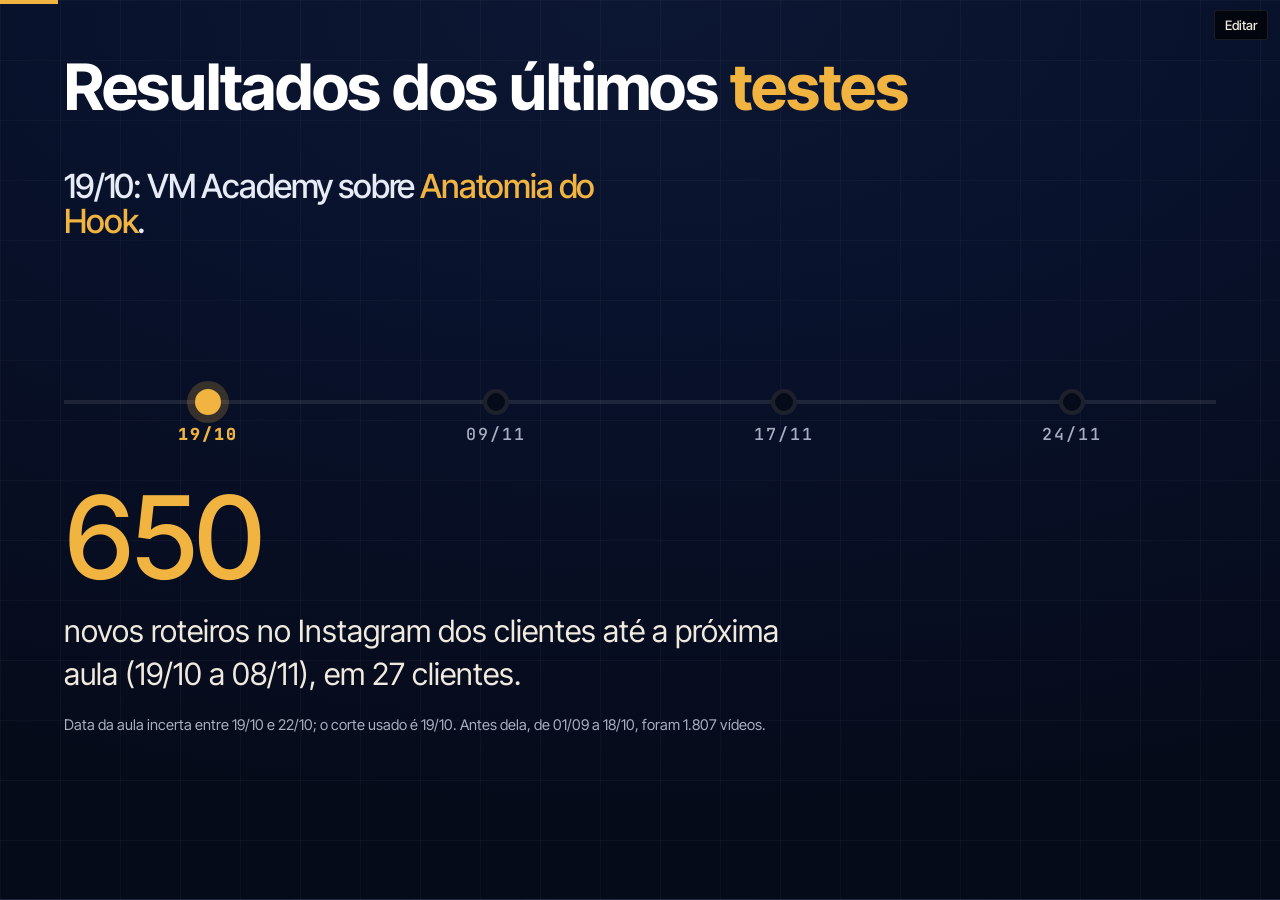
<file: academy-relatorios-7q4m/teses-simples/index.html>
<!doctype html><html lang="pt-BR"><head><meta charset="utf-8"><meta name="robots" content="noindex, nofollow"><meta name="viewport" content="width=device-width, initial-scale=1"><link rel="preconnect" href="https://fonts.googleapis.com"><link rel="preconnect" href="https://fonts.gstatic.com" crossorigin><link rel="stylesheet" href="https://fonts.googleapis.com/css2?family=Inter+Tight:wght@400;500;600;700&family=JetBrains+Mono:wght@400;500&display=swap"><title>Resultados dos últimos testes · VM Academy · 24/11/2026</title><style>.cena.tres .ad .num{font-size:clamp(2rem,min(5vw,6.5vh),4rem)!important}.cena.tres h2{font-size:clamp(1.6rem,3vw,2.6rem)}.cena.tres .sub{display:none}.cena.tres .ad .legenda{font-size:.9em}
.ad .num{font-size:clamp(2.4rem,min(6vw,8.5vh),5rem)!important}.ad .legenda{margin-top:4px}.ad.res{margin-top:10px;padding-top:10px}.cena .sub{margin-bottom:6px}
.ad.res{margin-top:18px;padding-top:16px;border-top:1px solid rgba(159,179,217,.18)}.tip.ext{font-size:15px;color:#F2B441;margin-left:8px;white-space:nowrap}.tip.ext .tipc a{color:#e6ebf5;text-decoration:underline;text-decoration-color:rgba(242,180,65,.6)}.tip.ext .tipc small{color:#8b98b5}.tip.ext .tipc{white-space:normal}.tip.ext .tipc::after{content:"";position:absolute;left:0;right:0;top:100%;height:28px}
.sent{font-size:.62em;vertical-align:.12em;margin-left:6px;opacity:.95}.ex{margin:14px 0 6px;font-size:19px;line-height:1.5;color:#c9d3e6}.ex .exk{color:#8b98b5;margin-right:6px;font-size:15px}.ex a{color:#e6ebf5;text-decoration:underline;text-decoration-color:rgba(242,180,65,.6);text-underline-offset:3px}.ex a:hover{color:#F2B441}.ex small{color:#8b98b5;margin:0 16px 0 4px;font-size:15px}
.rot{display:inline-block;vertical-align:.35em;margin-right:14px;padding:3px 10px;border-radius:999px;font-family:'JetBrains Mono',monospace;font-size:13px;font-weight:500;letter-spacing:.08em;text-transform:uppercase;color:#F2B441;border:1px solid rgba(242,180,65,.55);background:rgba(242,180,65,.08)}.rot.rc{color:#9fb3d9;border-color:rgba(159,179,217,.5);background:rgba(159,179,217,.08)}
.ptitulo{font-family:'Inter Tight',sans-serif;font-weight:700;font-size:clamp(40px,5vw,72px);line-height:1.02;letter-spacing:-.02em;color:#fff;margin:0 0 28px}.ptitulo em{font-style:normal;color:#F2B441}.cena.tl:first-child h2{font-size:clamp(24px,2.6vw,38px);color:#e6ebf5}

:root{color-scheme:dark;--preto:#0e0a0b;--palco:#1a1214;--vermelho:#ef233c;--ouro:#f5b82e;--amarelo:#ffd60a;--creme:#f7ecd4;--fumaca:#b9ad9d;--linha:#3a2b2e;--verde:#3ccf7a;
--display:Inter,"Helvetica Neue",Arial,"Segoe UI",Roboto,sans-serif;--corpo:Inter,"Helvetica Neue",Arial,"Segoe UI",Roboto,sans-serif}
html,body{height:100%}body{margin:0;background:var(--preto);color:var(--creme);font-family:var(--corpo);font-size:18px;line-height:1.4;overflow:hidden}*{box-sizing:border-box}p,h1,h2,h3,ul{margin:0}ul{padding:0;list-style:none}
#tela{height:100%;overflow-y:auto;overflow-x:hidden;scroll-behavior:smooth;scroll-snap-type:y mandatory}
.cena{min-height:100vh;scroll-snap-align:start;display:flex;position:relative;border-bottom:1px solid var(--linha);background:radial-gradient(120% 80% at 50% -10%,#2a171b 0%,var(--preto) 60%)}
.in{width:100%;max-width:1320px;margin:0 auto;padding:clamp(40px,6vh,72px) clamp(18px,5vw,72px) clamp(28px,5vh,48px);display:flex;flex-direction:column;gap:clamp(12px,2.4vh,26px)}
.eyebrow{font-weight:800;letter-spacing:.16em;font-size:clamp(.9rem,1.3vw,1.15rem);color:var(--ouro)}
.dont .eyebrow{color:var(--vermelho)}.cons .eyebrow{color:#6fb7ff}.cons .concl{border-left-color:#6fb7ff}.div h2{font-size:clamp(2.2rem,min(5vw,9vh),4.6rem)}
h2{font-weight:800;font-size:clamp(1.6rem,min(3.8vw,7vh),3.6rem);line-height:1.05;letter-spacing:-.01em;max-width:30ch}h2 em{font-style:normal;color:var(--amarelo)}
.sub{font-size:clamp(1.05rem,1.6vw,1.4rem);color:var(--fumaca);max-width:60ch}.sub b{color:var(--creme)}
.meio{flex:1;display:flex;flex-direction:column;justify-content:center;gap:clamp(12px,2.2vh,24px);min-height:0}
.nota{font-size:clamp(.9rem,1.15vw,1.05rem);color:var(--fumaca);max-width:90ch}
.num{font-weight:900;font-size:clamp(3rem,min(9vw,15vh),8.5rem);line-height:.9;color:var(--ouro);font-variant-numeric:tabular-nums;letter-spacing:-.03em}.num.ruim{color:var(--vermelho)}.num small{font-size:.3em;font-weight:700;letter-spacing:0;color:var(--creme)}
.legenda{font-size:clamp(.95rem,min(1.5vw,2.8vh),1.3rem);max-width:34ch}.legenda b{color:var(--creme)}.legenda.grande{font-size:clamp(1.3rem,2.4vw,2.1rem);max-width:40ch}
.ad{display:grid;grid-template-columns:1fr auto 1fr;gap:clamp(14px,3vw,48px);align-items:center}.k{font-weight:800;letter-spacing:.16em;color:var(--fumaca);font-size:.95rem}
.seta{font-weight:900;font-size:clamp(1.3rem,min(3vw,5.5vh),2.8rem);text-align:center;padding:14px 20px;border-radius:14px;border:3px solid currentColor;white-space:nowrap}.seta small{display:block;font-size:.4em;font-weight:600;letter-spacing:.05em}
.seta.bom{color:var(--verde)}.seta.mau{color:var(--vermelho)}.seta.neutro{color:#9a9a9a}.num.antes{color:var(--creme)}.num.bom{color:var(--verde)}.num.mau{color:var(--vermelho)}.num.neutro{color:#9a9a9a}.concl.bom{border-left-color:var(--verde)!important}.concl.mau{border-left-color:var(--vermelho)!important}.concl.neutro{border-left-color:#777!important}.concl .ic{font-weight:900}.concl.bom .ic{color:var(--verde)}.concl.mau .ic{color:var(--vermelho)}.concl.neutro .ic{color:#9a9a9a}.leg{display:flex;gap:22px;flex-wrap:wrap;font-size:clamp(1rem,1.5vw,1.3rem)}.leg span{font-weight:700}.verde{color:var(--verde)}.vermelho{color:var(--vermelho)}.cinza{color:#9a9a9a}
.res{font-size:clamp(.95rem,min(1.5vw,2.8vh),1.3rem)}.concl{font-size:clamp(1.05rem,min(1.9vw,3.4vh),1.7rem);border-left:6px solid var(--ouro);padding-left:16px}.dont .concl{border-left-color:var(--vermelho)}.concl b,.res b{color:var(--amarelo)}
.linha{display:flex;justify-content:space-between;position:relative;margin:10px 0 20px}.linha:before{content:"";position:absolute;left:0;right:0;top:11px;height:4px;background:var(--linha)}
.pt{position:relative;display:flex;flex-direction:column;align-items:center;gap:8px;flex:1}.pt i{width:26px;height:26px;border-radius:50%;background:var(--preto);border:4px solid var(--linha);z-index:1}.pt b{color:var(--fumaca);font-size:clamp(.85rem,1.3vw,1.15rem)}
.pt.past i{border-color:var(--ouro);background:var(--ouro)}.pt.on i{border-color:var(--amarelo);background:var(--amarelo);box-shadow:0 0 0 8px #ffd60a33}.pt.on b{color:var(--amarelo);font-weight:800}
.lista li{font-size:clamp(1.05rem,1.7vw,1.5rem);padding:10px 0;border-bottom:1px solid var(--linha)}.lista b{color:var(--amarelo)}
.cols2{display:grid;grid-template-columns:1fr 1fr;gap:clamp(14px,2.4vw,36px)}.conta h3{font-weight:900;font-size:clamp(1.4rem,2.4vw,2.2rem);color:var(--ouro);margin-bottom:6px}.conta.ruim h3{color:var(--vermelho)}
.conta li{display:flex;flex-wrap:wrap;gap:.2em .7em;align-items:baseline;padding:clamp(2px,.5vh,6px) 0;border-bottom:1px solid var(--linha);font-size:clamp(.85rem,min(1.35vw,2.4vh),1.2rem)}.conta li span{color:var(--fumaca);font-size:.85em}
.exemplo{border-left:6px solid var(--ouro);background:var(--palco);padding:12px 18px;display:grid;gap:4px}.tag{font-weight:800;letter-spacing:.14em;font-size:.85rem;color:var(--ouro)}.fala{font-family:"Courier New",monospace;font-size:clamp(1rem,1.6vw,1.4rem)}.credito{color:var(--fumaca);font-size:.95rem}
.escada3,.kp{display:grid;grid-template-columns:repeat(3,1fr);gap:clamp(12px,2vw,28px)}.escada3>div,.kp>div{background:var(--palco);border:1px solid var(--linha);border-radius:14px;padding:20px}
.tw{overflow:auto;max-height:54vh}table{width:100%;border-collapse:collapse;font-size:clamp(.85rem,1.2vw,1.1rem)}th,td{padding:8px 10px;border-bottom:1px solid var(--linha);text-align:right}th:first-child,td:first-child{text-align:left}th{color:var(--ouro);font-weight:700;position:sticky;top:0;background:var(--preto)}td b{color:var(--amarelo);font-size:1.2em}tr.hot td{background:#2b1a12}
.acts{display:grid;grid-template-columns:repeat(auto-fit,minmax(min(100%,230px),1fr));gap:12px}.act{background:var(--palco);border:1px solid var(--linha);border-top:4px solid var(--ouro);border-radius:10px;padding:12px 14px}.act h3{color:var(--amarelo);font-size:clamp(1.05rem,1.4vw,1.3rem);margin-bottom:6px}.act li{font-size:clamp(.82rem,1vw,.98rem);margin:6px 0}.act li.stop{color:#ff8a8a}
a{color:var(--amarelo)}.tip{display:inline-block;position:relative;cursor:help;font-size:1.05em;margin-left:6px;outline:none;border-radius:50%;padding:0 4px;color:var(--amarelo)}.tip:focus-visible{box-shadow:0 0 0 2px var(--amarelo)}.tipc{display:none;position:absolute;left:0;bottom:140%;width:min(640px,86vw);background:#1d1517;border:1px solid var(--ouro);border-radius:10px;padding:12px 14px;z-index:30;color:var(--creme);font-size:clamp(.85rem,1.1vw,1rem);font-weight:400;line-height:1.4;box-shadow:0 8px 30px #000a;cursor:auto}.tipc p{margin:4px 0}.tipc .onde{border:0;padding:0;background:none}.tip:hover .tipc,.tip:focus .tipc,.tip:focus-within .tipc{display:block}.onde1{font-size:clamp(1rem,min(1.6vw,2.9vh),1.4rem)}.onde1 b{color:var(--amarelo)}.denso .num{font-size:clamp(2.6rem,min(7vw,10vh),6rem)}.denso .in{gap:clamp(8px,1.4vh,18px)}.denso .meio{gap:clamp(8px,1.4vh,16px)}.denso .seta{padding:8px 14px}.denso .concl{font-size:clamp(.95rem,min(1.6vw,2.8vh),1.4rem)}.ancora{display:inline-block;font-weight:800;font-size:clamp(1rem,1.5vw,1.3rem);border:2px solid var(--amarelo);border-radius:999px;padding:8px 18px;text-decoration:none}.ancora:hover{background:var(--amarelo);color:#000}.onde{background:var(--palco);border:1px solid var(--linha);border-left:6px solid var(--verde);border-radius:10px;padding:12px 18px;display:grid;gap:4px}.onde li{font-size:clamp(.9rem,min(1.3vw,2.4vh),1.15rem)}.onde b{color:var(--amarelo)}.onde.obs{border-left-color:var(--vermelho)}.onde.obs p{font-size:clamp(.9rem,min(1.3vw,2.4vh),1.15rem)}
#conta{position:fixed;right:18px;bottom:14px;font-weight:800;letter-spacing:.12em;font-size:.85rem;color:var(--fumaca);background:#000a;padding:6px 10px;border-radius:8px;z-index:9}
#barra{position:fixed;left:0;top:0;height:4px;background:var(--ouro);z-index:9;transition:width .2s}

/* estilo da /palestra (Inter Tight + JetBrains Mono, destaque #F2B441), fundo azul marinho */
:root{--preto:#060b1a;--palco:rgba(255,255,255,.045);--ouro:#F2B441;--amarelo:#F2B441;--creme:#EFE9DE;--fumaca:#A9AFC0;--linha:rgba(232,222,200,.10);--verde:#4ADE80;--vermelho:#FF6B6B;
--display:'Inter Tight',system-ui,-apple-system,'Segoe UI',Roboto,Helvetica,Arial,sans-serif;--corpo:'Inter Tight',system-ui,-apple-system,'Segoe UI',Roboto,Helvetica,Arial,sans-serif;--mono:'JetBrains Mono',ui-monospace,SFMono-Regular,Menlo,Consolas,monospace}
body{background:#060b1a;-webkit-font-smoothing:antialiased}
.cena{background:linear-gradient(rgba(232,222,200,.035) 1px,transparent 1px) 0 0/60px 60px,linear-gradient(90deg,rgba(232,222,200,.035) 1px,transparent 1px) 0 0/60px 60px,radial-gradient(120% 90% at 50% 0%,#0c1733 0%,#08112a 45%,#060b1a 100%);border-bottom:1px solid var(--linha)}
.eyebrow,.k,#conta,.tag,.pt b,th{font-family:var(--mono);font-weight:500;letter-spacing:.12em;text-transform:uppercase}
.eyebrow{color:var(--ouro)}.dont .eyebrow{color:var(--vermelho)}.cons .eyebrow{color:#8EC5FF}
h2{font-weight:500;letter-spacing:-.035em;line-height:1.05}h2 em{color:var(--ouro)}
.num{font-weight:500;letter-spacing:-.05em}.seta{font-weight:600;letter-spacing:-.02em;border-width:1px;background:rgba(255,255,255,.03)}
.seta.neutro,.num.neutro,.concl.neutro .ic,.cinza{color:#AEB4C2}
.concl{font-weight:400;letter-spacing:-.01em}.concl b,.res b{color:var(--ouro);font-weight:600}
.escada3>div,.kp>div,.act,.onde,.exemplo{background:linear-gradient(160deg,rgba(255,255,255,.06),rgba(255,255,255,.02));border:1px solid rgba(232,222,200,.08);border-radius:10px}
.act{border-top:2px solid var(--ouro)}.act h3{color:var(--ouro);font-weight:600;letter-spacing:-.02em}
th{background:#070e22;color:var(--ouro);font-size:.8em}tr.hot td{background:rgba(242,180,65,.08)}td b{color:var(--ouro)}
.tipc{background:#0a1430;border-color:rgba(242,180,65,.45)}
.ancora{border:1px solid rgba(242,180,65,.45);background:rgba(242,180,65,.10);color:#F7D58F;font-weight:500}
.lista b{color:var(--ouro)}.pt.past i{border-color:var(--ouro);background:var(--ouro)}.pt.on i{border-color:var(--ouro);background:var(--ouro);box-shadow:0 0 0 8px rgba(242,180,65,.2)}.pt.on b{color:var(--ouro)}
#conta{background:rgba(6,11,26,.85);border:1px solid var(--linha)}

#hud{position:fixed;top:10px;right:12px;z-index:40;display:flex;gap:6px;align-items:center;flex-wrap:wrap;justify-content:flex-end;max-width:calc(100% - 24px)}
#hud button{font:500 13px var(--corpo);color:var(--creme);background:#000a;border:1px solid var(--linha);padding:6px 10px;cursor:pointer;border-radius:3px}
#hud button:hover{border-color:var(--ouro)}#hud button:focus-visible{outline:2px solid var(--amarelo)}#hud button[disabled]{opacity:.35;cursor:default}
#hud .so-edit{display:none}body.edit #hud .so-edit{display:inline-block}body.edit #hud #bEdit{background:var(--amarelo);color:#000;border-color:var(--amarelo)}
#aviso{position:fixed;left:50%;bottom:14px;transform:translateX(-50%);z-index:40;background:var(--amarelo);color:#000;font:500 14px var(--corpo);padding:8px 14px;border-radius:3px;max-width:calc(100% - 32px)}
body.edit [data-e]{outline:1px dashed #f2b44166;outline-offset:3px;cursor:text}body.edit [data-e]:focus{outline:2px solid var(--amarelo)}body.edit .sel{outline:3px solid var(--vermelho)!important;outline-offset:4px}
@media (max-width:800px){.ad{grid-template-columns:1fr}.cols2,.escada3,.kp{grid-template-columns:1fr}.cena{height:auto;min-height:100vh}}
</style></head><body><div id="barra"></div><main id="tela" tabindex="-1"><section class="cena tl"><div class="in"><h1 class="ptitulo">Resultados dos últimos <em>testes</em></h1><h2>19/10: VM Academy sobre <em>Anatomia do Hook</em>.</h2><div class="meio"><div class="linha"><span class="pt on"><i></i><b>19/10</b></span><span class="pt "><i></i><b>09/11</b></span><span class="pt "><i></i><b>17/11</b></span><span class="pt "><i></i><b>24/11</b></span></div><p class="num">650</p><p class="legenda grande">novos roteiros no Instagram dos clientes até a próxima aula (19/10 a 08/11), em 27 clientes.</p><p class="nota">Data da aula incerta entre 19/10 e 22/10; o corte usado é 19/10. Antes dela, de 01/09 a 18/10, foram 1.807 vídeos.</p></div></div></section><section class="cena tl"><div class="in"><h2>09/11: VM Academy sobre <em>Comandos V2 (conversão no comando)</em>.</h2><div class="meio"><div class="linha"><span class="pt past"><i></i><b>19/10</b></span><span class="pt on"><i></i><b>09/11</b></span><span class="pt "><i></i><b>17/11</b></span><span class="pt "><i></i><b>24/11</b></span></div><p class="num">213</p><p class="legenda grande">novos roteiros no Instagram dos clientes até a próxima aula (09/11 a 16/11), em 23 clientes.</p></div></div></section><section class="cena tl"><div class="in"><h2>17/11: VM Academy sobre <em>Os Padrões dos Campeões (placar do hook, &quot;Ou seja&quot;, elementos)</em>.</h2><div class="meio"><div class="linha"><span class="pt past"><i></i><b>19/10</b></span><span class="pt past"><i></i><b>09/11</b></span><span class="pt on"><i></i><b>17/11</b></span><span class="pt "><i></i><b>24/11</b></span></div><p class="num">186</p><p class="legenda grande">novos roteiros no Instagram dos clientes até 23/11, em 21 clientes.</p><p class="nota">160 desses 186 ainda estão amadurecendo (menos de 7 dias). Para eles contamos uso, não resultado.</p></div></div></section><section class="cena tl"><div class="in"><h2>24/11: VM Academy sobre <em>hoje: o que aconteceu desde então</em>.</h2><div class="meio"><div class="linha"><span class="pt past"><i></i><b>19/10</b></span><span class="pt past"><i></i><b>09/11</b></span><span class="pt past"><i></i><b>17/11</b></span><span class="pt on"><i></i><b>24/11</b></span></div><p class="legenda grande">Agora: prática por prática, quanto o time usou antes e depois de cada aula, e o resultado.</p></div></div></section><section class="cena dont"><div class="in"><h2><span class="rot">Ação</span>Não fazer: <em>Apelo à autoridade no hook (&quot;segundo&quot;, &quot;especialistas&quot;, &quot;um estudo&quot;)</em> <span class="sent" title="Enfraquece a tese" aria-label="Enfraquece a tese">⚠️</span></h2><div class="meio"><p class="sub">Identificado em 19/10 (Anatomia do Hook).</p>
<div class="ad"><div><span class="k">ANTES (01/09 a 18/10)</span><p class="num antes">2</p><p class="legenda"><b>de cada 100 vídeos</b> (41 de 1.807 vídeos)</p></div>
<div class="seta neutro">● sem mudança clara (+1)<small>pontos por 100 vídeos</small></div>
<div><span class="k">DEPOIS (19/10 a 23/11)</span><p class="num neutro">3</p><p class="legenda"><b>de cada 100 vídeos</b> (28 de 1.049 vídeos)</p></div></div>
<div class="ad res"><div><span class="k">ACERTO COM A PRÁTICA</span><p class="num mau">40</p><p class="legenda"><b>de cada 100 acertaram</b> (10 de 25 vídeos maduros)</p></div><div class="seta mau">✗ +16 contra a tese<small>pontos por 100 · vídeos de 19/10 a 23/11 com 7+ dias, régua do Oráculo</small></div><div><span class="k">ACERTO SEM A PRÁTICA</span><p class="num antes">24</p><p class="legenda"><b>de cada 100 acertaram</b> (208 de 864 vídeos maduros)</p></div></div>
<div class="concl mau"><span class="ic">✗</span> <b>Conclusão:</b> Ainda cedo (n=25), e enfraquece a tese da aula: 40 de cada 100 acertaram com a prática, 24 sem (10 de 25 contra 208 de 864). <div class="tip" tabindex="0" role="button" aria-label="resultado">ⓘ<div class="tipc"><p><b>Resultado.</b> Antes: <b>27 de cada 100</b> acertaram (sem o padrão: 15 de cada 100). Depois: <b>40 de cada 100</b> acertaram (sem o padrão: 24 de cada 100), amostra pequena, só 25 vídeos.</p><p>Ainda cedo (n=25), e enfraquece a tese da aula. Ainda cedo (só 25 vídeos com resultado fechado), mas por enquanto vai contra a aula. Detecção por palavras, aproximada.</p></div></div> <div class="tip" tabindex="0" role="button" aria-label="quem usou">👥<div class="tipc">Quem usou depois: Bianca Gabrielly (7), (sem atribuição) (5), Gabriella Gomes (5). Em quais clientes: Rafael Rodrigues (6), Izabela Anholett (3), Patrick Diorio (3). Rede: Instagram.</div></div> <div class="tip ext" tabindex="0" role="button" aria-label="exemplos">▶ exemplos<div class="tipc"><p><b>Exemplos reais depois da aula</b> (abre o post)</p><p><a href="https://www.instagram.com/reel/DgGZ3WRBZub" target="_blank" rel="noopener noreferrer">“Cientistas brasileiros podem ter achado o ponto fraco do câncer de mama. E ele está…”</a> <small>Rafael Rodrigues, 23/11</small><br><a href="https://www.instagram.com/reel/DgAz2Mnybvg" target="_blank" rel="noopener noreferrer">“esquece o vale do silício, agora é o Brasil que tá desenvolvendo uma das tecnologias mais…”</a> <small>Thiago Bisewski, 21/11</small></p></div></div></div></div></div></section><section class="cena dont"><div class="in"><h2><span class="rot">Ação</span>Não fazer: <em>Primeira pessoa abrindo o hook (&quot;Eu&quot;, &quot;Meu&quot;, &quot;A gente&quot;)</em> <span class="sent" title="Vai no mesmo sentido, mas ainda cedo" aria-label="Vai no mesmo sentido, mas ainda cedo">🏅</span></h2><div class="meio"><p class="sub">Identificado em 19/10 (Anatomia do Hook).</p>
<div class="ad"><div><span class="k">ANTES (01/09 a 18/10)</span><p class="num antes">4</p><p class="legenda"><b>de cada 100 vídeos</b> (71 de 1.807 vídeos)</p></div>
<div class="seta bom">✓ uso caiu −2<small>pontos por 100 vídeos</small></div>
<div><span class="k">DEPOIS (19/10 a 23/11)</span><p class="num bom">2</p><p class="legenda"><b>de cada 100 vídeos</b> (23 de 1.049 vídeos)</p></div></div>
<div class="ad res"><div><span class="k">ACERTO COM A PRÁTICA</span><p class="num bom">9</p><p class="legenda"><b>de cada 100 acertaram</b> (2 de 22 vídeos maduros)</p></div><div class="seta bom">✓ −16 a favor da tese<small>pontos por 100 · vídeos de 19/10 a 23/11 com 7+ dias, régua do Oráculo</small></div><div><span class="k">ACERTO SEM A PRÁTICA</span><p class="num antes">25</p><p class="legenda"><b>de cada 100 acertaram</b> (216 de 867 vídeos maduros)</p></div></div>
<div class="concl bom"><span class="ic">✓</span> <b>Conclusão:</b> Ainda cedo (n=22), mas vai no mesmo sentido da aula: 9 de cada 100 acertaram com a prática, 25 sem (2 de 22 contra 216 de 867). <div class="tip" tabindex="0" role="button" aria-label="resultado">ⓘ<div class="tipc"><p><b>Resultado.</b> Antes: <b>1 de cada 100</b> acertaram (sem o padrão: 16 de cada 100). Depois: <b>9 de cada 100</b> acertaram (sem o padrão: 25 de cada 100), amostra pequena, só 22 vídeos.</p><p>Ainda cedo (n=22), mas vai no mesmo sentido da aula. Ainda cedo (só 22 vídeos com resultado fechado), mas vai no mesmo sentido da aula. A aula abre exceção para o apresentador que é o personagem do canal.</p></div></div> <div class="tip" tabindex="0" role="button" aria-label="quem usou">👥<div class="tipc">Quem usou depois: (sem atribuição) (13), Ana Luísa Lokschin (5), Gabriella Gomes (2). Em quais clientes: Lincoln Fracari (8), Marcos Pelozato (5), Rafael Rodrigues (3). Rede: Instagram.</div></div> <div class="tip ext" tabindex="0" role="button" aria-label="exemplos">▶ exemplos<div class="tipc"><p><b>Exemplos reais depois da aula</b> (abre o post)</p><p><a href="https://www.instagram.com/reel/DgDcTjMSb3D" target="_blank" rel="noopener noreferrer">“Eu digo que uma das maiores contratações que eu fiz na empresa, vai parecer, eu não quero…”</a> <small>Lincoln Fracari, 22/11</small><br><a href="https://www.instagram.com/reel/Df2T4a6PWNC" target="_blank" rel="noopener noreferrer">“Eu sei que essa série vai dividir as pessoas, mas já passou da hora de alguém falar a…”</a> <small>Rafael Rodrigues, 17/11</small></p></div></div></div></div></div></section><section class="cena dont"><div class="in"><h2><span class="rot">Ação</span>Não fazer: <em>&quot;Olá&quot;, &quot;você sabia&quot;, &quot;neste vídeo&quot; na abertura</em> <span class="sent" title="Vai no mesmo sentido, mas ainda cedo" aria-label="Vai no mesmo sentido, mas ainda cedo">🏅</span></h2><div class="meio"><p class="sub">Identificado em 29/10 (aula gravada de hooks).</p>
<div class="ad"><div><span class="k">ANTES (01/09 a 28/10)</span><p class="num antes">0</p><p class="legenda"><b>de cada 100 vídeos</b> (5 de 2.137 vídeos)</p></div>
<div class="seta neutro">● sem mudança clara (+1)<small>pontos por 100 vídeos</small></div>
<div><span class="k">DEPOIS (29/10 a 23/11)</span><p class="num neutro">1</p><p class="legenda"><b>de cada 100 vídeos</b> (10 de 719 vídeos)</p></div></div>
<div class="ad res"><div><span class="k">ACERTO COM A PRÁTICA</span><p class="num bom">0</p><p class="legenda"><b>de cada 100 acertaram</b> (0 de 7 vídeos maduros)</p></div><div class="seta bom">✓ −25 a favor da tese<small>pontos por 100 · vídeos de 29/10 a 23/11 com 7+ dias, régua do Oráculo</small></div><div><span class="k">ACERTO SEM A PRÁTICA</span><p class="num antes">25</p><p class="legenda"><b>de cada 100 acertaram</b> (137 de 552 vídeos maduros)</p></div></div>
<div class="concl bom"><span class="ic">✓</span> <b>Conclusão:</b> Ainda cedo (n=7), mas vai no mesmo sentido da aula: 0 de cada 100 acertaram com a prática, 25 sem (0 de 7 contra 137 de 552). <div class="tip" tabindex="0" role="button" aria-label="resultado">ⓘ<div class="tipc"><p><b>Resultado.</b> Antes: ainda cedo, só 5 vídeos com resultado fechado. Depois: ainda cedo, só 7 vídeos com resultado fechado.</p><p>Ainda cedo (n=7), mas vai no mesmo sentido da aula. Ainda cedo: só 7 vídeos com resultado fechado depois da aula.</p></div></div> <div class="tip" tabindex="0" role="button" aria-label="quem usou">👥<div class="tipc">Quem usou depois: (sem atribuição) (7), Gabriella Gomes (1), Évelyn Harmatiuk (1). Em quais clientes: Cadu Neiva (4), Rodrigo Waughan (2), Marcos Pelozato (2). Rede: Instagram.</div></div> <div class="tip ext" tabindex="0" role="button" aria-label="exemplos">▶ exemplos<div class="tipc"><p><b>Exemplos reais depois da aula</b> (abre o post)</p><p><a href="https://www.instagram.com/reel/DgBhXDcuIK9" target="_blank" rel="noopener noreferrer">“Saiu a nota nova da educação básica no Brasil e os estados com as melhores notas de…”</a> <small>Cadu Neiva, 21/11</small><br><a href="https://www.instagram.com/reel/Df-DzDGKSRC" target="_blank" rel="noopener noreferrer">“Se você vai ver nesse vídeo, vai te deixar extremamente preocupado com o Bitcoin.”</a> <small>Fernando Pereira, 20/11</small></p></div></div></div></div></div></section><section class="cena do tres"><div class="in"><h2><span class="rot">Ação</span>Fazer: <em>Um pedido só no comando</em> <span class="sent" title="Enfraquece a tese" aria-label="Enfraquece a tese">⚠️</span></h2><div class="meio"><p class="sub">Identificado como campeão em 09/11 (Comandos V2).</p>
<div class="ad"><div><span class="k">ANTES (01/09 a 08/11)</span><p class="num antes">54</p><p class="legenda"><b>de cada 100 vídeos</b> (1.328 de 2.457 vídeos)</p></div>
<div class="seta bom">✓ uso subiu +9<small>pontos por 100 vídeos</small></div>
<div><span class="k">DEPOIS (09/11 a 23/11)</span><p class="num bom">63</p><p class="legenda"><b>de cada 100 vídeos</b> (250 de 399 vídeos)</p></div></div>
<div class="ad res"><div><span class="k">ACERTO COM UM PEDIDO SÓ</span><p class="num mau">31</p><p class="legenda"><b>de cada 100 acertaram</b> (45 de 147 vídeos maduros)</p></div><div class="seta mau">✗ −16 contra a tese<small>pontos por 100 · vídeos de 09/11 a 23/11 com 7+ dias, régua do Oráculo</small></div><div><span class="k">ACERTO COM VÁRIOS PEDIDOS</span><p class="num antes">47</p><p class="legenda"><b>de cada 100 acertaram</b> (7 de 15 vídeos maduros)</p></div></div><div class="ad res"><div><span class="k">CONVERSÃO COM UM PEDIDO SÓ</span><p class="num antes">3,4</p><p class="legenda"><b>seguidores por mil views</b> (mediana de 32 vídeos com dado)</p></div><div class="seta neutro">● ainda cedo (n=5)<small>vídeos de 09/11 a 23/11 com 7+ dias e seguidores medidos</small></div><div><span class="k">CONVERSÃO COM VÁRIOS PEDIDOS</span><p class="num antes">5,9</p><p class="legenda"><b>seguidores por mil views</b> (mediana de 5 vídeos com dado)</p></div></div>
<div class="concl mau"><span class="ic">✗</span> <b>Conclusão:</b> Ainda cedo (n=15 com vários pedidos), e enfraquece a tese da aula: vários pedidos acertaram mais (47 contra 31 de cada 100). <div class="tip" tabindex="0" role="button" aria-label="resultado">ⓘ<div class="tipc"><p><b>Resultado.</b> Antes: <b>23 de cada 100</b> acertaram (sem o padrão: 11 de cada 100). Depois: <b>31 de cada 100</b> acertaram (sem o padrão: 21 de cada 100).</p><p>Ainda cedo (n=15 com vários pedidos), e enfraquece a tese da aula: vários pedidos acertaram mais (47 contra 31 de cada 100). Depois de 09/11, vídeos com vários pedidos acertaram 47 de cada 100 (7 de 15) contra 31 de cada 100 (45 de 147) com um pedido só. Antes de 09/11, iguais (23 e 22 de cada 100). Seguidores e alcance: inconclusivo.</p></div></div>  <div class="tip ext" tabindex="0" role="button" aria-label="exemplos">▶ exemplos<div class="tipc"><p><b>Exemplos reais depois da aula</b> (abre o post)</p><p><a href="https://www.instagram.com/reel/Dfo310ph0Ri" target="_blank" rel="noopener noreferrer">“A China decidiu humilhar a Porsche e a Audi de uma só vez e fez isso eliminando o ser…”</a> <small>Izabela Anholett, 12/11</small><br><a href="https://www.instagram.com/reel/Df0YSaoNA2e" target="_blank" rel="noopener noreferrer">“Quem comprou um carro da Volkswagen, Fiat, Toyota, acabou de receber uma péssima notícia…”</a> <small>Lincoln Fracari, 16/11</small></p></div></div></div></div></div></section><section class="cena do tres"><div class="in"><h2><span class="rot">Ação</span>Fazer: <em>Prometer a série do canal no comando (tipo C)</em> <span class="sent" title="Vai no mesmo sentido, mas ainda cedo" aria-label="Vai no mesmo sentido, mas ainda cedo">🏅</span></h2><div class="meio"><p class="sub">Identificado como campeão em 09/11 (Comandos V2).</p>
<div class="ad"><div><span class="k">ANTES (01/09 a 08/11)</span><p class="num antes">4</p><p class="legenda"><b>de cada 100 vídeos</b> (94 de 2.457 vídeos)</p></div>
<div class="seta bom">✓ uso subiu +2<small>pontos por 100 vídeos</small></div>
<div><span class="k">DEPOIS (09/11 a 23/11)</span><p class="num bom">6</p><p class="legenda"><b>de cada 100 vídeos</b> (24 de 399 vídeos)</p></div></div>
<div class="ad res"><div><span class="k">ACERTO COM A PRÁTICA</span><p class="num bom">46</p><p class="legenda"><b>de cada 100 acertaram</b> (6 de 13 vídeos maduros)</p></div><div class="seta bom">✓ +20 a favor da tese<small>pontos por 100 · vídeos de 09/11 a 23/11 com 7+ dias, régua do Oráculo</small></div><div><span class="k">ACERTO SEM A PRÁTICA</span><p class="num antes">26</p><p class="legenda"><b>de cada 100 acertaram</b> (58 de 226 vídeos maduros)</p></div></div><div class="ad res"><div><span class="k">CONVERSÃO COM A PRÁTICA</span><p class="num antes">2,2</p><p class="legenda"><b>seguidores por mil views</b> (mediana de 4 vídeos com dado)</p></div><div class="seta neutro">● ainda cedo (n=4)<small>vídeos de 09/11 a 23/11 com 7+ dias e seguidores medidos</small></div><div><span class="k">CONVERSÃO SEM A PRÁTICA</span><p class="num antes">3,5</p><p class="legenda"><b>seguidores por mil views</b> (mediana de 33 vídeos com dado)</p></div></div>
<div class="concl bom"><span class="ic">✓</span> <b>Conclusão:</b> Ainda cedo (n=13), mas vai no mesmo sentido da aula: 46 de cada 100 acertaram com a prática, 26 sem (6 de 13 contra 58 de 226). <div class="tip" tabindex="0" role="button" aria-label="resultado">ⓘ<div class="tipc"><p><b>Resultado.</b> Antes: <b>23 de cada 100</b> acertaram (sem o padrão: 17 de cada 100). Depois: ainda cedo, só 13 vídeos com resultado fechado.</p><p>Ainda cedo (n=13), mas vai no mesmo sentido da aula. Ainda cedo: só 13 vídeos com resultado fechado depois da aula. Antes da aula, o padrão já ajudava.</p></div></div>  <div class="tip ext" tabindex="0" role="button" aria-label="exemplos">▶ exemplos<div class="tipc"><p><b>Exemplos reais depois da aula</b> (abre o post)</p><p><a href="https://www.instagram.com/reel/DfvPSPphHh9" target="_blank" rel="noopener noreferrer">“Quem é mais rico, Zezé Di Camargo ou Luciano? Só de prefeitura, o Zezé recebeu quase 20…”</a> <small>Fernando Miranda, 14/11</small><br><a href="https://www.instagram.com/reel/DfuF_THB1Ki" target="_blank" rel="noopener noreferrer">“O governo acaba de mandar para o Congresso um pacote para cortar gastos, e na mesma…”</a> <small>Fernando Pereira, 14/11</small></p></div></div></div></div></div></section><section class="cena placar" id="placar-hook"><div class="in"><h2>Placar = <em>quantos somam</em> menos <em>quantos tiram</em></h2><div class="meio"><div class="cols2"><div class="conta"><h3>+1 · SOMA</h3><ul><li><b>Sujeito com nome na abertura</b><span>&quot;A China&quot;, &quot;O Google&quot;, &quot;Elon Musk&quot;</span></li><li><b>&quot;Acabou de&quot;</b><span>&quot;A Geely acabou de...&quot;</span></li><li><b>Conflito com nome ou proibição</b><span>&quot;declarou guerra a&quot;, &quot;humilhou&quot;, &quot;proibiu&quot;</span></li><li><b>Lugar: país ou região do Brasil</b><span>&quot;no Paraná&quot;, &quot;na Índia&quot;</span></li><li><b>Pessoa famosa</b><span>&quot;Messi&quot;, &quot;Anitta&quot;</span></li><li><b>Idade do personagem</b><span>&quot;de 16 anos&quot;</span></li><li><b>Fala de gente</b><span>&quot;tá&quot;, &quot;tão&quot;</span></li></ul></div><div class="conta ruim"><h3>−1 · TIRA</h3><ul><li><b>Abrir com &quot;Esse&quot; / &quot;Essa&quot;</b><span>&quot;Esse cara...&quot;, &quot;Essa empresa...&quot;</span></li><li><b>&quot;Você&quot; / &quot;te&quot;</b><span>&quot;Se você...&quot;</span></li><li><b>IA sem sujeito com nome</b><span>&quot;a IA vai...&quot;</span></li><li><b>&quot;Empresa&quot; / &quot;marca&quot; sem nome</b><span></span></li><li><b>&quot;Nunca&quot;</b><span></span></li><li><b>&quot;Pode&quot; / &quot;podem&quot; / &quot;consegue&quot;</b><span>possibilidade no lugar de fato</span></li><li><b>Palavra de 13 letras ou mais</b><span></span></li><li><b>Ano no hook</b><span>&quot;Em 1998...&quot;</span></li><li><b>&quot;Bilionário&quot; / &quot;um bilhão&quot;</b><span></span></li></ul></div></div><div class="exemplo"><span class="tag">PLACAR +3, exemplo da aula</span><p class="fala">"A China declarou guerra ao mercado fitness!"</p><p class="credito">+1 sujeito com nome · +1 conflito · +1 lugar</p></div><p><a class="ancora" href="#padrao-placar">↓ Ver o que aconteceu com o placar positivo depois da aula</a></p></div></div></section><section class="cena do denso" id="padrao-placar"><div class="in"><h2><span class="rot">Ação</span>Fazer: <em>Hook com placar positivo (nome, lugar, &quot;acabou de&quot;, conflito)</em> <span class="sent" title="Vai no mesmo sentido, mas ainda cedo" aria-label="Vai no mesmo sentido, mas ainda cedo">🏅</span></h2><div class="meio"><p class="sub">Identificado como campeão em 17/11 (Padrões dos Campeões).</p>
<div class="ad"><div><span class="k">ANTES (01/09 a 16/11)</span><p class="num antes">38</p><p class="legenda"><b>de cada 100 vídeos</b> (1.024 de 2.670 vídeos)</p></div>
<div class="seta bom">✓ uso subiu +8<small>pontos por 100 vídeos</small></div>
<div><span class="k">DEPOIS (17/11 a 23/11)</span><p class="num bom">46</p><p class="legenda"><b>de cada 100 vídeos</b> (86 de 186 vídeos)</p></div></div>
<div class="ad res"><div><span class="k">ACERTO COM A PRÁTICA</span><p class="num bom">18</p><p class="legenda"><b>de cada 100 acertaram</b> (2 de 11 vídeos maduros)</p></div><div class="seta bom">✓ +11 a favor da tese<small>pontos por 100 · vídeos de 17/11 a 23/11 com 7+ dias, régua do Oráculo</small></div><div><span class="k">ACERTO SEM A PRÁTICA</span><p class="num antes">7</p><p class="legenda"><b>de cada 100 acertaram</b> (1 de 15 vídeos maduros)</p></div></div>
<div class="onde1"><span title="Alerta">🚨</span> Placar negativo continua ruim: <b>12 de cada 100</b> acertavam antes (21 nos outros hooks); depois, ainda cedo. <div class="tip" tabindex="0" role="button" aria-label="detalhes">ⓘ<div class="tipc"><div class="onde obs"><p class="k vermelho">✗ OBSERVAÇÃO: PLACAR NEGATIVO CONTINUA RUIM</p><p>Antes de 17/11, hook com placar negativo acertou <b>12 de cada 100</b> (95 de 780), contra 21 de cada 100 dos outros. Depois de 17/11: ainda cedo, só 10 vídeos com resultado, e 1 acertou.</p><p>Uso: de 27 de cada 100 hooks (240 de 885, de 12/10 a 09/11) para <b>20 de cada 100</b> (37 de 186, de 17/11 a 23/11). Meta da aula: 25 (a aula mediu 32 com outra régua).</p></div></div></div></div><p><a class="ancora" href="#placar-hook">↑ Ver como o placar do hook é formado</a></p><div class="concl bom"><span class="ic">✓</span> <b>Conclusão:</b> Ainda cedo (n=11), mas vai no mesmo sentido da aula: 18 de cada 100 acertaram com a prática, 7 sem (2 de 11 contra 1 de 15). <div class="tip" tabindex="0" role="button" aria-label="resultado">ⓘ<div class="tipc"><p><b>Resultado.</b> Antes: <b>25 de cada 100</b> acertaram (sem o padrão: 14 de cada 100). Depois: ainda cedo, só 11 vídeos com resultado fechado.</p><p>Ainda cedo (n=11), mas vai no mesmo sentido da aula. Ainda cedo: só 11 vídeos com resultado fechado depois da aula. Antes da aula, o padrão já ajudava.</p></div></div>  <div class="tip ext" tabindex="0" role="button" aria-label="exemplos">▶ exemplos<div class="tipc"><p><b>Exemplos reais depois da aula</b> (abre o post)</p><p><a href="https://www.instagram.com/reel/Df3IQ1ZKNcC" target="_blank" rel="noopener noreferrer">“A China acabou de humilhar o iPhone. E a empresa chinesa por trás disso é a mesma que os…”</a> <small>Fernando Pereira, 17/11</small><br><a href="https://www.instagram.com/reel/Df3RZaJPeox" target="_blank" rel="noopener noreferrer">“O carro zero tá ficando cada vez mais barato no Brasil e isso parece uma ótima notícia,…”</a> <small>Leonardo Nogueira, 17/11</small></p></div></div></div></div></div></section><section class="cena do denso"><div class="in"><h2><span class="rot">Ação</span>Fazer: <em>&quot;Ou seja,&quot; abrindo a frase depois do fato forte</em> <span class="sent" title="Vai no mesmo sentido, mas ainda cedo" aria-label="Vai no mesmo sentido, mas ainda cedo">🏅</span></h2><div class="meio"><p class="sub">Identificado como campeão em 17/11 (Padrões dos Campeões).</p>
<div class="ad"><div><span class="k">ANTES (01/09 a 16/11)</span><p class="num antes">15</p><p class="legenda"><b>de cada 100 vídeos</b> (396 de 2.670 vídeos)</p></div>
<div class="seta bom">✓ uso subiu +7<small>pontos por 100 vídeos</small></div>
<div><span class="k">DEPOIS (17/11 a 23/11)</span><p class="num bom">22</p><p class="legenda"><b>de cada 100 vídeos</b> (40 de 186 vídeos)</p></div></div>
<div class="ad res"><div><span class="k">ACERTO COM A PRÁTICA</span><p class="num bom">20</p><p class="legenda"><b>de cada 100 acertaram</b> (1 de 5 vídeos maduros)</p></div><div class="seta bom">✓ +10 a favor da tese<small>pontos por 100 · vídeos de 17/11 a 23/11 com 7+ dias, régua do Oráculo</small></div><div><span class="k">ACERTO SEM A PRÁTICA</span><p class="num antes">10</p><p class="legenda"><b>de cada 100 acertaram</b> (2 de 21 vídeos maduros)</p></div></div>
<div class="onde1"><span class="verde">✓</span> Onde usar o "Ou seja,": <b>no meio do roteiro, uma vez só</b> (31 de cada 100 acertaram no meio, 15 no início). <div class="tip" tabindex="0" role="button" aria-label="detalhes">ⓘ<div class="tipc"><div class="onde"><p class="k">ONDE USAR O "OU SEJA,"</p><p><b>No meio do roteiro, uma vez só.</b></p><ul><li>No meio do texto: <b>31 de cada 100</b> acertaram (57 de 183)</li><li>No fim do texto: 26 de cada 100 (29 de 113)</li><li>No início do texto: <b>15 de cada 100</b> (15 de 100)</li><li>Uma vez só: <b>28 de cada 100</b> (95 de 333). Duas vezes: 13 de cada 100 (6 de 46). Três ou mais: 9 de cada 100 (2 de 22)</li></ul><p class="nota">Posição do primeiro "Ou seja," abrindo frase, por terço do roteiro. Vídeos maduros de 01/09 a 23/11. No hook só 5 casos, poucos para concluir. Sem "Ou seja,", 17 de cada 100 acertaram antes de 17/11.</p></div></div></div></div><div class="concl bom"><span class="ic">✓</span> <b>Conclusão:</b> Ainda cedo (n=5), mas vai no mesmo sentido da aula: 20 de cada 100 acertaram com a prática, 10 sem (1 de 5 contra 2 de 21). <div class="tip" tabindex="0" role="button" aria-label="resultado">ⓘ<div class="tipc"><p><b>Resultado.</b> Antes: <b>26 de cada 100</b> acertaram (sem o padrão: 17 de cada 100). Depois: ainda cedo, só 5 vídeos com resultado fechado.</p><p>Ainda cedo (n=5), mas vai no mesmo sentido da aula. Ainda cedo: só 5 vídeos com resultado fechado depois da aula. Antes da aula, o padrão já ajudava.</p></div></div>  <div class="tip ext" tabindex="0" role="button" aria-label="exemplos">▶ exemplos<div class="tipc"><p><b>Exemplos reais depois da aula</b> (abre o post)</p><p><a href="https://www.instagram.com/reel/Df3IQ1ZKNcC" target="_blank" rel="noopener noreferrer">“A China acabou de humilhar o iPhone. E a empresa chinesa por trás disso é a mesma que os…”</a> <small>Fernando Pereira, 17/11</small><br><a href="https://www.instagram.com/reel/Df1v1JqBEkm" target="_blank" rel="noopener noreferrer">“Essa empresa americana acabou de jogar 140 milhões de dólares dentro do oceano, só para…”</a> <small>Izabela Anholett, 17/11</small></p></div></div></div></div></div></section><section class="cena dont"><div class="in"><h2><span class="rot">Ação</span>Não fazer: <em>&quot;Você&quot; ou &quot;te&quot; no hook</em> <span class="sent" title="Enfraquece a tese" aria-label="Enfraquece a tese">⚠️</span></h2><div class="meio"><p class="sub">Identificado em 17/11 (Padrões dos Campeões).</p>
<div class="ad"><div><span class="k">ANTES (01/09 a 16/11)</span><p class="num antes">24</p><p class="legenda"><b>de cada 100 vídeos</b> (630 de 2.670 vídeos)</p></div>
<div class="seta bom">✓ uso caiu −7<small>pontos por 100 vídeos</small></div>
<div><span class="k">DEPOIS (17/11 a 23/11)</span><p class="num bom">17</p><p class="legenda"><b>de cada 100 vídeos</b> (32 de 186 vídeos)</p></div></div>
<div class="ad res"><div><span class="k">ACERTO COM A PRÁTICA</span><p class="num mau">20</p><p class="legenda"><b>de cada 100 acertaram</b> (1 de 5 vídeos maduros)</p></div><div class="seta mau">✗ +10 contra a tese<small>pontos por 100 · vídeos de 17/11 a 23/11 com 7+ dias, régua do Oráculo</small></div><div><span class="k">ACERTO SEM A PRÁTICA</span><p class="num antes">10</p><p class="legenda"><b>de cada 100 acertaram</b> (2 de 21 vídeos maduros)</p></div></div>
<div class="concl mau"><span class="ic">✗</span> <b>Conclusão:</b> Ainda cedo (n=5), e enfraquece a tese da aula: 20 de cada 100 acertaram com a prática, 10 sem (1 de 5 contra 2 de 21). <div class="tip" tabindex="0" role="button" aria-label="resultado">ⓘ<div class="tipc"><p><b>Resultado.</b> Antes: <b>14 de cada 100</b> acertaram (sem o padrão: 20 de cada 100). Depois: ainda cedo, só 5 vídeos com resultado fechado.</p><p>Ainda cedo (n=5), e enfraquece a tese da aula. Ainda cedo: só 5 vídeos com resultado fechado depois da aula. Antes da aula, o padrão já atrapalhava.</p></div></div> <div class="tip" tabindex="0" role="button" aria-label="quem usou">👥<div class="tipc">Quem usou depois: Ana Luísa Lokschin (8), (sem atribuição) (7), Évelyn Harmatiuk (4). Em quais clientes: Fernando Pereira (4), Dilson Peres (3), Lucas Dieter (3). Rede: Instagram.</div></div> <div class="tip ext" tabindex="0" role="button" aria-label="exemplos">▶ exemplos<div class="tipc"><p><b>Exemplos reais depois da aula</b> (abre o post)</p><p><a href="https://www.instagram.com/reel/DgGZF-yBJbB" target="_blank" rel="noopener noreferrer">“O Rio Grande do Norte está silenciosamente se transformando na capital da Inteligência…”</a> <small>Leonardo Cirino, 23/11</small><br><a href="https://www.instagram.com/reel/DgFMiwNBytW" target="_blank" rel="noopener noreferrer">“A China acabou de soltar um vídeo que revela ser questão de tempo para o mundo nunca mais…”</a> <small>Izabela Anholett, 23/11</small></p></div></div></div></div></div></section><section class="cena dont"><div class="in"><h2><span class="rot">Ação</span>Não fazer: <em>&quot;Pode&quot;, &quot;consegue&quot; ou &quot;é capaz de&quot; no hook</em> <span class="sent" title="Vai no mesmo sentido, mas ainda cedo" aria-label="Vai no mesmo sentido, mas ainda cedo">🏅</span></h2><div class="meio"><p class="sub">Identificado em 17/11 (Padrões dos Campeões).</p>
<div class="ad"><div><span class="k">ANTES (01/09 a 16/11)</span><p class="num antes">10</p><p class="legenda"><b>de cada 100 vídeos</b> (267 de 2.670 vídeos)</p></div>
<div class="seta neutro">● sem mudança clara (+1)<small>pontos por 100 vídeos</small></div>
<div><span class="k">DEPOIS (17/11 a 23/11)</span><p class="num neutro">11</p><p class="legenda"><b>de cada 100 vídeos</b> (21 de 186 vídeos)</p></div></div>
<div class="ad res"><div><span class="k">ACERTO COM A PRÁTICA</span><p class="num bom">0</p><p class="legenda"><b>de cada 100 acertaram</b> (0 de 4 vídeos maduros)</p></div><div class="seta bom">✓ −14 a favor da tese<small>pontos por 100 · vídeos de 17/11 a 23/11 com 7+ dias, régua do Oráculo</small></div><div><span class="k">ACERTO SEM A PRÁTICA</span><p class="num antes">14</p><p class="legenda"><b>de cada 100 acertaram</b> (3 de 22 vídeos maduros)</p></div></div>
<div class="concl bom"><span class="ic">✓</span> <b>Conclusão:</b> Ainda cedo (n=4), mas vai no mesmo sentido da aula: 0 de cada 100 acertaram com a prática, 14 sem (0 de 4 contra 3 de 22). <div class="tip" tabindex="0" role="button" aria-label="resultado">ⓘ<div class="tipc"><p><b>Resultado.</b> Antes: <b>18 de cada 100</b> acertaram (sem o padrão: 18 de cada 100). Depois: ainda cedo, só 4 vídeos com resultado fechado.</p><p>Ainda cedo (n=4), mas vai no mesmo sentido da aula. Ainda cedo: só 4 vídeos com resultado fechado depois da aula. Antes da aula, o padrão já não fazia diferença clara.</p></div></div> <div class="tip" tabindex="0" role="button" aria-label="quem usou">👥<div class="tipc">Quem usou depois: Évelyn Harmatiuk (5), Matheus Marinho (4), Bianca Gabrielly (3). Em quais clientes: Rafael Rodrigues (4), Marcio Grazino (3), Fernando Miranda (2). Rede: Instagram.</div></div> <div class="tip ext" tabindex="0" role="button" aria-label="exemplos">▶ exemplos<div class="tipc"><p><b>Exemplos reais depois da aula</b> (abre o post)</p><p><a href="https://www.instagram.com/reel/DgGZ3WRBZub" target="_blank" rel="noopener noreferrer">“Cientistas brasileiros podem ter achado o ponto fraco do câncer de mama. E ele está…”</a> <small>Rafael Rodrigues, 23/11</small><br><a href="https://www.instagram.com/reel/DgFesK8htN3" target="_blank" rel="noopener noreferrer">“Envelhecer pode estar com os dias contados. E quem tá tentando acabar com isso não é…”</a> <small>Mariana Moreno, 23/11</small></p></div></div></div></div></div></section><section class="cena dont"><div class="in"><h2><span class="rot">Ação</span>Não fazer: <em>IA como assunto sem um nome no hook</em> <span class="sent" title="Vai no mesmo sentido, mas ainda cedo" aria-label="Vai no mesmo sentido, mas ainda cedo">🏅</span></h2><div class="meio"><p class="sub">Identificado em 17/11 (Padrões dos Campeões).</p>
<div class="ad"><div><span class="k">ANTES (01/09 a 16/11)</span><p class="num antes">3</p><p class="legenda"><b>de cada 100 vídeos</b> (71 de 2.670 vídeos)</p></div>
<div class="seta mau">✗ uso subiu +2<small>pontos por 100 vídeos</small></div>
<div><span class="k">DEPOIS (17/11 a 23/11)</span><p class="num mau">5</p><p class="legenda"><b>de cada 100 vídeos</b> (9 de 186 vídeos)</p></div></div>
<div class="ad res"><div><span class="k">ACERTO COM A PRÁTICA</span><p class="num bom">0</p><p class="legenda"><b>de cada 100 acertaram</b> (0 de 2 vídeos maduros)</p></div><div class="seta bom">✓ −12 a favor da tese<small>pontos por 100 · vídeos de 17/11 a 23/11 com 7+ dias, régua do Oráculo</small></div><div><span class="k">ACERTO SEM A PRÁTICA</span><p class="num antes">12</p><p class="legenda"><b>de cada 100 acertaram</b> (3 de 24 vídeos maduros)</p></div></div>
<div class="concl bom"><span class="ic">✓</span> <b>Conclusão:</b> Ainda cedo (n=2), mas vai no mesmo sentido da aula: 0 de cada 100 acertaram com a prática, 12 sem (0 de 2 contra 3 de 24). <div class="tip" tabindex="0" role="button" aria-label="resultado">ⓘ<div class="tipc"><p><b>Resultado.</b> Antes: <b>17 de cada 100</b> acertaram (sem o padrão: 18 de cada 100). Depois: ainda cedo, só 2 vídeos com resultado fechado.</p><p>Ainda cedo (n=2), mas vai no mesmo sentido da aula. Ainda cedo: só 2 vídeos com resultado fechado depois da aula. Antes da aula, o padrão já não fazia diferença clara.</p></div></div> <div class="tip" tabindex="0" role="button" aria-label="quem usou">👥<div class="tipc">Quem usou depois: Bianca Gabrielly (2), Matheus Marinho (2), Beatriz Faray (2). Em quais clientes: Thiago Bisewski (3), Izabela Anholett (2), Leonardo Cirino (1). Rede: Instagram.</div></div> <div class="tip ext" tabindex="0" role="button" aria-label="exemplos">▶ exemplos<div class="tipc"><p><b>Exemplos reais depois da aula</b> (abre o post)</p><p><a href="https://www.instagram.com/reel/DgGWCP3xhDo" target="_blank" rel="noopener noreferrer">“Se você acha que só a China e Estados Unidos têm plataformas de IA, você está…”</a> <small>Thiago Bisewski, 23/11</small><br><a href="https://www.instagram.com/reel/DgAnBOGPimB" target="_blank" rel="noopener noreferrer">“Um dos países mais tecnológicos do mundo gastou bilhões em IA na escola e desistiu em…”</a> <small>Rafael Rodrigues, 21/11</small></p></div></div></div></div></div></section><section class="cena cons"><div class="in"><h2><span class="rot rc">Consequência</span><em>Hook que segura 71% ou mais nos primeiros segundos</em> <span class="sent" title="Confirma a tese" aria-label="Confirma a tese">🏆</span></h2><div class="meio"><p class="sub">Identificado em 19/10 (Anatomia do Hook, data incerta entre 19 e 22/10). Não é escolha direta de quem escreve: é o efeito que as ações de hook buscam.</p>
<div class="ad"><div><span class="k">ANTES (01/09 a 18/10)</span><p class="num antes">31</p><p class="legenda"><b>de cada 100 vídeos</b> (86 de 277 vídeos)</p></div>
<div class="seta bom">✓ uso subiu +7<small>pontos por 100 vídeos</small></div>
<div><span class="k">DEPOIS (19/10 a 23/11)</span><p class="num bom">38</p><p class="legenda"><b>de cada 100 vídeos</b> (45 de 120 vídeos)</p></div></div>
<div class="ad res"><div><span class="k">ACERTO COM A PRÁTICA</span><p class="num bom">61</p><p class="legenda"><b>de cada 100 acertaram</b> (25 de 41 vídeos maduros)</p></div><div class="seta bom">✓ +32 a favor da tese<small>pontos por 100 · vídeos de 19/10 a 23/11 com 7+ dias, régua do Oráculo</small></div><div><span class="k">ACERTO SEM A PRÁTICA</span><p class="num antes">29</p><p class="legenda"><b>de cada 100 acertaram</b> (21 de 73 vídeos maduros)</p></div></div>
<div class="concl bom"><span class="ic">✓</span> <b>Conclusão:</b> A tese se confirma: 61 de cada 100 acertaram com a prática, 29 sem (25 de 41 contra 21 de 73). <div class="tip" tabindex="0" role="button" aria-label="resultado">ⓘ<div class="tipc"><p><b>Resultado.</b> Antes: <b>50 de cada 100</b> acertaram (sem o padrão: 9 de cada 100). Depois: <b>61 de cada 100</b> acertaram (sem o padrão: 29 de cada 100).</p><p>A tese se confirma. Conta só vídeos com retenção medida.</p></div></div>  <div class="tip ext" tabindex="0" role="button" aria-label="exemplos">▶ exemplos<div class="tipc"><p><b>Exemplos reais depois da aula</b> (abre o post)</p><p><a href="https://www.instagram.com/reel/De450-BDFiG" target="_blank" rel="noopener noreferrer">“Até os rivais concordam. O estádio do Palmeiras é uma das obras mais geniais da América…”</a> <small>Marcio Grazino, 24/10</small><br><a href="https://www.instagram.com/reel/DfDde_IRNKl" target="_blank" rel="noopener noreferrer">“Enquanto muita gente fala que no nordeste só tem bolsa, família e miséria, a região pode…”</a> <small>Thiago Bisewski, 28/10</small></p></div></div></div></div></div></section><section class="cena "><div class="in"><h2><span class="rot rc">Consequência</span>Mais padrões juntos, <em>mais acerto</em> <span class="sent" title="Confirma a tese">🏆</span></h2><div class="meio"><div class="escada3"><div><p class="num">13</p><p class="legenda">de cada 100 acertaram sem hook positivo e sem "Ou seja,"</p></div><div><p class="num">23</p><p class="legenda">de cada 100 com um dos dois</p></div><div><p class="num">32</p><p class="legenda">de cada 100 com os dois</p></div></div><p class="nota">Vídeos antes de 17/11 (2.670 vídeos). O terceiro item da aula, tema forte, não foi medido aqui.</p></div></div></section><section class="cena "><div class="in"><h2>O que entrou <em>nesta conta</em></h2><div class="meio"><div class="kp"><div><p class="num">2.856</p><p class="legenda">vídeos de Instagram de clientes, 01/09 a 23/11, sem removidos e sem reposts</p></div><div><p class="num">160<small> de 186</small></p><p class="legenda">vídeos depois de 17/11 ainda amadurecendo</p></div><div><p class="num">87<small> de 399</small></p><p class="legenda">vídeos desde 09/11 sem roteirista, mesmo cruzando com o CRM</p></div></div><p class="nota">Só Instagram: TikTok, YouTube e Facebook ficaram de fora (no período existem 7.287 vídeos em todas as redes, contando não clientes, removidos e reposts). Práticas detectadas automaticamente no texto; números aproximados. Fontes: Oráculo / Viral Data e Viral CRM, só leitura.</p></div></div></section><section class="cena "><div class="in"><h2>Um gargalo para <em>destravar</em> cada cliente</h2><div class="meio"><div class="acts"><div class="act"><h3>Dilson Peres</h3><ul><li><b>&quot;Ou seja,&quot; no meio do roteiro</b><br>6 de 10 vídeos desde 09/11 sem ele. Com ele: <b>33</b> de cada 100 acertaram; sem: 5. <span class="tip" tabindex="0" role="button" aria-label="detalhes">ⓘ<span class="tipc">Histórico do próprio cliente, vídeos maduros antes de 17/11: com a ação 7 acertos em 21 vídeos; sem a ação 1 em 20. Diferença de 28 acertos em cada 100. Amostra pequena no histórico do cliente.</span></span></li></ul></div><div class="act"><h3>Renato Mendes</h3><ul><li><b>Hook com placar positivo</b><br>17 de 24 vídeos desde 09/11 sem ele. Com ele: <b>39</b> de cada 100 acertaram; sem: 22. <span class="tip" tabindex="0" role="button" aria-label="detalhes">ⓘ<span class="tipc">Histórico do próprio cliente, vídeos maduros antes de 17/11: com a ação 21 acertos em 54 vídeos; sem a ação 14 em 64. Diferença de 17 acertos em cada 100.</span></span></li></ul></div><div class="act"><h3>Thiago Bisewski</h3><ul><li><b>Hook com placar positivo</b><br>7 de 15 vídeos desde 09/11 sem ele. Com ele: <b>48</b> de cada 100 acertaram; sem: 25. <span class="tip" tabindex="0" role="button" aria-label="detalhes">ⓘ<span class="tipc">Histórico do próprio cliente, vídeos maduros antes de 17/11: com a ação 16 acertos em 33 vídeos; sem a ação 9 em 36. Diferença de 23 acertos em cada 100.</span></span></li></ul></div><div class="act"><h3>Mariana Moreno</h3><ul><li><b>Hook com placar positivo</b><br>7 de 11 vídeos desde 09/11 sem ele. Com ele: <b>36</b> de cada 100 acertaram; sem: 20. <span class="tip" tabindex="0" role="button" aria-label="detalhes">ⓘ<span class="tipc">Histórico do próprio cliente, vídeos maduros antes de 17/11: com a ação 4 acertos em 11 vídeos; sem a ação 3 em 15. Diferença de 16 acertos em cada 100. Amostra pequena no histórico do cliente.</span></span></li></ul></div><div class="act"><h3>Ricardo Schumacher</h3><ul><li><b>&quot;Ou seja,&quot; no meio do roteiro</b><br>8 de 17 vídeos desde 09/11 sem ele. Com ele: <b>29</b> de cada 100 acertaram; sem: 7. <span class="tip" tabindex="0" role="button" aria-label="detalhes">ⓘ<span class="tipc">Histórico do próprio cliente, vídeos maduros antes de 17/11: com a ação 8 acertos em 28 vídeos; sem a ação 4 em 56. Diferença de 21 acertos em cada 100. Amostra pequena no histórico do cliente.</span></span></li><li><b>Hook com placar positivo</b><br>8 de 17 vídeos desde 09/11 sem ele. Com ele: <b>27</b> de cada 100 acertaram; sem: 7. <span class="tip" tabindex="0" role="button" aria-label="detalhes">ⓘ<span class="tipc">Histórico do próprio cliente, vídeos maduros antes de 17/11: com a ação 8 acertos em 30 vídeos; sem a ação 4 em 54. Diferença de 19 acertos em cada 100.</span></span></li></ul></div><div class="act"><h3>Rafael Rodrigues</h3><ul><li><b>Hook com placar positivo</b><br>31 de 45 vídeos desde 09/11 sem ele. Com ele: <b>25</b> de cada 100 acertaram; sem: 11. <span class="tip" tabindex="0" role="button" aria-label="detalhes">ⓘ<span class="tipc">Histórico do próprio cliente, vídeos maduros antes de 17/11: com a ação 15 acertos em 59 vídeos; sem a ação 18 em 161. Diferença de 14 acertos em cada 100.</span></span></li></ul></div><div class="act"><h3>Leonardo Cirino</h3><ul><li><b>Hook com placar positivo</b><br>5 de 15 vídeos desde 09/11 sem ele. Com ele: <b>37</b> de cada 100 acertaram; sem: 9. <span class="tip" tabindex="0" role="button" aria-label="detalhes">ⓘ<span class="tipc">Histórico do próprio cliente, vídeos maduros antes de 17/11: com a ação 19 acertos em 52 vídeos; sem a ação 2 em 22. Diferença de 27 acertos em cada 100. Amostra pequena no histórico do cliente.</span></span></li></ul></div><div class="act"><h3>Fernando Miranda</h3><ul><li><b>Promessa de série no comando</b><br>5 de 13 vídeos desde 09/11 sem ele. Com ele: <b>37</b> de cada 100 acertaram; sem: 15. <span class="tip" tabindex="0" role="button" aria-label="detalhes">ⓘ<span class="tipc">Histórico do próprio cliente, vídeos maduros antes de 17/11: com a ação 11 acertos em 30 vídeos; sem a ação 5 em 34. Diferença de 22 acertos em cada 100.</span></span></li></ul></div><div class="act"><h3>Thainá Iansen</h3><ul><li><b>Hook com placar positivo</b><br>9 de 14 vídeos desde 09/11 sem ele. Com ele: <b>33</b> de cada 100 acertaram; sem: 20. <span class="tip" tabindex="0" role="button" aria-label="detalhes">ⓘ<span class="tipc">Histórico do próprio cliente, vídeos maduros antes de 17/11: com a ação 5 acertos em 15 vídeos; sem a ação 9 em 44. Diferença de 13 acertos em cada 100. Amostra pequena no histórico do cliente.</span></span></li></ul></div><div class="act"><h3>Fernando Pereira</h3><ul><li><b>Hook com placar positivo</b><br>13 de 28 vídeos desde 09/11 sem ele. Com ele: <b>36</b> de cada 100 acertaram; sem: 23. <span class="tip" tabindex="0" role="button" aria-label="detalhes">ⓘ<span class="tipc">Histórico do próprio cliente, vídeos maduros antes de 17/11: com a ação 21 acertos em 58 vídeos; sem a ação 18 em 77. Diferença de 13 acertos em cada 100.</span></span></li></ul></div></div><p class="nota">Clientes com 10 ou mais vídeos desde 09/11, ordenados pelo potencial: quantos vídeos recentes ficaram sem a ação vezes quanto ela rendeu no histórico do próprio cliente. Ações avaliadas: placar positivo no hook, "Ou seja,", série no comando e primeira pessoa no hook. Um segundo gargalo só aparece quando ele tem 30 ou mais vídeos de cada lado no histórico do cliente e diferença de 8 ou mais acertos em cada 100.</p></div></div></section><section class="cena "><div class="in"><h2>O que <em>cada roteirista</em> faz</h2><div class="meio"><div class="acts"><div class="act"><h3>Bianca Gabrielly</h3><ul><li>Revisar o hook antes de entregar: abrir com nome, lugar, &quot;acabou de&quot; ou conflito para o placar ficar positivo.</li></ul></div><div class="act"><h3>Samine Paixão</h3><ul><li>Colocar um &quot;Ou seja,&quot; no meio do roteiro, uma vez só, depois do fato mais forte (você usou em 1 de 40 roteiros desde 09/11).</li><li class="stop">Parar: abrir o hook em primeira pessoa (1 vez desde 09/11).</li></ul></div><div class="act"><h3>Matheus Marinho</h3><ul><li>Manter o que já faz bem (hook com placar positivo e &quot;Ou seja,&quot;) e testar a promessa de série no comando.</li></ul></div><div class="act"><h3>Ana Luísa Lokschin</h3><ul><li>Manter o que já faz bem (hook com placar positivo e &quot;Ou seja,&quot;) e testar a promessa de série no comando.</li><li class="stop">Parar: abrir o hook em primeira pessoa (2 vezes desde 09/11).</li></ul></div><div class="act"><h3>Gabriella Gomes</h3><ul><li>Colocar um &quot;Ou seja,&quot; no meio do roteiro, uma vez só, depois do fato mais forte (você usou em 3 de 28 roteiros desde 09/11).</li><li class="stop">Parar: abrir o hook em primeira pessoa (1 vez desde 09/11).</li></ul></div></div><p class="nota">Com base no que cada pessoa publicou desde 09/11. Em vermelho, o que parar.</p></div></div></section><section class="cena "><div class="in"><h2>O que <em>cada roteirista</em> faz</h2><div class="meio"><div class="acts"><div class="act"><h3>Évelyn Harmatiuk</h3><ul><li>Revisar o hook antes de entregar: abrir com nome, lugar, &quot;acabou de&quot; ou conflito para o placar ficar positivo.</li></ul></div><div class="act"><h3>Beatriz Faray</h3><ul><li>Revisar o hook antes de entregar: abrir com nome, lugar, &quot;acabou de&quot; ou conflito para o placar ficar positivo.</li></ul></div><div class="act"><h3>Kauane Reis</h3><ul><li>Revisar o hook antes de entregar: abrir com nome, lugar, &quot;acabou de&quot; ou conflito para o placar ficar positivo.</li><li>Colocar um &quot;Ou seja,&quot; no meio do roteiro, uma vez só, depois do fato mais forte (você usou em 1 de 11 roteiros desde 09/11).</li></ul></div><div class="act"><h3>Marcos Eduardo</h3><ul><li>Manter o que já faz bem (hook com placar positivo e &quot;Ou seja,&quot;) e testar a promessa de série no comando.</li></ul></div></div><p class="nota">Com base no que cada pessoa publicou desde 09/11. Em vermelho, o que parar.</p></div></div></section><section class="cena "><div class="in"><h2>Reabrir quando os vídeos de 17 a 23/11 <em>amadurecerem</em></h2><div class="meio"><p class="sub">Dado serve para olhar para trás. Ousar continua sendo trabalho de criador.</p><p class="nota">Snapshot de leitura em 24/11/2026. Só Instagram de clientes. Página interna, não indexar. Acerto = vídeo acima do maior entre 10 mil views e 3x a mediana móvel de views do próprio canal (régua do Oráculo). Itens sem diferença clara ficaram de fora (ver <a href="/academy-relatorios-7q4m/teses-aulas-dados/">versão completa</a>).</p></div></div></section></main><div id="conta" hidden></div><div id="hud"><button id="bSel" class="so-edit" title="Seleciona o bloco que contém o item marcado">Selecionar bloco maior</button><button id="bDel" class="so-edit" disabled>Apagar selecionado</button><button id="bUndo" class="so-edit" disabled>Desfazer apagar</button><button id="bReset" class="so-edit">Restaurar original</button><button id="bEdit" aria-pressed="false">Editar</button></div><div id="aviso" hidden></div><script>
(()=>{const $=id=>document.getElementById(id);const CHAVE='teses-simples-2026-11-24-v1';
document.querySelectorAll('.in h2,.in h3,.in p,.in li,.in td,.in th,.in .legenda,.in .seta').forEach(el=>{if(!el.closest('.tipc'))el.setAttribute('data-e','')});
document.querySelectorAll('.in .act,.in .ad,.in .onde1,.in .concl,.in .escada3>div,.in .kp>div,.in .linha,.in .cols2>div,.in .exemplo,.in table,.in ul').forEach(el=>el.setAttribute('data-b',''));
document.querySelectorAll('[data-e] [data-e]').forEach(el=>el.removeAttribute('data-e'));
const itens=[...document.querySelectorAll('[data-e],[data-b]')];const orig=new Map();
itens.forEach((el,i)=>{el.dataset.k=i;if(el.hasAttribute('data-e'))orig.set(String(i),el.innerHTML)});
let st={t:{},d:[]};try{const x=JSON.parse(localStorage.getItem(CHAVE)||'null');if(x&&x.t&&x.d)st=x}catch(e){}
const porK=k=>itens[Number(k)];for(const k in st.t)if(porK(k))porK(k).innerHTML=st.t[k];st.d.forEach(k=>porK(k)&&(porK(k).hidden=true));
let avT;const aviso=m=>{const a=$('aviso');a.textContent=m;a.hidden=false;clearTimeout(avT);avT=setTimeout(()=>a.hidden=true,2600)};
const salvar=()=>{try{localStorage.setItem(CHAVE,JSON.stringify(st))}catch(e){aviso('Não deu para guardar neste navegador. A edição vale até fechar a página.')}};
let sel=null;const marcar=el=>{if(sel)sel.classList.remove('sel');sel=el;if(el)el.classList.add('sel');$('bDel').disabled=!el};
const modo=on=>{document.body.classList.toggle('edit',on);$('bEdit').setAttribute('aria-pressed',on);$('bEdit').textContent=on?'Concluir edição':'Editar';
document.querySelectorAll('[data-e]').forEach(el=>el.contentEditable=on?'true':'false');if(!on)marcar(null);else aviso('Clique num texto para corrigir. Para apagar, clique no item e depois em "Apagar selecionado".')};
$('bEdit').addEventListener('click',()=>modo(!document.body.classList.contains('edit')));
const tela=$('tela');tela.addEventListener('input',e=>{const el=e.target.closest('[data-e]');if(!el)return;st.t[el.dataset.k]=el.innerHTML;salvar()});
tela.addEventListener('click',e=>{if(!document.body.classList.contains('edit'))return;const el=e.target.closest('[data-e],[data-b]');if(el)marcar(el)});
$('bSel').addEventListener('click',()=>{if(!sel)return aviso('Clique primeiro em um item.');const p=sel.parentElement&&sel.parentElement.closest('[data-b]');if(p)marcar(p);else aviso('Este já é o bloco maior.')});
$('bDel').addEventListener('click',()=>{if(!sel)return;sel.hidden=true;st.d.push(sel.dataset.k);salvar();marcar(null);$('bUndo').disabled=false;aviso('Apagado. Use "Desfazer apagar" para trazer de volta.')});
$('bUndo').addEventListener('click',()=>{const k=st.d.pop();if(k!=null&&porK(k)){porK(k).hidden=false;salvar()}$('bUndo').disabled=!st.d.length});$('bUndo').disabled=!st.d.length;
let conf=0;$('bReset').addEventListener('click',()=>{if(Date.now()-conf>4000){conf=Date.now();return aviso('Isso desfaz todas as suas edições. Clique de novo para confirmar.')}
st.d.forEach(k=>porK(k)&&(porK(k).hidden=false));orig.forEach((h,k)=>porK(k).innerHTML=h);st={t:{},d:[]};salvar();$('bUndo').disabled=true;marcar(null);aviso('Original restaurado.')});
window.__modo=modo})();

(()=>{const tela=document.getElementById('tela');const cenas=[...document.querySelectorAll('.cena')];let atual=0;
const conta=document.getElementById('conta'),barra=document.getElementById('barra');
const marca=()=>{conta.textContent='DOBRA '+String(atual+1).padStart(2,'0')+' / '+String(cenas.length).padStart(2,'0');barra.style.width=(100*(atual+1)/cenas.length)+'%'};
const ir=i=>{atual=Math.max(0,Math.min(cenas.length-1,i));cenas[atual].scrollIntoView({block:'start'});marca()};
const io=new IntersectionObserver(es=>es.forEach(e=>{if(e.isIntersecting){atual=cenas.indexOf(e.target);marca()}}),{root:tela,threshold:.55});cenas.forEach(c=>io.observe(c));
document.addEventListener('keydown',e=>{if(document.activeElement&&document.activeElement.isContentEditable)return;if(e.target.closest&&e.target.closest('button')&&(e.key===' '||e.key==='Enter'))return;if(['ArrowDown','PageDown',' ','ArrowRight'].includes(e.key)){e.preventDefault();ir(atual+1)}else if(['ArrowUp','PageUp','ArrowLeft'].includes(e.key)){e.preventDefault();ir(atual-1)}else if(e.key==='Home')ir(0);else if(e.key==='End')ir(cenas.length-1)});
tela.addEventListener('click',e=>{if(document.body.classList.contains('edit'))return;const a=e.target.closest('a[href^="#"]');if(a){e.preventDefault();const t=document.getElementById(a.getAttribute('href').slice(1));if(t)ir(cenas.indexOf(t));return}if(e.target.closest('a,button,.tw,.tip'))return;ir(atual+1)});if(location.hash){const t=document.getElementById(location.hash.slice(1));if(t)setTimeout(()=>ir(cenas.indexOf(t)),50)}window.__ir=ir;window.__atual=()=>atual;marca();tela.focus()})();
</script></body></html>
</file>
<file: style.css>
:root{
  --bg:#0B0C0A;
  --bg-alt:#0E100B;
  --card:#12140E;
  --text:#F2F3EE;
  --accent:#F5D03B;
  --accent-hover:#FFE178;
}

*{box-sizing:border-box}
html{scroll-behavior:smooth}
body{margin:0;background:var(--bg);color:var(--text);font-family:'Sora',sans-serif;-webkit-font-smoothing:antialiased}
a{color:var(--accent);text-decoration:none}
a:hover{color:var(--accent-hover)}
::selection{background:var(--accent);color:var(--bg)}
input,select,textarea,button{font-family:'Sora',sans-serif}
select option{background:#14160F;color:var(--text)}
input::placeholder,textarea::placeholder{color:rgba(242,243,238,0.35)}
img{max-width:100%;display:block}
section{padding:130px 24px}
.wrap{max-width:1160px;margin:0 auto}
.wrap-narrow{max-width:760px;margin:0 auto}
.eyebrow{font-size:12px;letter-spacing:0.24em;text-transform:uppercase;color:var(--accent);font-weight:600;margin:0 0 20px;text-align:center}
h2{font-family:'Instrument Serif',serif;font-weight:400;font-size:clamp(36px,3.6vw,52px);line-height:1.08;margin:0 auto 20px;text-align:center;max-width:640px}
h2 em{color:var(--accent);font-style:italic}
.lede{font-size:15px;line-height:1.7;color:rgba(242,243,238,0.55);text-align:center;margin:0 auto 64px;max-width:520px}
.btn{display:inline-block;font-size:16px;font-weight:600;color:var(--bg);background:var(--accent);padding:16px 36px;border-radius:999px;border:none;cursor:pointer}
.btn:hover{background:var(--accent-hover);color:var(--bg)}
.btn-sm{font-size:13px;padding:10px 20px}

@keyframes vmlBounce{0%,100%{transform:translateY(0)}50%{transform:translateY(8px)}}
@keyframes vmlFloat{0%,100%{transform:translateY(0)}50%{transform:translateY(-12px)}}
@keyframes vmlSpin{from{transform:rotate(0)}to{transform:rotate(360deg)}}
@keyframes vmlPulse{0%,100%{box-shadow:0 0 0 0 rgba(245,208,59,0.5)}55%{box-shadow:0 0 0 8px rgba(245,208,59,0)}}

/* reveal-on-scroll */
[data-reveal]{opacity:0;transform:translateY(26px);transition:opacity .8s cubic-bezier(.2,.7,.2,1),transform .8s cubic-bezier(.2,.7,.2,1)}
[data-reveal].is-visible{opacity:1;transform:translateY(0)}

/* ---------- header ---------- */
header{position:fixed;top:0;left:0;right:0;z-index:100;display:flex;align-items:center;justify-content:space-between;padding:18px 32px;background:rgba(11,12,10,0.72);backdrop-filter:blur(14px);border-bottom:1px solid rgba(255,255,255,0.06)}
.logo{display:flex;align-items:baseline;gap:8px}
.logo-main{font-family:'Instrument Serif',serif;font-style:italic;font-size:22px;color:var(--text)}
.logo-sub{font-size:11px;letter-spacing:0.28em;text-transform:uppercase;color:var(--accent);font-weight:600}


/* ---------- hero ---------- */
/* !important vence o section{padding:...!important} do media query de 600px:
   o espaçamento do hero vem todo do .hero-sticky, não do padding de section */
#hero{height:230vh;position:relative;padding:0!important}
.hero-sticky{position:sticky;top:0;height:100vh;overflow:hidden;display:flex;align-items:center;justify-content:center;padding-top:84px;padding-bottom:24px;box-sizing:border-box}
.hero-glow{position:absolute;inset:0;background:radial-gradient(900px 600px at 72% 42%,rgba(245,208,59,0.07),transparent 60%)}
/* margin:auto em vez de só align-items:center: se o conteúdo não cabe na altura, o excesso vai pra baixo e não corta o kicker atrás do header */
.hero-inner{width:min(1100px,92vw);display:flex;flex-direction:column;align-items:center;position:relative;margin:auto}
.hero-kicker{font-family:'Instrument Serif',serif;font-style:italic;font-size:18px;color:rgba(242,243,238,0.55);margin:0 0 16px}
.hero-title{font-family:'Instrument Serif',serif;font-weight:400;font-size:clamp(42px,5.4vw,74px);line-height:1;margin:0 0 34px;text-align:center;color:var(--text)}
.hero-title em{color:var(--accent);font-style:italic}
.hero-grid{display:grid;grid-template-columns:1fr auto 1fr;gap:44px;align-items:center;justify-items:center;width:100%}
.hero-label{display:flex;flex-direction:column;gap:6px}
.hero-label.before{justify-self:end;text-align:right}
.hero-label.after{justify-self:start;opacity:0.25}
.hero-label-tag{font-size:11px;letter-spacing:0.24em;text-transform:uppercase;font-weight:600}
.hero-label.before .hero-label-tag{color:rgba(242,243,238,0.45)}
.hero-label.after .hero-label-tag{color:var(--accent)}
.hero-label-num{font-family:'Instrument Serif',serif;font-size:32px;line-height:1}
.hero-label.before .hero-label-num{color:rgba(242,243,238,0.75)}
.hero-label.after .hero-label-num{color:var(--accent)}
.hero-label-sub{font-size:12px;color:rgba(242,243,238,0.4)}
.hero-label-rule{height:1px;width:120px;background:rgba(255,255,255,0.15);margin-top:10px}
.hero-label.before .hero-label-rule{align-self:flex-end}
.hero-label.after .hero-label-rule{background:rgba(245,208,59,0.4)}
#phoneBox{width:250px;height:542px;position:relative}
#phone{transform-origin:top center;width:402px;height:874px;transform:scale(0.62);margin-left:-76px;filter:drop-shadow(0 30px 60px rgba(0,0,0,0.6))}
.hero-cta-row{display:flex;flex-direction:column;align-items:center;gap:16px;margin-top:24px;text-align:center}
.hero-cta-note{font-size:13px;color:rgba(242,243,238,0.45)}
#hint{margin-top:28px;display:flex;flex-direction:column;align-items:center;gap:8px;color:rgba(242,243,238,0.4);font-size:11px;letter-spacing:0.2em;text-transform:uppercase}
#hint svg{animation:vmlBounce 1.8s ease-in-out infinite}

/* iOS device frame */
.ios-device{width:100%;height:100%;border-radius:48px;overflow:hidden;position:relative;background:#000;box-shadow:0 40px 80px rgba(0,0,0,0.18),0 0 0 1px rgba(0,0,0,0.12);font-family:-apple-system,system-ui,sans-serif}
.ios-island{position:absolute;top:11px;left:50%;transform:translateX(-50%);width:126px;height:37px;border-radius:24px;background:#000;z-index:50}
.ios-status{position:absolute;top:0;left:0;right:0;z-index:20;display:flex;gap:154px;align-items:center;justify-content:center;padding:21px 24px 19px;box-sizing:border-box}
.ios-status span{font-family:-apple-system,'SF Pro',system-ui;font-weight:590;font-size:17px;color:#fff}
.ios-status svg{fill:#fff}
.ios-status .ios-icons{display:flex;align-items:center;gap:7px}
.ios-content{position:relative;height:100%;background:#000}
.ios-home{position:absolute;bottom:0;left:0;right:0;z-index:60;height:34px;display:flex;justify-content:center;align-items:flex-end;padding-bottom:8px;pointer-events:none}
.ios-home-bar{width:139px;height:5px;border-radius:100px;background:rgba(255,255,255,0.7)}

/* IG profile mocks inside the phone */
.ig{position:absolute;inset:0;padding:64px 16px 0;box-sizing:border-box}
.ig-before{opacity:1}
.ig-after{background:#000;opacity:0}
.ig-handle{text-align:center;font-size:14px;font-weight:600;color:#8a8a8a;padding:8px 0 14px}
.ig-handle-after{display:flex;align-items:center;justify-content:center;gap:6px;font-size:15px;font-weight:600;color:#fff;padding:8px 0 14px}
.ig-row{display:flex;align-items:center;gap:24px;padding:0 4px}
.ig-avatar{width:82px;height:82px;border-radius:50%;position:relative;overflow:hidden;background:#1a1b17;flex-shrink:0}
.ig-avatar svg{position:absolute;inset:0;width:100%;height:100%;filter:blur(5px)}
.ig-avatar span{position:absolute;inset:0;display:flex;align-items:center;justify-content:center;font-size:12px;font-weight:700;letter-spacing:0.14em;color:rgba(255,255,255,0.7)}
.ig-avatar-ring{width:88px;height:88px;border-radius:50%;padding:3px;background:linear-gradient(135deg,#F5D03B,#b98a1a);flex-shrink:0;animation:vmlPulse 2.6s ease-in-out infinite}
.ig-avatar-ring .ig-avatar{width:100%;height:100%;background:#141208;border:3px solid #000}
.ig-avatar-ring .ig-avatar span{color:#fff}
.ig-stats{flex:1;display:flex;justify-content:space-around;text-align:center}
.ig-stats.after{align-items:flex-end}
.ig-stat b{display:block;font-size:15px;font-weight:700;color:#bbb}
.ig-stat span{font-size:11px;color:#777}
.ig-stats.after .ig-stat b{font-size:17px;color:#fff}
.ig-stats.after .ig-stat span{color:#a8a8a8}
.ig-stats.after .ig-stat .ig-follow-count{font-family:'Instrument Serif',serif;font-size:26px;font-weight:400;color:var(--accent);line-height:1;display:block}
.ig-spark{margin:14px 4px 0;padding:8px 10px 4px;background:rgba(245,208,59,0.05);border:1px solid rgba(245,208,59,0.16);border-radius:10px}
.ig-spark-lbl{display:block;font-size:8.5px;letter-spacing:0.14em;text-transform:uppercase;color:rgba(242,243,238,0.45);font-weight:600;margin-bottom:4px}
.ig-spark svg{display:block;width:100%;height:30px}
#spark-line{stroke-dasharray:100;stroke-dashoffset:100}
.ig-bio{padding:12px 4px 0;font-size:13px;line-height:1.5;color:#ccc}
.ig-bio-after{color:#fff}
.ig-bio-after .badge{color:var(--accent);font-size:11px;font-weight:600}
.ig-bio span{color:#777}
.ig-bio-after span{color:#a8a8a8}
.ig-actions{display:flex;gap:8px;padding:14px 4px 16px}
.ig-actions>div{flex:1;text-align:center;font-size:13px;font-weight:600;color:#999;background:#1e1e1e;border-radius:8px;padding:8px 0}
.ig-actions-after>div:first-child{color:#0B0C0A;background:var(--accent)}
.ig-actions-after>div:last-child{color:#fff;background:#262626}
.ig-highlights{display:flex;gap:14px;padding:14px 4px 4px}
.ig-highlight{display:flex;flex-direction:column;align-items:center;gap:4px}
.ig-highlight-ring{width:52px;height:52px;border-radius:50%;padding:2px;background:linear-gradient(135deg,#F5D03B,#8a6a15)}
.ig-highlight-ring div{width:100%;height:100%;border-radius:50%;background:#1c1c1c;border:2px solid #000}
.ig-highlight span{font-size:9.5px;color:#ccc}
.ig-grid{display:grid;grid-template-columns:1fr 1fr 1fr;gap:2px}
.ig-grid>div{aspect-ratio:1;position:relative}
.ig-grid-views{position:absolute;bottom:6px;left:6px;font-size:10px;color:#666;display:flex;align-items:center;gap:3px}
.ig-grid-views.big{font-size:11px;font-weight:600;color:#fff}
.ig-empty-note{margin:18px 4px 0;text-align:center;font-size:11px;color:#555;border:1px dashed #333;border-radius:8px;padding:8px}
.ig-float-pill{position:absolute;background:rgba(11,12,10,0.9);border:1px solid rgba(245,208,59,0.5);border-radius:999px;padding:8px 14px;display:flex;align-items:center;gap:7px;box-shadow:0 8px 24px rgba(0,0,0,0.5);animation:vmlFloat 4s ease-in-out infinite}

/* ---------- números ---------- */
#numeros{border-top:1px solid rgba(255,255,255,0.06);border-bottom:1px solid rgba(255,255,255,0.06);background:var(--bg-alt);padding:72px 24px}
.stats-grid{display:grid;grid-template-columns:repeat(3,1fr);gap:32px;text-align:center}
.stat-num{font-family:'Instrument Serif',serif;font-size:60px;color:var(--accent);line-height:1}
.stat-label{font-size:13px;color:rgba(242,243,238,0.55);margin-top:10px;letter-spacing:0.08em;text-transform:uppercase}

/* ---------- quem somos ---------- */
.founders{display:grid;grid-template-columns:repeat(3,1fr);gap:28px}
.founder{display:flex;flex-direction:column;gap:16px}
.founder-photo{display:block;width:100%;aspect-ratio:4/5;border-radius:16px}
.founder-name{font-size:17px;font-weight:600;color:var(--text)}
.founder-handle{font-size:13px;color:var(--accent)}
.founder-bio{font-size:13.5px;line-height:1.65;color:rgba(242,243,238,0.55);margin-top:6px;text-align:justify;hyphens:auto}

/* ---------- cases ---------- */
#cases{background:var(--bg-alt);border-top:1px solid rgba(255,255,255,0.06);border-bottom:1px solid rgba(255,255,255,0.06)}
.cases-grid{display:grid;grid-template-columns:repeat(3,1fr);gap:24px}
.case-card{background:var(--card);border:1px solid rgba(255,255,255,0.07);border-radius:18px;padding:22px;display:flex;flex-direction:column;gap:16px}
.case-name{font-size:17px;font-weight:600;color:var(--text)}
.case-handle{font-size:13px;color:var(--accent);margin-top:2px}
.case-mockup{display:flex;justify-content:center;padding:10px 0 6px}
.case-mockup img{width:76%;max-width:210px;display:block;filter:drop-shadow(0 22px 38px rgba(0,0,0,0.55));transform:rotate(var(--tilt,-2.5deg));transition:transform .35s ease}
.case-card:hover .case-mockup img{transform:rotate(0deg) scale(1.03)}
.case-result{display:flex;flex-direction:column;align-items:center;gap:10px;text-align:center;padding:16px;background:rgba(245,208,59,0.06);border:1px solid rgba(245,208,59,0.18);border-radius:10px}
.case-since{font-size:11px;letter-spacing:0.04em;color:rgba(242,243,238,0.45)}
.case-growth{display:flex;align-items:center;justify-content:center;gap:10px;width:100%;padding-top:10px;border-top:1px solid rgba(255,255,255,0.08)}
.case-growth .from{font-size:13px;color:rgba(242,243,238,0.55)}
.case-growth .to{font-family:'Instrument Serif',serif;font-weight:400;font-size:22px;color:var(--accent)}

/* ---------- image placeholder ---------- */
.imgslot{position:relative;overflow:hidden;background:linear-gradient(150deg,#1c1e17,#101208);border:1px solid rgba(255,255,255,0.08);display:flex;align-items:center;justify-content:center}
.imgslot img{width:100%;height:100%;object-fit:cover;position:absolute;inset:0}
.imgslot span{position:relative;font-size:11px;color:rgba(242,243,238,0.35);text-align:center;padding:0 10px;line-height:1.4}
.imgslot.circle{border-radius:50%}

/* ---------- nossos clientes ---------- */
#clientes{padding:0;position:relative;overflow:hidden}
#clientes .wrap{padding:130px 24px;position:relative}
#const-wrap{position:relative;height:620px}
#const{position:absolute;left:50%;top:0;width:1100px;height:620px;transform:translateX(-50%);transform-origin:top center}
.const-ring{position:absolute;border-radius:50%}
.const-center{position:absolute;left:445px;top:195px;width:210px;height:210px;border-radius:50%;background:radial-gradient(circle at 40% 32%,#221f10,#0f0e06);border:1px solid rgba(245,208,59,0.55);display:flex;flex-direction:column;align-items:center;justify-content:center;gap:4px;text-align:center;box-shadow:0 0 80px rgba(245,208,59,0.12)}
.const-center b{font-family:'Instrument Serif',serif;font-size:52px;color:var(--accent);font-weight:400;line-height:1}
.const-center .lbl{font-size:11px;letter-spacing:0.18em;text-transform:uppercase;color:rgba(242,243,238,0.6);font-weight:600}
.const-center .sub{font-size:11px;color:rgba(242,243,238,0.4)}
.const-node{position:absolute;display:flex;flex-direction:column;align-items:center;gap:8px;animation:vmlFloat 7s ease-in-out infinite;cursor:pointer}
.const-node .photo{border-radius:50%;padding:3px;border:1px solid rgba(245,208,59,0.55);transition:transform .2s ease}
.const-node:hover .photo{transform:scale(1.06)}
.const-node.dim .photo{border-color:rgba(255,255,255,0.18);padding:2px}
.const-node .caption{text-align:center;line-height:1.3}
.const-node .num{font-family:'Instrument Serif',serif;color:var(--accent)}
.const-node.dim .num{color:var(--text)}
.const-node .name{font-size:11px;color:rgba(242,243,238,0.75);font-weight:600}
.const-node.dim .name{color:rgba(242,243,238,0.6);font-size:9.5px}
.clientes-mobile{display:none;flex-direction:column;align-items:center;gap:20px}
.clientes-mobile-stat{text-align:center;border:1px solid rgba(245,208,59,0.4);border-radius:18px;padding:28px 32px}
.clientes-mobile-stat b{font-family:'Instrument Serif',serif;font-size:44px;color:var(--accent);line-height:1;display:block}
.clientes-mobile-stat span{font-size:11px;letter-spacing:0.18em;text-transform:uppercase;color:rgba(242,243,238,0.6);font-weight:600;margin-top:8px;display:block}
.clientes-avatars{display:flex;flex-wrap:wrap;justify-content:center;gap:20px 14px;max-width:420px}
.ca-node{display:flex;flex-direction:column;align-items:center;gap:5px;width:76px;text-align:center}
.ca-photo{width:62px;height:62px;border-radius:50%;overflow:hidden;border:1px solid rgba(245,208,59,0.5)}
.ca-photo img{width:100%;height:100%;object-fit:cover}
.ca-num{font-family:'Instrument Serif',serif;font-size:14px;color:var(--accent);line-height:1.2}
.ca-name{font-size:9.5px;color:rgba(242,243,238,0.6);line-height:1.25}

/* ---------- metodologia ---------- */
.steps{display:grid;grid-template-columns:repeat(4,1fr);gap:36px}
.step-head{display:flex;align-items:center;gap:14px}
.step-n{font-family:'Instrument Serif',serif;font-size:44px;color:var(--accent);line-height:1}
.step-rule{height:1px;background:rgba(255,255,255,0.12);margin:18px 0}
.step-title{font-size:16px;font-weight:600;margin-bottom:8px}
.step-desc{font-size:13.5px;line-height:1.7;color:rgba(242,243,238,0.55)}
.step-loop{position:relative;margin-top:40px}
.step-loop svg{width:100%;height:80px;display:block}
.step-loop span{position:absolute;left:50%;top:50%;transform:translate(-50%,2px);background:var(--bg);padding:6px 18px;font-size:11px;letter-spacing:0.2em;text-transform:uppercase;color:var(--accent);font-weight:600;border:1px solid rgba(245,208,59,0.35);border-radius:999px;white-space:nowrap}
.step-loop-mobile{display:none;justify-content:center;margin-top:28px}
.step-loop-mobile span{background:var(--bg);padding:6px 18px;font-size:11px;letter-spacing:0.2em;text-transform:uppercase;color:var(--accent);font-weight:600;border:1px solid rgba(245,208,59,0.35);border-radius:999px}

/* ---------- para quem é ---------- */
#para-quem{background:var(--bg-alt);border-top:1px solid rgba(255,255,255,0.06);border-bottom:1px solid rgba(255,255,255,0.06)}
.fit-grid{display:grid;grid-template-columns:1fr 1fr;gap:24px}
.fit-card{border-radius:18px;padding:40px}
.fit-card.yes{background:rgba(245,208,59,0.04);border:1px solid rgba(245,208,59,0.22)}
.fit-card.no{background:var(--card);border:1px solid rgba(255,255,255,0.07)}
.fit-title{font-size:13px;letter-spacing:0.2em;text-transform:uppercase;font-weight:600;margin-bottom:28px}
.fit-card.yes .fit-title{color:var(--accent)}
.fit-card.no .fit-title{color:rgba(242,243,238,0.4)}
.fit-list{display:flex;flex-direction:column;gap:18px}
.fit-item{display:flex;gap:14px;align-items:flex-start}
.fit-item svg{flex-shrink:0;margin-top:2px}
.fit-item span{font-size:15px;line-height:1.6}
.fit-card.yes .fit-item span{color:rgba(242,243,238,0.8)}
.fit-card.no .fit-item span{color:rgba(242,243,238,0.5)}

/* ---------- faq ---------- */
.faq-list{display:flex;flex-direction:column;gap:12px}
.faq-item{background:var(--card);border:1px solid rgba(255,255,255,0.08);border-radius:14px;overflow:hidden}
.faq-q{all:unset;box-sizing:border-box;display:flex;justify-content:space-between;align-items:center;gap:16px;width:100%;padding:22px 26px;cursor:pointer;font-family:'Sora',sans-serif;font-size:16px;font-weight:500;color:var(--text)}
.faq-q:hover{color:var(--accent)}
.faq-icon{color:rgba(242,243,238,0.72);font-size:20px;line-height:1;text-shadow:0 1px 0 rgba(0,0,0,0.55)}
.faq-item.open .faq-icon{color:var(--accent);text-shadow:none}
.faq-a{padding:0 26px 24px;font-size:14.5px;line-height:1.75;color:rgba(242,243,238,0.9);text-shadow:0 1px 0 rgba(0,0,0,0.55);display:none}
.faq-item.open .faq-a{display:block}

/* ---------- aplicação ---------- */
#aplicar{background:var(--bg-alt);border-top:1px solid rgba(255,255,255,0.06)}
#aplicar .wrap-narrow{padding-bottom:10px}
#aplicar .lede{margin-bottom:32px}
.aplicar-cta{text-align:center}
form{display:grid;grid-template-columns:1fr 1fr;gap:22px}
.field-hp{position:absolute;left:-9999px;width:1px;height:1px;overflow:hidden;opacity:0;pointer-events:none}
.field{display:flex;flex-direction:column}
.field.full{grid-column:1 / -1}
.field label{display:block;font-size:13px;color:rgba(242,243,238,0.65);margin-bottom:8px}
.tel-group{display:flex;gap:8px}
.tel-group select{flex:0 0 138px;min-width:0}
.tel-group input{flex:1;min-width:0}
.field-err{display:none;font-size:12px;line-height:1.5;color:#FF8A7A;margin-top:6px}
.field-err.is-visible{display:block}
.field .invalid{border-color:#FF8A7A}
.field input,.field select,.field textarea{width:100%;box-sizing:border-box;background:var(--card);border:1px solid rgba(255,255,255,0.12);border-radius:10px;padding:14px 16px;color:var(--text);font-size:15px;outline:none}
.field input:focus,.field select:focus,.field textarea:focus{border-color:var(--accent)}
.field select{appearance:none}
.field textarea{resize:vertical}
.consent{grid-column:1 / -1;display:flex;gap:16px;align-items:flex-start;background:var(--card);border:1px solid rgba(255,255,255,0.1);border-radius:14px;padding:24px;cursor:pointer}
.consent input{width:18px;height:18px;margin-top:3px;accent-color:var(--accent);flex-shrink:0}
.consent span{font-size:13.5px;line-height:1.75;color:rgba(242,243,238,0.65)}
.consent strong{color:var(--text)}
.consent-err{grid-column:1 / -1;font-size:13.5px;color:#FF8A7A;background:rgba(255,138,122,0.08);border:1px solid rgba(255,138,122,0.25);border-radius:10px;padding:12px 16px;display:none}
.consent-err.is-visible{display:block}
.submit-btn{all:unset;box-sizing:border-box;grid-column:1 / -1;text-align:center;font-family:'Sora',sans-serif;font-size:16px;font-weight:600;color:var(--bg);background:var(--accent);padding:18px;border-radius:999px;cursor:pointer}
.submit-btn:hover{background:var(--accent-hover)}
#form-sent{display:none;text-align:center;padding:60px 0}
#form-sent h2{margin-bottom:16px}
#form-sent p{font-size:15px;line-height:1.7;color:rgba(242,243,238,0.55);max-width:420px;margin:0 auto}

footer{border-top:1px solid rgba(255,255,255,0.06);padding:40px 32px;display:flex;justify-content:space-between;align-items:center;flex-wrap:wrap;gap:16px}
.footer-tag{font-size:13px;color:rgba(242,243,238,0.4);font-family:'Instrument Serif',serif;font-style:italic}
.footer-copy{font-size:12px;color:rgba(242,243,238,0.3)}

/* ---------- responsive ---------- */
[data-r~="show900"]{display:none}
@media (max-width:900px){
  [data-r~="g900-1"]{grid-template-columns:1fr!important}
  [data-r~="g900-2"]{grid-template-columns:repeat(2,1fr)!important}
  [data-r~="hide900"]{display:none!important}
  [data-r~="show900"]{display:flex!important}
  .steps{grid-template-columns:repeat(2,1fr)}
}
@media (max-width:600px){
  [data-r~="g900-2"]{grid-template-columns:1fr!important}
  [data-r~="g600-1"]{grid-template-columns:1fr!important}
  section{padding:72px 18px!important}
  #numeros{padding:72px 18px!important}
}
</file>
<file: aplicar/aplicar.css>
:root{
  --bg:#0B0C0A;
  --bg-alt:#0E100B;
  --card:#12140E;
  --text:#F2F3EE;
  --accent:#F5D03B;
  --accent-hover:#FFE178;
  --muted:rgba(242,243,238,0.62);
  --line:rgba(242,243,238,0.38);
  --err:#FF8A7A;
}

*{box-sizing:border-box}
html,body{height:100%;margin:0}
html{background:var(--bg)}
body{
  overflow:hidden;
  overscroll-behavior:none;
  background:var(--bg);
  color:var(--text);
  font-family:'Sora',sans-serif;
  -webkit-font-smoothing:antialiased;
  background-image:
    linear-gradient(rgba(242,243,238,0.05) 1px, transparent 1px),
    linear-gradient(90deg, rgba(242,243,238,0.05) 1px, transparent 1px);
  background-size:72px 72px;
  background-position:center top;
}
button,input,select,textarea{font-family:inherit}
::selection{background:var(--accent);color:var(--bg)}

.app{
  height:100dvh;
  display:flex;
  flex-direction:column;
  position:relative;
}
.app::before{
  content:"";
  position:fixed;
  inset:0;
  pointer-events:none;
  background:radial-gradient(880px 460px at 50% 38%, rgba(245,208,59,0.07), transparent 62%);
}

.topbar{
  height:72px;
  flex-shrink:0;
  display:flex;
  align-items:center;
  justify-content:center;
  position:relative;
  z-index:2;
}
.logo{display:flex;align-items:baseline;gap:8px;text-decoration:none}
.logo-main{font-family:'Instrument Serif',serif;font-style:italic;font-size:22px;color:var(--text)}
.logo-sub{font-size:11px;letter-spacing:0.28em;text-transform:uppercase;color:var(--accent);font-weight:600}

.viewport{flex:1;position:relative;overflow:hidden;min-height:0}
.hp{position:absolute;left:-9999px;width:1px;height:1px;overflow:hidden}

.step{
  position:absolute;
  inset:0;
  display:flex;
  align-items:center;
  align-items:safe center;
  justify-content:center;
  padding:8px 28px 92px;
  overflow:auto;
  transform:translateY(110%);
  visibility:hidden;
}
.step.is-current{transform:none;visibility:visible}
.step.is-above{transform:translateY(-110%);visibility:visible}
.step.is-below{transform:translateY(110%);visibility:visible}
.viewport.is-animating .step{transition:transform .52s cubic-bezier(.22,.8,.24,1)}

.col{width:min(420px,100%)}
.col-center{width:min(680px,100%);text-align:center}

.welcome-title{
  font-family:'Instrument Serif',serif;
  font-weight:400;
  font-size:clamp(38px,5.6vw,60px);
  line-height:1.06;
  margin:0 auto 22px;
  max-width:12em;
}
.mark{
  position:relative;
  display:inline-block;
  font-style:italic;
  color:var(--accent);
  padding:0 .08em;
}
.mark svg{
  position:absolute;
  left:-10%;
  top:-28%;
  width:120%;
  height:160%;
  pointer-events:none;
}
.support{
  font-size:15px;
  line-height:1.7;
  color:var(--muted);
  margin:0 auto 12px;
  max-width:460px;
  text-wrap:balance;
}
.done{
  font-family:'Instrument Serif',serif;
  font-weight:400;
  font-size:clamp(36px,5vw,52px);
  margin:8px 0 12px;
}
.done em{color:var(--accent);font-style:italic}
.check{display:block;margin:0 auto 8px}

.q{
  font-size:22px;
  font-weight:600;
  line-height:1.35;
  margin:0 0 22px;
  text-align:left;
}
.req{color:var(--accent);margin-left:3px}
.optional{margin:-10px 0 14px;font-size:13px;color:rgba(242,243,238,0.45)}
.micro{
  display:block;
  margin:0 0 4px;
  font-size:11px;
  letter-spacing:0.16em;
  text-transform:uppercase;
  color:rgba(242,243,238,0.45);
  font-weight:600;
}

.line{
  display:block;
  width:100%;
  background:transparent;
  border:none;
  border-bottom:1px solid var(--line);
  border-radius:0;
  color:var(--text);
  font-size:18px;
  line-height:1.4;
  padding:12px 0;
  outline:none;
}
.line:focus{border-bottom-color:var(--accent)}
.line::placeholder{color:rgba(242,243,238,0.35)}
.line.invalid{border-bottom-color:var(--err)}
textarea.line{resize:vertical;min-height:88px}
select.line{
  color-scheme:dark;
  cursor:pointer;
  appearance:none;
  background-image:linear-gradient(45deg, transparent 50%, rgba(242,243,238,0.7) 50%),linear-gradient(135deg, rgba(242,243,238,0.7) 50%, transparent 50%);
  background-position:calc(100% - 12px) 55%, calc(100% - 7px) 55%;
  background-size:5px 5px, 5px 5px;
  background-repeat:no-repeat;
  padding-right:22px;
}
select.line option{background:#14160F;color:var(--text)}

.err{
  color:#FFE8E3;
  background:rgba(255,138,122,0.16);
  border-left:3px solid var(--err);
  border-radius:0 8px 8px 0;
  padding:9px 12px;
  font-size:14px;
  font-weight:600;
  line-height:1.45;
  margin:12px 0 0;
  scroll-margin:24px;
}
.err[hidden]{display:none}

.actions{display:flex;align-items:center;gap:14px;margin-top:18px;flex-wrap:wrap}
.hint{font-size:12px;color:rgba(242,243,238,0.4)}

.ok{
  appearance:none;
  border:none;
  background:#E6E0D0;
  color:var(--bg);
  font-size:13px;
  font-weight:700;
  letter-spacing:0.08em;
  border-radius:6px;
  padding:8px 16px;
  cursor:pointer;
}
.ok:hover{background:var(--accent-hover)}
.ok:focus-visible,.btn:focus-visible,.pager button:focus-visible,.picker-trigger:focus-visible,.picker-opt:focus-visible{
  outline:2px solid var(--accent);
  outline-offset:3px;
}

.btn{
  display:inline-block;
  margin-top:18px;
  background:var(--accent);
  color:var(--bg);
  font-weight:600;
  font-size:15px;
  border:none;
  border-radius:999px;
  padding:14px 28px;
  cursor:pointer;
  text-decoration:none;
}
.btn:hover{background:var(--accent-hover);color:var(--bg)}
.btn[disabled]{opacity:.55;cursor:progress}

.picker{position:relative}
.picker-trigger{
  width:100%;
  display:flex;
  align-items:center;
  justify-content:space-between;
  gap:12px;
  background:transparent;
  border:none;
  border-bottom:1px solid var(--line);
  color:rgba(242,243,238,0.4);
  font-size:18px;
  padding:12px 0;
  text-align:left;
  cursor:pointer;
}
.picker.has-value .picker-trigger{color:var(--text)}
.picker.is-open .picker-trigger,.picker-trigger:focus{border-bottom-color:var(--accent)}
.picker.is-invalid .picker-trigger{border-bottom-color:var(--err)}
.picker-trigger svg{flex-shrink:0;transition:transform .2s ease}
.picker.is-open .picker-trigger svg{transform:rotate(180deg)}
.picker-panel{
  margin-top:10px;
  background:var(--card);
  border:1px solid rgba(242,243,238,0.14);
  border-radius:12px;
  overflow:hidden;
  box-shadow:0 18px 48px rgba(0,0,0,.45);
}
.picker-panel[hidden]{display:none}
.picker-opt{
  width:100%;
  display:flex;
  align-items:center;
  gap:12px;
  text-align:left;
  background:transparent;
  color:var(--text);
  border:none;
  border-bottom:1px solid rgba(255,255,255,0.06);
  padding:13px 14px;
  font-size:15px;
  cursor:pointer;
}
.picker-opt:last-child{border-bottom:0}
.picker-opt:hover,.picker-opt.is-selected{background:rgba(245,208,59,0.12)}
.key{
  width:22px;
  height:22px;
  border:1px solid rgba(242,243,238,0.35);
  border-radius:4px;
  display:inline-flex;
  align-items:center;
  justify-content:center;
  font-size:11px;
  font-weight:600;
  flex-shrink:0;
}

.consent{
  display:flex;
  gap:14px;
  align-items:flex-start;
  text-align:left;
  cursor:pointer;
}
.consent input{width:18px;height:18px;margin-top:3px;accent-color:var(--accent);flex-shrink:0}
.consent span{font-size:13.5px;line-height:1.65;color:rgba(242,243,238,0.7)}
.consent strong{color:var(--text)}

.progress{
  position:fixed;
  left:0;right:0;bottom:0;
  height:5px;
  background:rgba(242,243,238,0.16);
  z-index:6;
}
.progress > span{
  display:block;
  height:100%;
  width:0;
  background:var(--accent);
  box-shadow:0 0 14px rgba(245,208,59,.9);
  transition:width .45s ease;
}

.pager{
  position:fixed;
  right:22px;
  bottom:18px;
  z-index:5;
  display:flex;
  background:#E6E0D0;
  border-radius:8px;
  overflow:hidden;
  box-shadow:0 10px 28px rgba(0,0,0,.35);
}
.pager[hidden]{display:none}
.pager button{
  width:40px;
  height:34px;
  border:0;
  background:transparent;
  color:var(--bg);
  cursor:pointer;
  display:flex;
  align-items:center;
  justify-content:center;
}
.pager button + button{box-shadow:inset 1px 0 0 rgba(11,12,10,0.16)}
.pager button:hover{background:var(--accent-hover)}
.pager button:disabled{opacity:.35;cursor:default}
.pager button:disabled:hover{background:transparent}

.sr{
  position:absolute;
  width:1px;height:1px;
  padding:0;margin:-1px;
  overflow:hidden;
  clip:rect(0,0,0,0);
  white-space:nowrap;
  border:0;
}

.col.shake{animation:vmlShake .28s ease}
@keyframes vmlShake{
  0%,100%{transform:translateX(0)}
  30%{transform:translateX(-5px)}
  70%{transform:translateX(5px)}
}

@media (prefers-reduced-motion:reduce){
  .viewport.is-animating .step,.progress > span,.picker-trigger svg{transition:none}
  .col.shake{animation:none}
}

@media (max-width:640px){
  .topbar{height:60px}
  .welcome-title{font-size:34px}
  .q{font-size:20px}
  .step{padding:4px 20px 96px}
  .hint{display:none}
  .pager{right:12px;bottom:16px}
  .support{font-size:14px}
}
</file>
<file: aplicar-masterplan-vm/masterplan.css>
/* Extensões pontuais sobre /aplicar/aplicar.css. Não altera o formulário /aplicar. */

.opt{
  appearance:none;
  border:1px solid rgba(242,243,238,0.38);
  background:transparent;
  color:var(--text);
  font-size:13px;
  font-weight:700;
  letter-spacing:0.08em;
  border-radius:6px;
  padding:8px 16px;
  cursor:pointer;
}
.opt:hover,.opt.is-selected{
  border-color:var(--accent);
  color:var(--accent);
}
.opt:focus-visible{
  outline:2px solid var(--accent);
  outline-offset:3px;
}

.provisional{
  display:inline-block;
  margin:0 0 14px;
  padding:3px 8px;
  border:1px solid rgba(245,208,59,0.45);
  border-radius:999px;
  font-size:10px;
  font-weight:600;
  letter-spacing:0.14em;
  text-transform:uppercase;
  color:var(--accent);
}

.tiktok-status{
  margin:10px 0 0;
  font-size:13px;
  color:var(--accent);
}
.tiktok-status[hidden]{display:none}

.line[disabled]{
  opacity:.55;
  cursor:default;
}

/* Mobile: alvos de toque com no mínimo 44px. Só esta página (não mexe no /aplicar). */
@media (max-width: 640px) {
  .ok,
  .opt {
    min-height: 44px;
    min-width: 44px;
    padding: 12px 16px;
  }
  .pager button {
    width: 44px;
    height: 44px;
  }
}

.success-title{
  font-family:'Instrument Serif',serif;
  font-weight:400;
  font-size:clamp(38px,5.6vw,60px);
  line-height:1.06;
  margin:0 auto 10px;
}
.success-kicker{
  font-size:18px;
  font-weight:600;
  margin:0 auto 16px;
  color:var(--text);
}
</file>
